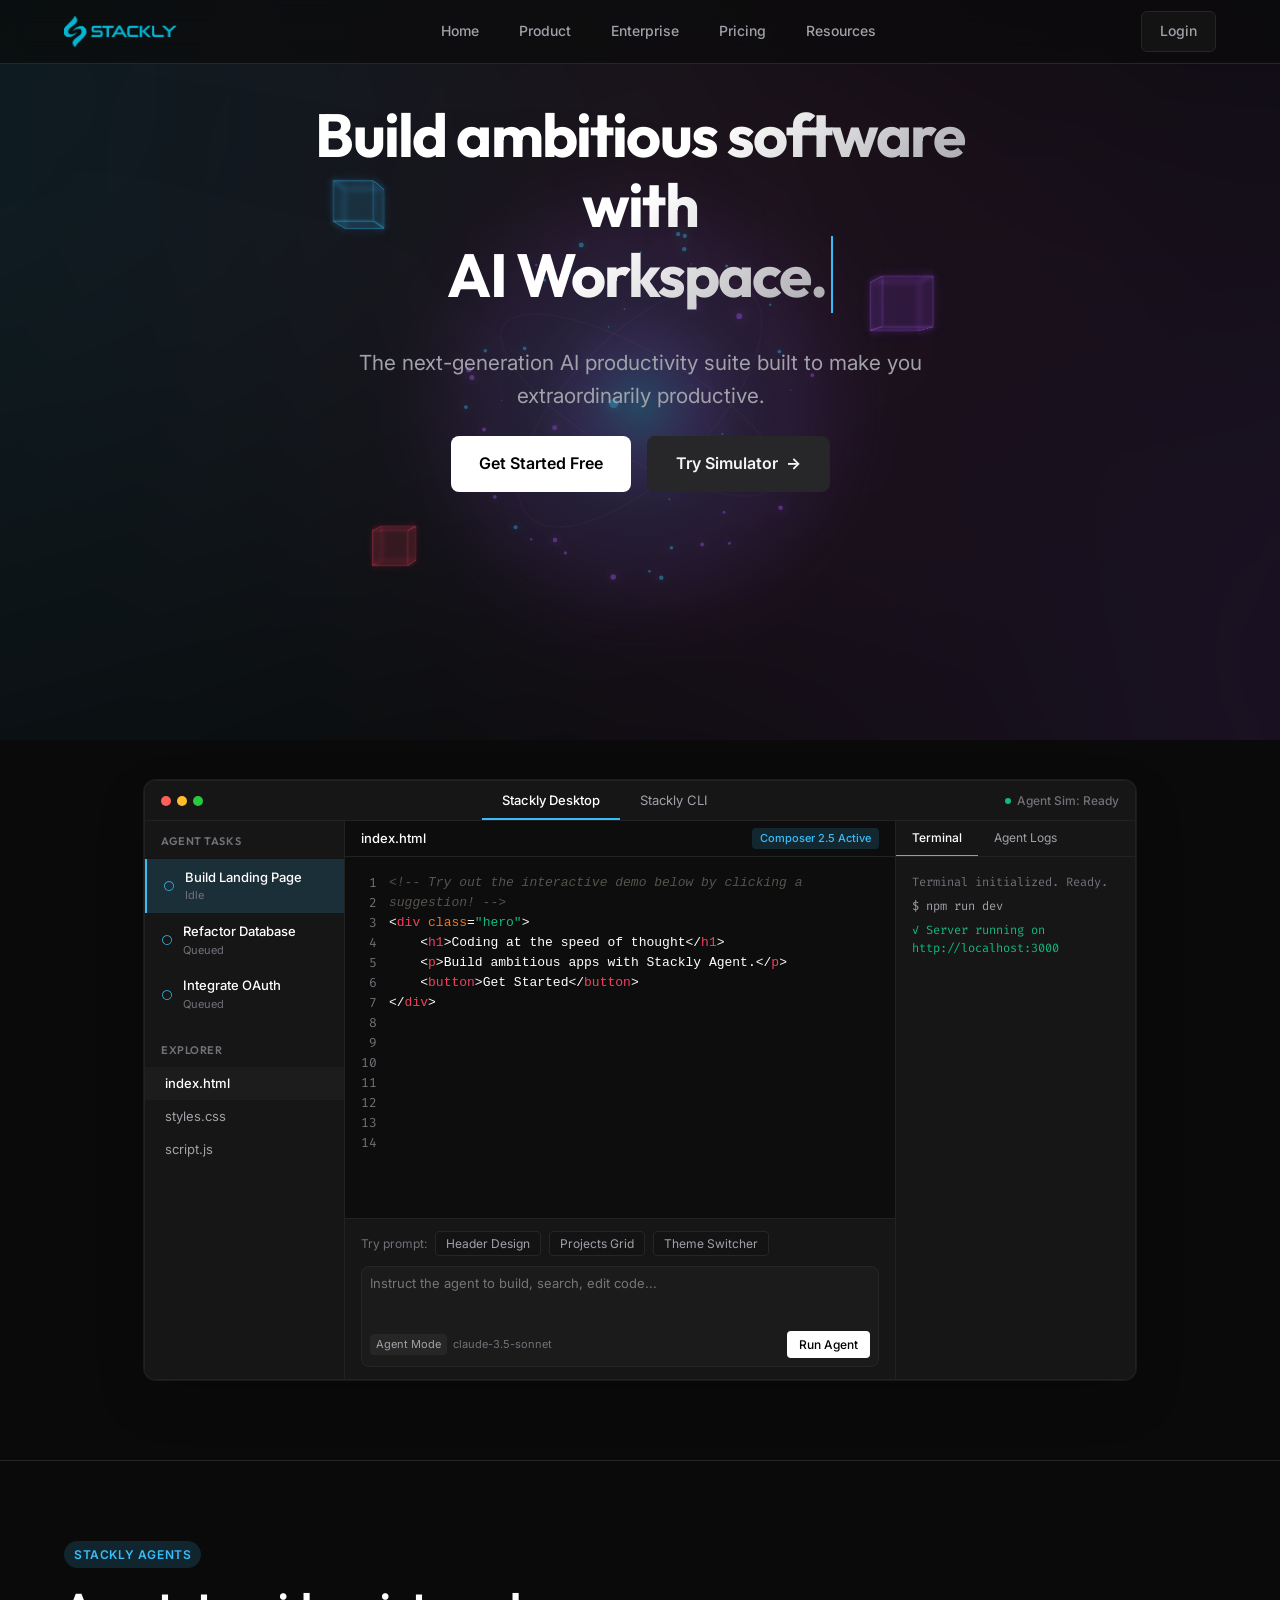
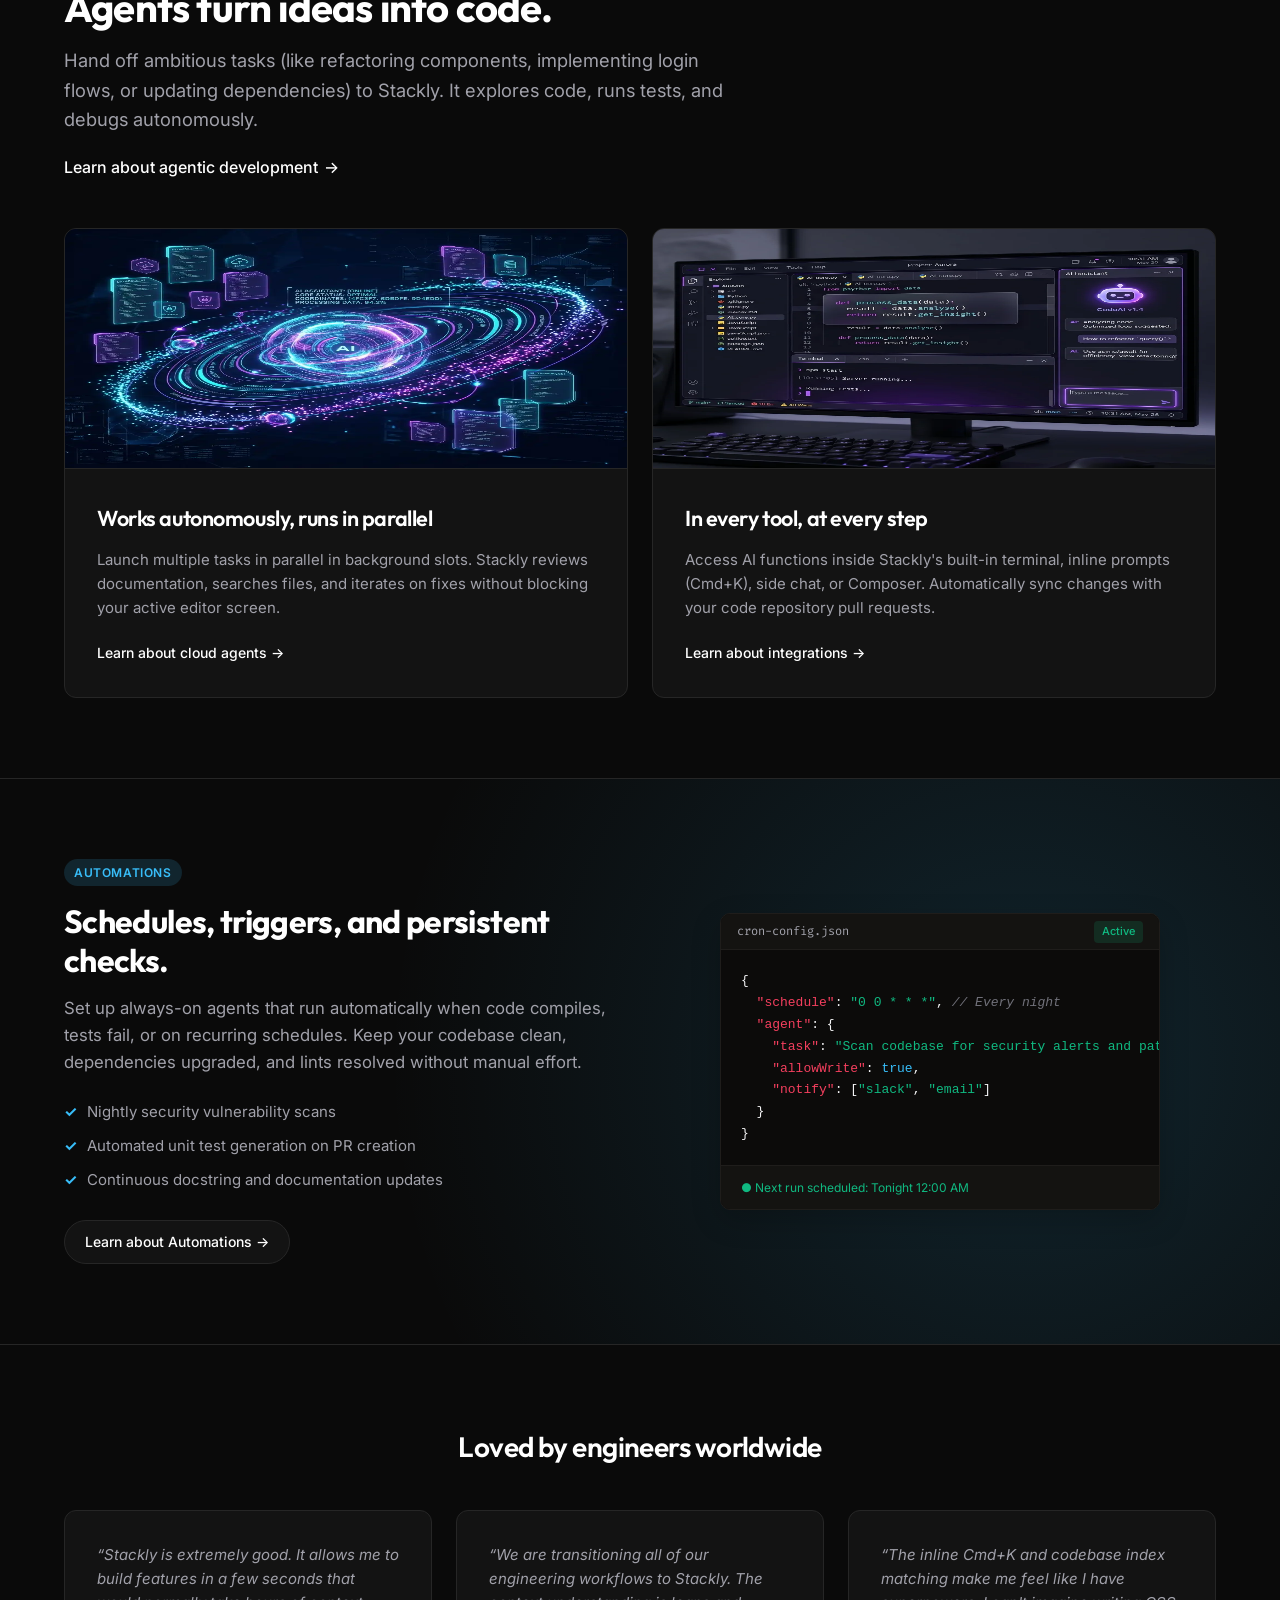
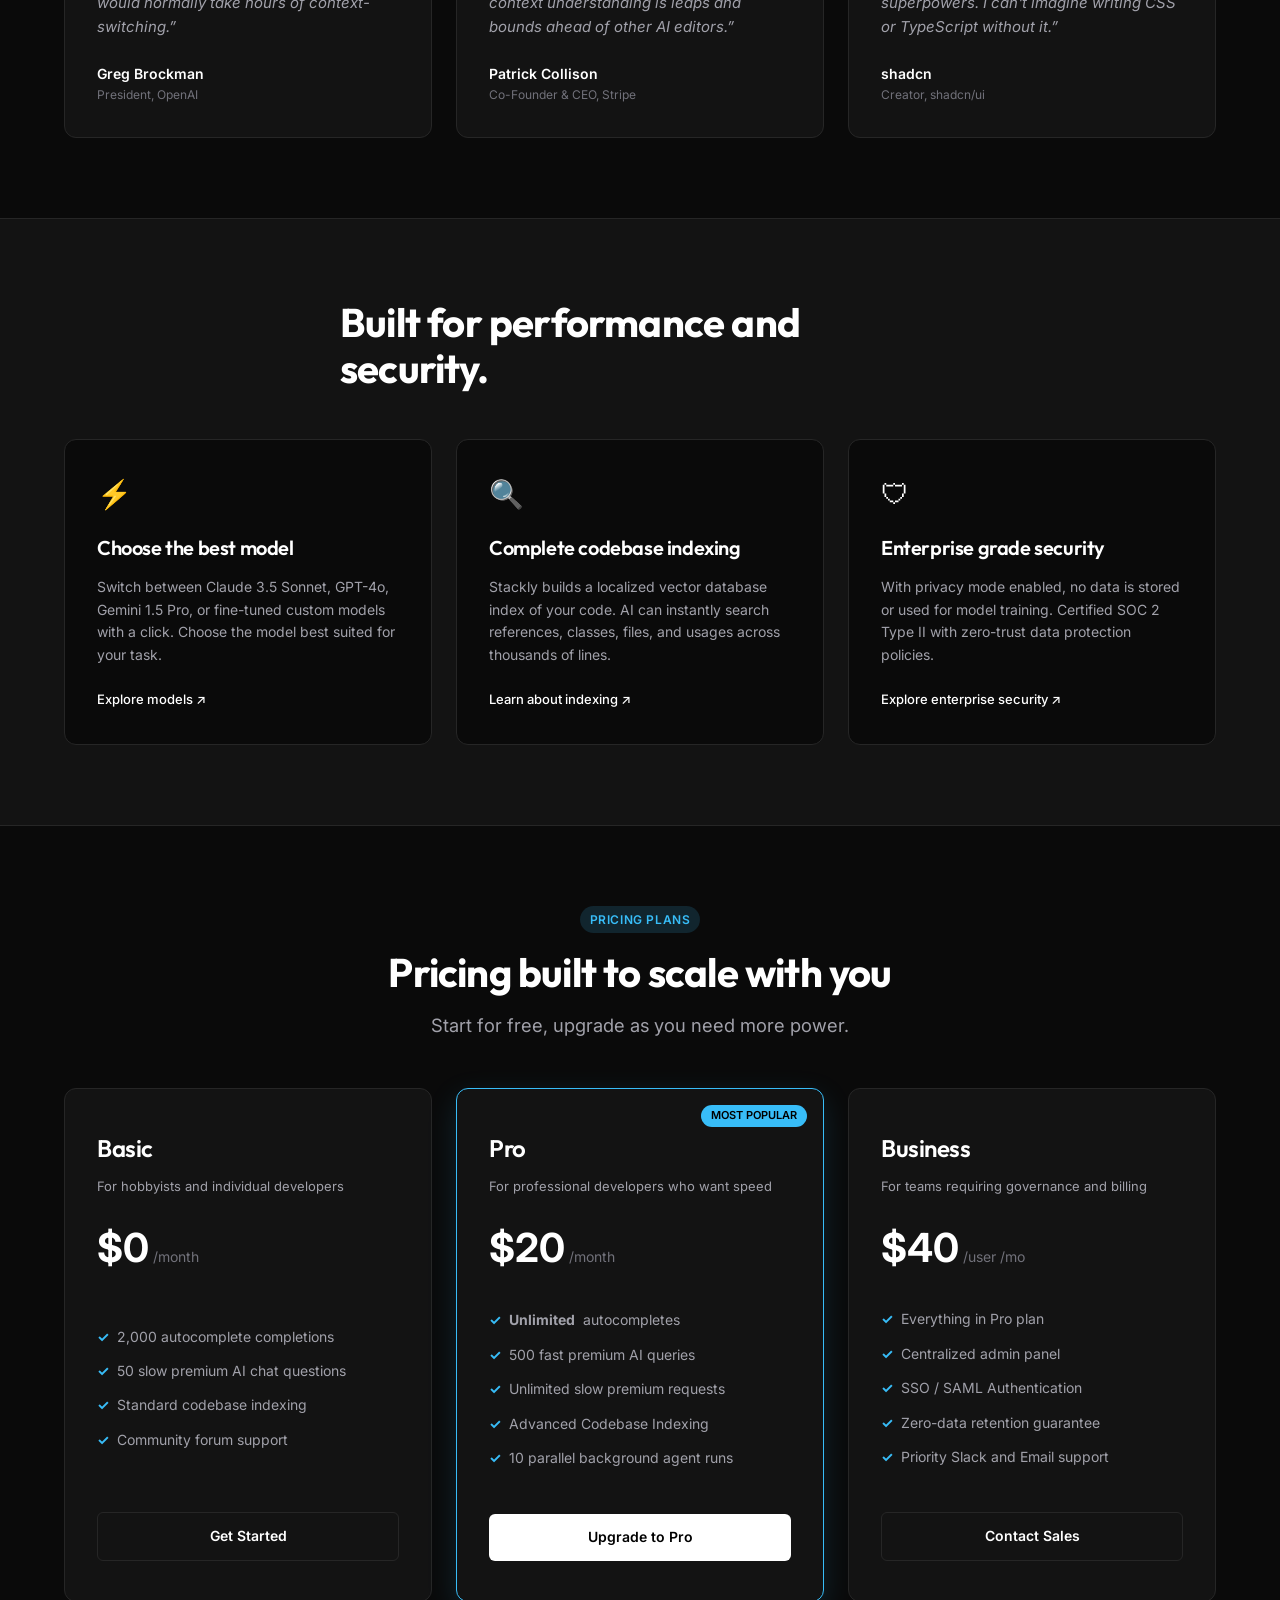
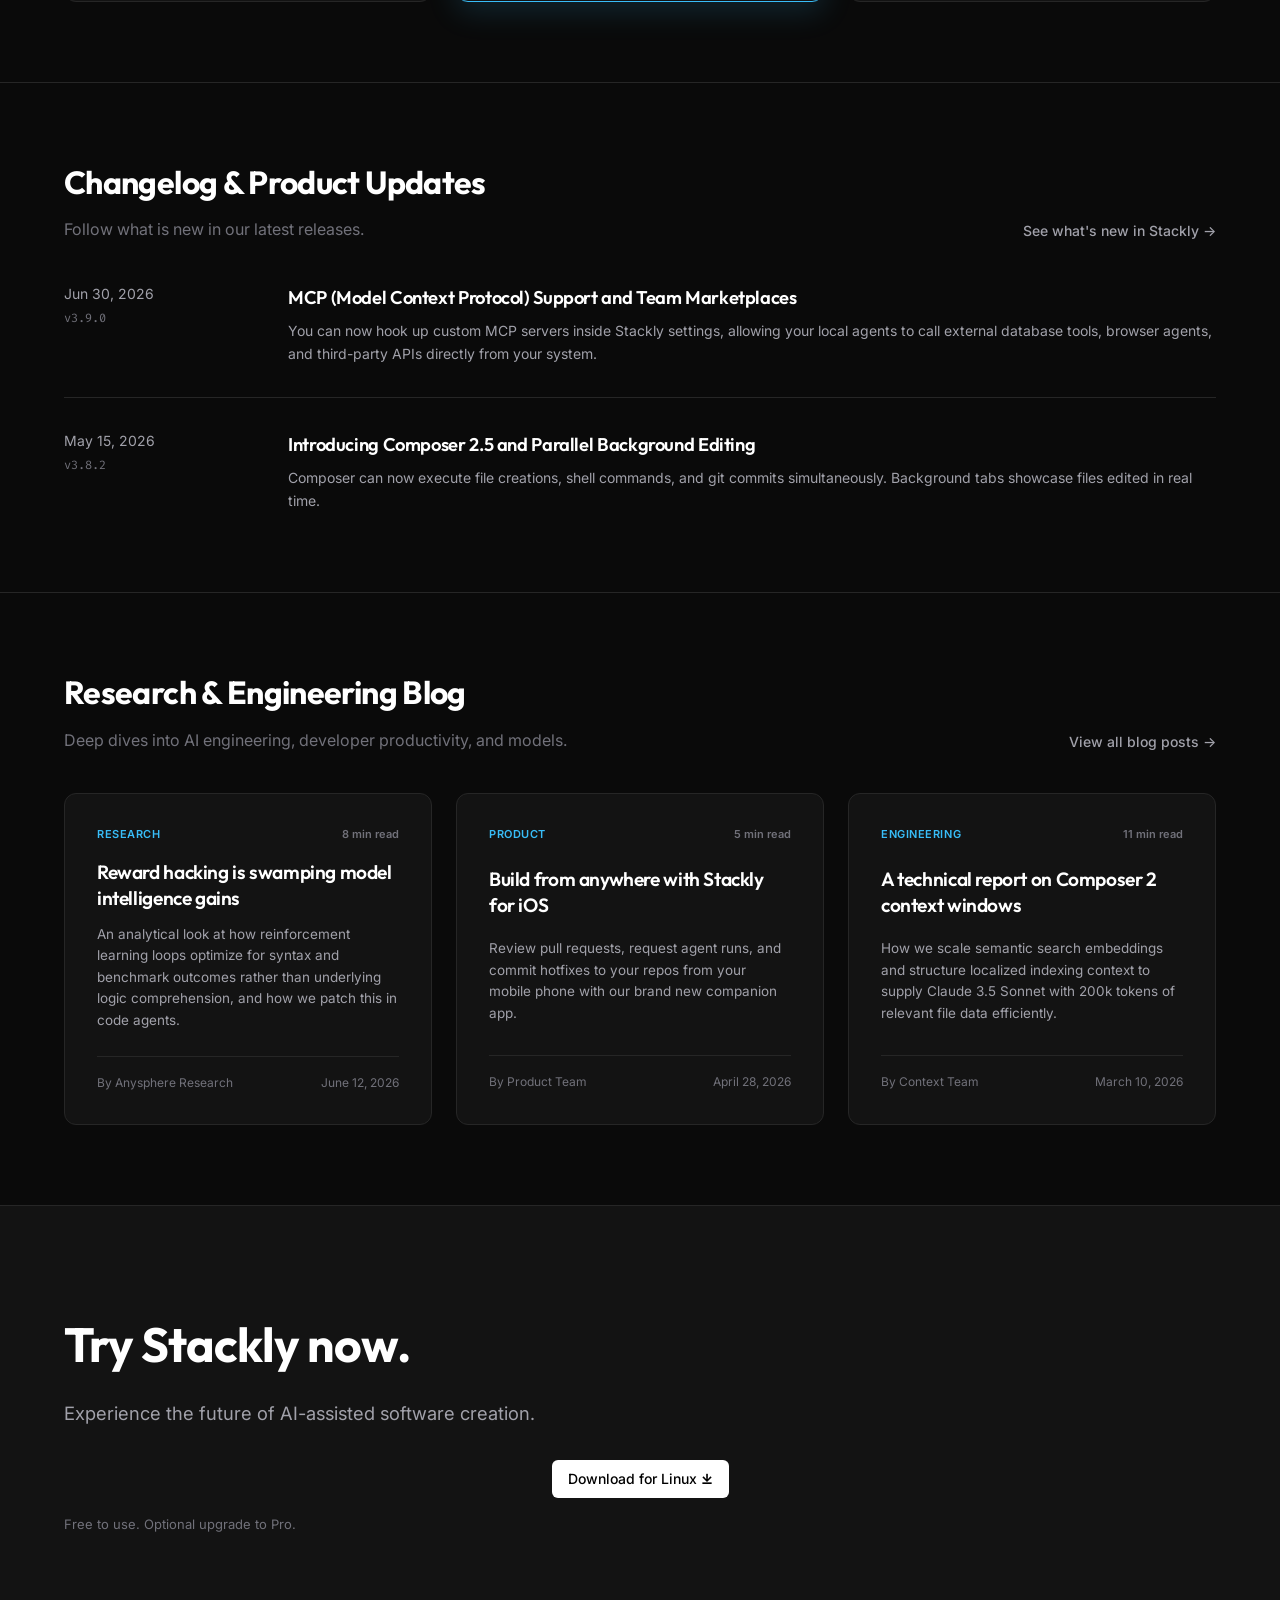
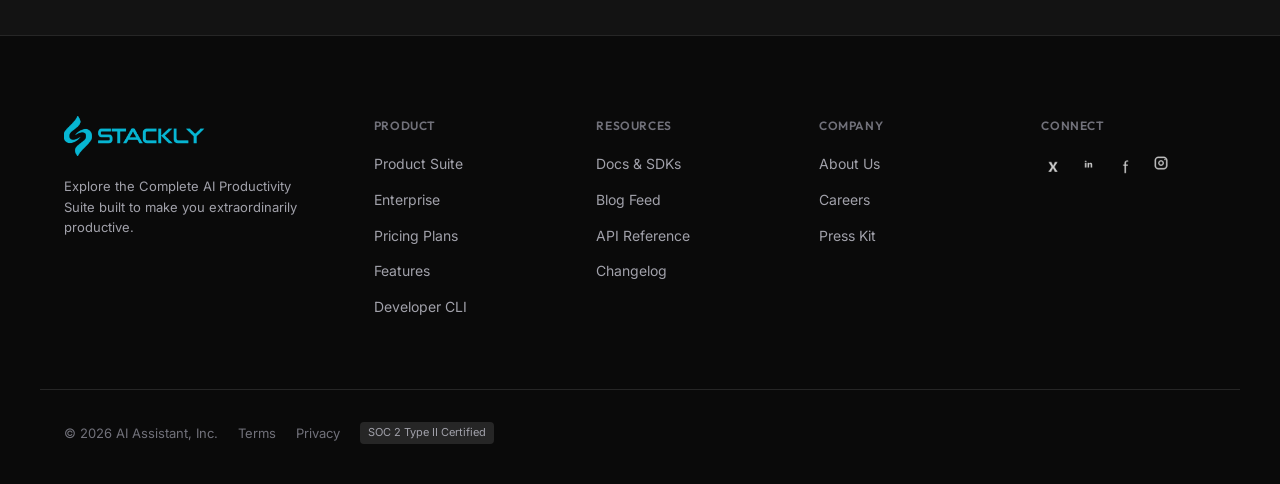
<file: index.html>
<!DOCTYPE html>
<html lang="en" data-theme="dark">
<head>
    <meta charset="UTF-8">
    <meta name="viewport" content="width=device-width, initial-scale=1.0">
    <title>Stackly: AI Assistence</title>
    <meta name="description" content="Built to make you extraordinarily productive, Stackly is the best AI coding agent.">
    
    <!-- Open Graph / Social Media -->
    <meta property="og:title" content="Stackly: AI coding agent">
    <meta property="og:description" content="Built to make you extraordinarily productive, Stackly is the best AI coding agent.">
    <meta property="og:image" content="assets/images/hero_dashboard.webp">
    <meta property="og:url" content="https://stackly.com">
    <meta name="twitter:card" content="summary_large_image">
    
    <!-- Google Fonts -->
    <link rel="preconnect" href="https://fonts.googleapis.com">
    <link rel="preconnect" href="https://fonts.gstatic.com" crossorigin>
    <link href="https://fonts.googleapis.com/css2?family=Fira+Code:wght@400;500&family=Inter:wght@300;400;500;600;700&family=Outfit:wght@400;500;600;700;800&display=swap" rel="stylesheet">
    
    <!-- Stylesheets -->
    <link rel="stylesheet" href="styles.css">
    
    <style>
        /* Center hero text & expand width */
        .hero-section {
            padding-top: 90px !important;
            padding-bottom: 20px !important;
        }

        .hero-layout {
            position: relative !important;
            display: flex !important;
            flex-direction: column !important;
            text-align: center !important;
            align-items: center !important;
            justify-content: center !important;
            gap: 24px !important;
            min-height: 70vh !important;
            padding: 10px 0 30px 0 !important;
        }

        .hero-text-block {
            max-width: 900px !important;
            width: 100% !important;
            display: flex !important;
            flex-direction: column !important;
            align-items: center !important;
            position: relative !important;
            z-index: 5 !important;
        }

        .hero-heading {
            font-size: 3.8rem !important;
            line-height: 1.15 !important;
            max-width: 950px !important;
            width: 100% !important;
            text-align: center !important;
            margin-bottom: 20px !important;
            animation: textFloat 5s ease-in-out infinite alternate !important;
        }

        @keyframes textFloat {
            0% { transform: translateY(0px); }
            100% { transform: translateY(-8px); }
        }

        .hero-subtitle {
            font-size: 1.3rem !important;
            max-width: 700px !important;
            text-align: center !important;
            margin-left: auto !important;
            margin-right: auto !important;
            line-height: 1.6 !important;
            position: relative !important;
        }

        .hero-ctas {
            justify-content: center !important;
            width: 100% !important;
            display: flex !important;
            gap: 16px !important;
            margin-top: 24px !important;
            position: relative !important;
        }

        /* Floating AI Orb positioned behind the text */
        .hero-orb-block {
            position: absolute !important;
            top: 50% !important;
            left: 50% !important;
            transform: translate(-50%, -50%) !important;
            z-index: 1 !important;
            pointer-events: none !important;
            width: 550px !important;
            max-width: 100vw !important;
            height: 550px !important;
            display: flex !important;
            justify-content: center !important;
            align-items: center !important;
            opacity: 0.6 !important;
        }

        .orb-container {
            width: 500px !important;
            max-width: 95vw !important;
            height: 500px !important;
            position: relative !important;
            animation: heroFloat 6s ease-in-out infinite !important;
        }

        #floating-ai-orb {
            width: 100% !important;
            height: 100% !important;
        }

        /* Floating animations for AI Orb & IDE mockup */
        @keyframes heroFloat {
            0% { transform: translateY(0px); }
            50% { transform: translateY(-15px); }
            100% { transform: translateY(0px); }
        }

        .ide-frame {
            animation: heroFloat 8s ease-in-out infinite alternate !important;
        }

        /* Floating 3D Scene */
        .floating-3d-scene {
            position: absolute !important;
            top: 0 !important;
            left: 0 !important;
            width: 100% !important;
            height: 100% !important;
            pointer-events: none !important;
            z-index: 2 !important;
            perspective: 1000px !important;
            overflow: visible !important;
        }

        .cube {
            position: absolute !important;
            width: 40px !important;
            height: 40px !important;
            transform-style: preserve-3d !important;
            animation: rotateCube 15s infinite linear, floatCube 6s infinite ease-in-out alternate !important;
        }

        .cube-1 {
            top: 15% !important;
            left: 10% !important;
            animation-duration: 18s, 6s !important;
        }

        .cube-2 {
            top: 30% !important;
            right: 12% !important;
            width: 50px !important;
            height: 50px !important;
            animation-duration: 22s, 8s !important;
            animation-delay: -2s !important;
        }

        .cube-3 {
            bottom: 25% !important;
            left: 15% !important;
            width: 35px !important;
            height: 35px !important;
            animation-duration: 20s, 7s !important;
            animation-delay: -4s !important;
        }

        .cube .face {
            position: absolute !important;
            width: 100% !important;
            height: 100% !important;
            background: rgba(168, 85, 247, 0.08) !important;
            border: 1px solid rgba(168, 85, 247, 0.35) !important;
            box-shadow: 0 0 12px rgba(168, 85, 247, 0.15) !important;
            backdrop-filter: blur(2px) !important;
            -webkit-backdrop-filter: blur(2px) !important;
        }

        .cube-1 .face { 
            background: rgba(56, 189, 248, 0.08) !important; 
            border-color: rgba(56, 189, 248, 0.35) !important; 
            box-shadow: 0 0 12px rgba(56, 189, 248, 0.15) !important;
        }
        .cube-2 .face { 
            background: rgba(168, 85, 247, 0.08) !important; 
            border-color: rgba(168, 85, 247, 0.35) !important; 
            box-shadow: 0 0 12px rgba(168, 85, 247, 0.15) !important;
        }
        .cube-3 .face { 
            background: rgba(244, 63, 94, 0.08) !important; 
            border-color: rgba(244, 63, 94, 0.3) !important; 
            box-shadow: 0 0 12px rgba(244, 63, 94, 0.12) !important;
        }

        .cube-1 .face:nth-child(1) { transform: rotateY(0deg) translateZ(20px) !important; }
        .cube-1 .face:nth-child(2) { transform: rotateY(180deg) translateZ(20px) !important; }
        .cube-1 .face:nth-child(3) { transform: rotateY(90deg) translateZ(20px) !important; }
        .cube-1 .face:nth-child(4) { transform: rotateY(-90deg) translateZ(20px) !important; }
        .cube-1 .face:nth-child(5) { transform: rotateX(90deg) translateZ(20px) !important; }
        .cube-1 .face:nth-child(6) { transform: rotateX(-90deg) translateZ(20px) !important; }

        .cube-2 .face:nth-child(1) { transform: rotateY(0deg) translateZ(25px) !important; }
        .cube-2 .face:nth-child(2) { transform: rotateY(180deg) translateZ(25px) !important; }
        .cube-2 .face:nth-child(3) { transform: rotateY(90deg) translateZ(25px) !important; }
        .cube-2 .face:nth-child(4) { transform: rotateY(-90deg) translateZ(25px) !important; }
        .cube-2 .face:nth-child(5) { transform: rotateX(90deg) translateZ(25px) !important; }
        .cube-2 .face:nth-child(6) { transform: rotateX(-90deg) translateZ(25px) !important; }

        .cube-3 .face:nth-child(1) { transform: rotateY(0deg) translateZ(17.5px) !important; }
        .cube-3 .face:nth-child(2) { transform: rotateY(180deg) translateZ(17.5px) !important; }
        .cube-3 .face:nth-child(3) { transform: rotateY(90deg) translateZ(17.5px) !important; }
        .cube-3 .face:nth-child(4) { transform: rotateY(-90deg) translateZ(17.5px) !important; }
        .cube-3 .face:nth-child(5) { transform: rotateX(90deg) translateZ(17.5px) !important; }
        .cube-3 .face:nth-child(6) { transform: rotateX(-90deg) translateZ(17.5px) !important; }

        @keyframes rotateCube {
            0% { transform: rotateX(0deg) rotateY(0deg) rotateZ(0deg); }
            100% { transform: rotateX(360deg) rotateY(360deg) rotateZ(360deg); }
        }

        @keyframes floatCube {
            0% { transform: translateY(0px); }
            50% { transform: translateY(-20px); }
            100% { transform: translateY(0px); }
        }

        /* Section Scroll Animations */
        .scroll-section-anim {
            opacity: 0;
            transform: translateY(40px) scale(0.98);
            transition: opacity 0.8s cubic-bezier(0.25, 1, 0.5, 1), transform 0.8s cubic-bezier(0.25, 1, 0.5, 1) !important;
        }

        .scroll-section-anim.visible {
            opacity: 1;
            transform: translateY(0) scale(1) !important;
        }

        /* Gradient Sweep Animation for Hero Buttons */
        .btn-hero-primary, .btn-hero-secondary {
            position: relative !important;
            overflow: hidden !important;
        }

        .btn-hero-primary::after, .btn-hero-secondary::after {
            content: '' !important;
            position: absolute !important;
            top: 0 !important;
            left: -100% !important;
            width: 50% !important;
            height: 100% !important;
            background: linear-gradient(
                90deg,
                rgba(255, 255, 255, 0) 0%,
                rgba(255, 255, 255, 0.4) 50%,
                rgba(255, 255, 255, 0) 100-percent
            ) !important;
            background: linear-gradient(
                90deg,
                rgba(255, 255, 255, 0) 0%,
                rgba(255, 255, 255, 0.4) 50%,
                rgba(255, 255, 255, 0) 100%
            ) !important;
            transform: skewX(-25deg) !important;
            animation: btnShimmer 3s infinite ease-in-out !important;
        }

        .btn-hero-secondary::after {
            background: linear-gradient(
                90deg,
                rgba(168, 85, 247, 0) 0%,
                rgba(168, 85, 247, 0.3) 50%,
                rgba(168, 85, 247, 0) 100%
            ) !important;
        }

        @keyframes btnShimmer {
            0% {
                left: -100%;
            }
            50% {
                left: 150%;
            }
            100% {
                left: 150%;
            }
        }
    </style>
    
    <!-- Favicon -->
    <link rel="shortcut icon" href="https://stackly.com/marketing-static/favicon.ico">
</head>
<body>
    <!-- Navigation Header -->
    <header id="site-header" class="site-header">
        <div class="nav-container">
            <!-- Brand Logo -->
            <a href="index.html" class="brand-logo" id="nav-logo-link">
                <img src="assets/logo (10).webp" alt="AI Assistant Logo" class="logo-img">
            </a>
            
            <!-- Mid Navigation Links -->
            <nav class="main-navigation" id="main-navigation">
                <ul class="nav-list">
                    <li class="nav-item">
                        <a href="index.html" class="nav-link">Home</a>
                    </li>
                    <li class="nav-item">
                        <a href="product.html" class="nav-link">Product</a>
                    </li>
                    <li class="nav-item">
                        <a href="enterprise.html" class="nav-link">Enterprise</a>
                    </li>
                    <li class="nav-item">
                        <a href="pricing.html" class="nav-link">Pricing</a>
                    </li>
                    <li class="nav-item">
                        <a href="resources.html" class="nav-link">Resources</a>
                    </li>
                </ul>
            </nav>
            
            <!-- Right Actions (Sign In) -->
            <div class="header-actions">
                <a href="login.html" class="btn-signin nav-login-btn" id="btn-signin">Login</a>
                
                <!-- Mobile Navigation Toggle -->
                <button class="mobile-menu-toggle" aria-label="Toggle Navigation" id="mobile-menu-toggle">
                    <svg class="menu-open-icon" fill="none" viewBox="0 0 24 24" stroke="currentColor">
                        <path stroke-linecap="round" stroke-linejoin="round" stroke-width="1.5" d="M3.75 6.75h16.5M3.75 12h16.5m-16.5 5.25h16.5" />
                    </svg>
                    <svg class="menu-close-icon hidden" fill="none" viewBox="0 0 24 24" stroke="currentColor">
                        <path stroke-linecap="round" stroke-linejoin="round" stroke-width="1.5" d="M6 18L18 6M6 6l12 12" />
                    </svg>
                </button>
            </div>
        </div>
        
        <!-- Mobile Dropdown Menu -->
        <div class="mobile-dropdown hidden" id="mobile-dropdown-menu">
            <nav class="mobile-nav">
                <ul class="mobile-nav-list">
                    <li><a href="index.html" class="mobile-nav-link">Home</a></li>
                    <li><a href="product.html" class="mobile-nav-link">Product</a></li>
                    <li><a href="enterprise.html" class="mobile-nav-link">Enterprise</a></li>
                    <li><a href="pricing.html" class="mobile-nav-link">Pricing</a></li>
                    <li><a href="resources.html" class="mobile-nav-link">Resources</a></li>
                    <li><a href="login.html" class="mobile-nav-link mobile-login-cta">Login</a></li>
                </ul>
            </nav>
        </div>
    </header>
 
    <main id="main-content">
        <!-- Hero Section -->
        <section class="hero-section aurora-section">
            <div class="aurora-bg"></div>
            <div class="hero-container">
                <div class="hero-layout">
                    <!-- Floating 3D Scene -->
                    <div class="floating-3d-scene">
                        <div class="cube cube-1">
                            <div class="face"></div>
                            <div class="face"></div>
                            <div class="face"></div>
                            <div class="face"></div>
                            <div class="face"></div>
                            <div class="face"></div>
                        </div>
                        <div class="cube cube-2">
                            <div class="face"></div>
                            <div class="face"></div>
                            <div class="face"></div>
                            <div class="face"></div>
                            <div class="face"></div>
                            <div class="face"></div>
                        </div>
                        <div class="cube cube-3">
                            <div class="face"></div>
                            <div class="face"></div>
                            <div class="face"></div>
                            <div class="face"></div>
                            <div class="face"></div>
                            <div class="face"></div>
                        </div>
                    </div>

                    <div class="hero-text-block">
                        <h1 class="hero-heading">Build ambitious software with <br><span class="typing-text" data-words="AI Workspace.,Smart Chat.,AI Code Gen.,Workflow Automation."></span></h1>
                        <p class="hero-subtitle">The next-generation AI productivity suite built to make you extraordinarily productive.</p>
                        <div class="hero-ctas">
                            <a href="404.html" class="btn-hero-primary">Get Started Free</a>
                            <a href="404.html" class="btn-hero-secondary">Try Simulator <span class="btn-icon">→</span></a>
                        </div>
                    </div>
                    <div class="hero-orb-block">
                        <div class="orb-container">
                            <div class="orb-glow-backdrop"></div>
                            <canvas id="floating-ai-orb"></canvas>
                        </div>
                    </div>
                </div>
            </div>
        </section>

        <!-- Interactive IDE/Editor Mockup Simulation Section -->
        <section class="ide-demo-section" id="ide-demo">
            <div class="ide-demo-container">
                <div class="ide-frame">
                    <!-- Title Bar / Chrome Header -->
                    <div class="ide-titlebar">
                        <div class="window-controls">
                            <span class="dot red"></span>
                            <span class="dot yellow"></span>
                            <span class="dot green"></span>
                        </div>
                        <div class="tabs-container">
                            <button class="ide-tab active" id="tab-desktop-btn" data-target="ide-desktop-pane">
                                Stackly Desktop
                            </button>
                            <button class="ide-tab" id="tab-cli-btn" data-target="ide-cli-pane">
                                Stackly CLI
                            </button>
                        </div>
                        <div class="ide-status-pill">
                            <span class="pulse-indicator"></span>
                            Agent Sim: Ready
                        </div>
                    </div>
                    
                    <!-- Main Body Interface -->
                    <div class="ide-body">
                        <!-- Desktop Workspace View -->
                        <div class="ide-pane active" id="ide-desktop-pane">
                            <div class="workspace-layout">
                                <!-- Sidebar Files List -->
                                <aside class="ide-sidebar">
                                    <div class="sidebar-section">
                                        <div class="sidebar-title">Agent Tasks</div>
                                        <div class="task-rows">
                                            <div class="task-row active" id="task-sidebar-landing">
                                                <div class="task-icon"><svg width="12" height="12" fill="currentColor" viewBox="0 0 256 256"><path d="M128,24A104,104,0,1,0,232,128,104.11,104.11,0,0,0,128,24Zm0,192a88,88,0,1,1,88-88A88.1,88.1,0,0,1,128,216Z"></path></svg></div>
                                                <div class="task-details">
                                                    <div class="task-name">Build Landing Page</div>
                                                    <div class="task-status" id="task-status-lbl">Idle</div>
                                                </div>
                                            </div>
                                            <div class="task-row">
                                                <div class="task-icon"><svg width="12" height="12" fill="currentColor" viewBox="0 0 256 256"><path d="M128,24A104,104,0,1,0,232,128,104.11,104.11,0,0,0,128,24Zm0,192a88,88,0,1,1,88-88A88.1,88.1,0,0,1,128,216Z"></path></svg></div>
                                                <div class="task-details">
                                                    <div class="task-name">Refactor Database</div>
                                                    <div class="task-status">Queued</div>
                                                </div>
                                            </div>
                                            <div class="task-row">
                                                <div class="task-icon"><svg width="12" height="12" fill="currentColor" viewBox="0 0 256 256"><path d="M128,24A104,104,0,1,0,232,128,104.11,104.11,0,0,0,128,24Zm0,192a88,88,0,1,1,88-88A88.1,88.1,0,0,1,128,216Z"></path></svg></div>
                                                <div class="task-details">
                                                    <div class="task-name">Integrate OAuth</div>
                                                    <div class="task-status">Queued</div>
                                                </div>
                                            </div>
                                        </div>
                                    </div>
                                    
                                    <div class="sidebar-section file-explorer">
                                        <div class="sidebar-title">Explorer</div>
                                        <ul class="file-list">
                                            <li class="file-item file-html selected">index.html</li>
                                            <li class="file-item file-css">styles.css</li>
                                            <li class="file-item file-js">script.js</li>
                                        </ul>
                                    </div>
                                </aside>
                                
                                <!-- Editor Workspace Center Panel -->
                                <div class="ide-editor-area">
                                    <div class="editor-header">
                                        <span class="active-tab-file">index.html</span>
                                        <span class="editor-mode-badge">Composer 2.5 Active</span>
                                    </div>
                                    <!-- Editor Window with lines -->
                                    <div class="editor-window">
                                        <div class="line-numbers" id="editor-line-numbers">
                                            <div>1</div><div>2</div><div>3</div><div>4</div><div>5</div><div>6</div><div>7</div><div>8</div><div>9</div><div>10</div><div>11</div><div>12</div><div>13</div><div>14</div>
                                        </div>
                                        <pre class="code-output" id="editor-code-output"><code><span class="code-comment">&lt;!-- Try out the interactive demo below by clicking a suggestion! --&gt;</span>
&lt;<span class="code-tag">div</span> <span class="code-attr">class</span>=<span class="code-str">"hero"</span>&gt;
    &lt;<span class="code-tag">h1</span>&gt;Coding at the speed of thought&lt;/<span class="code-tag">h1</span>&gt;
    &lt;<span class="code-tag">p</span>&gt;Build ambitious apps with Stackly Agent.&lt;/<span class="code-tag">p</span>&gt;
    &lt;<span class="code-tag">button</span>&gt;Get Started&lt;/<span class="code-tag">button</span>&gt;
&lt;/<span class="code-div">div</span>&gt;</code></pre>
                                    </div>
                                    
                                    <!-- Interactive Controller UI at Bottom of IDE -->
                                    <div class="editor-interactive-panel">
                                        <!-- Task Suggestions -->
                                        <div class="suggestions-row">
                                            <span class="suggest-label">Try prompt:</span>
                                            <button class="suggest-btn" data-prompt="Build a glassmorphism landing page header">Header Design</button>
                                            <button class="suggest-btn" data-prompt="Add responsive grid layout for projects">Projects Grid</button>
                                            <button class="suggest-btn" data-prompt="Create an interactive dark theme switcher">Theme Switcher</button>
                                        </div>
                                        
                                        <!-- Prompt Input Bar -->
                                        <div class="prompt-input-wrapper">
                                            <textarea class="prompt-textarea" placeholder="Instruct the agent to build, search, edit code..." id="sim-prompt-input"></textarea>
                                            <div class="prompt-controls">
                                                <div class="model-select">
                                                    <span class="model-badge">Agent Mode</span>
                                                    <span class="model-name">claude-3.5-sonnet</span>
                                                </div>
                                                <button class="prompt-submit-btn" id="sim-submit-btn">Run Agent</button>
                                            </div>
                                        </div>
                                    </div>
                                </div>
                                
                                <!-- Side Panel (Terminal, Web preview, or Task details) -->
                                <aside class="ide-terminal-panel">
                                    <div class="panel-header">
                                        <span class="panel-tab active">Terminal</span>
                                        <span class="panel-tab">Agent Logs</span>
                                    </div>
                                    <div class="terminal-body" id="ide-terminal-body">
                                        <div class="term-line system">Terminal initialized. Ready.</div>
                                        <div class="term-line">$ npm run dev</div>
                                        <div class="term-line success">✓ Server running on http://localhost:3000</div>
                                    </div>
                                </aside>
                            </div>
                        </div>
                        
                        <!-- CLI Workspace View -->
                        <div class="ide-pane" id="ide-cli-pane">
                            <div class="cli-workspace">
                                <div class="cli-header">
                                    <span class="cli-title">stackly-cli - sh - 80×24</span>
                                </div>
                                <div class="cli-body" id="cli-output">
                                    <div class="cli-line">Microsoft Windows [Version 10.0.22631]</div>
                                    <div class="cli-line">(c) Microsoft Corporation. All rights reserved.</div>
                                    <div class="cli-line">&nbsp;</div>
                                    <div class="cli-line">C:\Projects\my-app&gt; curl -fsSL https://stackly.com/install.sh | sh</div>
                                    <div class="cli-line info">Downloading Stackly CLI...</div>
                                    <div class="cli-line progress">[========================================>] 100% (4.2 MB)</div>
                                    <div class="cli-line success">Stackly CLI successfully installed!</div>
                                    <div class="cli-line">&nbsp;</div>
                                    <div class="cli-line">C:\Projects\my-app&gt; stackly --agent "Create a nextjs component that fetches stock prices"</div>
                                    <div class="cli-line warning">→ Initializing Stackly Agent in C:\Projects\my-app...</div>
                                    <div class="cli-line">Type "stackly --help" to view options. Run prompts directly to invoke.</div>
                                </div>
                            </div>
                        </div>
                    </div>
                </div>
            </div>
        </section>

        <!-- Feature Pillar Sections -->
        <section class="features-overview" id="agents">
            <div class="container section-container">
                <div class="feature-headline-block">
                    <span class="badge-accent">Stackly Agents</span>
                    <h2 class="section-title">Agents turn ideas into code.</h2>
                    <p class="section-subtitle font-sans">Hand off ambitious tasks (like refactoring components, implementing login flows, or updating dependencies) to Stackly. It explores code, runs tests, and debugs autonomously.</p>
                    <a href="404.html" class="link-arrow">Learn about agentic development <span class="arrow">→</span></a>
                </div>
                
                <div class="feature-grid">
                    <!-- Feature Card 1 -->
                    <div class="feature-card glass-panel animate-on-scroll">
                        <div class="card-image-box">
                            <img src="assets/images/ai_assistant_hud.webp" alt="Autonomous Workflow" class="card-img">
                        </div>
                        <div class="card-content">
                            <h3 class="card-title">Works autonomously, runs in parallel</h3>
                            <p class="card-text">Launch multiple tasks in parallel in background slots. Stackly reviews documentation, searches files, and iterates on fixes without blocking your active editor screen.</p>
                            <a href="404.html" class="card-link">Learn about cloud agents →</a>
                        </div>
                    </div>
                    
                    <!-- Feature Card 2 -->
                    <div class="feature-card glass-panel animate-on-scroll">
                        <div class="card-image-box">
                            <img src="assets/images/coding_workspace.webp" alt="IDE tools integration" class="card-img">
                        </div>
                        <div class="card-content">
                            <h3 class="card-title">In every tool, at every step</h3>
                            <p class="card-text">Access AI functions inside Stackly's built-in terminal, inline prompts (Cmd+K), side chat, or Composer. Automatically sync changes with your code repository pull requests.</p>
                            <a href="404.html" class="card-link">Learn about integrations →</a>
                        </div>
                    </div>
                </div>
            </div>
        </section>

        <!-- Secondary Automations Section -->
        <section class="automations-section" id="automations">
            <div class="container">
                <div class="automations-layout">
                    <div class="automations-text animate-on-scroll">
                        <span class="badge-accent">Automations</span>
                        <h2 class="section-title-sm">Schedules, triggers, and persistent checks.</h2>
                        <p class="section-paragraph">Set up always-on agents that run automatically when code compiles, tests fail, or on recurring schedules. Keep your codebase clean, dependencies upgraded, and lints resolved without manual effort.</p>
                        <ul class="check-list">
                            <li><span class="check-mark">✓</span> Nightly security vulnerability scans</li>
                            <li><span class="check-mark">✓</span> Automated unit test generation on PR creation</li>
                            <li><span class="check-mark">✓</span> Continuous docstring and documentation updates</li>
                        </ul>
                        <a href="404.html" class="btn-link-pill">Learn about Automations →</a>
                    </div>
                    
                    <!-- Simulated Code automation block (Mock UI) -->
                    <div class="automations-mockup-container animate-on-scroll">
                        <div class="automations-card">
                            <div class="mockup-header">
                                <span class="mockup-title">cron-config.json</span>
                                <span class="badge-active">Active</span>
                            </div>
                            <pre class="mockup-code"><code>{
  <span class="json-key">"schedule"</span>: <span class="json-str">"0 0 * * *"</span>, <span class="json-comment">// Every night</span>
  <span class="json-key">"agent"</span>: {
    <span class="json-key">"task"</span>: <span class="json-str">"Scan codebase for security alerts and patch packages"</span>,
    <span class="json-key">"allowWrite"</span>: <span class="json-bool">true</span>,
    <span class="json-key">"notify"</span>: [<span class="json-str">"slack"</span>, <span class="json-str">"email"</span>]
  }
}</code></pre>
                            <div class="mockup-footer-action">
                                <span class="log-status success">● Next run scheduled: Tonight 12:00 AM</span>
                            </div>
                        </div>
                    </div>
                </div>
            </div>
        </section>
 
        <!-- Social Proof / Quotes Testimonials -->
        <section class="testimonials-section">
            <div class="container">
                <h3 class="testimonials-heading">Loved by engineers worldwide</h3>
                <div class="testimonials-grid">
                    <!-- Quote 1 -->
                    <blockquote class="testimonial-card">
                        <p class="quote-text">“Stackly is extremely good. It allows me to build features in a few seconds that would normally take hours of context-switching.”</p>
                        <cite class="quote-author">
                            <span class="author-name">Greg Brockman</span>
                            <span class="author-title">President, OpenAI</span>
                        </cite>
                    </blockquote>
                    
                    <!-- Quote 2 -->
                    <blockquote class="testimonial-card">
                        <p class="quote-text">“We are transitioning all of our engineering workflows to Stackly. The context understanding is leaps and bounds ahead of other AI editors.”</p>
                        <cite class="quote-author">
                            <span class="author-name">Patrick Collison</span>
                            <span class="author-title">Co-Founder & CEO, Stripe</span>
                        </cite>
                    </blockquote>
                    
                    <!-- Quote 3 -->
                    <blockquote class="testimonial-card">
                        <p class="quote-text">“The inline Cmd+K and codebase index matching make me feel like I have superpowers. I can't imagine writing CSS or TypeScript without it.”</p>
                        <cite class="quote-author">
                            <span class="author-name">shadcn</span>
                            <span class="author-title">Creator, shadcn/ui</span>
                        </cite>
                    </blockquote>
                </div>
            </div>
        </section>
 
        <!-- Stay on Frontier (Feature details) -->
        <section class="frontier-section" id="enterprise">
            <div class="container">
                <div class="frontier-intro">
                    <h2 class="section-title text-center">Built for performance and security.</h2>
                </div>
                
                <div class="frontier-grid">
                    <!-- Item 1 -->
                    <div class="frontier-card">
                        <div class="frontier-icon">⚡</div>
                        <h3 class="frontier-card-title">Choose the best model</h3>
                        <p class="frontier-card-desc">Switch between Claude 3.5 Sonnet, GPT-4o, Gemini 1.5 Pro, or fine-tuned custom models with a click. Choose the model best suited for your task.</p>
                        <a href="404.html" class="frontier-link">Explore models ↗</a>
                    </div>
                    
                    <!-- Item 2 -->
                    <div class="frontier-card">
                        <div class="frontier-icon">🔍</div>
                        <h3 class="frontier-card-title">Complete codebase indexing</h3>
                        <p class="frontier-card-desc">Stackly builds a localized vector database index of your code. AI can instantly search references, classes, files, and usages across thousands of lines.</p>
                        <a href="404.html" class="frontier-link">Learn about indexing ↗</a>
                    </div>
                    
                    <!-- Item 3 -->
                    <div class="frontier-card">
                        <div class="frontier-icon">🛡</div>
                        <h3 class="frontier-card-title">Enterprise grade security</h3>
                        <p class="frontier-card-desc">With privacy mode enabled, no data is stored or used for model training. Certified SOC 2 Type II with zero-trust data protection policies.</p>
                        <a href="404.html" class="frontier-link">Explore enterprise security ↗</a>
                    </div>
                </div>
            </div>
        </section>
 
        <!-- Pricing Overview Section -->
        <section class="pricing-section" id="pricing">
            <div class="container">
                <div class="pricing-header">
                    <span class="badge-accent">Pricing Plans</span>
                    <h2 class="section-title text-center">Pricing built to scale with you</h2>
                    <p class="section-subtitle text-center">Start for free, upgrade as you need more power.</p>
                </div>
                
                <div class="pricing-grid">
                    <!-- Plan 1: Free -->
                    <div class="pricing-card glass-panel">
                        <div class="pricing-card-header">
                            <h3 class="plan-name">Basic</h3>
                            <p class="plan-desc">For hobbyists and individual developers</p>
                            <div class="plan-price"><span class="price-val">$0</span><span class="price-freq">/month</span></div>
                        </div>
                        <ul class="plan-features">
                            <li><span class="feat-check">✓</span> 2,000 autocomplete completions</li>
                            <li><span class="feat-check">✓</span> 50 slow premium AI chat questions</li>
                            <li><span class="feat-check">✓</span> Standard codebase indexing</li>
                            <li><span class="feat-check">✓</span> Community forum support</li>
                        </ul>
                        <a href="404.html" class="btn-plan-action">Get Started</a>
                    </div>
                    
                    <!-- Plan 2: Pro -->
                    <div class="pricing-card glass-panel popular">
                        <div class="popular-badge">Most Popular</div>
                        <div class="pricing-card-header">
                            <h3 class="plan-name">Pro</h3>
                            <p class="plan-desc">For professional developers who want speed</p>
                            <div class="plan-price"><span class="price-val">$20</span><span class="price-freq">/month</span></div>
                        </div>
                        <ul class="plan-features">
                            <li><span class="feat-check">✓</span> <strong>Unlimited</strong> autocompletes</li>
                            <li><span class="feat-check">✓</span> 500 fast premium AI queries</li>
                            <li><span class="feat-check">✓</span> Unlimited slow premium requests</li>
                            <li><span class="feat-check">✓</span> Advanced Codebase Indexing</li>
                            <li><span class="feat-check">✓</span> 10 parallel background agent runs</li>
                        </ul>
                        <a href="404.html" class="btn-plan-action primary">Upgrade to Pro</a>
                    </div>
                    
                    <!-- Plan 3: Business -->
                    <div class="pricing-card glass-panel">
                        <div class="pricing-card-header">
                            <h3 class="plan-name">Business</h3>
                            <p class="plan-desc">For teams requiring governance and billing</p>
                            <div class="plan-price"><span class="price-val">$40</span><span class="price-freq">/user /mo</span></div>
                        </div>
                        <ul class="plan-features">
                            <li><span class="feat-check">✓</span> Everything in Pro plan</li>
                            <li><span class="feat-check">✓</span> Centralized admin panel</li>
                            <li><span class="feat-check">✓</span> SSO / SAML Authentication</li>
                            <li><span class="feat-check">✓</span> Zero-data retention guarantee</li>
                            <li><span class="feat-check">✓</span> Priority Slack and Email support</li>
                        </ul>
                        <a href="404.html" class="btn-plan-action">Contact Sales</a>
                    </div>
                </div>
            </div>
        </section>
 
        <!-- Changelog & Research Grid -->
        <section class="changelog-section" id="changelog">
            <div class="container">
                <div class="changelog-header-row">
                    <div>
                        <h2 class="section-title-sm">Changelog & Product Updates</h2>
                        <p class="section-paragraph-muted">Follow what is new in our latest releases.</p>
                    </div>
                    <a href="404.html" class="btn-secondary-link">See what's new in Stackly →</a>
                </div>
                
                <div class="changelog-list">
                    <!-- Release Item 1 -->
                    <div class="changelog-item">
                        <div class="changelog-meta">
                            <span class="changelog-date">Jun 30, 2026</span>
                            <span class="changelog-ver">v3.9.0</span>
                        </div>
                        <div class="changelog-content">
                            <h4 class="changelog-title">MCP (Model Context Protocol) Support and Team Marketplaces</h4>
                            <p class="changelog-desc">You can now hook up custom MCP servers inside Stackly settings, allowing your local agents to call external database tools, browser agents, and third-party APIs directly from your system.</p>
                        </div>
                    </div>
                    
                    <!-- Release Item 2 -->
                    <div class="changelog-item">
                        <div class="changelog-meta">
                            <span class="changelog-date">May 15, 2026</span>
                            <span class="changelog-ver">v3.8.2</span>
                        </div>
                        <div class="changelog-content">
                            <h4 class="changelog-title">Introducing Composer 2.5 and Parallel Background Editing</h4>
                            <p class="changelog-desc">Composer can now execute file creations, shell commands, and git commits simultaneously. Background tabs showcase files edited in real time.</p>
                        </div>
                    </div>
                </div>
            </div>
        </section>
 
        <!-- Blog Grid Section -->
        <section class="blog-section" id="blog">
            <div class="container">
                <div class="blog-header-row">
                    <div>
                        <h2 class="section-title-sm">Research & Engineering Blog</h2>
                        <p class="section-paragraph-muted">Deep dives into AI engineering, developer productivity, and models.</p>
                    </div>
                    <a href="404.html" class="btn-secondary-link">View all blog posts →</a>
                </div>
                
                <div class="blog-grid">
                    <!-- Post 1 -->
                    <article class="blog-card">
                        <div class="blog-card-meta">
                            <span class="blog-tag">Research</span>
                            <span class="blog-readtime">8 min read</span>
                        </div>
                        <h3 class="blog-card-title">Reward hacking is swamping model intelligence gains</h3>
                        <p class="blog-card-preview">An analytical look at how reinforcement learning loops optimize for syntax and benchmark outcomes rather than underlying logic comprehension, and how we patch this in code agents.</p>
                        <div class="blog-card-footer">
                            <span class="blog-author">By Anysphere Research</span>
                            <span class="blog-date">June 12, 2026</span>
                        </div>
                    </article>
                    
                    <!-- Post 2 -->
                    <article class="blog-card">
                        <div class="blog-card-meta">
                            <span class="blog-tag">Product</span>
                            <span class="blog-readtime">5 min read</span>
                        </div>
                        <h3 class="blog-card-title">Build from anywhere with Stackly for iOS</h3>
                        <p class="blog-card-preview">Review pull requests, request agent runs, and commit hotfixes to your repos from your mobile phone with our brand new companion app.</p>
                        <div class="blog-card-footer">
                            <span class="blog-author">By Product Team</span>
                            <span class="blog-date">April 28, 2026</span>
                        </div>
                    </article>
                    
                    <!-- Post 3 -->
                    <article class="blog-card">
                        <div class="blog-card-meta">
                            <span class="blog-tag">Engineering</span>
                            <span class="blog-readtime">11 min read</span>
                        </div>
                        <h3 class="blog-card-title">A technical report on Composer 2 context windows</h3>
                        <p class="blog-card-preview">How we scale semantic search embeddings and structure localized indexing context to supply Claude 3.5 Sonnet with 200k tokens of relevant file data efficiently.</p>
                        <div class="blog-card-footer">
                            <span class="blog-author">By Context Team</span>
                            <span class="blog-date">March 10, 2026</span>
                        </div>
                    </article>
                </div>
            </div>
        </section>
 
        <!-- Final CTA Section -->
        <section class="final-cta-section" id="download">
            <div class="container text-center">
                <h2 class="cta-title">Try Stackly now.</h2>
                <p class="cta-subtitle">Experience the future of AI-assisted software creation.</p>
                <div class="cta-buttons">
                    <a href="404.html" class="btn-download-main btn-download-cta" id="cta-download-btn">
                        Download for Windows 
                        <span class="btn-icon">⤓</span>
                    </a>
                </div>
                <div class="cta-small-text">Free to use. Optional upgrade to Pro.</div>
            </div>
        </section>
    </main>

    <!-- Footer -->
    <footer class="site-footer">
        <div class="container footer-grid">
            <!-- Col 0: Brand Logo -->
            <div class="footer-brand-col">
                <a href="index.html" class="footer-logo">
                    <img src="assets/logo (10).webp" alt="AI Assistant Logo" class="footer-logo-img">
                </a>
                <p class="footer-brand-desc">Explore the Complete AI Productivity Suite built to make you extraordinarily productive.</p>
            </div>
            
            <!-- Col 1: Links -->
            <div class="footer-links-col">
                <h5 class="footer-col-title">Product</h5>
                <ul class="footer-links-list">
                    <li><a href="product.html">Product Suite</a></li>
                    <li><a href="enterprise.html">Enterprise</a></li>
                    <li><a href="pricing.html">Pricing Plans</a></li>
                    <li><a href="404.html">Features</a></li>
                    <li><a href="404.html">Developer CLI</a></li>
                </ul>
            </div>
            
            <!-- Col 2: Links -->
            <div class="footer-links-col">
                <h5 class="footer-col-title">Resources</h5>
                <ul class="footer-links-list">
                    <li><a href="resources.html">Docs & SDKs</a></li>
                    <li><a href="404.html">Blog Feed</a></li>
                    <li><a href="404.html">API Reference</a></li>
                    <li><a href="404.html">Changelog</a></li>
                </ul>
            </div>
            
            <!-- Col 3: Links -->
            <div class="footer-links-col">
                <h5 class="footer-col-title">Company</h5>
                <ul class="footer-links-list">
                    <li><a href="404.html">About Us</a></li>
                    <li><a href="404.html">Careers</a></li>
                    <li><a href="404.html">Press Kit</a></li>
                </ul>
            </div>
            
            <!-- Col 4: Links -->
            <div class="footer-links-col">
                <h5 class="footer-col-title">Connect</h5>
                <ul class="footer-links-list" style="display: flex; gap: 12px; margin-top: 8px;">
                    <li>
                        <a href="404.html">
                            <img src="assets/twitter.webp" alt="Twitter" class="social-icon">
                        </a>
                    </li>
                    <li>
                        <a href="404.html">
                            <img src="assets/linkedin.webp" alt="LinkedIn" class="social-icon">
                        </a>
                    </li>
                    <li>
                        <a href="404.html">
                            <img src="assets/facebook.webp" alt="Facebook" class="social-icon">
                        </a>
                    </li>
                    <li>
                        <a href="404.html">
                            <img src="assets/instagram.webp" alt="Instagram" class="social-icon">
                        </a>
                    </li>
                </ul>
            </div>
        </div>
        
        <div class="container footer-bottom">
            <div class="footer-bottom-left">
                <span class="copyright">© 2026 AI Assistant, Inc.</span>
                <a href="404.html" class="legal-link">Terms</a>
                <a href="404.html" class="legal-link">Privacy</a>
                <span class="badge-soc">SOC 2 Type II Certified</span>
            </div>
            
            <div class="footer-bottom-right">
                <!-- Theme Switcher Removed -->
            </div>
        </div>
    </footer>

    <!-- Scripts -->
    <script src="script.js"></script>
    <script>
        // Force page load/refresh scroll to top (Start at the Hero Section)
        if (history.scrollRestoration) {
            history.scrollRestoration = 'manual';
        }
        window.scrollTo(0, 0);

        // Scroll Section Animations
        document.addEventListener('DOMContentLoaded', () => {
            const observer = new IntersectionObserver((entries) => {
                entries.forEach(entry => {
                    if (entry.isIntersecting) {
                        entry.target.classList.add('visible');
                    }
                });
            }, {
                threshold: 0.05
            });

            document.querySelectorAll('section').forEach(section => {
                // Ignore the hero section for initial load screen speed
                if (!section.classList.contains('hero-section')) {
                    section.classList.add('scroll-section-anim');
                    observer.observe(section);
                }
            });
        });
    </script>
</body>
</html>
</file>
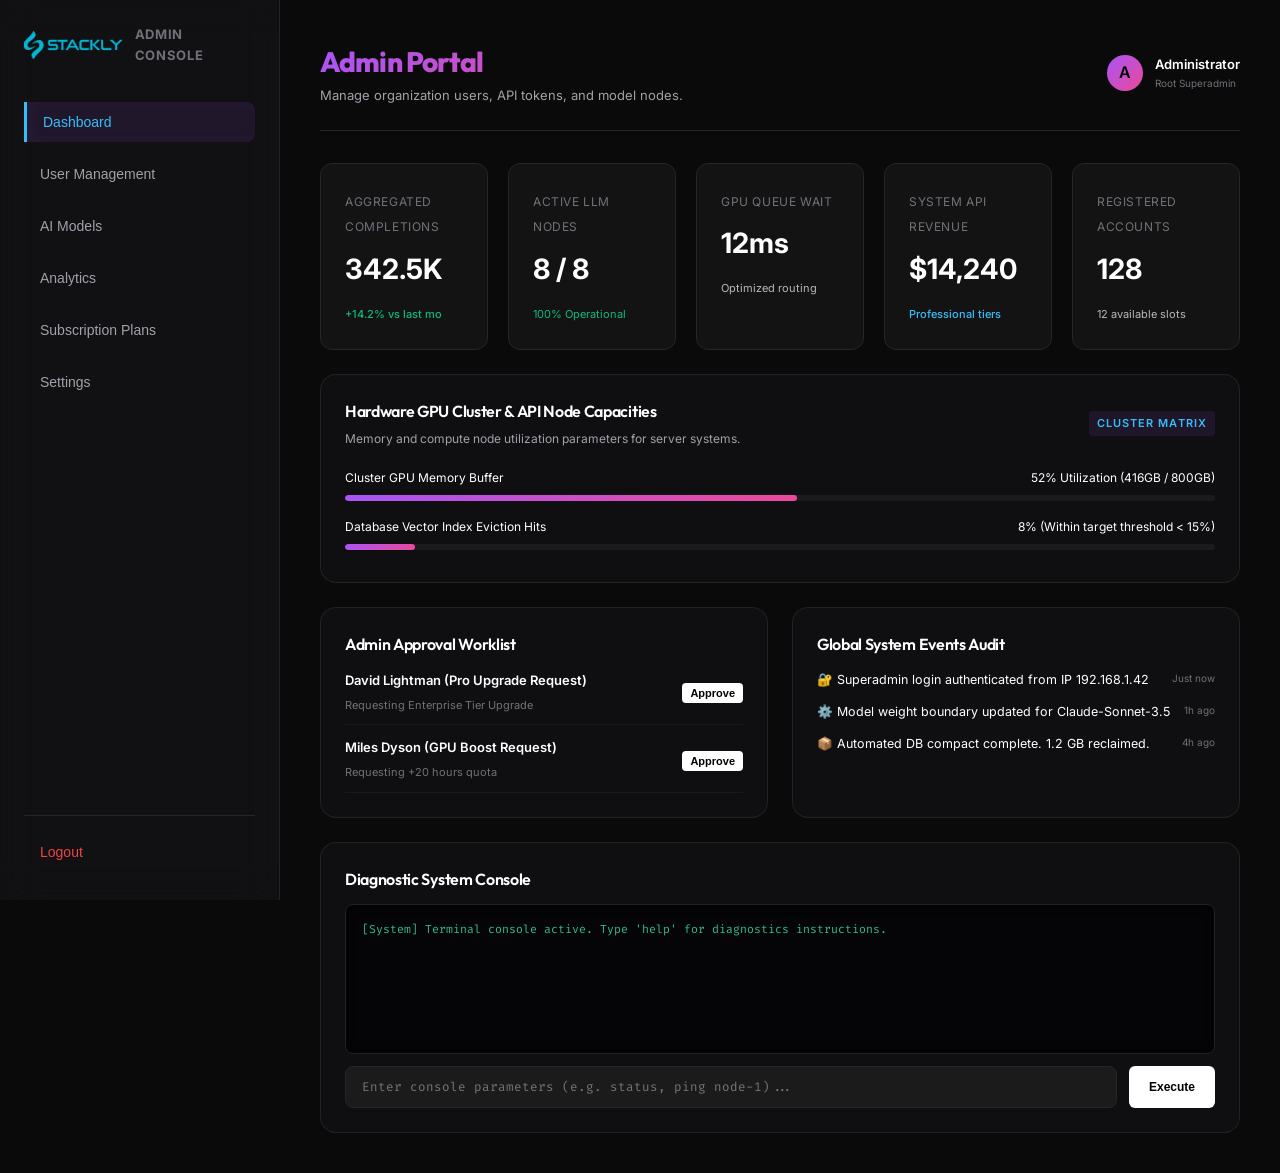
<file: AdminDashboard.html>
<!DOCTYPE html>
<html lang="en" data-theme="dark">
<head>
    <meta charset="UTF-8">
    <meta name="viewport" content="width=device-width, initial-scale=1.0">
    <title>Admin Dashboard - AI Assistant</title>
    
    <!-- Google Fonts -->
    <link rel="preconnect" href="https://fonts.googleapis.com">
    <link rel="preconnect" href="https://fonts.gstatic.com" crossorigin>
    <link href="https://fonts.googleapis.com/css2?family=Inter:wght@400;500;600;700&family=Outfit:wght@600;700;800&family=Fira+Code:wght@400;500&display=swap" rel="stylesheet">
    
    <!-- Stylesheets -->
    <link rel="stylesheet" href="styles.css">
    
    <style>
        /* Modern Premium Dashboards Overrides & Extensions */
        :root {
            --glow-color: rgba(168, 85, 247, 0.15);
            --gradient-accent: linear-gradient(135deg, #a855f7 0%, #ec4899 100%);
            --glass-bg: rgba(20, 20, 25, 0.7);
            --glass-border: rgba(255, 255, 255, 0.08);
            --accent-color: #c084fc;
        }

        body {
            font-family: var(--font-sans);
            background: radial-gradient(circle at top right, #25123e, #070709);
            overflow-x: hidden;
        }

        /* Responsive Dashboard Layout */
        .dashboard-layout {
            display: flex;
            min-height: 100vh;
            position: relative;
        }

        /* Mobile top-bar (Hidden on Desktop) */
        .mobile-top-bar {
            display: none;
            position: fixed;
            top: 0;
            left: 0;
            right: 0;
            height: 60px;
            background: rgba(10, 10, 12, 0.85);
            backdrop-filter: blur(12px);
            -webkit-backdrop-filter: blur(12px);
            border-bottom: 1px solid var(--border-color);
            z-index: 1000;
            padding: 0 16px;
            align-items: center;
            justify-content: space-between;
        }

        .hamburger-menu-btn {
            background: none;
            border: none;
            cursor: pointer;
            display: flex;
            flex-direction: column;
            gap: 6px;
            width: 30px;
            height: 24px;
            justify-content: center;
            z-index: 1100;
        }

        .hamburger-menu-btn span {
            display: block;
            width: 100%;
            height: 2px;
            background-color: var(--text-primary);
            border-radius: 2px;
            transition: transform 0.3s ease, opacity 0.3s ease;
        }

        /* Hamburger Morph to X */
        .hamburger-menu-btn.open span:nth-child(1) {
            transform: translateY(8px) rotate(45deg);
        }
        .hamburger-menu-btn.open span:nth-child(2) {
            opacity: 0;
        }
        .hamburger-menu-btn.open span:nth-child(3) {
            transform: translateY(-8px) rotate(-45deg);
        }

        .mobile-logo {
            height: 24px;
            width: auto;
        }

        .user-avatar-mobile {
            width: 32px;
            height: 32px;
            border-radius: 50%;
            background: var(--gradient-accent);
            color: #fff;
            display: flex;
            align-items: center;
            justify-content: center;
            font-weight: 700;
            font-size: 13px;
            cursor: pointer;
            box-shadow: 0 0 10px rgba(168, 85, 247, 0.3);
        }

        /* Sidebar Desktop & Mobile Drawer */
        .dashboard-sidebar {
            width: 280px;
            background: var(--glass-bg);
            backdrop-filter: blur(20px);
            -webkit-backdrop-filter: blur(20px);
            border-right: 1px solid var(--glass-border);
            display: flex;
            flex-direction: column;
            padding: 24px;
            position: fixed;
            top: 0;
            bottom: 0;
            left: 0;
            z-index: 999;
            transition: transform 0.4s cubic-bezier(0.4, 0, 0.2, 1);
        }

        .sidebar-close-btn {
            display: none;
            position: absolute;
            top: 20px;
            right: 20px;
            background: none;
            border: none;
            color: var(--text-muted);
            font-size: 24px;
            cursor: pointer;
            transition: color 0.2s ease;
        }

        .sidebar-close-btn:hover {
            color: var(--text-primary);
        }

        .dashboard-content {
            flex: 1;
            margin-left: 280px;
            padding: 40px;
            min-height: 100vh;
            transition: all 0.3s ease;
            box-sizing: border-box;
        }

        /* Sidebar active glow */
        .dashboard-nav-btn {
            position: relative;
            overflow: hidden;
            border-radius: 8px;
            padding: 12px 16px;
            margin-bottom: 4px;
            font-weight: 500;
            transition: all 0.3s ease;
        }

        .dashboard-nav-btn.active {
            background: rgba(168, 85, 247, 0.1);
            color: var(--accent-color);
            border-left: 3px solid var(--accent-color);
            border-top-left-radius: 0;
            border-bottom-left-radius: 0;
            box-shadow: inset 5px 0 15px rgba(168, 85, 247, 0.05);
        }

        .dashboard-nav-btn::before {
            content: '';
            position: absolute;
            top: 0;
            left: -100%;
            width: 100%;
            height: 100%;
            background: linear-gradient(90deg, transparent, rgba(255, 255, 255, 0.05), transparent);
            transition: 0.5s;
        }

        .dashboard-nav-btn:hover::before {
            left: 100%;
        }

        /* Main Content Head styling */
        .dashboard-header {
            margin-top: 0;
            padding-bottom: 24px;
            border-bottom: 1px solid var(--border-color);
            display: flex;
            justify-content: space-between;
            align-items: center;
        }

        .dashboard-header-text h1 {
            font-family: var(--font-heading);
            font-size: 28px;
            background: var(--gradient-accent);
            -webkit-background-clip: text;
            -webkit-text-fill-color: transparent;
            font-weight: 800;
            letter-spacing: -0.03em;
        }

        /* Advanced Panes and Fade In / Slide Up Animations */
        .dashboard-pane {
            display: none;
            opacity: 0;
            transform: translateY(20px);
        }

        .dashboard-pane.active {
            display: block;
            animation: paneFadeIn 0.4s forwards cubic-bezier(0.25, 1, 0.5, 1);
        }

        .dashboard-pane.animating-out {
            display: block;
            animation: paneFadeOut 0.3s forwards cubic-bezier(0.25, 1, 0.5, 1);
        }

        @keyframes paneFadeIn {
            from { opacity: 0; transform: translateY(20px); }
            to { opacity: 1; transform: translateY(0); }
        }

        @keyframes paneFadeOut {
            from { opacity: 1; transform: translateY(0); }
            to { opacity: 0; transform: translateY(-15px); }
        }

        /* Text reveal animations */
        .animate-text {
            display: inline-block;
            opacity: 0;
            transform: translateY(8px);
            animation: textReveal 0.5s forwards cubic-bezier(0.25, 1, 0.5, 1);
        }

        @keyframes textReveal {
            to { opacity: 1; transform: translateY(0); }
        }

        /* Scroll Animations hook */
        .animate-on-scroll {
            opacity: 0;
            transform: translateY(20px) scale(0.98);
            transition: opacity 0.6s cubic-bezier(0.25, 1, 0.5, 1), transform 0.6s cubic-bezier(0.25, 1, 0.5, 1) !important;
        }

        .animate-on-scroll.visible {
            opacity: 1;
            transform: translateY(0) scale(1) !important;
        }

        /* Cards and Hover Transitions */
        .premium-card {
            background: rgba(20, 20, 25, 0.55);
            border: 1px solid var(--glass-border);
            border-radius: 16px;
            padding: 24px;
            margin-bottom: 24px;
            backdrop-filter: blur(10px);
            -webkit-backdrop-filter: blur(10px);
            transition: transform 0.3s cubic-bezier(0.215, 0.61, 0.355, 1), border-color 0.3s ease, box-shadow 0.3s ease;
        }

        .premium-card:hover {
            transform: translateY(-4px);
            border-color: rgba(168, 85, 247, 0.3);
            box-shadow: 0 12px 30px rgba(0, 0, 0, 0.25), 0 0 20px rgba(168, 85, 247, 0.05);
        }

        .card-header-flex {
            display: flex;
            justify-content: space-between;
            align-items: center;
            margin-bottom: 20px;
        }

        .card-title-badge {
            font-size: 11px;
            text-transform: uppercase;
            letter-spacing: 0.1em;
            color: var(--accent-color);
            background: rgba(168, 85, 247, 0.1);
            padding: 4px 8px;
            border-radius: 4px;
            font-weight: 600;
        }

        /* Status Dot Pulsing */
        .status-dot {
            width: 8px;
            height: 8px;
            border-radius: 50%;
            display: inline-block;
            box-shadow: 0 0 8px currentColor;
        }
        .status-dot.active {
            background-color: #10b981;
            color: #10b981;
            animation: pulse-glow 2s infinite;
        }
        .status-dot.warning {
            background-color: #f59e0b;
            color: #f59e0b;
            animation: pulse-glow 2s infinite;
        }

        @keyframes pulse-glow {
            0% { transform: scale(0.95); box-shadow: 0 0 0 0 rgba(16, 185, 129, 0.7); }
            70% { transform: scale(1); box-shadow: 0 0 0 6px rgba(16, 185, 129, 0); }
            100% { transform: scale(0.95); box-shadow: 0 0 0 0 rgba(16, 185, 129, 0); }
        }

        /* Custom progress bar */
        .premium-progress-bar {
            width: 100%;
            height: 6px;
            background: rgba(255,255,255,0.05);
            border-radius: 3px;
            overflow: hidden;
            margin: 8px 0;
            position: relative;
        }

        .premium-progress-fill {
            height: 100%;
            background: var(--gradient-accent);
            border-radius: 3px;
            width: 0;
            transition: width 1s cubic-bezier(0.4, 0, 0.2, 1);
        }

        /* Stats Grid overrides */
        .stats-grid-5 {
            display: grid;
            grid-template-columns: repeat(5, 1fr);
            gap: 20px;
            margin-bottom: 24px;
        }

        /* Logs / Terminal Styling */
        .terminal-panel {
            background-color: #050507;
            border: 1px solid #1f1f2e;
            border-radius: 8px;
            font-family: var(--font-mono);
            font-size: 12px;
            padding: 16px;
            color: #c084fc;
            height: 220px;
            overflow-y: auto;
            box-shadow: inset 0 0 10px rgba(0,0,0,0.8);
        }

        .terminal-line {
            margin-bottom: 4px;
            opacity: 0.9;
        }

        .terminal-line.error { color: #f87171; }
        .terminal-line.info { color: #38bdf8; }
        .terminal-line.success { color: #34d399; }

        /* API Tokens list */
        .api-token-row {
            display: flex;
            justify-content: space-between;
            align-items: center;
            padding: 12px 16px;
            background: rgba(255,255,255,0.02);
            border: 1px solid var(--border-color);
            border-radius: 8px;
            margin-bottom: 10px;
            transition: background 0.2s;
        }

        .api-token-row:hover {
            background: rgba(255,255,255,0.04);
        }

        /* Toggle switch */
        .switch {
            position: relative;
            display: inline-block;
            width: 36px;
            height: 20px;
        }

        .switch input { 
            opacity: 0;
            width: 0;
            height: 0;
        }

        .slider {
            position: absolute;
            cursor: pointer;
            top: 0;
            left: 0;
            right: 0;
            bottom: 0;
            background-color: rgba(255,255,255,0.1);
            transition: .3s;
            border-radius: 20px;
            border: 1px solid var(--border-color);
        }

        .slider:before {
            position: absolute;
            content: "";
            height: 14px;
            width: 14px;
            left: 2px;
            bottom: 2px;
            background-color: white;
            transition: .3s;
            border-radius: 50%;
        }

        input:checked + .slider {
            background-color: var(--accent-color);
        }

        input:checked + .slider:before {
            transform: translateX(16px);
        }

        /* Table formats */
        .admin-table {
            width: 100%;
            border-collapse: collapse;
            font-size: 13.5px;
            margin-top: 12px;
        }

        .admin-table th, .admin-table td {
            text-align: left;
            padding: 12px;
            border-bottom: 1px solid var(--border-color);
        }

        .admin-table th {
            color: var(--text-muted);
            font-weight: 600;
            text-transform: uppercase;
            font-size: 11px;
            letter-spacing: 0.05em;
        }

        .admin-table tr:hover td {
            background: rgba(255, 255, 255, 0.01);
        }

        .queue-item {
            display:flex;
            justify-content:space-between;
            align-items:center;
            padding:10px 14px;
            background:rgba(255,255,255,0.02);
            border:1px solid var(--border-color);
            border-radius:8px;
            margin-bottom:8px;
            font-size:13px;
        }

        /* Analytics chart mockup */
        .chart-mockup {
            height: 200px;
            border: 1px solid var(--border-color);
            border-radius: 8px;
            background: rgba(0,0,0,0.2);
            margin-top: 16px;
            display: flex;
            align-items: flex-end;
            justify-content: space-around;
            padding: 16px;
            box-sizing: border-box;
            position: relative;
        }

        .chart-bar-container {
            display: flex;
            flex-direction: column;
            align-items: center;
            width: 8%;
            height: 100%;
            justify-content: flex-end;
        }

        .chart-bar {
            width: 100%;
            background: var(--gradient-accent);
            border-top-left-radius: 4px;
            border-top-right-radius: 4px;
            height: 0;
            transition: height 1s ease-out;
            box-shadow: 0 0 10px rgba(168, 85, 247, 0.2);
        }

        /* Responsive Utility Grids */
        .grid-2col {
            display: grid;
            grid-template-columns: 1fr 1fr;
            gap: 24px;
        }
        .grid-3col {
            display: grid;
            grid-template-columns: 1fr 1fr 1fr;
            gap: 24px;
        }
        .grid-1-12col {
            display: grid;
            grid-template-columns: 1fr 1.2fr;
            gap: 24px;
        }
        .grid-12-1col {
            display: grid;
            grid-template-columns: 1.2fr 1fr;
            gap: 24px;
        }
        .grid-15-1col {
            display: grid;
            grid-template-columns: 1.5fr 1fr;
            gap: 24px;
        }
        .grid-2-1col {
            display: grid;
            grid-template-columns: 2fr 1fr;
            gap: 24px;
        }

        /* Responsive Design System overrides */
        @media (max-width: 1024px) {
            .mobile-top-bar {
                display: flex;
            }

            .dashboard-sidebar {
                position: fixed !important;
                transform: translateX(-100%) !important;
                top: 60px !important;
                left: 0 !important;
                height: calc(100vh - 60px) !important;
                width: 280px !important;
                box-shadow: 15px 0 30px rgba(0,0,0,0.5) !important;
                background: var(--glass-bg) !important;
                backdrop-filter: blur(20px) !important;
                -webkit-backdrop-filter: blur(20px) !important;
                display: flex !important;
                flex-direction: column !important;
                z-index: 999 !important;
            }

            .dashboard-sidebar.open {
                transform: translateX(0) !important;
            }

            .sidebar-close-btn {
                display: block;
            }

            .dashboard-content {
                margin-left: 0;
                padding: 80px 16px 40px 16px;
            }

            .stats-grid-5 {
                grid-template-columns: repeat(2, 1fr);
            }

            .dashboard-nav {
                flex-direction: column !important;
                overflow-x: visible !important;
                gap: 4px !important;
                border-bottom: none !important;
                width: 100% !important;
                padding-bottom: 0 !important;
            }

            .dashboard-nav-item {
                width: 100% !important;
                flex-shrink: 0;
            }

            .dashboard-logout-btn {
                margin-top: auto !important;
                padding-top: 16px !important;
                border-top: 1px solid var(--border-color) !important;
                margin-left: 0 !important;
                width: 100% !important;
                display: block !important;
            }
        }

        @media (max-width: 768px) {
            .stats-grid-5 {
                grid-template-columns: 1fr;
            }

            .grid-2col, .grid-3col, .grid-1-12col, .grid-12-1col, .grid-15-1col, .grid-2-1col {
                grid-template-columns: 1fr !important;
                gap: 16px !important;
            }

            .dashboard-header {
                flex-direction: column !important;
                align-items: flex-start !important;
                gap: 16px !important;
            }

            .dashboard-user-profile {
                width: 100% !important;
                justify-content: flex-start !important;
                padding-top: 12px !important;
                border-top: 1px solid var(--border-color) !important;
            }

            .admin-table-container {
                overflow-x: auto;
            }

            .card-header-flex {
                flex-direction: column;
                align-items: flex-start;
                gap: 10px;
            }
        }

        /* Glassmorphic Backdrop overlay */
        .sidebar-overlay {
            position: fixed;
            top: 60px;
            left: 0;
            right: 0;
            bottom: 0;
            background: rgba(0,0,0,0.5);
            backdrop-filter: blur(4px);
            z-index: 998;
            opacity: 0;
            pointer-events: none;
            transition: opacity 0.3s ease;
        }

        .sidebar-overlay.show {
            opacity: 1;
            pointer-events: auto;
        }

        /* Simple form elements alignment */
        .profile-form-grid {
            display: grid;
            grid-template-columns: 1fr 1fr;
            gap: 16px;
        }

        @media (max-width: 600px) {
            .profile-form-grid {
                grid-template-columns: 1fr;
            }
        }
    </style>
</head>
<body>
    <!-- Mobile Navigation Topbar -->
    <header class="mobile-top-bar">
        <button class="hamburger-menu-btn" id="hamburger-menu-btn" aria-label="Toggle Navigation Menu">
            <span></span>
            <span></span>
            <span></span>
        </button>
        <img src="assets/logo (10).webp" alt="AI Assistant Brand Logo" class="mobile-logo">
        <div class="user-avatar-mobile" id="avatar-display-mobile">A</div>
    </header>

    <!-- Background overlay for mobile drawer -->
    <div class="sidebar-overlay" id="sidebar-overlay"></div>

    <div class="dashboard-layout">
        <!-- Sidebar Navigation Drawer -->
        <aside class="dashboard-sidebar" id="dashboard-sidebar">
            <button class="sidebar-close-btn" id="sidebar-close-btn">&times;</button>
            <div class="dashboard-sidebar-header">
                <img src="assets/logo (10).webp" alt="AI Assistant Brand Logo" class="dashboard-sidebar-logo">
                <span class="dashboard-sidebar-title">Admin Console</span>
            </div>
            
            <nav class="dashboard-nav">
                <div class="dashboard-nav-item">
                    <button class="dashboard-nav-btn active" data-target="pane-overview">
                        Dashboard
                    </button>
                </div>
                <div class="dashboard-nav-item">
                    <button class="dashboard-nav-btn" data-target="pane-users">
                        User Management
                    </button>
                </div>
                <div class="dashboard-nav-item">
                    <button class="dashboard-nav-btn" data-target="pane-models">
                        AI Models
                    </button>
                </div>
                <div class="dashboard-nav-item">
                    <button class="dashboard-nav-btn" data-target="pane-analytics">
                        Analytics
                    </button>
                </div>
                <div class="dashboard-nav-item">
                    <button class="dashboard-nav-btn" data-target="pane-plans">
                        Subscription Plans
                    </button>
                </div>
                <div class="dashboard-nav-item">
                    <button class="dashboard-nav-btn" data-target="pane-settings">
                        Settings
                    </button>
                </div>
                
                <div class="dashboard-logout-btn">
                    <button class="dashboard-nav-btn logout-action">
                        Logout
                    </button>
                </div>
            </nav>
        </aside>
        
        <!-- Main Dashboard Content -->
        <main class="dashboard-content">
            <header class="dashboard-header">
                <div class="dashboard-header-text">
                    <h1 id="page-title">Admin Portal</h1>
                    <p style="font-size: 13px; color: var(--text-secondary);" id="page-subtitle">Manage organization users, API tokens, and model nodes.</p>
                </div>
                <div class="dashboard-user-profile" style="display: flex; align-items: center; gap: 12px;">
                    <div class="user-avatar" id="avatar-display" style="background: var(--gradient-accent);">A</div>
                    <div style="display: flex; flex-direction: column;">
                        <span style="font-size: 13px; font-weight: 600;" id="username-display">Administrator</span>
                        <span style="font-size: 10px; color: var(--text-muted);">Root Superadmin</span>
                    </div>
                </div>
            </header>
            
            <!-- Pane 1: Dashboard Overview -->
            <section class="dashboard-pane active" id="pane-overview">
                <!-- Section 1: Global Analytics Grid -->
                <div class="stats-grid-5">
                    <div class="stat-card">
                        <span class="stat-title">Aggregated Completions</span>
                        <div class="stat-val">342.5K</div>
                        <span style="font-size: 11px; color: #10b981; font-weight: 500;">+14.2% vs last mo</span>
                    </div>
                    <div class="stat-card">
                        <span class="stat-title">Active LLM Nodes</span>
                        <div class="stat-val">8 / 8</div>
                        <span style="font-size: 11px; color: #10b981;">100% Operational</span>
                    </div>
                    <div class="stat-card">
                        <span class="stat-title">GPU Queue Wait</span>
                        <div class="stat-val">12ms</div>
                        <span style="font-size: 11px; opacity:0.7;">Optimized routing</span>
                    </div>
                    <div class="stat-card">
                        <span class="stat-title">System API Revenue</span>
                        <div class="stat-val">$14,240</div>
                        <span style="font-size: 11px; color: var(--accent-color); font-weight:500;">Professional tiers</span>
                    </div>
                    <div class="stat-card">
                        <span class="stat-title">Registered Accounts</span>
                        <div class="stat-val" id="registered-accounts-count">128</div>
                        <span style="font-size: 11px; opacity:0.7;">12 available slots</span>
                    </div>
                </div>

                <!-- Section 2: Server Node & GPU Health Monitor -->
                <div class="premium-card">
                    <div class="card-header-flex">
                        <div>
                            <h4 style="font-size: 16px; font-weight: 600;">Hardware GPU Cluster & API Node Capacities</h4>
                            <p style="font-size: 12px; color: var(--text-secondary); margin-top: 4px;">Memory and compute node utilization parameters for server systems.</p>
                        </div>
                        <span class="card-title-badge" style="background:rgba(168,85,247,0.1); color:var(--accent-color);">Cluster Matrix</span>
                    </div>
                    <div style="margin-top: 16px;">
                        <div style="display:flex; justify-content:space-between; font-size:12px; margin-bottom:4px;">
                            <span>Cluster GPU Memory Buffer</span>
                            <span>52% Utilization (416GB / 800GB)</span>
                        </div>
                        <div class="premium-progress-bar">
                            <div class="premium-progress-fill" style="width: 52%;"></div>
                        </div>
                    </div>
                    <div style="margin-top: 16px;">
                        <div style="display:flex; justify-content:space-between; font-size:12px; margin-bottom:4px;">
                            <span>Database Vector Index Eviction Hits</span>
                            <span>8% (Within target threshold < 15%)</span>
                        </div>
                        <div class="premium-progress-bar">
                            <div class="premium-progress-fill" style="width: 8%;"></div>
                        </div>
                    </div>
                </div>

                <div class="grid-2col">
                    <!-- Section 3: Pending Approvals Worklist -->
                    <div class="premium-card" style="margin-bottom:0;">
                        <h4 style="font-size:16px; font-weight:600; margin-bottom:12px;">Admin Approval Worklist</h4>
                        <div style="display:flex; flex-direction:column; gap:12px;" id="approval-worklist-box">
                            <div style="display:flex; justify-content:space-between; align-items:center; border-bottom:1px solid rgba(255,255,255,0.05); padding-bottom:8px;" id="approval-item-1">
                                <div>
                                    <span style="font-size:13px; font-weight:600; display:block;">David Lightman (Pro Upgrade Request)</span>
                                    <span style="font-size:11px; color:var(--text-muted);">Requesting Enterprise Tier Upgrade</span>
                                </div>
                                <button class="btn-hero-primary" onclick="approveRequest('approval-item-1')" style="padding:4px 8px; font-size:11px; border:none; border-radius:4px; cursor:pointer;">Approve</button>
                            </div>
                            <div style="display:flex; justify-content:space-between; align-items:center; border-bottom:1px solid rgba(255,255,255,0.05); padding-bottom:8px;" id="approval-item-2">
                                <div>
                                    <span style="font-size:13px; font-weight:600; display:block;">Miles Dyson (GPU Boost Request)</span>
                                    <span style="font-size:11px; color:var(--text-muted);">Requesting +20 hours quota</span>
                                </div>
                                <button class="btn-hero-primary" onclick="approveRequest('approval-item-2')" style="padding:4px 8px; font-size:11px; border:none; border-radius:4px; cursor:pointer;">Approve</button>
                            </div>
                        </div>
                    </div>

                    <!-- Section 4: System Event Audit Feed -->
                    <div class="premium-card" style="margin-bottom:0;">
                        <h4 style="font-size:16px; font-weight:600; margin-bottom:12px;">Global System Events Audit</h4>
                        <div style="display:flex; flex-direction:column; gap:12px; font-size:12.5px;">
                            <div style="display:flex; justify-content:space-between;">
                                <span>🔐 Superadmin login authenticated from IP 192.168.1.42</span>
                                <span style="color:var(--text-muted); font-size:10px;">Just now</span>
                            </div>
                            <div style="display:flex; justify-content:space-between;">
                                <span>⚙️ Model weight boundary updated for Claude-Sonnet-3.5</span>
                                <span style="color:var(--text-muted); font-size:10px;">1h ago</span>
                            </div>
                            <div style="display:flex; justify-content:space-between;">
                                <span>📦 Automated DB compact complete. 1.2 GB reclaimed.</span>
                                <span style="color:var(--text-muted); font-size:10px;">4h ago</span>
                            </div>
                        </div>
                    </div>
                </div>

                <!-- Section 5: Admin Quick Command Terminal -->
                <div class="premium-card" style="margin-top:24px; margin-bottom:0;">
                    <h4 style="font-size:16px; font-weight:600; margin-bottom:12px;">Diagnostic System Console</h4>
                    <div class="terminal-panel" id="admin-overview-terminal" style="height:150px; font-size:11.5px; margin-bottom:12px;">
                        <div class="terminal-line success">[System] Terminal console active. Type 'help' for diagnostics instructions.</div>
                    </div>
                    <div style="display:flex; gap:12px;">
                        <input type="text" id="admin-terminal-input" class="form-input" style="flex-grow:1; font-family:var(--font-mono); font-size:12.5px;" placeholder="Enter console parameters (e.g. status, ping node-1)..." onkeypress="handleTerminalCommand(event)">
                        <button class="btn-hero-primary" onclick="runAdminConsoleCommand()" style="padding:0 20px; font-size:12px; border:none; border-radius:6px; cursor:pointer;">Execute</button>
                    </div>
                </div>
            </section>
            
            <!-- Pane 2: User Management -->
            <section class="dashboard-pane" id="pane-users">
                <!-- Section 1: Active Organization Members Table -->
                <div class="premium-card">
                    <div class="card-header-flex">
                        <div>
                            <h3 class="dashboard-section-title" style="margin-bottom:0;">Active Organization Members</h3>
                            <p style="font-size:12px; color:var(--text-secondary); margin-top:4px;">Manage accounts, roles, access states, and credentials security.</p>
                        </div>
                        <span class="card-title-badge">Member Directory</span>
                    </div>
                    
                    <div class="admin-table-container">
                        <table class="admin-table">
                            <thead>
                                <tr>
                                    <th>Full Name</th>
                                    <th>Email Address</th>
                                    <th>Access Role</th>
                                    <th>Status</th>
                                    <th>Actions</th>
                                </tr>
                            </thead>
                            <tbody id="users-table-body">
                                <tr>
                                    <td><strong>Sarah Connor</strong></td>
                                    <td>sarah@corp.com</td>
                                    <td><span style="color:var(--accent-color);">Admin</span></td>
                                    <td><span style="color:#10b981; font-weight:600;">ACTIVE</span></td>
                                    <td><button class="btn-hero-secondary" style="padding:3px 8px; font-size:11px;" onclick="suspendUser(this, 'Sarah Connor')">Suspend</button></td>
                                </tr>
                                <tr>
                                    <td><strong>David Lightman</strong></td>
                                    <td>david@wargames.net</td>
                                    <td><span>Developer</span></td>
                                    <td><span style="color:#10b981; font-weight:600;">ACTIVE</span></td>
                                    <td><button class="btn-hero-secondary" style="padding:3px 8px; font-size:11px;" onclick="suspendUser(this, 'David Lightman')">Suspend</button></td>
                                </tr>
                                <tr>
                                    <td><strong>Miles Dyson</strong></td>
                                    <td>miles@cyberdyne.jp</td>
                                    <td><span>Developer</span></td>
                                    <td><span style="color:#10b981; font-weight:600;">ACTIVE</span></td>
                                    <td><button class="btn-hero-secondary" style="padding:3px 8px; font-size:11px;" onclick="suspendUser(this, 'Miles Dyson')">Suspend</button></td>
                                </tr>
                            </tbody>
                        </table>
                    </div>
                </div>

                <div class="grid-1-12col">
                    <!-- Section 2: Invite User / Team Provisioning Console -->
                    <div class="premium-card" style="margin-bottom:0;">
                        <h4 style="font-size:16px; font-weight:600; margin-bottom:12px;">Provision Developer Access</h4>
                        <div style="display:flex; flex-direction:column; gap:12px;">
                            <div>
                                <label style="display:block; font-size:11px; color:var(--text-muted); margin-bottom:4px; text-transform:uppercase;">Full Name</label>
                                <input type="text" id="invite-fullname" class="form-input" style="width:100%;" placeholder="e.g. John Doe">
                            </div>
                            <div>
                                <label style="display:block; font-size:11px; color:var(--text-muted); margin-bottom:4px; text-transform:uppercase;">Email Address</label>
                                <input type="email" id="invite-email" class="form-input" style="width:100%;" placeholder="e.g. john@company.com">
                            </div>
                            <div>
                                <label style="display:block; font-size:11px; color:var(--text-muted); margin-bottom:4px; text-transform:uppercase;">System Access Tier</label>
                                <select id="invite-role" class="form-input" style="width:100%;">
                                    <option value="Developer">Client Developer</option>
                                    <option value="Admin">Administrator</option>
                                </select>
                            </div>
                            <button onclick="addUserRow()" class="btn-hero-primary" style="margin-top:8px; border:none; padding:12px; border-radius:8px; cursor:pointer;">
                                Invite & Create Member Account
                            </button>
                        </div>
                    </div>

                    <!-- Section 3: User Resource Usage Limits -->
                    <div class="premium-card" style="margin-bottom:0;">
                        <h4 style="font-size:16px; font-weight:600; margin-bottom:12px;">Global Developer Quota Allocations</h4>
                        <p style="font-size:12px; color:var(--text-secondary); margin-bottom:16px;">Configure the default monthly credit thresholds and tokens cap applied to newly registered client workspaces.</p>
                        
                        <div style="display:flex; flex-direction:column; gap:16px;">
                            <div>
                                <div style="display:flex; justify-content:space-between; font-size:12px; margin-bottom:6px;">
                                    <span>Default Monthly Credit Quota per seat</span>
                                    <span style="font-weight:600; color:var(--accent-color);" id="quota-credits-val">$100 / Month</span>
                                </div>
                                <input type="range" class="form-input" style="width:100%;" min="50" max="500" step="50" value="100" id="quota-credits-slider">
                            </div>
                            <div>
                                <div style="display:flex; justify-content:space-between; font-size:12px; margin-bottom:6px;">
                                    <span>Maximum Allowed Concurrent Agent Runs</span>
                                    <span style="font-weight:600; color:var(--accent-color);" id="quota-runs-val">5 Runs</span>
                                </div>
                                <input type="range" class="form-input" style="width:100%;" min="2" max="15" step="1" value="5" id="quota-runs-slider">
                            </div>
                        </div>
                    </div>
                </div>

                <div class="grid-12-1col" style="margin-top:24px;">
                    <!-- Section 4: Suspended & Locked Accounts Archive -->
                    <div class="premium-card" style="margin-bottom:0;">
                        <h4 style="font-size:16px; font-weight:600; margin-bottom:12px;">Suspended & Locked Accounts</h4>
                        <div style="display:flex; flex-direction:column; gap:8px;" id="suspended-box">
                            <div style="display:flex; justify-content:space-between; align-items:center; border:1px solid rgba(239,68,68,0.15); background:rgba(239,68,68,0.02); padding:10px; border-radius:8px; font-size:13px;" id="suspend-row-1">
                                <div>
                                    <span style="font-weight:600; color:#ef4444;">John Connor (john.c@resistance.org)</span>
                                    <span style="display:block; font-size:11px; color:var(--text-muted);">Suspended 3 days ago by superadmin</span>
                                </div>
                                <button class="btn-hero-secondary" style="padding:4px 8px; font-size:11px;" onclick="reactivateUser('suspend-row-1', 'John Connor', 'john.c@resistance.org')">Reactivate</button>
                            </div>
                        </div>
                    </div>

                    <!-- Section 5: Bulk Operations Center -->
                    <div class="premium-card" style="margin-bottom:0;">
                        <h4 style="font-size:16px; font-weight:600; margin-bottom:12px;">Bulk Membership Maintenance</h4>
                        <div style="display:flex; flex-direction:column; gap:10px;">
                            <button class="btn-hero-secondary" onclick="alert('Exporting users data as CSV...')">Export Member Directory (CSV)</button>
                            <button class="btn-hero-secondary" onclick="alert('Syncing user catalog with Active Directory...')">Force LDAP/Active Directory Sync</button>
                            <button class="btn-hero-primary" onclick="alert('Purging 0 active keys...')">Purge Inactive Workspace API Keys</button>
                        </div>
                    </div>
                </div>
            </section>
            
            <!-- Pane 3: AI Models -->
            <section class="dashboard-pane" id="pane-models">
                <div class="grid-15-1col">
                    <div>
                        <!-- Section 1: Global Models Toggle Matrix -->
                        <div class="premium-card">
                            <h4 style="font-size:16px; font-weight:600; margin-bottom:16px;">AI Models Routing Matrix</h4>
                            <div style="display:flex; flex-direction:column; gap:16px;">
                                <div style="display:flex; justify-content:space-between; align-items:center; border-bottom:1px solid var(--border-color); padding-bottom:12px;">
                                    <div>
                                        <span style="font-weight:600; font-size:14px; display:block;">Claude 3.5 Sonnet</span>
                                        <span style="font-size:11px; color:var(--text-muted);">Cost weighting: 1.0x (Anthropic API route)</span>
                                    </div>
                                    <div style="display:flex; align-items:center; gap:12px;">
                                        <span style="font-size:11px; color:#10b981; font-weight:600;">ACTIVE</span>
                                        <label class="switch">
                                            <input type="checkbox" checked onchange="toggleModelRoute('Claude 3.5 Sonnet')">
                                            <span class="slider"></span>
                                        </label>
                                    </div>
                                </div>
                                <div style="display:flex; justify-content:space-between; align-items:center; border-bottom:1px solid var(--border-color); padding-bottom:12px;">
                                    <div>
                                        <span style="font-weight:600; font-size:14px; display:block;">Gemini 1.5 Pro</span>
                                        <span style="font-size:11px; color:var(--text-muted);">Cost weighting: 0.8x (Google Cloud API route)</span>
                                    </div>
                                    <div style="display:flex; align-items:center; gap:12px;">
                                        <span style="font-size:11px; color:#10b981; font-weight:600;">ACTIVE</span>
                                        <label class="switch">
                                            <input type="checkbox" checked onchange="toggleModelRoute('Gemini 1.5 Pro')">
                                            <span class="slider"></span>
                                        </label>
                                    </div>
                                </div>
                                <div style="display:flex; justify-content:space-between; align-items:center; padding-bottom:4px;">
                                    <div>
                                        <span style="font-weight:600; font-size:14px; display:block;">Fine-Tuned Custom v2</span>
                                        <span style="font-size:11px; color:var(--text-muted);">Cost weighting: 1.5x (Local cluster node route)</span>
                                    </div>
                                    <div style="display:flex; align-items:center; gap:12px;">
                                        <span style="font-size:11px; color:var(--text-muted); font-weight:600;" id="standby-text">STANDBY</span>
                                        <label class="switch">
                                            <input type="checkbox" onchange="toggleModelRoute('Fine-Tuned Custom v2')">
                                            <span class="slider"></span>
                                        </label>
                                    </div>
                                </div>
                            </div>
                        </div>

                        <!-- Section 2: Active GPU Request Queue -->
                        <div class="premium-card">
                            <h4 style="font-size:16px; font-weight:600; margin-bottom:12px;">Live Request Orchestration Queue</h4>
                            <div style="display:flex; flex-direction:column;" id="gpu-queue-container">
                                <div class="queue-item">
                                    <span>Client-ID #1024 - API Prompt Quicksort helper</span>
                                    <span style="font-family:var(--font-mono); color:var(--accent-color);">In progress (Node-2)</span>
                                </div>
                                <div class="queue-item">
                                    <span>Client-ID #4092 - API Indexing utils.js</span>
                                    <span style="font-family:var(--font-mono); color:#10b981;">Queued (Pos 1)</span>
                                </div>
                                <div class="queue-item">
                                    <span>Client-ID #1024 - API Prompt Security check</span>
                                    <span style="font-family:var(--font-mono); color:var(--text-muted);">Standby (Pos 2)</span>
                                </div>
                            </div>
                        </div>
                    </div>

                    <div>
                        <!-- Section 3: Fine-Tuning Console -->
                        <div class="premium-card">
                            <h4 style="font-size:15px; font-weight:600; margin-bottom:12px;">Custom Model Fine-Tuning Console</h4>
                            <div style="display:flex; flex-direction:column; gap:12px;">
                                <div>
                                    <label style="display:block; font-size:11px; color:var(--text-muted); margin-bottom:4px; text-transform:uppercase;">Training Dataset Base</label>
                                    <select class="form-input" style="width:100%; font-size:13px;" id="training-dataset-select">
                                        <option>Full Tenant Code Index Logs (14.2M tokens)</option>
                                        <option>Security Check Datasets (2.1M tokens)</option>
                                        <option>Mock Custom JS Patterns (500K tokens)</option>
                                    </select>
                                </div>
                                <div>
                                    <label style="display:block; font-size:11px; color:var(--text-muted); margin-bottom:4px; text-transform:uppercase;">Epoch Count (Iterations)</label>
                                    <input type="number" class="form-input" style="width:100%; font-size:13px;" value="3" id="epoch-count">
                                </div>
                                
                                <div style="display:none; margin-top:8px;" id="tuning-progress-box">
                                    <div style="display:flex; justify-content:space-between; font-size:11px; margin-bottom:4px;">
                                        <span>Fine-Tuning Running Epoch 1/3</span>
                                        <span id="tuning-percentage">15%</span>
                                    </div>
                                    <div class="premium-progress-bar">
                                        <div class="premium-progress-fill" id="tuning-progress-fill" style="width: 15%;"></div>
                                    </div>
                                </div>
                                
                                <button class="btn-hero-primary" onclick="triggerFineTuning()" id="start-tuning-btn" style="padding:10px; font-size:13px; font-weight:600; border:none; border-radius:6px; cursor:pointer; margin-top:4px;">
                                    Start Training Run
                                </button>
                            </div>
                        </div>

                        <!-- Section 4: System Prompt & Blueprint Manager -->
                        <div class="premium-card">
                            <h4 style="font-size:15px; font-weight:600; margin-bottom:8px;">Global System Prompts</h4>
                            <p style="font-size:11px; color:var(--text-muted); margin-bottom:12px;">Standard instruction boundaries wrapped around user prompts during API queries.</p>
                            <textarea class="form-input" style="width:100%; height:80px; font-family:var(--font-mono); font-size:11.5px; resize:none;" id="system-prompt-editor">You are an advanced agentic AI coding assistant designed to help developers build premium, high-quality, responsive applications.</textarea>
                            <button class="btn-hero-secondary" onclick="alert('Global system prompt saved.')" style="margin-top:10px; width:100%; font-size:11px;">Update System Blueprint</button>
                        </div>
                    </div>
                </div>

                <!-- Section 5: Provider Keys Configuration Registry -->
                <div class="premium-card" style="margin-top:20px;">
                    <h4 style="font-size:15px; font-weight:600; margin-bottom:12px;">API Provider Master Credentials Registry</h4>
                    <div style="display:grid; grid-template-columns: repeat(auto-fit, minmax(280px, 1fr)); gap:16px;">
                        <div class="api-token-row" style="margin-bottom:0;">
                            <div>
                                <span style="font-weight:600; font-size:13px;">Anthropic API Key (Claude)</span>
                                <span style="font-family:var(--font-mono); color:var(--text-muted); display:block; font-size:10px;">sk-ant-********************</span>
                            </div>
                            <span style="color:#10b981; font-size:11px; font-weight:600;">Operational</span>
                        </div>
                        <div class="api-token-row" style="margin-bottom:0;">
                            <div>
                                <span style="font-weight:600; font-size:13px;">Google Gemini API Key</span>
                                <span style="font-family:var(--font-mono); color:var(--text-muted); display:block; font-size:10px;">ai-gemini-******************</span>
                            </div>
                            <span style="color:#10b981; font-size:11px; font-weight:600;">Operational</span>
                        </div>
                    </div>
                </div>
            </section>
            
            <!-- Pane 4: Analytics -->
            <section class="dashboard-pane" id="pane-analytics">
                <!-- Section 1: Monthly Token Consumption Chart -->
                <div class="premium-card">
                    <div class="card-header-flex">
                        <div>
                            <h3 class="dashboard-section-title" style="margin-bottom:0;">Model Tokens Saving Volumes</h3>
                            <p style="font-size:12px; color:var(--text-secondary); margin-top:4px;">Total tokens saved this cycle: 15.4M tokens (+14.5% vs last month).</p>
                        </div>
                        <span class="card-title-badge">Saved Tokens</span>
                    </div>
                    
                    <div class="chart-mockup" id="token-chart">
                        <div class="chart-bar-container"><div class="chart-bar" style="--h: 40%"></div><span class="chart-label">Jan</span></div>
                        <div class="chart-bar-container"><div class="chart-bar" style="--h: 55%"></div><span class="chart-label">Feb</span></div>
                        <div class="chart-bar-container"><div class="chart-bar" style="--h: 48%"></div><span class="chart-label">Mar</span></div>
                        <div class="chart-bar-container"><div class="chart-bar" style="--h: 65%"></div><span class="chart-label">Apr</span></div>
                        <div class="chart-bar-container"><div class="chart-bar" style="--h: 80%"></div><span class="chart-label">May</span></div>
                        <div class="chart-bar-container"><div class="chart-bar" style="--h: 95%"></div><span class="chart-label">Jun</span></div>
                    </div>
                </div>

                <div class="grid-12-1col">
                    <!-- Section 2: Latency & Queue Times Graph -->
                    <div class="premium-card" style="margin-bottom:0;">
                        <h4 style="font-size:16px; font-weight:600; margin-bottom:12px;">Weekly Network Latency Ranges</h4>
                        <div style="display:flex; flex-direction:column; gap:12px; font-size:13px;">
                            <div style="display:flex; justify-content:space-between; border-bottom:1px solid rgba(255,255,255,0.05); padding-bottom:8px;">
                                <span>Claude 3.5 Sonnet Route</span>
                                <span style="font-weight:600;">0.64s average response</span>
                            </div>
                            <div style="display:flex; justify-content:space-between; border-bottom:1px solid rgba(255,255,255,0.05); padding-bottom:8px;">
                                <span>Google Gemini 1.5 Pro Route</span>
                                <span style="font-weight:600;">0.52s average response</span>
                            </div>
                            <div style="display:flex; justify-content:space-between; padding-bottom:4px;">
                                <span>Local Fine-Tuned GPU Node</span>
                                <span style="font-weight:600; color:#10b981;">0.21s average response</span>
                            </div>
                        </div>
                    </div>

                    <!-- Section 3: Cost & Billing Projections -->
                    <div class="premium-card" style="margin-bottom:0;">
                        <h4 style="font-size:16px; font-weight:600; margin-bottom:12px;">Accumulated GPU Budget consumption</h4>
                        <div style="background:rgba(255,255,255,0.02); border:1px solid var(--border-color); border-radius:8px; padding:16px;">
                            <div style="display:flex; justify-content:space-between; font-size:13px; margin-bottom:8px;">
                                <span>Estimated monthly expenditure</span>
                                <span style="font-weight:700; color:var(--accent-color);">$1,450.00 / $2,000 max</span>
                            </div>
                            <div class="premium-progress-bar">
                                <div class="premium-progress-fill" style="width: 72.5%;"></div>
                            </div>
                        </div>
                    </div>
                </div>

                <div class="grid-2col" style="margin-top:24px;">
                    <!-- Section 4: Most Active Repositories Analytics -->
                    <div class="premium-card" style="margin-bottom:0;">
                        <h4 style="font-size:15px; font-weight:600; margin-bottom:12px;">Top Synced Codebases (Calls Volume)</h4>
                        <div style="display:flex; flex-direction:column; gap:10px; font-size:13px;">
                            <div style="display:flex; justify-content:space-between;">
                                <span>1. antigravity-auth-api</span>
                                <span>4,210 requests</span>
                            </div>
                            <div style="display:flex; justify-content:space-between;">
                                <span>2. client-react-web</span>
                                <span>3,142 requests</span>
                            </div>
                            <div style="display:flex; justify-content:space-between;">
                                <span>3. enterprise-java-billing</span>
                                <span>842 requests</span>
                            </div>
                        </div>
                    </div>

                    <!-- Section 5: CSV Export & Reports Scheduler -->
                    <div class="premium-card" style="margin-bottom:0;">
                        <h4 style="font-size:15px; font-weight:600; margin-bottom:12px;">Scheduled Statistics Dispatcher</h4>
                        <div>
                            <label style="display:block; font-size:11px; color:var(--text-muted); margin-bottom:4px; text-transform:uppercase;">Scheduled Reports Recurrence</label>
                            <select class="form-input" style="width:100%; font-size:13px;" id="reports-scheduler-select" onchange="alert('Scheduled report settings updated.')">
                                <option>Dispatch usage summaries weekly (Mondays)</option>
                                <option selected>Dispatch usage summaries monthly (1st of month)</option>
                                <option>Never dispatch reports automatically</option>
                            </select>
                        </div>
                    </div>
                </div>
            </section>
            
            <!-- Pane 5: Subscription Plans -->
            <section class="dashboard-pane" id="pane-plans">
                <!-- Section 1: Active Enterprise Plan Details -->
                <div class="premium-card">
                    <div class="card-header-flex">
                        <div>
                            <h3 class="dashboard-section-title" style="margin-bottom:0;">Organization Subscription Tier Details</h3>
                            <p style="font-size:12px; color:var(--text-secondary); margin-top:4px;">Billing tier renewals occur automatically. Next billing cycle: August 1, 2026.</p>
                        </div>
                        <span class="card-title-badge">Active Enterprise Tier</span>
                    </div>
                    
                    <div style="background-color: var(--bg-card-hover); border: 1px solid var(--border-color); border-radius: 8px; padding: 24px;">
                        <div style="display: flex; justify-content: space-between; font-weight: 600; font-size:16px;">
                            <span>Enterprise Premium Edition Package</span>
                            <span style="color: var(--accent-color);">$1,450 / month</span>
                        </div>
                        <p style="font-size: 13px; color: var(--text-secondary); margin-top: 12px; line-height:1.5;">Plan includes unlimited fast seat upgrades, SOC 2 compliance reports, dedicated local GPU nodes connectivity, and global team workspaces administration control.</p>
                    </div>
                </div>

                <div class="grid-12-1col">
                    <!-- Section 2: Seat Quota Management -->
                    <div class="premium-card" style="margin-bottom:0;">
                        <h4 style="font-size:16px; font-weight:600; margin-bottom:12px;">Available Team Seats Usage</h4>
                        <div style="display:flex; flex-direction:column; gap:12px;">
                            <div style="display:flex; justify-content:space-between; font-size:13px;">
                                <span>Seats occupied: 116 / 128 purchased seats</span>
                                <span style="font-weight:600; color:var(--accent-color);">12 Seats Free</span>
                            </div>
                            <div class="premium-progress-bar">
                                <div class="premium-progress-fill" style="width: 90.6%;"></div>
                            </div>
                            <button class="btn-hero-primary" onclick="alert('Navigating to billing purchase panel...')" style="padding:10px; font-size:13px; border:none; border-radius:6px; cursor:pointer; margin-top:4px;">Add Quota Seats</button>
                        </div>
                    </div>

                    <!-- Section 3: Invoice & Payment History -->
                    <div class="premium-card" style="margin-bottom:0;">
                        <h4 style="font-size:16px; font-weight:600; margin-bottom:12px;">Billing Invoices History</h4>
                        <div style="display:flex; flex-direction:column; gap:8px; font-size:12.5px;">
                            <div style="display:flex; justify-content:space-between; border-bottom:1px solid rgba(255,255,255,0.03); padding-bottom:6px;">
                                <span>Invoice #INV-9284 ($1,450.00)</span>
                                <span style="color:#10b981; cursor:pointer;" onclick="alert('Downloading invoice INV-9284 PDF...')">Paid ✓</span>
                            </div>
                            <div style="display:flex; justify-content:space-between; border-bottom:1px solid rgba(255,255,255,0.03); padding-bottom:6px;">
                                <span>Invoice #INV-8210 ($1,450.00)</span>
                                <span style="color:#10b981; cursor:pointer;" onclick="alert('Downloading invoice INV-8210 PDF...')">Paid ✓</span>
                            </div>
                            <div style="display:flex; justify-content:space-between; padding-bottom:4px;">
                                <span>Invoice #INV-7104 ($1,450.00)</span>
                                <span style="color:#10b981; cursor:pointer;" onclick="alert('Downloading invoice INV-7104 PDF...')">Paid ✓</span>
                            </div>
                        </div>
                    </div>
                </div>

                <div class="grid-1-12col" style="margin-top:24px;">
                    <!-- Section 4: Organization Payment Method Registry -->
                    <div class="premium-card" style="margin-bottom:0;">
                        <h4 style="font-size:15px; font-weight:600; margin-bottom:12px;">Payment Instrument registry</h4>
                        <div style="display:flex; justify-content:space-between; align-items:center; background:rgba(255,255,255,0.02); border:1px solid var(--border-color); padding:12px; border-radius:8px;">
                            <div style="display:flex; align-items:center; gap:12px;">
                                <span style="font-size:24px;">💳</span>
                                <div>
                                    <span style="font-weight:600; font-size:13px; display:block;">Corporate Mastercard •••• 9012</span>
                                    <span style="font-size:11px; color:var(--text-muted);">Expiry Date: 12 / 2028</span>
                                </div>
                            </div>
                            <button class="btn-hero-secondary" style="padding:4px 8px; font-size:11px;" onclick="alert('Navigating to credit card updater...')">Update</button>
                        </div>
                    </div>

                    <!-- Section 5: Plan Selector / Tier Matrix -->
                    <div class="premium-card" style="margin-bottom:0;">
                        <h4 style="font-size:15px; font-weight:600; margin-bottom:12px;">Available Organization Packages</h4>
                        <div style="display:flex; gap:12px;">
                            <div style="flex:1; border:1px solid var(--border-color); border-radius:6px; padding:10px; text-align:center; font-size:12.5px;">
                                <span style="font-weight:600; display:block;">Developer Pro</span>
                                <span style="color:var(--text-muted); display:block; margin:4px 0;">$49 / Seat / Mo</span>
                                <button class="btn-hero-secondary" style="padding:4px; font-size:10px; width:100%; margin-top:8px;" onclick="alert('Downgrading tier package requires support review.')">Downgrade Tier</button>
                            </div>
                            <div style="flex:1; border:1px solid var(--accent-color); border-radius:6px; padding:10px; text-align:center; font-size:12.5px; background:rgba(168,85,247,0.02);">
                                <span style="font-weight:600; display:block; color:var(--accent-color);">Enterprise Elite</span>
                                <span style="color:var(--text-muted); display:block; margin:4px 0;">Custom Pricing</span>
                                <button class="btn-hero-primary" style="padding:4px; font-size:10px; width:100%; margin-top:8px; border:none;" onclick="alert('Contacting corporate manager for custom tier config...')">Contact Sales</button>
                            </div>
                        </div>
                    </div>
                </div>
            </section>
            
            <!-- Pane 6: Settings -->
            <section class="dashboard-pane" id="pane-settings">
                <div class="grid-1-12col">
                    <!-- Section 1: Zero Data Retention Policy -->
                    <div class="premium-card">
                        <div class="card-header-flex">
                            <h4 style="font-size: 16px; font-weight: 600;">Data Retention Protocols</h4>
                            <span class="card-title-badge">Privacy</span>
                        </div>
                        <p style="font-size:12px; color:var(--text-secondary); margin-bottom:16px;">Configure retention limits for user queries and model completions cached in database instances.</p>
                        
                        <div style="display:flex; flex-direction:column; gap:16px;">
                            <div>
                                <label style="display:block; font-size:11px; color:var(--text-muted); margin-bottom:4px; text-transform:uppercase;">Zero Data Retention Policy</label>
                                <select class="form-input" style="width: 100%;" onchange="alert('Data policy configured.')">
                                    <option value="on">Strict (No logs stored on external provider platforms)</option>
                                    <option value="off">Standard Logs Retention</option>
                                </select>
                            </div>
                        </div>
                    </div>

                    <!-- Section 2: Git Proxy & Firewall Gateway -->
                    <div class="premium-card">
                        <h4 style="font-size:16px; font-weight:600; margin-bottom:12px;">Enterprise Proxy Configuration</h4>
                        <p style="font-size:12px; color:var(--text-secondary); margin-bottom:16px;">Manage secure proxies and SSH key credential structures feeding source codebases into cluster vector DBs.</p>
                        
                        <div style="display:flex; flex-direction:column; gap:12px; font-size:13px;">
                            <div>
                                <label style="display:block; font-size:11px; color:var(--text-muted); margin-bottom:4px; text-transform:uppercase;">Git Proxy URL Gateway</label>
                                <input type="text" class="form-input" style="width:100%;" value="https://proxy.company.com/git-gateway">
                            </div>
                            <div>
                                <label style="display:block; font-size:11px; color:var(--text-muted); margin-bottom:4px; text-transform:uppercase;">Verification TLS Hook</label>
                                <select class="form-input" style="width:100%;">
                                    <option>Enforce Strict SSL Check (Default)</option>
                                    <option>Allow Self-Signed Certificates</option>
                                </select>
                            </div>
                            <button class="btn-hero-primary" onclick="alert('Proxy configuration updated.')" style="margin-top:4px; padding:10px; border:none; border-radius:6px; cursor:pointer;">Update Firewall Rules</button>
                        </div>
                    </div>
                </div>

                <div class="grid-2col" style="margin-top:24px;">
                    <!-- Section 3: Security & Session Logins Whitelist -->
                    <div class="premium-card" style="margin-bottom:0;">
                        <h4 style="font-size:16px; font-weight:600; margin-bottom:12px;">Admin Console Whitelist Rules</h4>
                        <div style="display:flex; flex-direction:column; gap:12px;">
                            <div>
                                <label style="display:block; font-size:11px; color:var(--text-muted); margin-bottom:4px; text-transform:uppercase;">Allowed IP Address Whitelist Range</label>
                                <input type="text" class="form-input" style="width:100%; font-size:13px;" value="192.168.1.0/24, 10.0.0.0/8">
                            </div>
                            <button class="btn-hero-secondary" onclick="alert('IP Whitelist rules updated.')" style="font-size:11px;">Update CIDR Whitelists</button>
                        </div>
                    </div>

                    <!-- Section 4: System Webhook Subscriptions -->
                    <div class="premium-card" style="margin-bottom:0;">
                        <h4 style="font-size:16px; font-weight:600; margin-bottom:12px;">System Alerts Subscriptions</h4>
                        <div style="display:flex; flex-direction:column; gap:12px; font-size:13px;">
                            <div style="display:flex; justify-content:space-between; align-items:center;">
                                <span>Slack notifications on critical downtime</span>
                                <label class="switch">
                                    <input type="checkbox" checked>
                                    <span class="slider"></span>
                                </label>
                            </div>
                            <div style="display:flex; justify-content:space-between; align-items:center;">
                                <span>Email logs for GPU credit spikes (> $500)</span>
                                <label class="switch">
                                    <input type="checkbox" checked>
                                    <span class="slider"></span>
                                </label>
                            </div>
                        </div>
                    </div>
                </div>

                <!-- Section 5: Factory Reset / Maintenance Emergency -->
                <div class="premium-card" style="margin-top:24px; border-color:rgba(239,68,68,0.2); background:rgba(239,68,68,0.01);">
                    <h4 style="font-size:16px; font-weight:600; color:#ef4444; margin-bottom:8px;">Emergency Node Operations</h4>
                    <p style="font-size:12px; color:var(--text-secondary); margin-bottom:16px;">Trigger emergency maintenance lockouts, export system-wide backups, or factory reset organization mappings.</p>
                    <div style="display:flex; gap:12px;">
                        <button class="btn-hero-secondary" style="color:#ef4444; border-color:rgba(239,68,68,0.3);" onclick="toggleMaintenance()">Toggle Maintenance Mode</button>
                        <button class="btn-hero-secondary" style="color:#ef4444; border-color:rgba(239,68,68,0.3);" onclick="dismantleProfileAccount()">Exit Admin Account</button>
                    </div>
                </div>
            </section>
        </main>
    </div>
    
    <!-- Scripts -->
    <script src="script.js"></script>
    <script>
        // Tab switching routing
        (function() {
            const navButtons = document.querySelectorAll('.dashboard-nav-btn[data-target]');
            const panes = document.querySelectorAll('.dashboard-pane');
            const pageTitle = document.getElementById('page-title');
            const pageSubtitle = document.getElementById('page-subtitle');

            const tabMeta = {
                'pane-overview': { title: 'Admin Portal', subtitle: 'Manage organization users, API tokens, and model nodes.' },
                'pane-users': { title: 'User Access Control', subtitle: 'Monitor registered client developer accounts, modify permissions, and invite members.' },
                'pane-models': { title: 'Model Routing & AI Workspace', subtitle: 'Configure weights, systems parameters, and LLM providers.' },
                'pane-analytics': { title: 'Aggregated Analytics & Latency Graphs', subtitle: 'Analyze prompt throughput volumes, vector index queries, and node wait times.' },
                'pane-plans': { title: 'Billing & Subscriptions Console', subtitle: 'Review seat quotas, payment instrument records, and corporate invoices.' },
                'pane-settings': { title: 'System Security Settings', subtitle: 'Set whitelists, notification webhooks, and security rules.' }
            };

            // IntersectionObserver for scroll animations
            let observer;
            function triggerScrollAnimations() {
                if (observer) observer.disconnect();
                
                observer = new IntersectionObserver((entries) => {
                    entries.forEach(entry => {
                        if (entry.isIntersecting) {
                            entry.target.classList.add('visible');
                            observer.unobserve(entry.target);
                        }
                    });
                }, {
                    threshold: 0.05
                });

                document.querySelectorAll('.premium-card, .stat-card, .terminal-panel, .chart-mockup, .grid-2col, .grid-3col, .grid-1-12col, .grid-12-1col, .grid-15-1col, .grid-2-1col').forEach(el => {
                    el.classList.add('animate-on-scroll');
                    observer.observe(el);
                });
            }

            // Run initial scroll animations
            triggerScrollAnimations();

            navButtons.forEach(btn => {
                btn.addEventListener('click', () => {
                    const target = btn.getAttribute('data-target');
                    const nextActive = document.getElementById(target);
                    const currentActive = document.querySelector('.dashboard-pane.active');
                    
                    if (currentActive === nextActive) return;

                    // Activate Button
                    navButtons.forEach(b => b.classList.remove('active'));
                    btn.classList.add('active');

                    // Out and In Pane transition
                    if (currentActive) {
                        currentActive.classList.add('animating-out');
                        currentActive.classList.remove('active');
                        
                        setTimeout(() => {
                            currentActive.classList.remove('animating-out');
                            if(nextActive) {
                                nextActive.classList.add('active');
                                triggerScrollAnimations();
                            }
                        }, 250);
                    } else if (nextActive) {
                        nextActive.classList.add('active');
                        triggerScrollAnimations();
                    }

                    // Update headers with text animations
                    if(tabMeta[target]) {
                        if(pageTitle) pageTitle.innerHTML = `<span class="animate-text">${tabMeta[target].title}</span>`;
                        if(pageSubtitle) pageSubtitle.innerHTML = `<span class="animate-text" style="animation-delay: 0.08s;">${tabMeta[target].subtitle}</span>`;
                    }

                    // Trigger chart animation if changing to Analytics
                    if(target === 'pane-analytics') {
                        animateAnalyticsChart();
                    }

                    // Close Drawer on mobile
                    const sidebar = document.getElementById('dashboard-sidebar');
                    const overlay = document.getElementById('sidebar-overlay');
                    const hamburger = document.getElementById('hamburger-menu-btn');
                    if (sidebar && sidebar.classList.contains('open')) {
                        sidebar.classList.remove('open');
                        if(overlay) overlay.classList.remove('show');
                        if(hamburger) hamburger.classList.remove('open');
                    }
                });
            });

            // Mobile menu toggling
            const hamburger = document.getElementById('hamburger-menu-btn');
            const sidebar = document.getElementById('dashboard-sidebar');
            const overlay = document.getElementById('sidebar-overlay');
            const closeBtn = document.getElementById('sidebar-close-btn');

            if (hamburger && sidebar && overlay) {
                hamburger.addEventListener('click', () => {
                    sidebar.classList.toggle('open');
                    overlay.classList.toggle('show');
                    hamburger.classList.toggle('open');
                });
                
                overlay.addEventListener('click', () => {
                    sidebar.classList.remove('open');
                    overlay.classList.remove('show');
                    hamburger.classList.remove('open');
                });

                if(closeBtn) {
                    closeBtn.addEventListener('click', () => {
                        sidebar.classList.remove('open');
                        overlay.classList.remove('show');
                        hamburger.classList.remove('open');
                    });
                }
            }
        })();

        // Retrieve current logged in user details from localStorage to personalize
        (function() {
            let currentUser = JSON.parse(localStorage.getItem('currentUser'));
            if (!currentUser) {
                const sUsername = sessionStorage.getItem('username');
                if (sUsername) {
                    currentUser = {
                        fullName: sUsername.charAt(0).toUpperCase() + sUsername.slice(1),
                        email: sUsername + '@company.com',
                        role: 'Administrator'
                    };
                }
            }
            if (currentUser) {
                const uDisplays = ['username-display', 'profile-name'];
                uDisplays.forEach(id => {
                    const el = document.getElementById(id);
                    if(el) el.textContent = currentUser.fullName;
                    if(el && el.tagName === 'INPUT') el.value = currentUser.fullName;
                });
                
                const initials = currentUser.fullName.charAt(0).toUpperCase();
                const avatar = document.getElementById('avatar-display');
                if(avatar) avatar.textContent = initials;
                const avatarMob = document.getElementById('avatar-display-mobile');
                if(avatarMob) avatarMob.textContent = initials;
            }
        })();

        // Approve Request simulator
        function approveRequest(rowId) {
            const row = document.getElementById(rowId);
            if(row) {
                row.style.opacity = '0.5';
                const btn = row.querySelector('button');
                if(btn) {
                    btn.textContent = 'Approved ✓';
                    btn.disabled = true;
                    btn.style.background = '#10b981';
                }
                
                // Decrement registered/seats wait value in logs
                const acc = document.getElementById('registered-accounts-count');
                if(acc && rowId === 'approval-item-1') {
                    let c = parseInt(acc.textContent);
                    acc.textContent = c + 1;
                }
                
                alert('Requested action approved successfully!');
            }
        }

        // Diagnostic Console simulator
        function handleTerminalCommand(e) {
            if (e.key === 'Enter') {
                runAdminConsoleCommand();
            }
        }

        function runAdminConsoleCommand() {
            const inp = document.getElementById('admin-terminal-input');
            const term = document.getElementById('admin-overview-terminal');
            const text = inp.value.trim().toLowerCase();
            
            if(!text || !term) return;
            
            term.innerHTML += `<div class="terminal-line">> ${inp.value}</div>`;
            
            let reply = `[Console] Command not recognized. Type 'help' for options.`;
            if (text === 'help') {
                reply = `[Console] Available commands: <br>- <strong>status</strong>: Inspect system gateway capacities.<br>- <strong>restart</strong>: Re-initialize the model clusters.<br>- <strong>ping</strong>: Test networking latencies.`;
            } else if (text === 'status') {
                reply = `<span style="color:#10b981;">[Status] Cluster: Operational | Active Nodes: 8/8 | Latency: 12ms.</span>`;
            } else if (text === 'restart') {
                reply = `<span style="color:#38bdf8;">[System] Reloading gateway nodes... Done. 8 cluster nodes initialized.</span>`;
            } else if (text.startsWith('ping')) {
                reply = `[Ping] Response from gateway-node-1: time=4ms bytes=32 TTL=64`;
            }
            
            term.innerHTML += `<div class="terminal-line info">${reply}</div>`;
            inp.value = '';
            term.scrollTop = term.scrollHeight;
        }

        // Toggle Model Switcher
        function toggleModelRoute(modelName) {
            alert(`Routing configurations modified for: ${modelName}. Active weights synced.`);
        }

        // Fine Tuning Simulator
        function triggerFineTuning() {
            const progressBox = document.getElementById('tuning-progress-box');
            const fill = document.getElementById('tuning-progress-fill');
            const pct = document.getElementById('tuning-percentage');
            const btn = document.getElementById('start-tuning-btn');
            
            if(!progressBox || !fill || !pct || !btn) return;
            
            btn.disabled = true;
            btn.textContent = 'Training Model...';
            progressBox.style.display = 'block';
            
            let count = 0;
            const interval = setInterval(() => {
                count += 10;
                fill.style.width = count + '%';
                pct.textContent = count + '%';
                
                if(count >= 100) {
                    clearInterval(interval);
                    btn.textContent = 'Training Run Complete!';
                    btn.style.background = '#10b981';
                    alert('Fine-Tuning training run finished successfully. Custom model weights compiled.');
                }
            }, 500);
        }

        // Toggle maintenance
        function toggleMaintenance() {
            if(confirm('Warning: Enabling maintenance mode will block all non-admin client workspaces access. Continue?')) {
                alert('System set to Maintenance Mode. Non-admin logins restricted.');
            }
        }

        // Save profile simulator
        function saveProfile() {
            const name = document.getElementById('profile-name').value.trim();
            const email = document.getElementById('profile-email').value.trim();
            if(!name || !email) {
                alert('Name and Email fields cannot be blank.');
                return;
            }
            const userObj = JSON.parse(localStorage.getItem('currentUser')) || {};
            userObj.fullName = name;
            userObj.email = email;
            localStorage.setItem('currentUser', JSON.stringify(userObj));
            
            // Sync titles
            document.getElementById('username-display').textContent = name;
            const initials = name.charAt(0).toUpperCase();
            document.getElementById('avatar-display').textContent = initials;
            document.getElementById('avatar-display-mobile').textContent = initials;
            
            alert('Admin account changes saved successfully!');
        }

        // Dismantle account / Logout
        function dismantleProfileAccount() {
            if(confirm('Log out from Admin console session?')) {
                localStorage.removeItem('currentUser');
                window.location.href = 'index.html';
            }
        }

        // User Management actions
        function suspendUser(btn, username) {
            const row = btn.closest('tr');
            const statusCell = row.cells[3];
            
            if(btn.textContent === 'Suspend') {
                if(confirm(`Are you sure you want to suspend access for user "${username}"?`)) {
                    statusCell.innerHTML = `<span style="color:#ef4444; font-weight:600;">SUSPENDED</span>`;
                    btn.textContent = 'Reactivate';
                    btn.style.background = 'var(--gradient-accent)';
                    btn.style.color = '#fff';
                    btn.style.border = 'none';
                    
                    // Add to suspended box
                    const email = row.cells[1].textContent;
                    const suspendedBox = document.getElementById('suspended-box');
                    const newSusRow = document.createElement('div');
                    newSusRow.style = 'display:flex; justify-content:space-between; align-items:center; border:1px solid rgba(239,68,68,0.15); background:rgba(239,68,68,0.02); padding:10px; border-radius:8px; font-size:13px;';
                    newSusRow.id = `suspend-row-${username.replace(/\s+/g, '')}`;
                    newSusRow.innerHTML = `
                        <div>
                            <span style="font-weight:600; color:#ef4444;">${username} (${email})</span>
                            <span style="display:block; font-size:11px; color:var(--text-muted);">Suspended just now by superadmin</span>
                        </div>
                        <button class="btn-hero-secondary" style="padding:4px 8px; font-size:11px;" onclick="reactivateUser('${newSusRow.id}', '${username}', '${email}')">Reactivate</button>
                    `;
                    suspendedBox.appendChild(newSusRow);
                }
            } else {
                reactivateUserRow(username);
            }
        }

        function reactivateUser(rowId, username, email) {
            const rowEl = document.getElementById(rowId);
            if(rowEl) {
                rowEl.remove();
            }
            reactivateUserRow(username);
        }

        function reactivateUserRow(username) {
            const rows = document.querySelectorAll('#users-table-body tr');
            rows.forEach(row => {
                if(row.cells[0].textContent.includes(username)) {
                    row.cells[3].innerHTML = `<span style="color:#10b981; font-weight:600;">ACTIVE</span>`;
                    const btn = row.querySelector('button');
                    btn.textContent = 'Suspend';
                    btn.style.background = 'none';
                    btn.style.border = '1px solid var(--border-color)';
                    btn.style.color = 'var(--text-secondary)';
                }
            });
            alert(`User "${username}" access has been reactivated.`);
        }

        // Add user simulator
        function addUserRow() {
            const nameInput = document.getElementById('invite-fullname');
            const emailInput = document.getElementById('invite-email');
            const roleSelect = document.getElementById('invite-role');
            const tbody = document.getElementById('users-table-body');
            
            if(!nameInput.value.trim() || !emailInput.value.trim()) {
                alert('Please enter name and email.');
                return;
            }
            
            const name = nameInput.value.trim();
            const email = emailInput.value.trim();
            const role = roleSelect.value;
            
            const newTr = document.createElement('tr');
            newTr.innerHTML = `
                <td><strong>${name}</strong></td>
                <td>${email}</td>
                <td><span style="color:${role === 'Admin' ? 'var(--accent-color)' : 'inherit'};">${role}</span></td>
                <td><span style="color:#10b981; font-weight:600;">ACTIVE</span></td>
                <td><button class="btn-hero-secondary" style="padding:3px 8px; font-size:11px;" onclick="suspendUser(this, '${name}')">Suspend</button></td>
            `;
            tbody.appendChild(newTr);
            
            // Increment accounts registered count
            const accCount = document.getElementById('registered-accounts-count');
            if(accCount) {
                accCount.textContent = parseInt(accCount.textContent) + 1;
            }
            
            nameInput.value = '';
            emailInput.value = '';
            alert(`Invitation dispatched. Created developer account profile for ${name}.`);
        }

        // Sliders updates
        const creditSlider = document.getElementById('quota-credits-slider');
        const creditVal = document.getElementById('quota-credits-val');
        if(creditSlider && creditVal) {
            creditSlider.addEventListener('input', (e) => {
                creditVal.textContent = `$${e.target.value} / Month`;
            });
        }

        const runSlider = document.getElementById('quota-runs-slider');
        const runVal = document.getElementById('quota-runs-val');
        if(runSlider && runVal) {
            runSlider.addEventListener('input', (e) => {
                runVal.textContent = `${e.target.value} Runs`;
            });
        }

        // Animate Analytics Chart Mockup
        function animateAnalyticsChart() {
            const bars = document.querySelectorAll('#token-chart .chart-bar');
            bars.forEach(bar => {
                const targetH = bar.parentElement.querySelector('.chart-bar').style.getPropertyValue('--h') || '50%';
                setTimeout(() => {
                    bar.style.height = targetH;
                }, 200);
            });
        }
    </script>
</body>
</html>
</file>
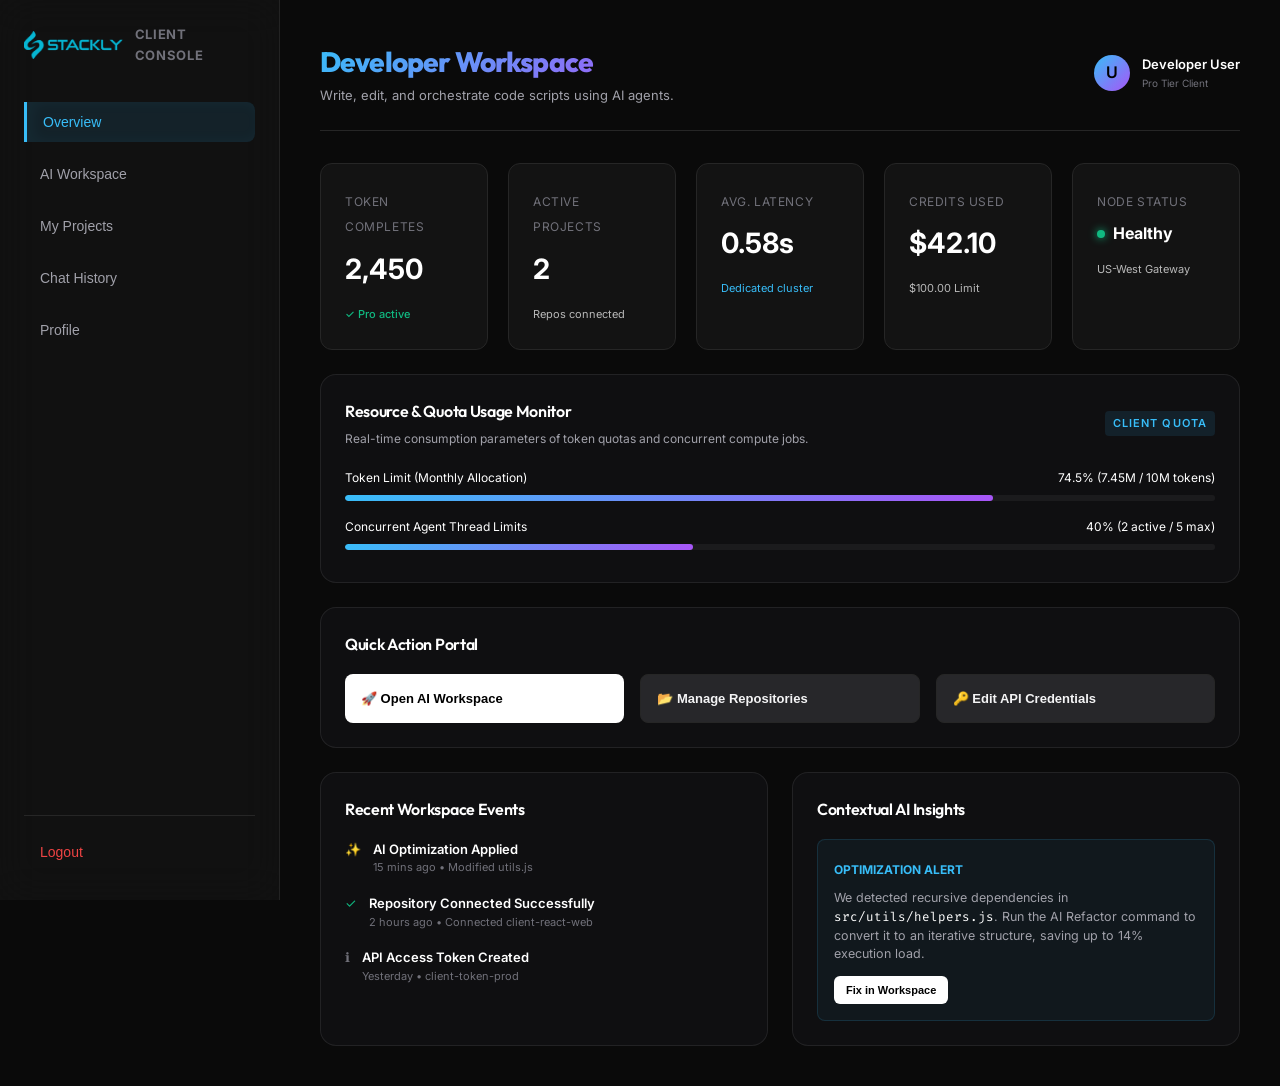
<file: ClientDashboard.html>
<!DOCTYPE html>
<html lang="en" data-theme="dark">
<head>
    <meta charset="UTF-8">
    <meta name="viewport" content="width=device-width, initial-scale=1.0">
    <title>Client Workspace - AI Assistant</title>
    
    <!-- Google Fonts -->
    <link rel="preconnect" href="https://fonts.googleapis.com">
    <link rel="preconnect" href="https://fonts.gstatic.com" crossorigin>
    <link href="https://fonts.googleapis.com/css2?family=Inter:wght@400;500;600;700&family=Outfit:wght@600;700;800&family=Fira+Code:wght@400;500&display=swap" rel="stylesheet">
    
    <!-- Stylesheets -->
    <link rel="stylesheet" href="styles.css">
    
    <style>
        /* Modern Premium Dashboards Overrides & Extensions */
        :root {
            --glow-color: rgba(56, 189, 248, 0.15);
            --gradient-accent: linear-gradient(135deg, #38bdf8 0%, #a855f7 100%);
            --glass-bg: rgba(20, 20, 20, 0.7);
            --glass-border: rgba(255, 255, 255, 0.08);
        }

        body {
            font-family: var(--font-sans);
            background: radial-gradient(circle at top right, #0e1726, #070709);
            overflow-x: hidden;
        }

        /* Responsive Dashboard Layout */
        .dashboard-layout {
            display: flex;
            min-height: 100vh;
            position: relative;
        }

        /* Mobile top-bar (Hidden on Desktop) */
        .mobile-top-bar {
            display: none;
            position: fixed;
            top: 0;
            left: 0;
            right: 0;
            height: 60px;
            background: rgba(10, 10, 12, 0.85);
            backdrop-filter: blur(12px);
            -webkit-backdrop-filter: blur(12px);
            border-bottom: 1px solid var(--border-color);
            z-index: 1000;
            padding: 0 16px;
            align-items: center;
            justify-content: space-between;
        }

        .hamburger-menu-btn {
            background: none;
            border: none;
            cursor: pointer;
            display: flex;
            flex-direction: column;
            gap: 6px;
            width: 30px;
            height: 24px;
            justify-content: center;
            z-index: 1100;
        }

        .hamburger-menu-btn span {
            display: block;
            width: 100%;
            height: 2px;
            background-color: var(--text-primary);
            border-radius: 2px;
            transition: transform 0.3s ease, opacity 0.3s ease;
        }

        /* Hamburger Morph to X */
        .hamburger-menu-btn.open span:nth-child(1) {
            transform: translateY(8px) rotate(45deg);
        }
        .hamburger-menu-btn.open span:nth-child(2) {
            opacity: 0;
        }
        .hamburger-menu-btn.open span:nth-child(3) {
            transform: translateY(-8px) rotate(-45deg);
        }

        .mobile-logo {
            height: 24px;
            width: auto;
        }

        .user-avatar-mobile {
            width: 32px;
            height: 32px;
            border-radius: 50%;
            background: var(--gradient-accent);
            color: #000;
            display: flex;
            align-items: center;
            justify-content: center;
            font-weight: 700;
            font-size: 13px;
            cursor: pointer;
            box-shadow: 0 0 10px rgba(56, 189, 248, 0.3);
        }

        /* Sidebar Desktop & Mobile Drawer */
        .dashboard-sidebar {
            width: 280px;
            background: var(--glass-bg);
            backdrop-filter: blur(20px);
            -webkit-backdrop-filter: blur(20px);
            border-right: 1px solid var(--glass-border);
            display: flex;
            flex-direction: column;
            padding: 24px;
            position: fixed;
            top: 0;
            bottom: 0;
            left: 0;
            z-index: 999;
            transition: transform 0.4s cubic-bezier(0.4, 0, 0.2, 1);
        }

        .sidebar-close-btn {
            display: none;
            position: absolute;
            top: 20px;
            right: 20px;
            background: none;
            border: none;
            color: var(--text-muted);
            font-size: 24px;
            cursor: pointer;
            transition: color 0.2s ease;
        }

        .sidebar-close-btn:hover {
            color: var(--text-primary);
        }

        .dashboard-content {
            flex: 1;
            margin-left: 280px;
            padding: 40px;
            min-height: 100vh;
            transition: all 0.3s ease;
            box-sizing: border-box;
        }

        /* Sidebar active glow */
        .dashboard-nav-btn {
            position: relative;
            overflow: hidden;
            border-radius: 8px;
            padding: 12px 16px;
            margin-bottom: 4px;
            font-weight: 500;
            transition: all 0.3s ease;
        }

        .dashboard-nav-btn.active {
            background: rgba(56, 189, 248, 0.1);
            color: var(--accent-color);
            border-left: 3px solid var(--accent-color);
            border-top-left-radius: 0;
            border-bottom-left-radius: 0;
            box-shadow: inset 5px 0 15px rgba(56, 189, 248, 0.05);
        }

        .dashboard-nav-btn::before {
            content: '';
            position: absolute;
            top: 0;
            left: -100%;
            width: 100%;
            height: 100%;
            background: linear-gradient(90deg, transparent, rgba(255, 255, 255, 0.05), transparent);
            transition: 0.5s;
        }

        .dashboard-nav-btn:hover::before {
            left: 100%;
        }

        /* Main Content Head styling */
        .dashboard-header {
            margin-top: 0;
            padding-bottom: 24px;
            border-bottom: 1px solid var(--border-color);
            display: flex;
            justify-content: space-between;
            align-items: center;
        }

        .dashboard-header-text h1 {
            font-family: var(--font-heading);
            font-size: 28px;
            background: var(--gradient-accent);
            -webkit-background-clip: text;
            -webkit-text-fill-color: transparent;
            font-weight: 800;
            letter-spacing: -0.03em;
        }

        /* Advanced Panes and Fade In / Slide Up Animations */
        .dashboard-pane {
            display: none;
            opacity: 0;
            transform: translateY(20px);
        }

        .dashboard-pane.active {
            display: block;
            animation: paneFadeIn 0.4s forwards cubic-bezier(0.25, 1, 0.5, 1);
        }

        .dashboard-pane.animating-out {
            display: block;
            animation: paneFadeOut 0.3s forwards cubic-bezier(0.25, 1, 0.5, 1);
        }

        @keyframes paneFadeIn {
            from { opacity: 0; transform: translateY(20px); }
            to { opacity: 1; transform: translateY(0); }
        }

        @keyframes paneFadeOut {
            from { opacity: 1; transform: translateY(0); }
            to { opacity: 0; transform: translateY(-15px); }
        }

        /* Text reveal animations */
        .animate-text {
            display: inline-block;
            opacity: 0;
            transform: translateY(8px);
            animation: textReveal 0.5s forwards cubic-bezier(0.25, 1, 0.5, 1);
        }

        @keyframes textReveal {
            to { opacity: 1; transform: translateY(0); }
        }

        /* Scroll Animations hook */
        .animate-on-scroll {
            opacity: 0;
            transform: translateY(20px) scale(0.98);
            transition: opacity 0.6s cubic-bezier(0.25, 1, 0.5, 1), transform 0.6s cubic-bezier(0.25, 1, 0.5, 1) !important;
        }

        .animate-on-scroll.visible {
            opacity: 1;
            transform: translateY(0) scale(1) !important;
        }

        /* Cards and Hover Transitions */
        .premium-card {
            background: rgba(20, 20, 25, 0.55);
            border: 1px solid var(--glass-border);
            border-radius: 16px;
            padding: 24px;
            margin-bottom: 24px;
            backdrop-filter: blur(10px);
            -webkit-backdrop-filter: blur(10px);
            transition: transform 0.3s cubic-bezier(0.215, 0.61, 0.355, 1), border-color 0.3s ease, box-shadow 0.3s ease;
        }

        .premium-card:hover {
            transform: translateY(-4px);
            border-color: rgba(56, 189, 248, 0.3);
            box-shadow: 0 12px 30px rgba(0, 0, 0, 0.25), 0 0 20px rgba(56, 189, 248, 0.05);
        }

        .card-header-flex {
            display: flex;
            justify-content: space-between;
            align-items: center;
            margin-bottom: 20px;
        }

        .card-title-badge {
            font-size: 11px;
            text-transform: uppercase;
            letter-spacing: 0.1em;
            color: var(--accent-color);
            background: rgba(56, 189, 248, 0.1);
            padding: 4px 8px;
            border-radius: 4px;
            font-weight: 600;
        }

        /* Status Dot Pulsing */
        .status-dot {
            width: 8px;
            height: 8px;
            border-radius: 50%;
            display: inline-block;
            box-shadow: 0 0 8px currentColor;
        }
        .status-dot.active {
            background-color: #10b981;
            color: #10b981;
            animation: pulse-glow 2s infinite;
        }
        .status-dot.warning {
            background-color: #f59e0b;
            color: #f59e0b;
            animation: pulse-glow 2s infinite;
        }

        @keyframes pulse-glow {
            0% { transform: scale(0.95); box-shadow: 0 0 0 0 rgba(16, 185, 129, 0.7); }
            70% { transform: scale(1); box-shadow: 0 0 0 6px rgba(16, 185, 129, 0); }
            100% { transform: scale(0.95); box-shadow: 0 0 0 0 rgba(16, 185, 129, 0); }
        }

        /* Specific Widgets & Tooling Styles */
        /* AI Workspace Styles */
        .workspace-grid {
            display: grid;
            grid-template-columns: 240px 1fr 340px;
            gap: 20px;
            margin-top: 16px;
            height: 650px;
        }

        .file-tree-container {
            border: 1px solid var(--border-color);
            border-radius: 12px;
            background: rgba(10, 10, 12, 0.9);
            padding: 16px;
            overflow-y: auto;
            font-size: 13px;
        }

        .file-item {
            padding: 6px 8px;
            border-radius: 4px;
            cursor: pointer;
            display: flex;
            align-items: center;
            gap: 8px;
            color: var(--text-secondary);
            transition: all 0.2s;
        }

        .file-item:hover, .file-item.active {
            background: rgba(255, 255, 255, 0.05);
            color: var(--text-primary);
        }

        .file-item.active {
            border-left: 2px solid var(--accent-color);
            font-weight: 500;
        }

        .workspace-chat-container {
            display: flex;
            flex-direction: column;
            height: 100%;
            border: 1px solid var(--border-color);
            border-radius: 12px;
            background-color: #0d0d0f;
            overflow: hidden;
        }

        .chat-output-pane {
            flex-grow: 1;
            padding: 20px;
            overflow-y: auto;
            display: flex;
            flex-direction: column;
            gap: 16px;
            font-size: 13px;
            scrollbar-width: thin;
        }

        .chat-msg-row {
            display: flex;
            gap: 12px;
        }

        .chat-msg-row.user {
            justify-content: flex-end;
        }

        .chat-bubble {
            max-width: 80%;
            padding: 12px 16px;
            border-radius: 12px;
            line-height: 1.5;
            animation: bubble-fade 0.3s ease-out forwards;
        }

        @keyframes bubble-fade {
            from { opacity: 0; transform: translateY(10px); }
            to { opacity: 1; transform: translateY(0); }
        }

        .chat-bubble.ai {
            background-color: var(--bg-card);
            border: 1px solid var(--border-color);
            color: var(--text-primary);
        }

        .chat-bubble.user {
            background: var(--gradient-accent);
            color: #000;
            font-weight: 500;
        }

        .chat-chips {
            display: flex;
            gap: 8px;
            padding: 8px 16px;
            background: #09090b;
            border-top: 1px solid rgba(255,255,255,0.03);
            overflow-x: auto;
            white-space: nowrap;
            scrollbar-width: none;
        }

        .chat-chip {
            background: rgba(255,255,255,0.04);
            border: 1px solid var(--border-color);
            border-radius: 16px;
            padding: 6px 12px;
            font-size: 11px;
            cursor: pointer;
            color: var(--text-secondary);
            transition: all 0.2s ease;
        }

        .chat-chip:hover {
            border-color: var(--accent-color);
            color: var(--text-primary);
            background: rgba(56, 189, 248, 0.05);
        }

        .chat-input-bar {
            display: flex;
            border-top: 1px solid var(--border-color);
            padding: 12px;
            gap: 12px;
            background-color: #111115;
        }

        .editor-pane-container {
            border: 1px solid var(--border-color);
            border-radius: 12px;
            background: #0b0b0d;
            padding: 16px;
            display: flex;
            flex-direction: column;
            height: 100%;
        }

        .editor-header {
            display: flex;
            justify-content: space-between;
            align-items: center;
            font-size: 12px;
            color: var(--text-muted);
            border-bottom: 1px solid rgba(255,255,255,0.05);
            padding-bottom: 8px;
            margin-bottom: 12px;
        }

        .editor-code {
            flex-grow: 1;
            font-family: var(--font-mono);
            font-size: 12px;
            color: #e4e4e7;
            white-space: pre-wrap;
            overflow-y: auto;
            line-height: 1.6;
        }

        /* Custom progress bar */
        .premium-progress-bar {
            width: 100%;
            height: 6px;
            background: rgba(255,255,255,0.05);
            border-radius: 3px;
            overflow: hidden;
            margin: 8px 0;
            position: relative;
        }

        .premium-progress-fill {
            height: 100%;
            background: var(--gradient-accent);
            border-radius: 3px;
            width: 0;
            transition: width 1s cubic-bezier(0.4, 0, 0.2, 1);
        }

        /* Stats Grid overrides */
        .stats-grid-5 {
            display: grid;
            grid-template-columns: repeat(5, 1fr);
            gap: 20px;
            margin-bottom: 24px;
        }

        /* Responsive Utility Grids */
        .grid-2col {
            display: grid;
            grid-template-columns: 1fr 1fr;
            gap: 24px;
        }
        .grid-3col {
            display: grid;
            grid-template-columns: 1fr 1fr 1fr;
            gap: 24px;
        }
        .grid-1-12col {
            display: grid;
            grid-template-columns: 1fr 1.2fr;
            gap: 24px;
        }
        .grid-12-1col {
            display: grid;
            grid-template-columns: 1.2fr 1fr;
            gap: 24px;
        }
        .grid-15-1col {
            display: grid;
            grid-template-columns: 1.5fr 1fr;
            gap: 24px;
        }
        .grid-2-1col {
            display: grid;
            grid-template-columns: 2fr 1fr;
            gap: 24px;
        }

        /* Logs / Terminal Styling */
        .terminal-panel {
            background-color: #050507;
            border: 1px solid #1f1f2e;
            border-radius: 8px;
            font-family: var(--font-mono);
            font-size: 12px;
            padding: 16px;
            color: #34d399;
            height: 180px;
            overflow-y: auto;
            box-shadow: inset 0 0 10px rgba(0,0,0,0.8);
        }

        .terminal-line {
            margin-bottom: 4px;
            opacity: 0.9;
        }

        .terminal-line.error { color: #f87171; }
        .terminal-line.info { color: #60a5fa; }

        /* API Tokens list */
        .api-token-row {
            display: flex;
            justify-content: space-between;
            align-items: center;
            padding: 12px 16px;
            background: rgba(255,255,255,0.02);
            border: 1px solid var(--border-color);
            border-radius: 8px;
            margin-bottom: 10px;
            transition: background 0.2s;
        }

        .api-token-row:hover {
            background: rgba(255,255,255,0.04);
        }

        /* Responsive Design System overrides */
        @media (max-width: 1200px) {
            .workspace-grid {
                grid-template-columns: 200px 1fr;
                height: 800px;
            }
            .editor-pane-container {
                grid-column: span 2;
                height: 350px;
            }
        }

        @media (max-width: 1024px) {
            .mobile-top-bar {
                display: flex;
            }

            .dashboard-sidebar {
                position: fixed !important;
                transform: translateX(-100%) !important;
                top: 60px !important;
                left: 0 !important;
                height: calc(100vh - 60px) !important;
                width: 280px !important;
                box-shadow: 15px 0 30px rgba(0,0,0,0.5) !important;
                background: var(--glass-bg) !important;
                backdrop-filter: blur(20px) !important;
                -webkit-backdrop-filter: blur(20px) !important;
                display: flex !important;
                flex-direction: column !important;
                z-index: 999 !important;
            }

            .dashboard-sidebar.open {
                transform: translateX(0) !important;
            }

            .sidebar-close-btn {
                display: block;
            }

            .dashboard-content {
                margin-left: 0;
                padding: 80px 16px 40px 16px;
            }

            .stats-grid-5 {
                grid-template-columns: repeat(2, 1fr);
            }

            .dashboard-nav {
                flex-direction: column !important;
                overflow-x: visible !important;
                gap: 4px !important;
                border-bottom: none !important;
                width: 100% !important;
                padding-bottom: 0 !important;
            }

            .dashboard-nav-item {
                width: 100% !important;
                flex-shrink: 0;
            }

            .dashboard-logout-btn {
                margin-top: auto !important;
                padding-top: 16px !important;
                border-top: 1px solid var(--border-color) !important;
                margin-left: 0 !important;
                width: 100% !important;
                display: block !important;
            }
        }

        @media (max-width: 768px) {
            .stats-grid-5 {
                grid-template-columns: 1fr;
            }

            .grid-2col, .grid-3col, .grid-1-12col, .grid-12-1col, .grid-15-1col, .grid-2-1col {
                grid-template-columns: 1fr !important;
                gap: 16px !important;
            }

            .dashboard-header {
                flex-direction: column !important;
                align-items: flex-start !important;
                gap: 16px !important;
            }

            .dashboard-user-profile {
                width: 100% !important;
                justify-content: flex-start !important;
                padding-top: 12px !important;
                border-top: 1px solid var(--border-color) !important;
            }

            .workspace-grid {
                grid-template-columns: 1fr;
                height: auto;
            }

            .file-tree-container {
                height: 150px;
            }

            .workspace-chat-container {
                height: 450px;
            }

            .editor-pane-container {
                grid-column: span 1;
                height: 300px;
            }

            .card-header-flex {
                flex-direction: column;
                align-items: flex-start;
                gap: 10px;
            }
        }

        /* Glassmorphic Backdrop overlay */
        .sidebar-overlay {
            position: fixed;
            top: 60px;
            left: 0;
            right: 0;
            bottom: 0;
            background: rgba(0,0,0,0.5);
            backdrop-filter: blur(4px);
            z-index: 998;
            opacity: 0;
            pointer-events: none;
            transition: opacity 0.3s ease;
        }

        .sidebar-overlay.show {
            opacity: 1;
            pointer-events: auto;
        }

        /* Simple form elements alignment */
        .profile-form-grid {
            display: grid;
            grid-template-columns: 1fr 1fr;
            gap: 16px;
        }

        @media (max-width: 600px) {
            .profile-form-grid {
                grid-template-columns: 1fr;
            }
        }
    </style>
</head>
<body>
    <!-- Mobile Navigation Topbar -->
    <header class="mobile-top-bar">
        <button class="hamburger-menu-btn" id="hamburger-menu-btn" aria-label="Toggle Navigation Menu">
            <span></span>
            <span></span>
            <span></span>
        </button>
        <img src="assets/logo (10).webp" alt="AI Assistant Brand Logo" class="mobile-logo">
        <div class="user-avatar-mobile" id="avatar-display-mobile">U</div>
    </header>

    <!-- Background overlay for mobile drawer -->
    <div class="sidebar-overlay" id="sidebar-overlay"></div>

    <div class="dashboard-layout">
        <!-- Sidebar Navigation Drawer -->
        <aside class="dashboard-sidebar" id="dashboard-sidebar">
            <button class="sidebar-close-btn" id="sidebar-close-btn">&times;</button>
            <div class="dashboard-sidebar-header">
                <img src="assets/logo (10).webp" alt="AI Assistant Brand Logo" class="dashboard-sidebar-logo">
                <span class="dashboard-sidebar-title">Client Console</span>
            </div>
            
            <nav class="dashboard-nav">
                <div class="dashboard-nav-item">
                    <button class="dashboard-nav-btn active" data-target="pane-overview">
                        Overview
                    </button>
                </div>
                <div class="dashboard-nav-item">
                    <button class="dashboard-nav-btn" data-target="pane-workspace">
                        AI Workspace
                    </button>
                </div>
                <div class="dashboard-nav-item">
                    <button class="dashboard-nav-btn" data-target="pane-projects">
                        My Projects
                    </button>
                </div>
                <div class="dashboard-nav-item">
                    <button class="dashboard-nav-btn" data-target="pane-history">
                        Chat History
                    </button>
                </div>
                <div class="dashboard-nav-item">
                    <button class="dashboard-nav-btn" data-target="pane-profile">
                        Profile
                    </button>
                </div>
                
                <div class="dashboard-logout-btn">
                    <button class="dashboard-nav-btn logout-action">
                        Logout
                    </button>
                </div>
            </nav>
        </aside>
        
        <!-- Main Dashboard Content -->
        <main class="dashboard-content">
            <header class="dashboard-header">
                <div class="dashboard-header-text">
                    <h1 id="page-title">Developer Workspace</h1>
                    <p style="font-size: 13px; color: var(--text-secondary);" id="page-subtitle">Write, edit, and orchestrate code scripts using AI agents.</p>
                </div>
                <div class="dashboard-user-profile" style="display: flex; align-items: center; gap: 12px;">
                    <div class="user-avatar" id="avatar-display" style="background: var(--gradient-accent);">U</div>
                    <div style="display: flex; flex-direction: column;">
                        <span style="font-size: 13px; font-weight: 600;" id="username-display">Developer User</span>
                        <span style="font-size: 10px; color: var(--text-muted);">Pro Tier Client</span>
                    </div>
                </div>
            </header>
            
            <!-- Pane 1: Overview -->
            <section class="dashboard-pane active" id="pane-overview">
                <!-- Section 1: Interactive Status Grid -->
                <div class="stats-grid-5">
                    <div class="stat-card">
                        <span class="stat-title">Token Completes</span>
                        <div class="stat-val">2,450</div>
                        <span style="font-size: 11px; color: #10b981; font-weight: 500;">✓ Pro active</span>
                    </div>
                    <div class="stat-card">
                        <span class="stat-title">Active Projects</span>
                        <div class="stat-val" id="overview-project-count">2</div>
                        <span style="font-size: 11px; opacity: 0.7;">Repos connected</span>
                    </div>
                    <div class="stat-card">
                        <span class="stat-title">Avg. Latency</span>
                        <div class="stat-val">0.58s</div>
                        <span style="font-size: 11px; color: var(--accent-color);">Dedicated cluster</span>
                    </div>
                    <div class="stat-card">
                        <span class="stat-title">Credits Used</span>
                        <div class="stat-val" id="overview-credits">$42.10</div>
                        <span style="font-size: 11px; opacity: 0.7;">$100.00 Limit</span>
                    </div>
                    <div class="stat-card">
                        <span class="stat-title">Node Status</span>
                        <div class="stat-val" style="display:flex; align-items:center; gap:8px;">
                            <span class="status-dot active"></span>
                            <span style="font-size: 16px;">Healthy</span>
                        </div>
                        <span style="font-size: 11px; opacity: 0.7;">US-West Gateway</span>
                    </div>
                </div>

                <!-- Section 2: System Health & Cost Widget -->
                <div class="premium-card">
                    <div class="card-header-flex">
                        <div>
                            <h4 style="font-size: 16px; font-weight: 600;">Resource & Quota Usage Monitor</h4>
                            <p style="font-size: 12px; color: var(--text-secondary); margin-top: 4px;">Real-time consumption parameters of token quotas and concurrent compute jobs.</p>
                        </div>
                        <span class="card-title-badge">Client Quota</span>
                    </div>
                    <div style="margin-top: 16px;">
                        <div style="display:flex; justify-content:space-between; font-size:12px; margin-bottom:4px;">
                            <span>Token Limit (Monthly Allocation)</span>
                            <span>74.5% (7.45M / 10M tokens)</span>
                        </div>
                        <div class="premium-progress-bar">
                            <div class="premium-progress-fill" style="width: 74.5%;"></div>
                        </div>
                    </div>
                    <div style="margin-top: 16px;">
                        <div style="display:flex; justify-content:space-between; font-size:12px; margin-bottom:4px;">
                            <span>Concurrent Agent Thread Limits</span>
                            <span>40% (2 active / 5 max)</span>
                        </div>
                        <div class="premium-progress-bar">
                            <div class="premium-progress-fill" style="width: 40%;"></div>
                        </div>
                    </div>
                </div>

                <!-- Section 3: Quick Action Launchpad -->
                <div class="premium-card">
                    <h4 style="font-size: 16px; font-weight: 600; margin-bottom: 16px;">Quick Action Portal</h4>
                    <div style="display: grid; grid-template-columns: repeat(auto-fit, minmax(200px, 1fr)); gap: 16px;">
                        <button onclick="document.querySelector('[data-target=pane-workspace]').click();" class="btn-hero-primary" style="padding: 16px; text-align: center; border-radius: 8px; cursor: pointer; border: none; font-size: 13px;">
                            🚀 Open AI Workspace
                        </button>
                        <button onclick="document.querySelector('[data-target=pane-projects]').click();" class="btn-hero-secondary" style="padding: 16px; text-align: center; border-radius: 8px; cursor: pointer; font-size: 13px;">
                            📂 Manage Repositories
                        </button>
                        <button onclick="document.querySelector('[data-target=pane-profile]').click();" class="btn-hero-secondary" style="padding: 16px; text-align: center; border-radius: 8px; cursor: pointer; font-size: 13px;">
                            🔑 Edit API Credentials
                        </button>
                    </div>
                </div>

                <div class="grid-2col" style="margin-top: 24px;">
                    <!-- Section 4: Recent Activity Feed -->
                    <div class="premium-card" style="margin-bottom: 0;">
                        <h4 style="font-size: 16px; font-weight: 600; margin-bottom: 16px;">Recent Workspace Events</h4>
                        <div style="display: flex; flex-direction: column; gap: 16px;">
                            <div style="display: flex; gap: 12px; font-size: 13px;">
                                <div style="color: var(--accent-color);">✨</div>
                                <div>
                                    <span style="font-weight: 600;">AI Optimization Applied</span>
                                    <span style="color: var(--text-muted); display: block; font-size: 11px;">15 mins ago • Modified utils.js</span>
                                </div>
                            </div>
                            <div style="display: flex; gap: 12px; font-size: 13px;">
                                <div style="color: #10b981;">✓</div>
                                <div>
                                    <span style="font-weight: 600;">Repository Connected Successfully</span>
                                    <span style="color: var(--text-muted); display: block; font-size: 11px;">2 hours ago • Connected client-react-web</span>
                                </div>
                            </div>
                            <div style="display: flex; gap: 12px; font-size: 13px;">
                                <div style="color: var(--text-muted);">ℹ</div>
                                <div>
                                    <span style="font-weight: 600;">API Access Token Created</span>
                                    <span style="color: var(--text-muted); display: block; font-size: 11px;">Yesterday • client-token-prod</span>
                                </div>
                            </div>
                        </div>
                    </div>

                    <!-- Section 5: AI Coding Tips & Recommendations -->
                    <div class="premium-card" style="margin-bottom: 0;">
                        <h4 style="font-size: 16px; font-weight: 600; margin-bottom: 16px;">Contextual AI Insights</h4>
                        <div style="background: rgba(56,189,248,0.05); border: 1px solid rgba(56,189,248,0.15); border-radius: 8px; padding: 16px;">
                            <span style="font-size: 12px; font-weight: 700; color: var(--accent-color); text-transform: uppercase;">Optimization Alert</span>
                            <p style="font-size: 12.5px; color: var(--text-secondary); margin-top: 8px; line-height: 1.5;">
                                We detected recursive dependencies in <code style="font-family:var(--font-mono); color:var(--text-primary);">src/utils/helpers.js</code>. Run the AI Refactor command to convert it to an iterative structure, saving up to 14% execution load.
                            </p>
                            <button onclick="document.querySelector('[data-target=pane-workspace]').click(); document.getElementById('chat-prompt-input').value = 'Refactor Helpers file recursive dependency'; " class="btn-hero-primary" style="margin-top: 12px; padding: 8px 12px; font-size: 11px; border-radius: 6px; border:none; cursor:pointer;">
                                Fix in Workspace
                            </button>
                        </div>
                    </div>
                </div>
            </section>
            
            <!-- Pane 2: AI Workspace -->
            <section class="dashboard-pane" id="pane-workspace">
                <div class="workspace-grid">
                    <!-- Section 1: Code Explorer Sidebar -->
                    <div class="file-tree-container">
                        <h5 style="font-size: 12px; font-weight: 600; text-transform: uppercase; color: var(--text-muted); padding-bottom: 8px; margin-bottom: 12px; border-bottom: 1px solid rgba(255,255,255,0.05);">File Tree</h5>
                        <div class="file-item active" onclick="loadMockFile('utils.js')">
                            <span>📄</span> utils.js
                        </div>
                        <div class="file-item" onclick="loadMockFile('server.js')">
                            <span>📄</span> server.js
                        </div>
                        <div class="file-item" onclick="loadMockFile('database.sql')">
                            <span>📄</span> database.sql
                        </div>
                        <div class="file-item" onclick="loadMockFile('package.json')">
                            <span>📄</span> package.json
                        </div>
                    </div>

                    <!-- Section 2: AI Chat Assistant & Input Bar -->
                    <div class="workspace-chat-container">
                        <div class="chat-output-pane" id="workspace-chat-log">
                            <div class="chat-msg-row">
                                <div class="chat-bubble ai">
                                    Hello! I am your AI coding agent. Select a file on the left and enter instructions, or click one of the quick prompt chips below.
                                </div>
                            </div>
                        </div>

                        <!-- Chat Chips -->
                        <div class="chat-chips">
                            <span class="chat-chip" onclick="triggerChipPrompt('Write a quicksort helper method')">🚀 Quicksort helper</span>
                            <span class="chat-chip" onclick="triggerChipPrompt('Add validation hooks to server routes')">🔒 Security check</span>
                            <span class="chat-chip" onclick="triggerChipPrompt('Write connection pool query script')">🔌 Database link</span>
                            <span class="chat-chip" onclick="triggerChipPrompt('Optimize memory footprint in file parser')">💾 Optimize mem</span>
                        </div>
                        
                        <div class="chat-input-bar">
                            <input type="text" id="chat-prompt-input" class="form-input" style="flex-grow: 1; font-size:13px;" placeholder="Type instructions (e.g. Optimize this script)...">
                            <button id="chat-send-btn" class="btn-hero-primary" style="padding: 0 20px; font-size: 13px; font-weight: 600; cursor: pointer;">Send</button>
                        </div>
                    </div>

                    <!-- Section 3: Proposed Diff & Editor Pane -->
                    <div class="editor-pane-container">
                        <div class="editor-header">
                            <span id="active-editor-filename">utils.js - Active Node Code</span>
                            <button onclick="copyCode()" class="btn-hero-secondary" style="padding: 4px 8px; font-size: 10px; border-radius: 4px;">Copy Code</button>
                        </div>
                        <pre class="editor-code" id="editor-code-pane">/* Click a file to load syntax highlight code */
function formatResponse(data) {
    if(!data) return { status: 400, body: 'Bad Request' };
    return {
        status: 200,
        body: JSON.stringify(data),
        timestamp: Date.now()
    };
}</pre>
                    </div>
                </div>

                <div class="grid-2-1col" style="margin-top: 20px;">
                    <!-- Section 4: Model Selector & Parameters -->
                    <div class="premium-card" style="margin-bottom:0;">
                        <h4 style="font-size:15px; font-weight:600; margin-bottom:12px;">Agent Engine & Parameter Presets</h4>
                        <div class="grid-3col">
                            <div>
                                <label style="display:block; font-size:11px; color:var(--text-muted); margin-bottom:4px; text-transform:uppercase;">Select Model Target</label>
                                <select class="form-input" id="model-select" style="width:100%;">
                                    <option value="claude">Claude 3.5 Sonnet</option>
                                    <option value="gemini">Gemini 1.5 Pro</option>
                                    <option value="custom">Fine-Tuned Custom v2</option>
                                </select>
                            </div>
                            <div>
                                <label style="display:block; font-size:11px; color:var(--text-muted); margin-bottom:4px; text-transform:uppercase;">Temperature (<span id="temp-val">0.2</span>)</label>
                                <input type="range" class="form-input" style="width:100%;" min="0" max="1" step="0.1" value="0.2" id="temp-slider">
                            </div>
                            <div>
                                <label style="display:block; font-size:11px; color:var(--text-muted); margin-bottom:4px; text-transform:uppercase;">Max Output Tokens</label>
                                <select class="form-input" style="width:100%;">
                                    <option>2,048 Tokens</option>
                                    <option selected>4,096 Tokens</option>
                                    <option>8,192 Tokens</option>
                                </select>
                            </div>
                        </div>
                    </div>

                    <!-- Section 5: Estimated Cost & Performance Widget -->
                    <div class="premium-card" style="margin-bottom:0;">
                        <h4 style="font-size:15px; font-weight:600; margin-bottom:12px;">Job Assessment</h4>
                        <div style="display:flex; justify-content:space-between; font-size:13px; margin-bottom:6px;">
                            <span>Job Cost Projection:</span>
                            <span style="font-weight:600; color:var(--accent-color);" id="est-cost">$0.004 / Prompt</span>
                        </div>
                        <div style="display:flex; justify-content:space-between; font-size:13px;">
                            <span>Context Tokens:</span>
                            <span style="font-weight:600;">1,240 Input</span>
                        </div>
                    </div>
                </div>
            </section>
            
            <!-- Pane 3: My Projects -->
            <section class="dashboard-pane" id="pane-projects">
                <!-- Section 1: Repository Management Grid -->
                <div class="premium-card">
                    <h3 class="dashboard-section-title">Connected Source Repositories</h3>
                    <div style="display: flex; flex-direction: column; gap: 16px; margin-top: 16px;" id="repo-list-container">
                        <div style="display: flex; justify-content: space-between; align-items:center; border-bottom: 1px solid var(--border-color); padding-bottom: 12px; font-size: 14px;">
                            <div>
                                <div style="font-weight:600; display:flex; align-items:center; gap:8px;">
                                    <span>antigravity-auth-api</span>
                                    <span style="background:rgba(16,185,129,0.1); color:#10b981; font-size:10px; padding:2px 6px; border-radius:4px;">Git Main</span>
                                </div>
                                <span style="font-size:11px; color:var(--text-muted);">Connected via local path | Last indexed 1h ago</span>
                            </div>
                            <div style="display:flex; align-items:center; gap:16px;">
                                <span style="color: #10b981; font-weight: 500; font-size:13px;">✓ Synced</span>
                                <button onclick="simulateScan('antigravity-auth-api')" class="btn-hero-secondary" style="padding: 4px 8px; font-size:11px;">Trigger Scan</button>
                            </div>
                        </div>
                        <div style="display: flex; justify-content: space-between; align-items:center; border-bottom: 1px solid var(--border-color); padding-bottom: 12px; font-size: 14px;">
                            <div>
                                <div style="font-weight:600; display:flex; align-items:center; gap:8px;">
                                    <span>client-react-web</span>
                                    <span style="background:rgba(16,185,129,0.1); color:#10b981; font-size:10px; padding:2px 6px; border-radius:4px;">GitHub Hook</span>
                                </div>
                                <span style="font-size:11px; color:var(--text-muted);">Connected via webhook | Last indexed 3h ago</span>
                            </div>
                            <div style="display:flex; align-items:center; gap:16px;">
                                <span style="color: #10b981; font-weight: 500; font-size:13px;">✓ Synced</span>
                                <button onclick="simulateScan('client-react-web')" class="btn-hero-secondary" style="padding: 4px 8px; font-size:11px;">Trigger Scan</button>
                            </div>
                        </div>
                    </div>
                </div>

                <div class="grid-1-12col">
                    <!-- Section 2: Connect Repository Console -->
                    <div class="premium-card" style="margin-bottom:0;">
                        <h4 style="font-size:16px; font-weight:600; margin-bottom:12px;">Link New Codebase</h4>
                        <div style="display:flex; flex-direction:column; gap:12px;">
                            <div>
                                <label style="display:block; font-size:11px; color:var(--text-muted); margin-bottom:4px; text-transform:uppercase;">Repository Name</label>
                                <input type="text" class="form-input" id="new-repo-name" style="width:100%;" placeholder="e.g. workspace-backend-api">
                            </div>
                            <div>
                                <label style="display:block; font-size:11px; color:var(--text-muted); margin-bottom:4px; text-transform:uppercase;">Integration Hook URL / Local Path</label>
                                <input type="text" class="form-input" id="new-repo-path" style="width:100%;" placeholder="e.g. github.com/user/repo-api or D:/Projects/repo">
                            </div>
                            <button id="add-repo-btn" onclick="addNewRepo()" class="btn-hero-primary" style="padding: 12px; margin-top:8px; border:none; border-radius:8px; cursor:pointer;">
                                Link & Initialize Codebase
                            </button>
                        </div>
                    </div>

                    <!-- Section 3: Indexing & Build Logs Terminal -->
                    <div class="premium-card" style="margin-bottom:0;">
                        <h4 style="font-size:16px; font-weight:600; margin-bottom:12px;">Repository Vectorization Log Output</h4>
                        <div class="terminal-panel" id="project-terminal">
                            <div class="terminal-line info">[System] Vector log console initialized. Ready.</div>
                            <div class="terminal-line">[Index] Index file cache matches checksum.</div>
                        </div>
                    </div>
                </div>

                <div class="grid-12-1col" style="margin-top:24px;">
                    <!-- Section 4: Collaborators & Invites -->
                    <div class="premium-card" style="margin-bottom:0;">
                        <h4 style="font-size:16px; font-weight:600; margin-bottom:12px;">Project Access Team Control</h4>
                        <div style="display:flex; flex-direction:column; gap:12px;">
                            <div style="display:flex; justify-content:space-between; align-items:center; border-bottom:1px solid rgba(255,255,255,0.05); padding-bottom:8px;">
                                <div>
                                    <span style="font-size:13px; font-weight:600;">Developer User (You)</span>
                                    <span style="display:block; font-size:11px; color:var(--text-muted);">Owner</span>
                                </div>
                                <span style="font-size:11px; padding:4px 8px; background:rgba(56,189,248,0.1); color:var(--accent-color); border-radius:4px;">Creator</span>
                            </div>
                            <div style="display:flex; justify-content:space-between; align-items:center; border-bottom:1px solid rgba(255,255,255,0.05); padding-bottom:8px;">
                                <div>
                                    <span style="font-size:13px; font-weight:600;">Alex Rivera</span>
                                    <span style="display:block; font-size:11px; color:var(--text-muted);">alex@company.com</span>
                                </div>
                                <span style="font-size:11px; padding:4px 8px; background:rgba(255,255,255,0.05); border-radius:4px;">Read/Write</span>
                            </div>
                            
                            <div style="display:flex; gap:8px; margin-top:8px;">
                                <input type="email" id="invite-email" class="form-input" style="flex-grow:1; font-size:12px;" placeholder="colleague@company.com">
                                <button class="btn-hero-primary" onclick="inviteColleague()" style="padding:0 12px; font-size:12px; border:none; border-radius:6px; cursor:pointer;">Invite</button>
                            </div>
                        </div>
                    </div>

                    <!-- Section 5: Repository Security Scan -->
                    <div class="premium-card" style="margin-bottom:0;">
                        <h4 style="font-size:16px; font-weight:600; margin-bottom:12px;">Repository Security Compliance</h4>
                        <div style="background:rgba(245,158,11,0.05); border:1px solid rgba(245,158,11,0.15); border-radius:8px; padding:16px;" id="security-warnings-box">
                            <div style="display:flex; align-items:center; gap:8px;">
                                <span class="status-dot warning"></span>
                                <span style="font-size:12px; font-weight:700; color:#f59e0b; text-transform:uppercase;">Security Check Warnings</span>
                            </div>
                            <p style="font-size:12.5px; color:var(--text-secondary); margin-top:8px; line-height:1.5;">
                                1 legacy package in <code style="font-family:var(--font-mono); color:var(--text-primary);">package.json</code> needs security patches. No environment token leaks detected.
                            </p>
                        </div>
                    </div>
                </div>
            </section>
            
            <!-- Pane 4: Chat History -->
            <section class="dashboard-pane" id="pane-history">
                <div class="grid-15-1col">
                    <div>
                        <!-- Section 1: History Search & Filter Panel -->
                        <div class="premium-card" style="padding:16px; margin-bottom:16px;">
                            <div style="display:flex; gap:12px;">
                                <input type="text" class="form-input" id="search-history" style="flex-grow:1; font-size:13px;" placeholder="Search previous coding sessions..." onkeyup="filterHistory()">
                                <select class="form-input" id="history-filter-model" style="font-size:13px; width:auto;" onchange="filterHistory()">
                                    <option value="all">All Models</option>
                                    <option value="Claude 3.5 Sonnet">Claude 3.5</option>
                                    <option value="Gemini 1.5 Pro">Gemini 1.5</option>
                                </select>
                            </div>
                        </div>

                        <!-- Section 2: Historic Conversations List -->
                        <div class="premium-card">
                            <h4 style="font-size:16px; font-weight:600; margin-bottom:16px;">Previous Conversations</h4>
                            <div style="display: flex; flex-direction: column; gap: 12px;" id="history-list-box">
                                <div class="history-item-block" style="padding: 12px; border: 1px solid var(--border-color); border-radius: 8px; cursor: pointer; transition:all 0.2s;" onclick="previewHistory(0)">
                                    <div style="display:flex; justify-content:space-between; align-items:center;">
                                        <span style="font-weight: 600; font-size:13px;" class="history-item-title">Fixing routing array out of bounds</span>
                                        <span style="font-size: 10px; background:rgba(56,189,248,0.1); color:var(--accent-color); padding:2px 6px; border-radius:4px;">Claude 3.5 Sonnet</span>
                                    </div>
                                    <span style="font-size: 11px; color: var(--text-muted); display: block; margin-top: 4px;">Completed 2 days ago • 14 prompts exchange</span>
                                </div>
                                <div class="history-item-block" style="padding: 12px; border: 1px solid var(--border-color); border-radius: 8px; cursor: pointer; transition:all 0.2s;" onclick="previewHistory(1)">
                                    <div style="display:flex; justify-content:space-between; align-items:center;">
                                        <span style="font-weight: 600; font-size:13px;" class="history-item-title">Generating database adapters schemas</span>
                                        <span style="font-size: 10px; background:rgba(168,85,247,0.1); color:#c084fc; padding:2px 6px; border-radius:4px;">Gemini 1.5 Pro</span>
                                    </div>
                                    <span style="font-size: 11px; color: var(--text-muted); display: block; margin-top: 4px;">Completed 4 days ago • 8 prompts exchange</span>
                                </div>
                                <div class="history-item-block" style="padding: 12px; border: 1px solid var(--border-color); border-radius: 8px; cursor: pointer; transition:all 0.2s;" onclick="previewHistory(2)">
                                    <div style="display:flex; justify-content:space-between; align-items:center;">
                                        <span style="font-weight: 600; font-size:13px;" class="history-item-title">Configure docker environment container layout</span>
                                        <span style="font-size: 10px; background:rgba(56,189,248,0.1); color:var(--accent-color); padding:2px 6px; border-radius:4px;">Claude 3.5 Sonnet</span>
                                    </div>
                                    <span style="font-size: 11px; color: var(--text-muted); display: block; margin-top: 4px;">Completed last week • 22 prompts exchange</span>
                                </div>
                            </div>
                        </div>
                    </div>

                    <div>
                        <!-- Section 3: Conversation Preview Sidebar -->
                        <div class="premium-card">
                            <h4 style="font-size:15px; font-weight:600; margin-bottom:12px;">Transcript Preview</h4>
                            <div style="background: #0d0d0f; border: 1px solid var(--border-color); border-radius: 8px; padding: 12px; height: 320px; overflow-y: auto; font-size: 12.5px; line-height: 1.5;" id="history-preview-box">
                                <span style="color:var(--text-muted); font-style:italic;">Select a historic conversation on the left to see transcript preview.</span>
                            </div>
                        </div>

                        <!-- Section 4: AI Stored Memory & Context Rules -->
                        <div class="premium-card">
                            <h4 style="font-size:15px; font-weight:600; margin-bottom:8px;">Shared AI Memory Rules</h4>
                            <p style="font-size:11px; color:var(--text-muted); margin-bottom:12px;">Persistent facts remembered across sessions to maintain development context.</p>
                            <div style="background:rgba(255,255,255,0.02); border:1px solid var(--border-color); border-radius:6px; padding:10px; font-size:12px; display:flex; flex-direction:column; gap:8px;">
                                <div>• Using ES6 exports for backend routing elements.</div>
                                <div>• Target workspace framework: vanilla frontend + Express backend.</div>
                            </div>
                        </div>
                    </div>
                </div>

                <!-- Section 5: Archive & Export Console -->
                <div class="premium-card" style="margin-top:20px;">
                    <h4 style="font-size:15px; font-weight:600; margin-bottom:12px;">Export & Backup Workspace Records</h4>
                    <div style="display:flex; gap:12px; flex-wrap:wrap;">
                        <button class="btn-hero-secondary" onclick="alert('Exporting chats as JSON...')">Backup Conversations (JSON)</button>
                        <button class="btn-hero-secondary" onclick="alert('Exporting project workspace context...')">Export Context Settings</button>
                        <button class="btn-hero-primary" onclick="alert('Preparing archive packet...')">Purge and Download DB</button>
                    </div>
                </div>
            </section>
            
            <!-- Pane 5: Profile -->
            <section class="dashboard-pane" id="pane-profile">
                <div class="grid-1-12col">
                    <!-- Section 1: User Identity Card -->
                    <div class="premium-card">
                        <div class="card-header-flex">
                            <h4 style="font-size: 16px; font-weight: 600;">Personal Information</h4>
                            <span class="card-title-badge">Profile Card</span>
                        </div>
                        
                        <div style="display:flex; align-items:center; gap:16px; margin-bottom:20px;">
                            <div style="width:64px; height:64px; border-radius:50%; background:var(--gradient-accent); color:#000; font-size:24px; font-weight:800; display:flex; align-items:center; justify-content:center;" id="profile-avatar-char">U</div>
                            <div>
                                <button class="btn-hero-secondary" style="padding:4px 8px; font-size:11px;" onclick="alert('Profile image upload mockup trigger')">Upload New Image</button>
                                <span style="display:block; font-size:10px; color:var(--text-muted); margin-top:4px;">PNG or JPG. Max 2MB</span>
                            </div>
                        </div>

                        <div class="profile-form-grid">
                            <div>
                                <label style="display:block; font-size:11px; color:var(--text-muted); margin-bottom:4px; text-transform:uppercase;">Full Name</label>
                                <input type="text" id="profile-name" class="form-input" style="width:100%; font-size:13px;" value="Developer User">
                            </div>
                            <div>
                                <label style="display:block; font-size:11px; color:var(--text-muted); margin-bottom:4px; text-transform:uppercase;">Email Address</label>
                                <input type="email" id="profile-email" class="form-input" style="width:100%; font-size:13px;" value="dev@company.com">
                            </div>
                            <div style="grid-column: span 2;">
                                <label style="display:block; font-size:11px; color:var(--text-muted); margin-bottom:4px; text-transform:uppercase;">Workspace Role</label>
                                <input type="text" id="profile-role" class="form-input" style="width:100%; font-size:13px;" value="Client Developer" readonly style="opacity:0.8;">
                            </div>
                        </div>
                        <button class="btn-hero-primary" onclick="saveProfile()" style="margin-top:16px; width:100%; border:none; padding:10px; border-radius:6px; font-size:13px; font-weight:600; cursor:pointer;">Save Account Changes</button>
                    </div>

                    <!-- Section 2: Client API Tokens Control -->
                    <div class="premium-card">
                        <h4 style="font-size:16px; font-weight:600; margin-bottom:12px;">Client API Tokens</h4>
                        <p style="font-size:12px; color:var(--text-secondary); margin-bottom:16px;">Generate secure integration keys to feed data to external CI/CD pipelines.</p>
                        
                        <div id="tokens-list-container">
                            <div class="api-token-row">
                                <div>
                                    <span style="font-weight:600; font-size:13px;">client-token-prod</span>
                                    <span style="font-family:var(--font-mono); color:var(--text-muted); display:block; font-size:10px;">sk_ai_client_*****************</span>
                                </div>
                                <button class="btn-hero-secondary" style="padding:4px 8px; font-size:10px;" onclick="copyTokenText('sk_ai_client_948fha8fh1h')">Copy</button>
                            </div>
                        </div>

                        <div style="display:flex; gap:8px; margin-top:12px;">
                            <input type="text" id="new-token-name" class="form-input" style="flex-grow:1; font-size:12px;" placeholder="token-description-name">
                            <button class="btn-hero-primary" onclick="generateNewToken()" style="padding:0 16px; font-size:12px; border:none; border-radius:6px; cursor:pointer;">Generate</button>
                        </div>
                    </div>
                </div>

                <div class="grid-2col" style="margin-top:24px;">
                    <!-- Section 3: Subscription & Billing Summary -->
                    <div class="premium-card" style="margin-bottom:0;">
                        <h4 style="font-size:16px; font-weight:600; margin-bottom:12px;">Billing Cycle Usage Limits</h4>
                        <div style="background:rgba(255,255,255,0.02); border:1px solid var(--border-color); border-radius:8px; padding:16px;">
                            <div style="display:flex; justify-content:space-between; font-weight:600; font-size:14px; margin-bottom:8px;">
                                <span>Professional Subscription Tier</span>
                                <span style="color:var(--accent-color); font-weight:700;">$49 / Mo</span>
                            </div>
                            <span style="font-size:11px; color:var(--text-muted); display:block; margin-bottom:12px;">Renewal date: July 28, 2026</span>
                            
                            <span style="font-size:11px; text-transform:uppercase; color:var(--text-muted); display:block; margin-bottom:4px;">Credit consumption usage</span>
                            <div class="premium-progress-bar">
                                <div class="premium-progress-fill" style="width: 42%;"></div>
                            </div>
                            <div style="display:flex; justify-content:space-between; font-size:11px; color:var(--text-muted); margin-top:4px;">
                                <span>$42.10 Consumed</span>
                                <span>$100.00 Max Quota</span>
                            </div>
                        </div>
                    </div>

                    <!-- Section 4: Personalization & Theme Preferences -->
                    <div class="premium-card" style="margin-bottom:0;">
                        <h4 style="font-size:16px; font-weight:600; margin-bottom:12px;">Workspace Theme Preferences</h4>
                        <div style="display:flex; flex-direction:column; gap:12px;">
                            <div>
                                <label style="display:block; font-size:11px; color:var(--text-muted); margin-bottom:4px; text-transform:uppercase;">Application Theme</label>
                                <select class="form-input" style="width:100%; font-size:13px;" id="theme-select" onchange="switchAppTheme()">
                                    <option value="dark">Stealth Dark Mode (Default)</option>
                                    <option value="light">Solar Light Mode</option>
                                </select>
                            </div>
                            <div>
                                <label style="display:block; font-size:11px; color:var(--text-muted); margin-bottom:4px; text-transform:uppercase;">Preferred LLM Primary Agent</label>
                                <select class="form-input" style="width:100%; font-size:13px;">
                                    <option>Claude 3.5 Sonnet</option>
                                    <option>Gemini 1.5 Pro</option>
                                    <option>Custom Tuned Node</option>
                                </select>
                            </div>
                        </div>
                    </div>
                </div>

                <!-- Section 5: Account Danger Zone -->
                <div class="premium-card" style="margin-top:24px; border-color:rgba(239,68,68,0.2); background:rgba(239,68,68,0.01);">
                    <h4 style="font-size:16px; font-weight:600; color:#ef4444; margin-bottom:8px;">Danger Operations Hub</h4>
                    <p style="font-size:12px; color:var(--text-secondary); margin-bottom:16px;">Irreversible settings that purge cached indices, revoke tokens, or dismantle accounts.</p>
                    <div style="display:flex; gap:12px;">
                        <button class="btn-hero-secondary" style="color:#ef4444; border-color:rgba(239,68,68,0.3);" onclick="purgeWorkspaceCache()">Purge Workspace Vector Index</button>
                        <button class="btn-hero-secondary" style="color:#ef4444; border-color:rgba(239,68,68,0.3);" onclick="dismantleProfileAccount()">Dismantle Account Access</button>
                    </div>
                </div>
            </section>
        </main>
    </div>
    
    <!-- Scripts -->
    <script src="script.js"></script>
    <script>
        // Tab switching routing
        (function() {
            const navButtons = document.querySelectorAll('.dashboard-nav-btn[data-target]');
            const panes = document.querySelectorAll('.dashboard-pane');
            const pageTitle = document.getElementById('page-title');
            const pageSubtitle = document.getElementById('page-subtitle');

            const tabMeta = {
                'pane-overview': { title: 'Developer Workspace', subtitle: 'Write, edit, and orchestrate code scripts using AI agents.' },
                'pane-workspace': { title: 'AI Workspace Playground', subtitle: 'Interact with AI models directly on indexed repositories.' },
                'pane-projects': { title: 'Workspace Codebases', subtitle: 'Manage active repository synchronization hooks.' },
                'pane-history': { title: 'Historical Prompts Audit', subtitle: 'Browse logs of previous AI assistant interactions.' },
                'pane-profile': { title: 'Profile Settings Console', subtitle: 'Administer keys, security rules, and workspace preferences.' }
            };

            // IntersectionObserver for scroll animations
            let observer;
            function triggerScrollAnimations() {
                if (observer) observer.disconnect();
                
                observer = new IntersectionObserver((entries) => {
                    entries.forEach(entry => {
                        if (entry.isIntersecting) {
                            entry.target.classList.add('visible');
                            observer.unobserve(entry.target);
                        }
                    });
                }, {
                    threshold: 0.05
                });

                document.querySelectorAll('.premium-card, .stat-card, .terminal-panel, .chart-mockup, .grid-2col, .grid-3col, .grid-1-12col, .grid-12-1col, .grid-15-1col, .grid-2-1col').forEach(el => {
                    el.classList.add('animate-on-scroll');
                    observer.observe(el);
                });
            }

            // Run initial scroll animations
            triggerScrollAnimations();

            navButtons.forEach(btn => {
                btn.addEventListener('click', () => {
                    const target = btn.getAttribute('data-target');
                    const nextActive = document.getElementById(target);
                    const currentActive = document.querySelector('.dashboard-pane.active');
                    
                    if (currentActive === nextActive) return;

                    // Activate Button
                    navButtons.forEach(b => b.classList.remove('active'));
                    btn.classList.add('active');

                    // Out and In Pane transition
                    if (currentActive) {
                        currentActive.classList.add('animating-out');
                        currentActive.classList.remove('active');
                        
                        setTimeout(() => {
                            currentActive.classList.remove('animating-out');
                            if(nextActive) {
                                nextActive.classList.add('active');
                                triggerScrollAnimations();
                            }
                        }, 250);
                    } else if (nextActive) {
                        nextActive.classList.add('active');
                        triggerScrollAnimations();
                    }

                    // Update headers with text animations
                    if(tabMeta[target]) {
                        if(pageTitle) pageTitle.innerHTML = `<span class="animate-text">${tabMeta[target].title}</span>`;
                        if(pageSubtitle) pageSubtitle.innerHTML = `<span class="animate-text" style="animation-delay: 0.08s;">${tabMeta[target].subtitle}</span>`;
                    }

                    // Close Drawer on mobile
                    const sidebar = document.getElementById('dashboard-sidebar');
                    const overlay = document.getElementById('sidebar-overlay');
                    const hamburger = document.getElementById('hamburger-menu-btn');
                    if (sidebar && sidebar.classList.contains('open')) {
                        sidebar.classList.remove('open');
                        if(overlay) overlay.classList.remove('show');
                        if(hamburger) hamburger.classList.remove('open');
                    }
                });
            });

            // Mobile menu toggling
            const hamburger = document.getElementById('hamburger-menu-btn');
            const sidebar = document.getElementById('dashboard-sidebar');
            const overlay = document.getElementById('sidebar-overlay');
            const closeBtn = document.getElementById('sidebar-close-btn');

            if (hamburger && sidebar && overlay) {
                hamburger.addEventListener('click', () => {
                    sidebar.classList.toggle('open');
                    overlay.classList.toggle('show');
                    hamburger.classList.toggle('open');
                });
                
                overlay.addEventListener('click', () => {
                    sidebar.classList.remove('open');
                    overlay.classList.remove('show');
                    hamburger.classList.remove('open');
                });

                if(closeBtn) {
                    closeBtn.addEventListener('click', () => {
                        sidebar.classList.remove('open');
                        overlay.classList.remove('show');
                        hamburger.classList.remove('open');
                    });
                }
            }
        })();

        // Retrieve current logged in user details from localStorage to personalize
        (function() {
            let currentUser = JSON.parse(localStorage.getItem('currentUser'));
            if (!currentUser) {
                const sUsername = sessionStorage.getItem('username');
                if (sUsername) {
                    currentUser = {
                        fullName: sUsername.charAt(0).toUpperCase() + sUsername.slice(1),
                        email: sUsername + '@company.com',
                        role: 'Developer'
                    };
                }
            }
            if (currentUser) {
                const uDisplays = ['username-display', 'profile-name'];
                uDisplays.forEach(id => {
                    const el = document.getElementById(id);
                    if(el) el.textContent = currentUser.fullName;
                    if(el && el.tagName === 'INPUT') el.value = currentUser.fullName;
                });
                
                const initials = currentUser.fullName.charAt(0).toUpperCase();
                const avatar = document.getElementById('avatar-display');
                if(avatar) avatar.textContent = initials;
                const avatarMob = document.getElementById('avatar-display-mobile');
                if(avatarMob) avatarMob.textContent = initials;
                const profileChar = document.getElementById('profile-avatar-char');
                if(profileChar) profileChar.textContent = initials;

                const emailField = document.getElementById('profile-email');
                if(emailField) emailField.value = currentUser.email;

                const roleField = document.getElementById('profile-role');
                if(roleField) roleField.value = `Client (${currentUser.role || 'Developer'})`;
            }
            
            // Client workspace interactive mock chat
            const chatSendBtn = document.getElementById('chat-send-btn');
            const chatInput = document.getElementById('chat-prompt-input');
            const chatLog = document.getElementById('workspace-chat-log');
            
            if (chatSendBtn && chatInput && chatLog) {
                chatSendBtn.addEventListener('click', runMockChat);
                chatInput.addEventListener('keypress', (e) => {
                    if (e.key === 'Enter') runMockChat();
                });
            }
        })();

        // Temperature slider cost estimation influence
        const tempSlider = document.getElementById('temp-slider');
        const tempVal = document.getElementById('temp-val');
        const estCost = document.getElementById('est-cost');
        if(tempSlider && tempVal && estCost) {
            tempSlider.addEventListener('input', (e) => {
                const val = e.target.value;
                tempVal.textContent = val;
                const calculated = (0.003 + (val * 0.005)).toFixed(4);
                estCost.textContent = `$${calculated} / Prompt`;
            });
        }

        // Mock files mapping
        const mockFileContents = {
            'utils.js': `function formatResponse(data) {\n    if(!data) return { status: 400, body: 'Bad Request' };\n    return {\n        status: 200,\n        body: JSON.stringify(data),\n        timestamp: Date.now()\n    };\n}`,
            'server.js': `const express = require('express');\nconst app = express();\n\napp.use(express.json());\napp.get('/api/status', (req, res) => {\n    res.status(200).json({ ok: true, timestamp: Date.now() });\n});`,
            'database.sql': `CREATE TABLE IF NOT EXISTS users (\n    id INT AUTO_INCREMENT PRIMARY KEY,\n    email VARCHAR(255) NOT NULL UNIQUE,\n    name VARCHAR(255) NOT NULL,\n    role VARCHAR(50) DEFAULT 'Developer'\n);`,
            'package.json': `{\n  "name": "ai-assistant-client-workspace",\n  "version": "1.0.0",\n  "dependencies": {\n    "express": "^4.19.2",\n    "dotenv": "^16.4.5"\n  }\n}`
        };

        function loadMockFile(filename) {
            document.querySelectorAll('.file-item').forEach(item => {
                item.classList.remove('active');
                if(item.textContent.includes(filename)) item.classList.add('active');
            });
            document.getElementById('active-editor-filename').textContent = `${filename} - Active Node Code`;
            document.getElementById('editor-code-pane').textContent = mockFileContents[filename] || '';
        }

        function triggerChipPrompt(promptText) {
            const chatInput = document.getElementById('chat-prompt-input');
            if(chatInput) {
                chatInput.value = promptText;
                runMockChat();
            }
        }

        function runMockChat() {
            const chatInput = document.getElementById('chat-prompt-input');
            const chatLog = document.getElementById('workspace-chat-log');
            const text = chatInput.value.trim();
            if (!text || !chatLog) return;
            
            // User message
            const userRow = document.createElement('div');
            userRow.className = 'chat-msg-row user';
            userRow.innerHTML = `<div class="chat-bubble user">${text}</div>`;
            chatLog.appendChild(userRow);
            chatInput.value = '';
            chatLog.scrollTop = chatLog.scrollHeight;
            
            // Simulating AI loading indicator
            const loadRow = document.createElement('div');
            loadRow.className = 'chat-msg-row';
            loadRow.id = 'ai-loading-indicator';
            loadRow.innerHTML = `<div class="chat-bubble ai"><span style="animation: pulse-glow 1.5s infinite;">⚡ AI is thinking...</span></div>`;
            chatLog.appendChild(loadRow);
            chatLog.scrollTop = chatLog.scrollHeight;

            // Simulate response
            setTimeout(() => {
                const loader = document.getElementById('ai-loading-indicator');
                if(loader) loader.remove();

                const aiRow = document.createElement('div');
                aiRow.className = 'chat-msg-row';
                
                let response = `I've analyzed your instructions: "${text}". Here is the optimized solution:`;
                if(text.toLowerCase().includes('quicksort')) {
                    response = `I've written a recursive Quicksort function and updated \`utils.js\` code buffer. Check it in the editor pane.`;
                    document.getElementById('editor-code-pane').textContent = `function quicksort(arr) {\n    if (arr.length <= 1) return arr;\n    const pivot = arr[arr.length - 1];\n    const left = [], right = [];\n    for (let i = 0; i < arr.length - 1; i++) {\n        if (arr[i] < pivot) left.push(arr[i]);\n        else right.push(arr[i]);\n    }\n    return [...quicksort(left), pivot, ...quicksort(right)];\n}`;
                } else if(text.toLowerCase().includes('security')) {
                    response = `Adding validation hooks to Express endpoints. I've updated \`server.js\` code buffer.`;
                    document.getElementById('editor-code-pane').textContent = `const express = require('express');\nconst app = express();\n\n// Added security hooks\nconst validateInputs = (req, res, next) => {\n    if (!req.body.email || !req.body.name) return res.status(400).json({ error: 'Missing params' });\n    next();\n};\n\napp.use(express.json());\napp.post('/api/users/add', validateInputs, (req, res) => {\n    res.status(200).json({ status: 'validated' });\n});`;
                }

                aiRow.innerHTML = `<div class="chat-bubble ai">${response}</div>`;
                chatLog.appendChild(aiRow);
                chatLog.scrollTop = chatLog.scrollHeight;
            }, 1200);
        }

        // Copy editor code helper
        function copyCode() {
            const code = document.getElementById('editor-code-pane').textContent;
            navigator.clipboard.writeText(code).then(() => {
                alert('Code copied to clipboard successfully!');
            });
        }

        // Link repository
        function addNewRepo() {
            const nameInput = document.getElementById('new-repo-name');
            const pathInput = document.getElementById('new-repo-path');
            const container = document.getElementById('repo-list-container');
            const term = document.getElementById('project-terminal');
            
            if(!nameInput.value.trim() || !pathInput.value.trim()) {
                alert('Please enter both name and path!');
                return;
            }
            
            const name = nameInput.value.trim();
            const path = pathInput.value.trim();
            
            // Streaming build logs
            if(term) {
                term.innerHTML += `<div class="terminal-line info">[Trigger] Starting vector indexing for ${name}</div>`;
                term.innerHTML += `<div class="terminal-line">[Index] Reading local config...</div>`;
                term.scrollTop = term.scrollHeight;
                
                setTimeout(() => {
                    term.innerHTML += `<div class="terminal-line">[Vectorize] Building chunks and token vectors (512 length)...</div>`;
                    term.scrollTop = term.scrollHeight;
                }, 800);

                setTimeout(() => {
                    term.innerHTML += `<div class="terminal-line info">[DB] Saved 42 chunks to local cluster database.</div>`;
                    term.innerHTML += `<div class="terminal-line green" style="color:#10b981;">[Success] Vector index pipeline completed successfully.</div>`;
                    term.scrollTop = term.scrollHeight;
                    
                    // Increment project overview count
                    const projCount = document.getElementById('overview-project-count');
                    if(projCount) {
                        let currentCount = parseInt(projCount.textContent);
                        projCount.textContent = currentCount + 1;
                    }
                }, 2000);
            }

            // Create row
            const newRow = document.createElement('div');
            newRow.style = 'display: flex; justify-content: space-between; align-items:center; border-bottom: 1px solid var(--border-color); padding-bottom: 12px; font-size: 14px;';
            newRow.innerHTML = `
                <div>
                    <div style="font-weight:600; display:flex; align-items:center; gap:8px;">
                        <span>${name}</span>
                        <span style="background:rgba(16,185,129,0.1); color:#10b981; font-size:10px; padding:2px 6px; border-radius:4px;">Local Path</span>
                    </div>
                    <span style="font-size:11px; color:var(--text-muted);">Connected via: ${path} | Last indexed just now</span>
                </div>
                <div style="display:flex; align-items:center; gap:16px;">
                    <span style="color: #10b981; font-weight: 500; font-size:13px;">✓ Synced</span>
                    <button onclick="simulateScan('${name}')" class="btn-hero-secondary" style="padding: 4px 8px; font-size:11px;">Trigger Scan</button>
                </div>
            `;
            container.appendChild(newRow);
            nameInput.value = '';
            pathInput.value = '';
        }

        // Project triggering scan simulator
        function simulateScan(repoName) {
            const term = document.getElementById('project-terminal');
            if(term) {
                term.innerHTML += `<div class="terminal-line info">[Scan] Initiated code security vulnerabilities check on ${repoName}</div>`;
                term.scrollTop = term.scrollHeight;
                setTimeout(() => {
                    term.innerHTML += `<div class="terminal-line">[Scan] Running vulnerability modules...</div>`;
                    term.scrollTop = term.scrollHeight;
                }, 1000);
                setTimeout(() => {
                    term.innerHTML += `<div class="terminal-line info">[Scan] Clean report. 0 warnings.</div>`;
                    term.scrollTop = term.scrollHeight;
                    alert(`Security scan on "${repoName}" completed with 0 warnings.`);
                }, 2000);
            }
        }

        // Invite coworker simulator
        function inviteColleague() {
            const emailInput = document.getElementById('invite-email');
            if(emailInput && emailInput.value.trim()) {
                alert(`Invite dispatched to "${emailInput.value.trim()}"! They will receive a credentials configuration email.`);
                emailInput.value = '';
            }
        }

        // Theme switching helper
        function switchAppTheme() {
            const theme = document.getElementById('theme-select').value;
            document.documentElement.setAttribute('data-theme', theme);
            localStorage.setItem('theme', theme);
        }

        // Save profile simulator
        function saveProfile() {
            const name = document.getElementById('profile-name').value.trim();
            const email = document.getElementById('profile-email').value.trim();
            if(!name || !email) {
                alert('Name and Email fields cannot be blank.');
                return;
            }
            const userObj = JSON.parse(localStorage.getItem('currentUser')) || {};
            userObj.fullName = name;
            userObj.email = email;
            localStorage.setItem('currentUser', JSON.stringify(userObj));
            
            // Sync dashboard titles
            document.getElementById('username-display').textContent = name;
            const initials = name.charAt(0).toUpperCase();
            document.getElementById('avatar-display').textContent = initials;
            document.getElementById('avatar-display-mobile').textContent = initials;
            document.getElementById('profile-avatar-char').textContent = initials;
            
            alert('Account changes saved successfully!');
        }

        // Generate client API Token simulator
        function generateNewToken() {
            const nameInput = document.getElementById('new-token-name');
            if(!nameInput || !nameInput.value.trim()) {
                alert('Please enter a description token name.');
                return;
            }
            const container = document.getElementById('tokens-list-container');
            const tokenStr = `sk_ai_client_` + Math.random().toString(36).substring(2, 15);
            const tokenMockRow = document.createElement('div');
            tokenMockRow.className = 'api-token-row';
            tokenMockRow.innerHTML = `
                <div>
                    <span style="font-weight:600; font-size:13px;">${nameInput.value.trim()}</span>
                    <span style="font-family:var(--font-mono); color:var(--text-muted); display:block; font-size:10px;">${tokenStr.substring(0, 15)}*****************</span>
                </div>
                <button class="btn-hero-secondary" style="padding:4px 8px; font-size:10px;" onclick="copyTokenText('${tokenStr}')">Copy</button>
            `;
            container.appendChild(tokenMockRow);
            nameInput.value = '';
            alert('New API Access Key created. Copy and store it immediately.');
        }

        function copyTokenText(token) {
            navigator.clipboard.writeText(token).then(() => {
                alert('API token copied to clipboard!');
            });
        }

        // Purge Vector Index
        function purgeWorkspaceCache() {
            if(confirm('Warning! This will erase all vectorized context layers for connected files. Are you sure?')) {
                alert('Cache purged. Workspace indexing resets.');
            }
        }

        // Dismantle account
        function dismantleProfileAccount() {
            if(confirm('WARNING: Dismantling the account deletes all access structures and credentials. This cannot be undone.')) {
                localStorage.removeItem('currentUser');
                window.location.href = 'index.html';
            }
        }

        // History items rendering details mock
        const mockTranscripts = [
            `<strong>User:</strong> How do I fix the router crash error?<br><br><strong>AI Agent:</strong> The routing crash occurs because you access <code>req.params.id</code> in <code>utils.js</code> without verifying it exists in the routing array. Apply a condition check: <code>if(!req.params.id) return next()</code>.`,
            `<strong>User:</strong> Generate schema adapter for SQL db.<br><br><strong>AI Agent:</strong> Created a configuration table for users: <code>CREATE TABLE users (id INT PRIMARY KEY, name VARCHAR(255));</code>. Check query blocks.`,
            `<strong>User:</strong> How to set docker container configuration?<br><br><strong>AI Agent:</strong> Create a dockerfile inside workspace node root:<br><pre style="background:#222; padding:8px; border-radius:4px; font-family:var(--font-mono)">FROM node:18\nWORKDIR /app\nCOPY . .\nRUN npm install\nEXPOSE 3000\nCMD ["node", "server.js"]</pre>`
        ];

        function previewHistory(index) {
            document.querySelectorAll('.history-item-block').forEach((el, idx) => {
                if(idx === index) el.style.borderColor = 'var(--accent-color)';
                else el.style.borderColor = 'var(--border-color)';
            });
            document.getElementById('history-preview-box').innerHTML = mockTranscripts[index] || '';
        }

        // Search & Filter previous chats
        function filterHistory() {
            const query = document.getElementById('search-history').value.toLowerCase();
            const filterModel = document.getElementById('history-filter-model').value;
            const items = document.querySelectorAll('.history-item-block');
            
            items.forEach(item => {
                const title = item.querySelector('.history-item-title').textContent.toLowerCase();
                const modelBadge = item.querySelector('span[style*="background"]').textContent;
                
                const matchesQuery = title.includes(query);
                const matchesModel = (filterModel === 'all') || (modelBadge.includes(filterModel));
                
                if(matchesQuery && matchesModel) {
                    item.style.display = 'block';
                } else {
                    item.style.display = 'none';
                }
            });
        }
    </script>
</body>
</html>
</file>
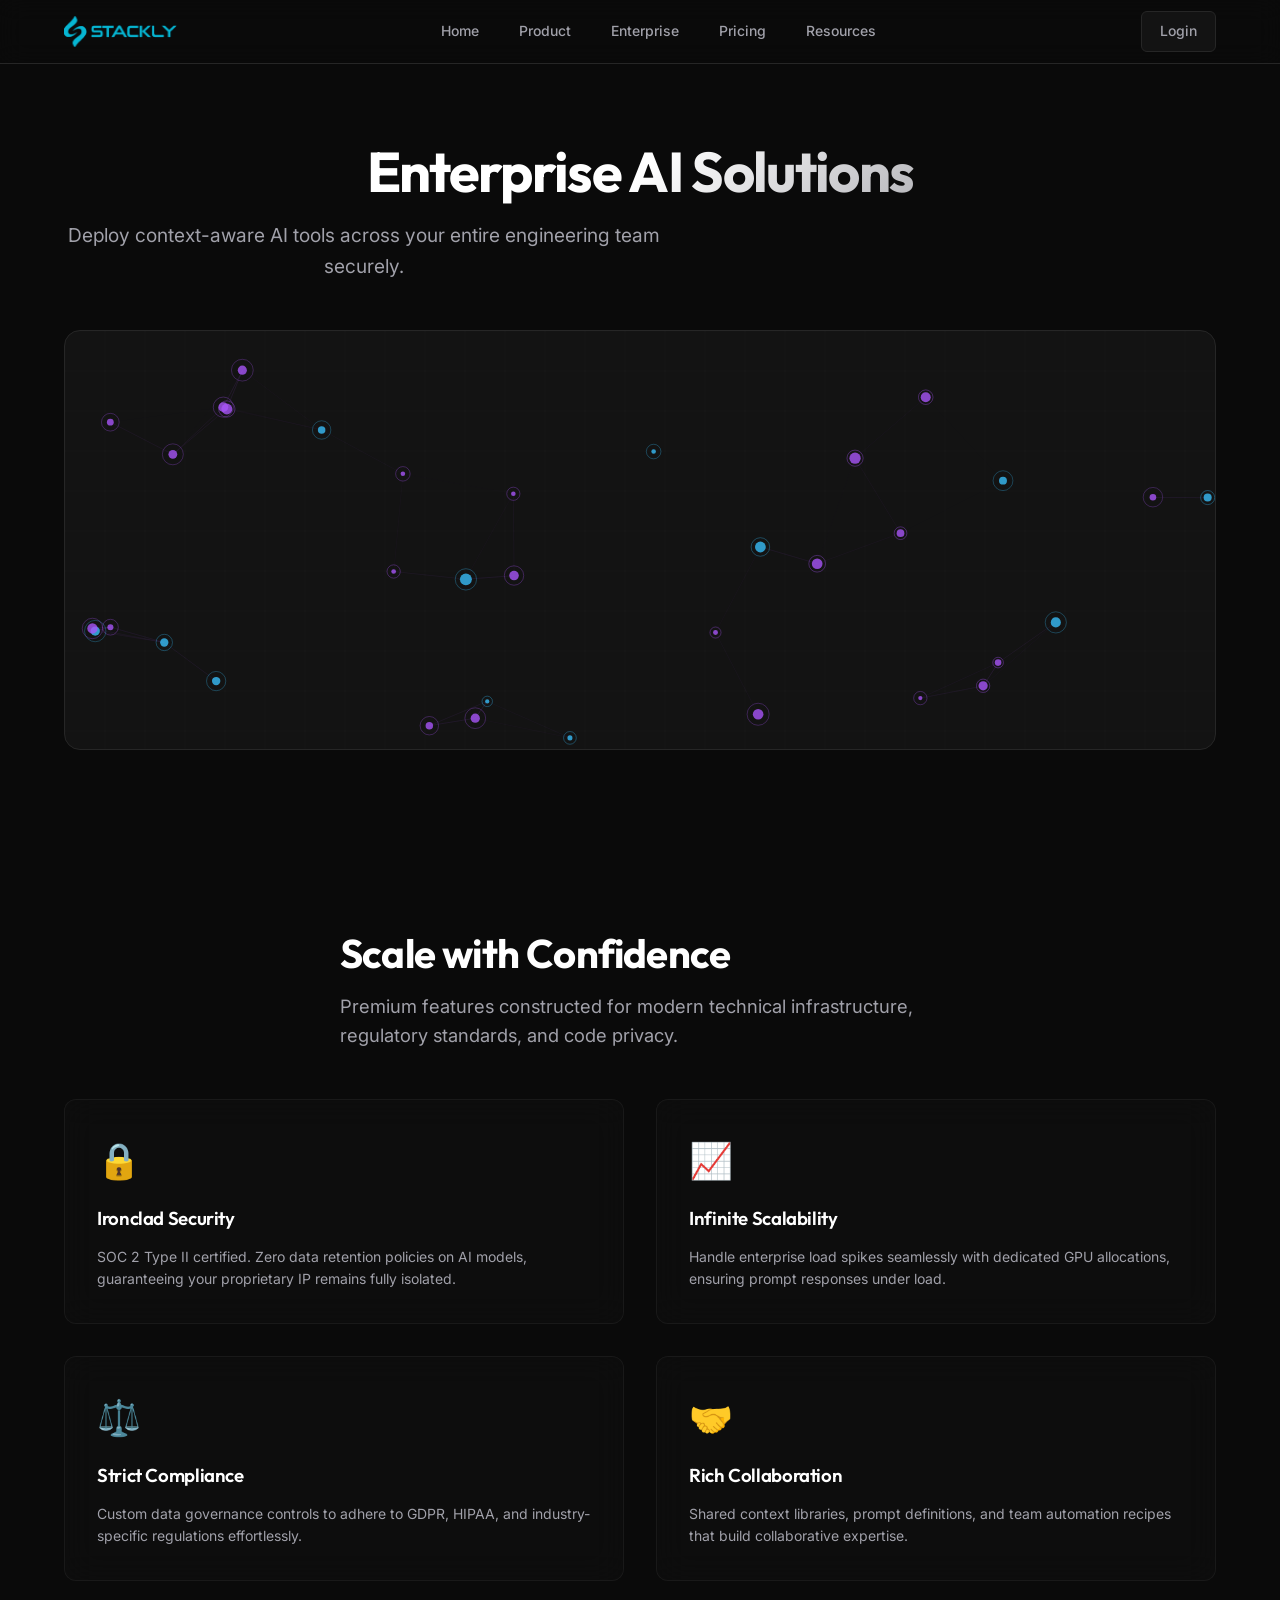
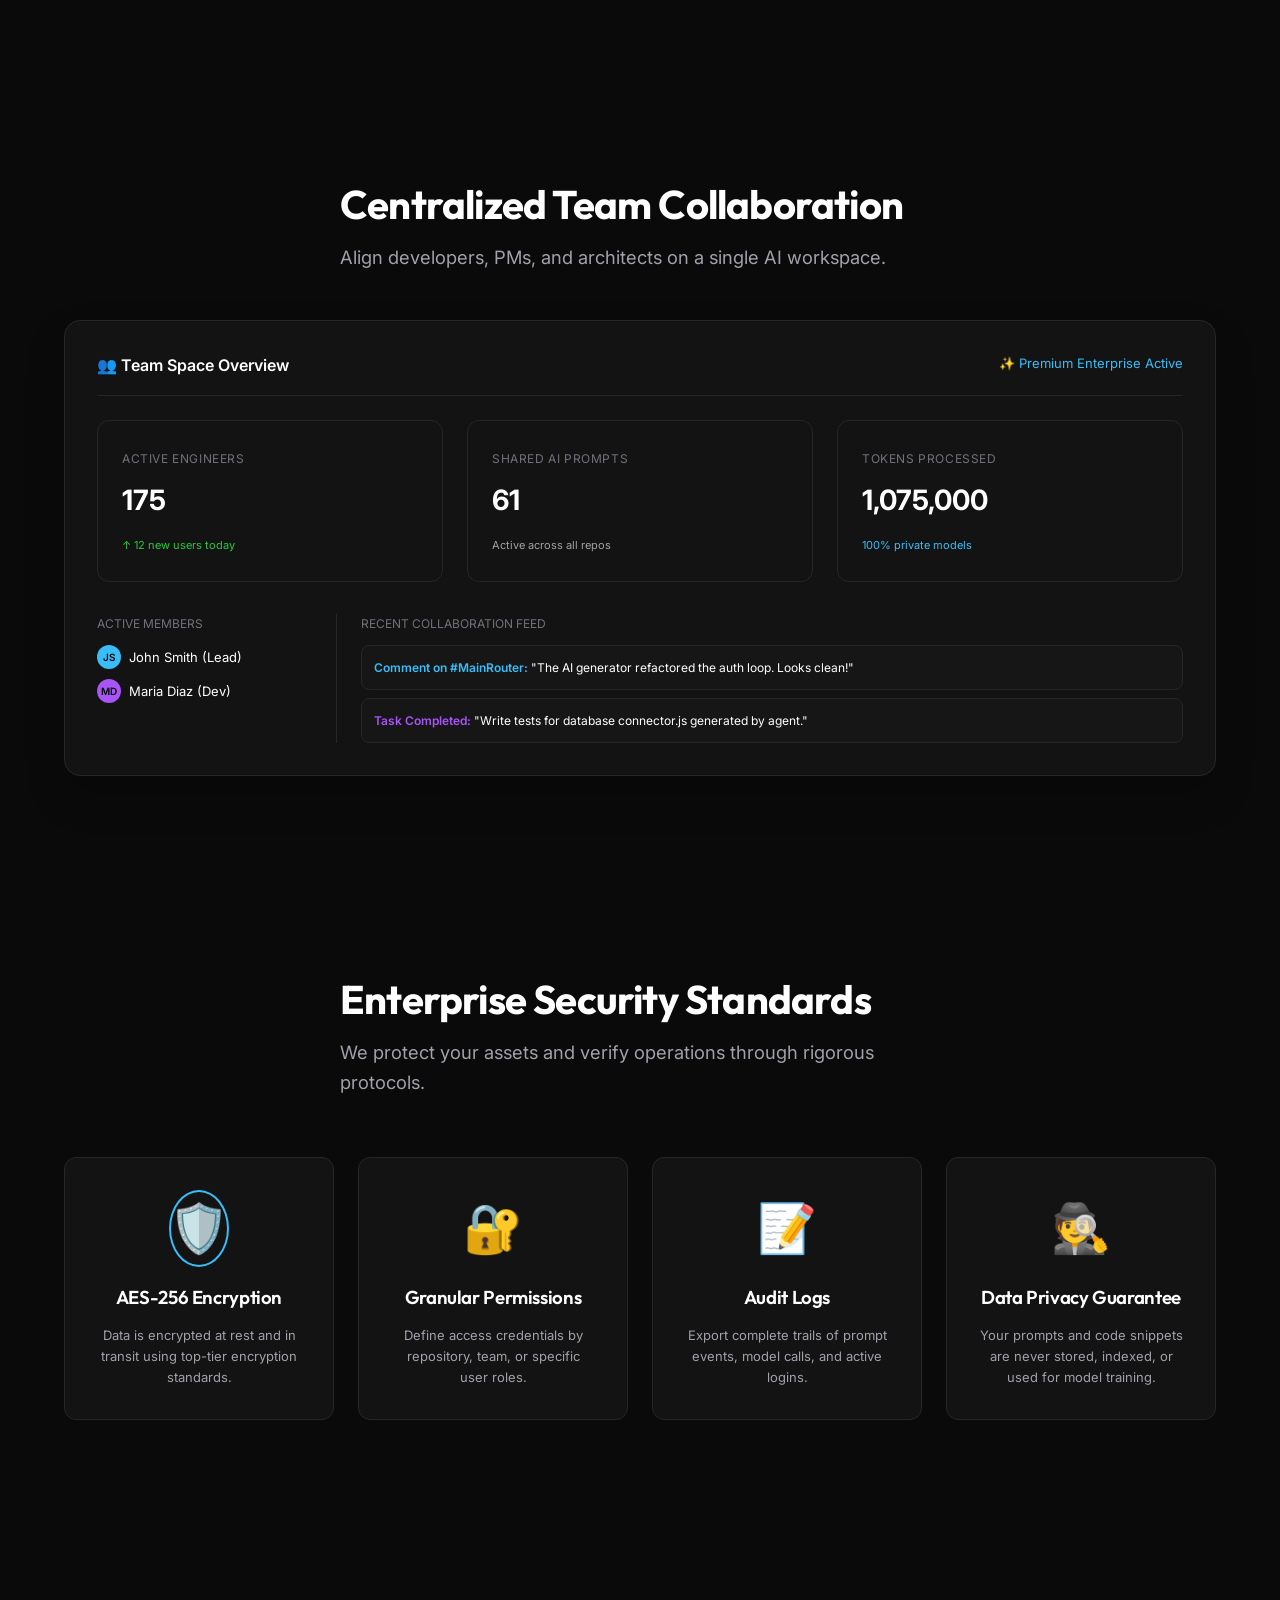
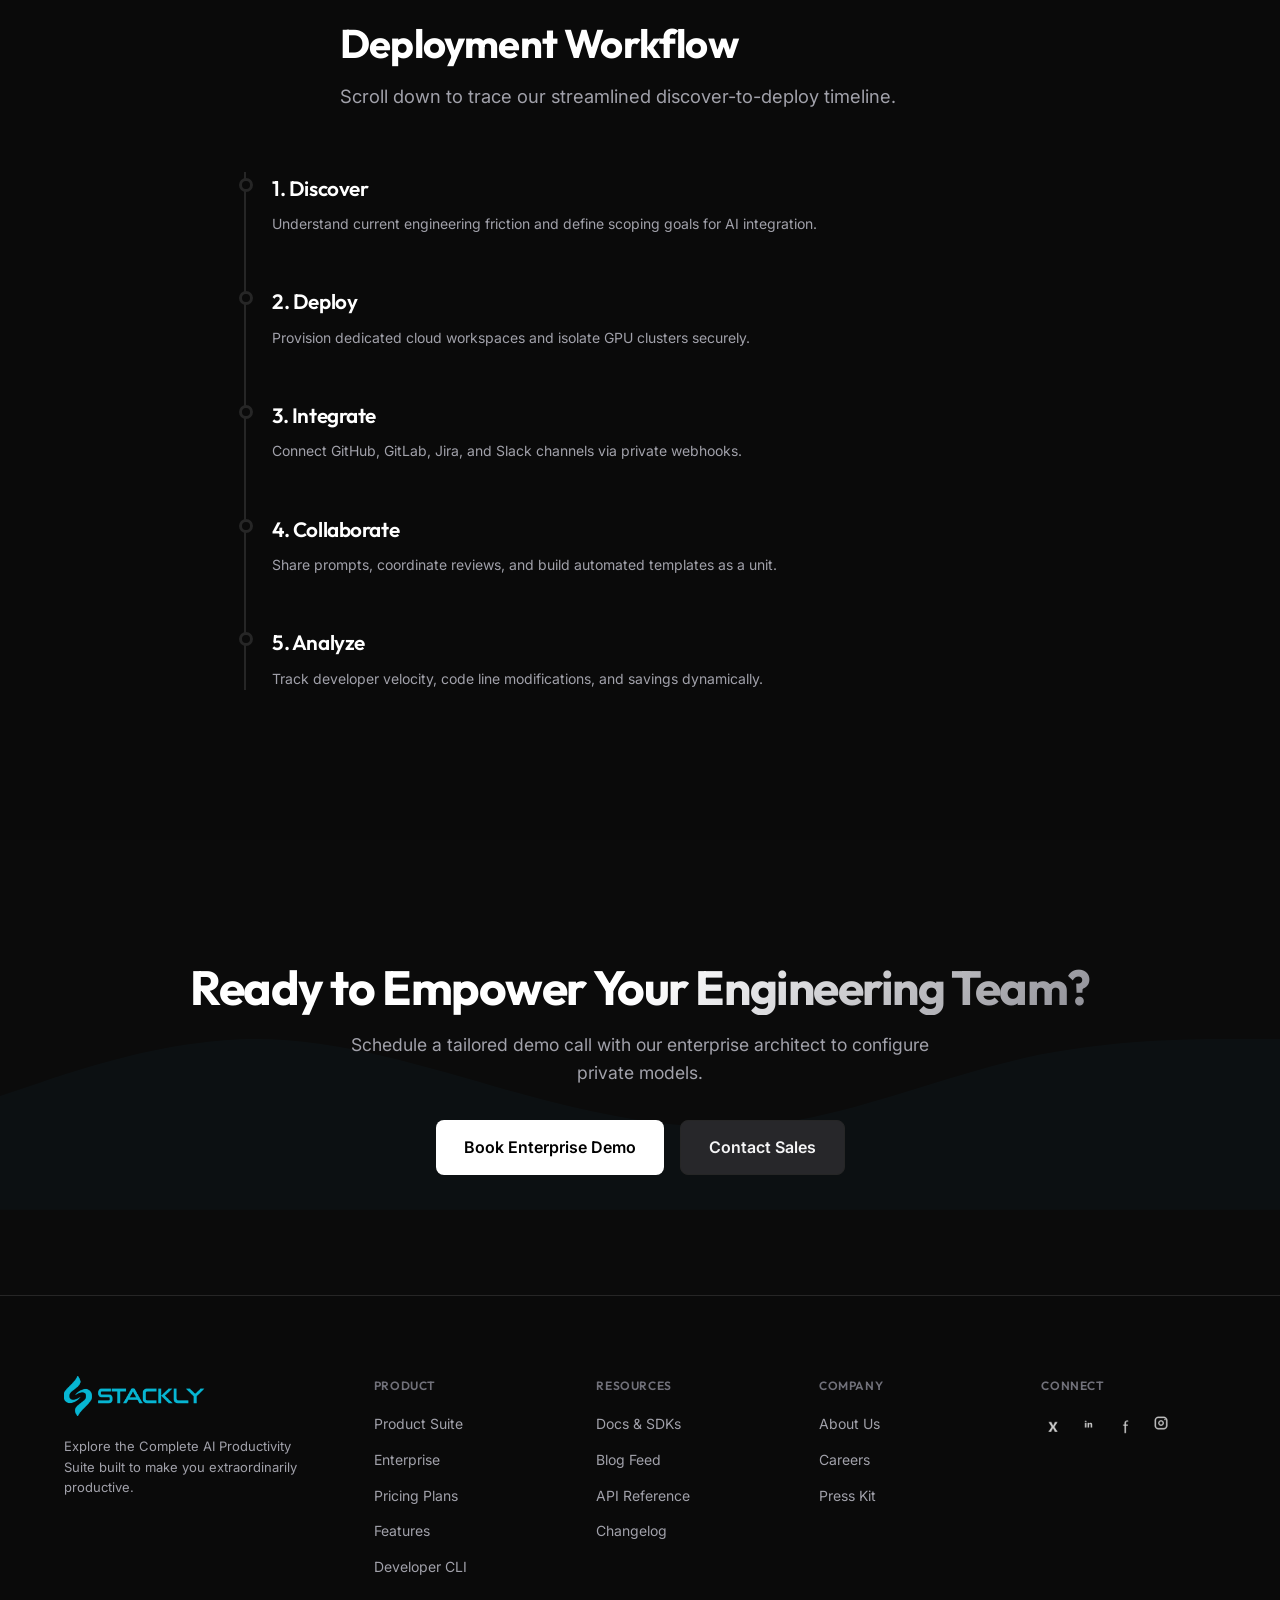
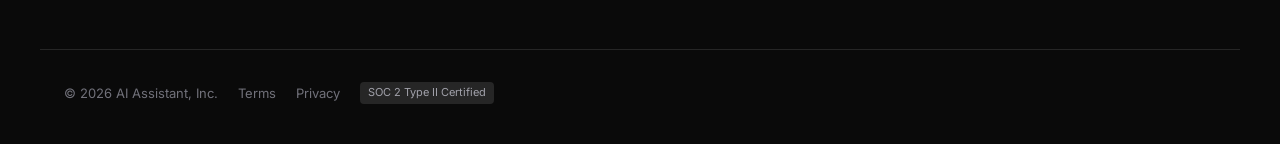
<file: enterprise.html>
<!DOCTYPE html>
<html lang="en" data-theme="dark">
<head>
    <meta charset="UTF-8">
    <meta name="viewport" content="width=device-width, initial-scale=1.0">
    <title>Enterprise Solutions - AI Assistant Platform</title>
    <meta name="description" content="Secure, scalable, and compliant enterprise AI integrations for ambitious software development.">
    
    <!-- Google Fonts -->
    <link rel="preconnect" href="https://fonts.googleapis.com">
    <link rel="preconnect" href="https://fonts.gstatic.com" crossorigin>
    <link href="https://fonts.googleapis.com/css2?family=Inter:wght@300;400;500;600;700&family=Outfit:wght@400;500;600;700;800&display=swap" rel="stylesheet">
    
    <!-- Stylesheets -->
    <link rel="stylesheet" href="styles.css">
    <style>
        /* Custom section overrides for enterprise page */
        .ent-hero {
            padding: 140px 0 80px;
            text-align: center;
        }
        
        .benefits-section {
            padding: 100px 0;
            background-color: var(--bg-page);
        }
        
        .benefits-grid {
            display: grid;
            grid-template-columns: repeat(2, 1fr);
            gap: 32px;
            margin-top: 48px;
        }
        
        .collab-section {
            padding: 100px 0;
        }
        
        .mock-dashboard {
            background-color: var(--bg-card);
            border: 1px solid var(--border-color);
            border-radius: 16px;
            padding: 32px;
            margin-top: 48px;
            box-shadow: 0 20px 40px rgba(0,0,0,0.2);
            transition: transform 0.8s cubic-bezier(0.2, 0.8, 0.2, 1), opacity 0.8s ease;
            transform: translateY(40px);
            opacity: 0;
        }
        
        .mock-dashboard.visible {
            transform: translateY(0);
            opacity: 1;
        }
        
        .dashboard-grid {
            display: grid;
            grid-template-columns: 240px 1fr;
            gap: 24px;
            margin-top: 24px;
        }
        
        .security-section {
            padding: 100px 0;
            background-color: var(--bg-page);
        }
        
        .security-grid {
            display: grid;
            grid-template-columns: repeat(4, 1fr);
            gap: 24px;
            margin-top: 48px;
        }
        
        .security-card {
            background-color: var(--bg-card);
            border: 1px solid var(--border-color);
            border-radius: 12px;
            padding: 32px;
            text-align: center;
            position: relative;
        }
        
        .shield-icon {
            font-size: 3rem;
            margin-bottom: 16px;
            transition: transform 0.5s ease;
        }
        
        .security-card:hover .shield-icon {
            transform: scale(1.1) rotate(5deg);
        }
        
        .lock-pulse {
            position: relative;
            display: inline-block;
        }
        
        .lock-pulse::after {
            content: '';
            position: absolute;
            top: 0; left: 0; right: 0; bottom: 0;
            border-radius: 50%;
            border: 2px solid var(--accent-color);
            animation: pulse-ring 2s infinite;
        }
        
        @keyframes pulse-ring {
            0% { transform: scale(0.9); opacity: 1; }
            100% { transform: scale(1.4); opacity: 0; }
        }
        
        .workflow-section {
            padding: 100px 0;
        }
        
        .ent-cta-section {
            padding: 120px 0;
            position: relative;
            overflow: hidden;
            text-align: center;
        }
        
        /* Animated SVG gradient waves */
        .wave-container {
            position: absolute;
            bottom: 0; left: 0; width: 100%; height: 100%;
            z-index: 1;
            pointer-events: none;
            opacity: 0.1;
        }
    </style>
</head>
<body>
    <!-- Navigation Header -->
    <header id="site-header" class="site-header">
        <div class="nav-container">
            <!-- Brand Logo -->
            <a href="index.html" class="brand-logo" id="nav-logo-link">
                <img src="assets/logo (10).webp" alt="AI Assistant Logo" class="logo-img">
            </a>
            
            <!-- Mid Navigation Links -->
            <nav class="main-navigation" id="main-navigation">
                <ul class="nav-list">
                    <li class="nav-item">
                        <a href="index.html" class="nav-link">Home</a>
                    </li>
                    <li class="nav-item">
                        <a href="product.html" class="nav-link">Product</a>
                    </li>
                    <li class="nav-item">
                        <a href="enterprise.html" class="nav-link active">Enterprise</a>
                    </li>
                    <li class="nav-item">
                        <a href="pricing.html" class="nav-link">Pricing</a>
                    </li>
                    <li class="nav-item">
                        <a href="resources.html" class="nav-link">Resources</a>
                    </li>
                </ul>
            </nav>
            
            <!-- Right Actions (Sign In) -->
            <div class="header-actions">
                <a href="login.html" class="btn-signin nav-login-btn" id="btn-signin">Login</a>
                
                <!-- Mobile Navigation Toggle -->
                <button class="mobile-menu-toggle" aria-label="Toggle Navigation" id="mobile-menu-toggle">
                    <svg class="menu-open-icon" fill="none" viewBox="0 0 24 24" stroke="currentColor">
                        <path stroke-linecap="round" stroke-linejoin="round" stroke-width="1.5" d="M3.75 6.75h16.5M3.75 12h16.5m-16.5 5.25h16.5" />
                    </svg>
                    <svg class="menu-close-icon hidden" fill="none" viewBox="0 0 24 24" stroke="currentColor">
                        <path stroke-linecap="round" stroke-linejoin="round" stroke-width="1.5" d="M6 18L18 6M6 6l12 12" />
                    </svg>
                </button>
            </div>
        </div>
        
        <!-- Mobile Dropdown Menu -->
        <div class="mobile-dropdown hidden" id="mobile-dropdown-menu">
            <nav class="mobile-nav">
                <ul class="mobile-nav-list">
                    <li><a href="index.html" class="mobile-nav-link">Home</a></li>
                    <li><a href="product.html" class="mobile-nav-link">Product</a></li>
                    <li><a href="enterprise.html" class="mobile-nav-link">Enterprise</a></li>
                    <li><a href="pricing.html" class="mobile-nav-link">Pricing</a></li>
                    <li><a href="resources.html" class="mobile-nav-link">Resources</a></li>
                    <li><a href="login.html" class="mobile-nav-link mobile-login-cta">Login</a></li>
                </ul>
            </nav>
        </div>
    </header>

    <main id="main-content">
        <!-- 1. Enterprise Hero Section -->
        <section class="ent-hero">
            <div class="container">
                <h1 class="hero-heading" style="margin-bottom: 16px;">Enterprise AI Solutions</h1>
                <p class="hero-subtitle" style="margin-bottom: 48px;">Deploy context-aware AI tools across your entire engineering team securely.</p>
                
                <!-- Pulsing connected network map nodes on canvas -->
                <div class="map-container animate-on-scroll">
                    <canvas id="enterprise-map-canvas"></canvas>
                </div>
            </div>
        </section>

        <!-- 2. Enterprise Benefits -->
        <section class="benefits-section">
            <div class="container">
                <div class="text-center" style="max-width: 600px; margin: 0 auto 40px;">
                    <h2 class="section-title">Scale with Confidence</h2>
                    <p class="section-subtitle">Premium features constructed for modern technical infrastructure, regulatory standards, and code privacy.</p>
                </div>
                
                <div class="benefits-grid">
                    <!-- Glassmorphism cards with glow border -->
                    <div class="glass-card tilt-card animate-on-scroll">
                        <div style="font-size: 2.2rem; margin-bottom: 16px;">🔒</div>
                        <h3>Ironclad Security</h3>
                        <p style="color: var(--text-secondary); margin-top: 12px; font-size: 14px; line-height: 1.6;">SOC 2 Type II certified. Zero data retention policies on AI models, guaranteeing your proprietary IP remains fully isolated.</p>
                    </div>
                    
                    <div class="glass-card tilt-card animate-on-scroll">
                        <div style="font-size: 2.2rem; margin-bottom: 16px;">📈</div>
                        <h3>Infinite Scalability</h3>
                        <p style="color: var(--text-secondary); margin-top: 12px; font-size: 14px; line-height: 1.6;">Handle enterprise load spikes seamlessly with dedicated GPU allocations, ensuring prompt responses under load.</p>
                    </div>
                    
                    <div class="glass-card tilt-card animate-on-scroll">
                        <div style="font-size: 2.2rem; margin-bottom: 16px;">⚖️</div>
                        <h3>Strict Compliance</h3>
                        <p style="color: var(--text-secondary); margin-top: 12px; font-size: 14px; line-height: 1.6;">Custom data governance controls to adhere to GDPR, HIPAA, and industry-specific regulations effortlessly.</p>
                    </div>
                    
                    <div class="glass-card tilt-card animate-on-scroll">
                        <div style="font-size: 2.2rem; margin-bottom: 16px;">🤝</div>
                        <h3>Rich Collaboration</h3>
                        <p style="color: var(--text-secondary); margin-top: 12px; font-size: 14px; line-height: 1.6;">Shared context libraries, prompt definitions, and team automation recipes that build collaborative expertise.</p>
                    </div>
                </div>
            </div>
        </section>

        <!-- 3. Team Collaboration -->
        <section class="collab-section">
            <div class="container">
                <div class="text-center" style="max-width: 600px; margin: 0 auto;">
                    <h2 class="section-title">Centralized Team Collaboration</h2>
                    <p class="section-subtitle">Align developers, PMs, and architects on a single AI workspace.</p>
                </div>
                
                <!-- Slide-in dashboard representation with stats counters -->
                <div class="mock-dashboard animate-on-scroll" id="collab-dashboard">
                    <div style="display: flex; justify-content: space-between; border-bottom: 1px solid var(--border-color); padding-bottom: 16px;">
                        <div style="font-weight: 600;">👥 Team Space Overview</div>
                        <div style="font-size: 13px; color: var(--accent-color);">✨ Premium Enterprise Active</div>
                    </div>
                    
                    <div class="stats-grid" style="margin-top: 24px;">
                        <div class="stat-card">
                            <span class="stat-title">Active Engineers</span>
                            <div class="stat-val" data-target="245">0</div>
                            <span style="font-size: 11px; color: #27c93f;">↑ 12 new users today</span>
                        </div>
                        <div class="stat-card">
                            <span class="stat-title">Shared AI Prompts</span>
                            <div class="stat-val" data-target="86">0</div>
                            <span style="font-size: 11px; opacity: 0.6;">Active across all repos</span>
                        </div>
                        <div class="stat-card">
                            <span class="stat-title">Tokens Processed</span>
                            <div class="stat-val" data-target="1500000">0</div>
                            <span style="font-size: 11px; color: var(--accent-color);">100% private models</span>
                        </div>
                    </div>
                    
                    <div class="dashboard-grid">
                        <div class="collab-sidebar-pane">
                            <div style="font-size: 12px; text-transform: uppercase; color: var(--text-muted); margin-bottom: 12px;">Active Members</div>
                            <div style="display: flex; align-items: center; gap: 8px; margin-bottom: 10px;">
                                <div class="user-avatar" style="width: 24px; height: 24px; font-size: 10px;">JS</div>
                                <span style="font-size: 13px;">John Smith (Lead)</span>
                            </div>
                            <div style="display: flex; align-items: center; gap: 8px; margin-bottom: 10px;">
                                <div class="user-avatar" style="width: 24px; height: 24px; font-size: 10px; background: #a855f7;">MD</div>
                                <span style="font-size: 13px;">Maria Diaz (Dev)</span>
                            </div>
                        </div>
                        <div>
                            <div style="font-size: 12px; text-transform: uppercase; color: var(--text-muted); margin-bottom: 12px;">Recent Collaboration Feed</div>
                            <div style="background-color: rgba(255,255,255,0.01); border: 1px solid var(--border-color); border-radius: 8px; padding: 12px; font-size: 12px; margin-bottom: 8px;">
                                <span style="font-weight:600; color:var(--accent-color);">Comment on #MainRouter:</span> "The AI generator refactored the auth loop. Looks clean!"
                            </div>
                            <div style="background-color: rgba(255,255,255,0.01); border: 1px solid var(--border-color); border-radius: 8px; padding: 12px; font-size: 12px;">
                                <span style="font-weight:600; color:#a855f7;">Task Completed:</span> "Write tests for database connector.js generated by agent."
                            </div>
                        </div>
                    </div>
                </div>
            </div>
        </section>

        <!-- 4. Security details -->
        <section class="security-section">
            <div class="container">
                <div class="text-center" style="max-width: 600px; margin: 0 auto 60px;">
                    <h2 class="section-title">Enterprise Security Standards</h2>
                    <p class="section-subtitle">We protect your assets and verify operations through rigorous protocols.</p>
                </div>
                
                <div class="security-grid">
                    <div class="security-card animate-on-scroll">
                        <div class="shield-icon lock-pulse">🛡️</div>
                        <h3>AES-256 Encryption</h3>
                        <p style="color: var(--text-secondary); margin-top: 12px; font-size: 13px;">Data is encrypted at rest and in transit using top-tier encryption standards.</p>
                    </div>
                    
                    <div class="security-card animate-on-scroll">
                        <div class="shield-icon">🔐</div>
                        <h3>Granular Permissions</h3>
                        <p style="color: var(--text-secondary); margin-top: 12px; font-size: 13px;">Define access credentials by repository, team, or specific user roles.</p>
                    </div>
                    
                    <div class="security-card animate-on-scroll">
                        <div class="shield-icon">📝</div>
                        <h3>Audit Logs</h3>
                        <p style="color: var(--text-secondary); margin-top: 12px; font-size: 13px;">Export complete trails of prompt events, model calls, and active logins.</p>
                    </div>
                    
                    <div class="security-card animate-on-scroll">
                        <div class="shield-icon">🕵️</div>
                        <h3>Data Privacy Guarantee</h3>
                        <p style="color: var(--text-secondary); margin-top: 12px; font-size: 13px;">Your prompts and code snippets are never stored, indexed, or used for model training.</p>
                    </div>
                </div>
            </div>
        </section>

        <!-- 5. Enterprise Workflow Timeline -->
        <section class="workflow-section">
            <div class="container">
                <div class="text-center" style="max-width: 600px; margin: 0 auto 60px;">
                    <h2 class="section-title">Deployment Workflow</h2>
                    <p class="section-subtitle">Scroll down to trace our streamlined discover-to-deploy timeline.</p>
                </div>
                
                <!-- Scroll Timeline -->
                <div class="timeline-container">
                    <div class="timeline-line-progress"></div>
                    <div class="timeline-line-active"></div>
                    
                    <div class="timeline-item animate-on-scroll">
                        <div class="timeline-dot"></div>
                        <h3 class="timeline-title">1. Discover</h3>
                        <p style="color: var(--text-secondary); font-size: 14px;">Understand current engineering friction and define scoping goals for AI integration.</p>
                    </div>
                    
                    <div class="timeline-item animate-on-scroll">
                        <div class="timeline-dot"></div>
                        <h3 class="timeline-title">2. Deploy</h3>
                        <p style="color: var(--text-secondary); font-size: 14px;">Provision dedicated cloud workspaces and isolate GPU clusters securely.</p>
                    </div>
                    
                    <div class="timeline-item animate-on-scroll">
                        <div class="timeline-dot"></div>
                        <h3 class="timeline-title">3. Integrate</h3>
                        <p style="color: var(--text-secondary); font-size: 14px;">Connect GitHub, GitLab, Jira, and Slack channels via private webhooks.</p>
                    </div>
                    
                    <div class="timeline-item animate-on-scroll">
                        <div class="timeline-dot"></div>
                        <h3 class="timeline-title">4. Collaborate</h3>
                        <p style="color: var(--text-secondary); font-size: 14px;">Share prompts, coordinate reviews, and build automated templates as a unit.</p>
                    </div>
                    
                    <div class="timeline-item animate-on-scroll">
                        <div class="timeline-dot"></div>
                        <h3 class="timeline-title">5. Analyze</h3>
                        <p style="color: var(--text-secondary); font-size: 14px;">Track developer velocity, code line modifications, and savings dynamically.</p>
                    </div>
                </div>
            </div>
        </section>

        <!-- 6. Enterprise CTA -->
        <section class="ent-cta-section aurora-section" style="background-color: #0b0b0b;">
            <div class="wave-container">
                <svg viewBox="0 0 1440 320" xmlns="http://www.w3.org/2000/svg" style="width: 100%; height: 100%;">
                    <path fill="var(--accent-color)" fill-opacity="0.3" d="M0,192L48,176C96,160,192,128,288,128C384,128,480,160,576,186.7C672,213,768,235,864,224C960,213,1056,171,1152,149.3C1248,128,1344,128,1392,128L1440,128L1440,320L1392,320C1344,320,1248,320,1152,320C1056,320,960,320,864,320C768,320,672,320,576,320C480,320,384,320,288,320C192,320,96,320,48,320L0,320Z"></path>
                </svg>
            </div>
            <div class="container" style="position: relative; z-index: 2;">
                <h2 class="hero-heading" style="font-size: 3rem; margin-bottom: 16px;">Ready to Empower Your Engineering Team?</h2>
                <p style="color: var(--text-secondary); max-width: 600px; margin: 0 auto 32px; font-size: 1.1rem;">Schedule a tailored demo call with our enterprise architect to configure private models.</p>
                <div style="display: flex; justify-content: center; gap: 16px;">
                    <a href="404.html" class="btn-hero-primary">Book Enterprise Demo</a>
                    <a href="404.html" class="btn-hero-secondary">Contact Sales</a>
                </div>
            </div>
        </section>
    </main>
 
    <!-- Footer -->
    <footer class="site-footer">
        <div class="container footer-grid">
            <!-- Col 0: Brand Logo -->
            <div class="footer-brand-col">
                <a href="index.html" class="footer-logo">
                    <img src="assets/logo (10).webp" alt="AI Assistant Logo" class="footer-logo-img">
                </a>
                <p class="footer-brand-desc">Explore the Complete AI Productivity Suite built to make you extraordinarily productive.</p>
            </div>
            
            <!-- Col 1: Links -->
            <div class="footer-links-col">
                <h5 class="footer-col-title">Product</h5>
                <ul class="footer-links-list">
                    <li><a href="product.html">Product Suite</a></li>
                    <li><a href="enterprise.html">Enterprise</a></li>
                    <li><a href="pricing.html">Pricing Plans</a></li>
                    <li><a href="404.html">Features</a></li>
                    <li><a href="404.html">Developer CLI</a></li>
                </ul>
            </div>
            
            <!-- Col 2: Links -->
            <div class="footer-links-col">
                <h5 class="footer-col-title">Resources</h5>
                <ul class="footer-links-list">
                    <li><a href="resources.html">Docs & SDKs</a></li>
                    <li><a href="404.html">Blog Feed</a></li>
                    <li><a href="404.html">API Reference</a></li>
                    <li><a href="404.html">Changelog</a></li>
                </ul>
            </div>
            
            <!-- Col 3: Links -->
            <div class="footer-links-col">
                <h5 class="footer-col-title">Company</h5>
                <ul class="footer-links-list">
                    <li><a href="404.html">About Us</a></li>
                    <li><a href="404.html">Careers</a></li>
                    <li><a href="404.html">Press Kit</a></li>
                </ul>
            </div>
            
            <!-- Col 4: Links -->
            <div class="footer-links-col">
                <h5 class="footer-col-title">Connect</h5>
                <ul class="footer-links-list" style="display: flex; gap: 12px; margin-top: 8px;">
                    <li>
                        <a href="404.html">
                            <img src="assets/twitter.webp" alt="Twitter" class="social-icon">
                        </a>
                    </li>
                    <li>
                        <a href="404.html">
                            <img src="assets/linkedin.webp" alt="LinkedIn" class="social-icon">
                        </a>
                    </li>
                    <li>
                        <a href="404.html">
                            <img src="assets/facebook.webp" alt="Facebook" class="social-icon">
                        </a>
                    </li>
                    <li>
                        <a href="404.html">
                            <img src="assets/instagram.webp" alt="Instagram" class="social-icon">
                        </a>
                    </li>
                </ul>
            </div>
        </div>
        
        <div class="container footer-bottom">
            <div class="footer-bottom-left">
                <span class="copyright">© 2026 AI Assistant, Inc.</span>
                <a href="404.html" class="legal-link">Terms</a>
                <a href="404.html" class="legal-link">Privacy</a>
                <span class="badge-soc">SOC 2 Type II Certified</span>
            </div>
            
            <div class="footer-bottom-right">
                <!-- Theme Switcher Removed -->
            </div>
        </div>
    </footer>

    <!-- Scripts -->
    <script src="script.js"></script>
    <script>
        // Custom dynamic numerical counters for Team Space Dashboard
        (function() {
            const dashboard = document.getElementById('collab-dashboard');
            let countersAnimated = false;
            
            function animateCounters() {
                const vals = dashboard.querySelectorAll('.stat-val');
                vals.forEach(v => {
                    const target = parseInt(v.getAttribute('data-target'), 10);
                    const increment = target / 60; // 60 frames animation
                    let count = 0;
                    
                    function update() {
                        count += increment;
                        if (count < target) {
                            v.textContent = Math.floor(count).toLocaleString();
                            requestAnimationFrame(update);
                        } else {
                            v.textContent = target.toLocaleString();
                        }
                    }
                    update();
                });
            }
            
            // Scroll trigger for dashboard animations
            window.addEventListener('scroll', () => {
                if (dashboard && !countersAnimated) {
                    const rect = dashboard.getBoundingClientRect();
                    if (rect.top < window.innerHeight - 100) {
                        dashboard.classList.add('visible');
                        animateCounters();
                        countersAnimated = true;
                    }
                }
            });
        })();
    </script>
</body>
</html>
</file>
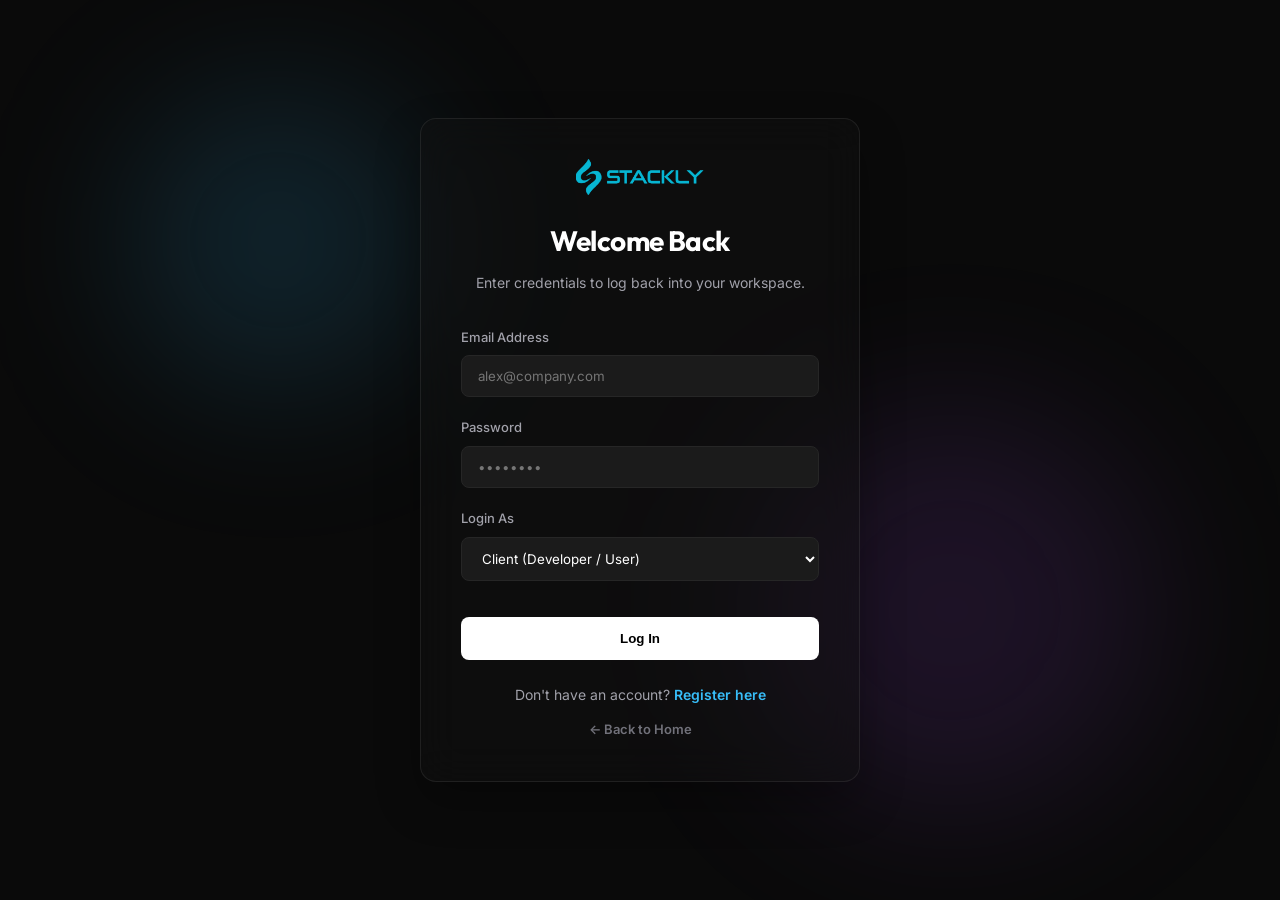
<file: login.html>
<!DOCTYPE html>
<html lang="en" data-theme="dark">
<head>
    <meta charset="UTF-8">
    <meta name="viewport" content="width=device-width, initial-scale=1.0">
    <title>Login - AI Assistant Portal</title>
    <meta name="description" content="Sign in to your AI Productivity workspace.">
    
    <!-- Google Fonts -->
    <link rel="preconnect" href="https://fonts.googleapis.com">
    <link rel="preconnect" href="https://fonts.gstatic.com" crossorigin>
    <link href="https://fonts.googleapis.com/css2?family=Inter:wght@400;500;600;700&family=Outfit:wght@600;700;800&display=swap" rel="stylesheet">
    
    <!-- Stylesheets -->
    <link rel="stylesheet" href="styles.css">
</head>
<body class="auth-page">
    <!-- Shifting backdrop shapes -->
    <div class="auth-bg-shapes">
        <div class="auth-shape shape-1"></div>
        <div class="auth-shape shape-2"></div>
    </div>
    
    <div class="glass-form-card">
        <div style="display: flex; justify-content: center; margin-bottom: 24px;">
            <img src="assets/logo (10).webp" alt="AI Assistant Brand Logo" style="height: 36px; width: auto;">
        </div>
        
        <h2 class="form-title">Welcome Back</h2>
        <p class="form-subtitle">Enter credentials to log back into your workspace.</p>
        
        <!-- Auth Error Banner -->
        <div class="auth-error" id="auth-error-msg"></div>
        
        <form id="login-form">
            <div class="form-group">
                <label for="email" class="form-label">Email Address</label>
                <input type="email" id="email" class="form-input" placeholder="alex@company.com" required>
            </div>
            
            <div class="form-group">
                <label for="password" class="form-label">Password</label>
                <input type="password" id="password" class="form-input" placeholder="••••••••" required>
            </div>
            
            <div class="form-group">
                <label for="loginAs" class="form-label">Login As</label>
                <select id="loginAs" class="form-input" style="cursor: pointer;" required>
                    <option value="Client">Client (Developer / User)</option>
                    <option value="Admin">Admin (Organization Lead)</option>
                </select>
            </div>
            
            <button type="submit" class="auth-btn" style="margin-top: 16px;">Log In</button>
        </form>
        
        <div class="auth-redirect">
            Don't have an account? <a href="signup.html">Register here</a>
        </div>
        <div class="auth-redirect" style="margin-top: 12px; text-align: center;">
            <a href="index.html" class="back-home-link" style="color: var(--text-muted); font-size: 13px; text-decoration: none;">← Back to Home</a>
        </div>
    </div>
    
    <!-- Scripts -->
    <script src="script.js"></script>
</body>
</html>
</file>
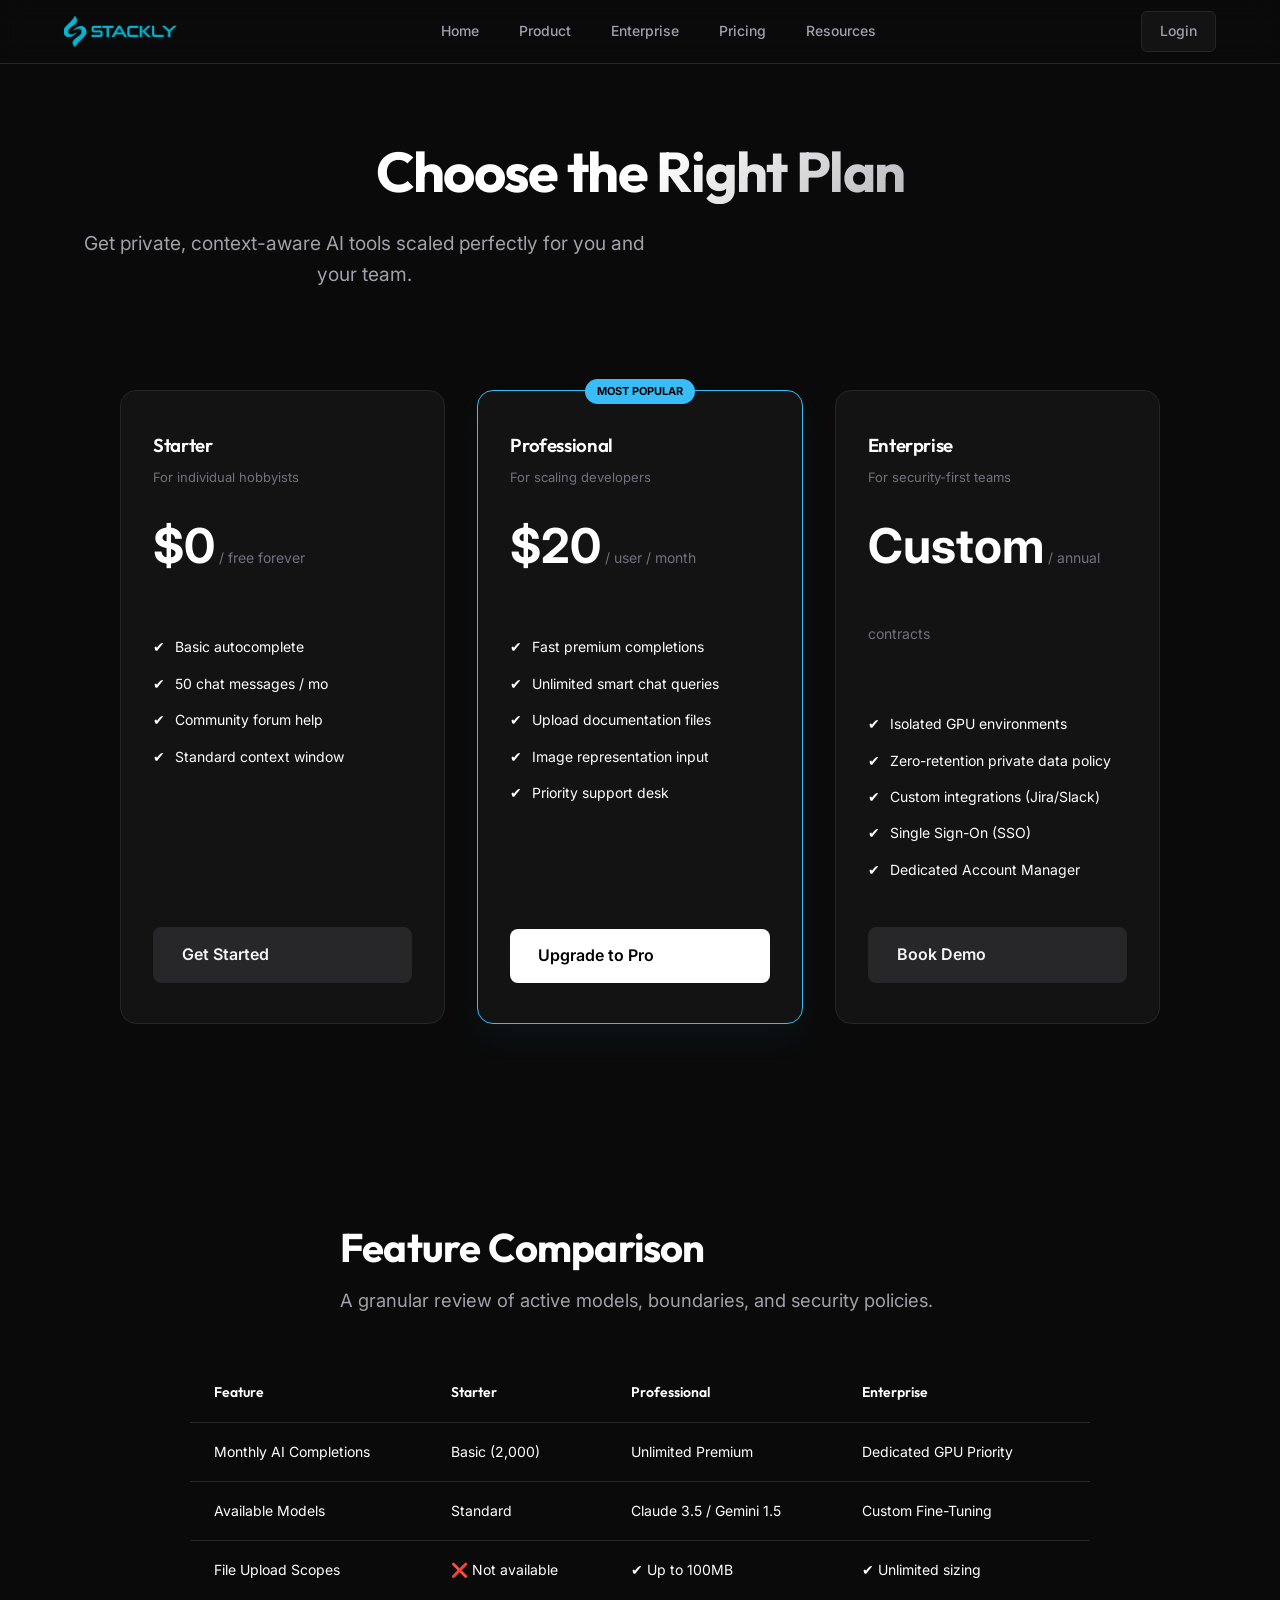
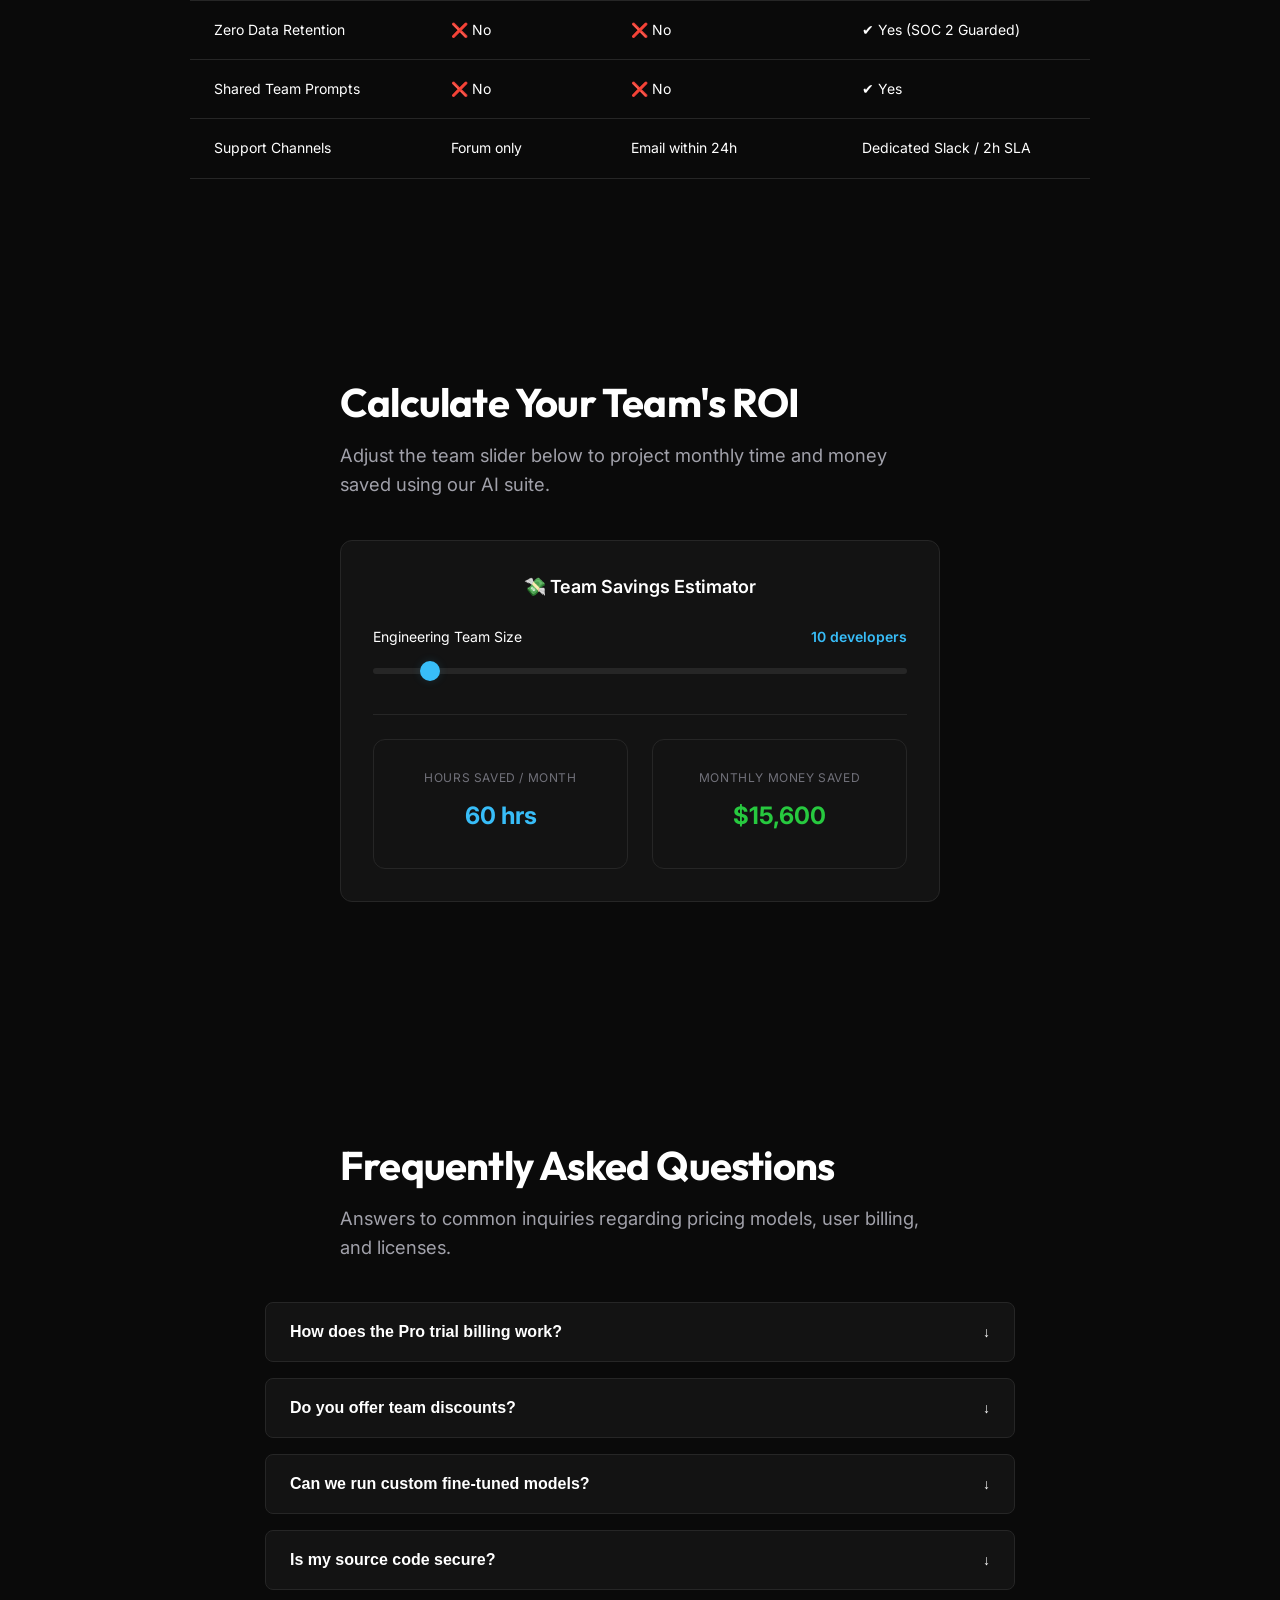
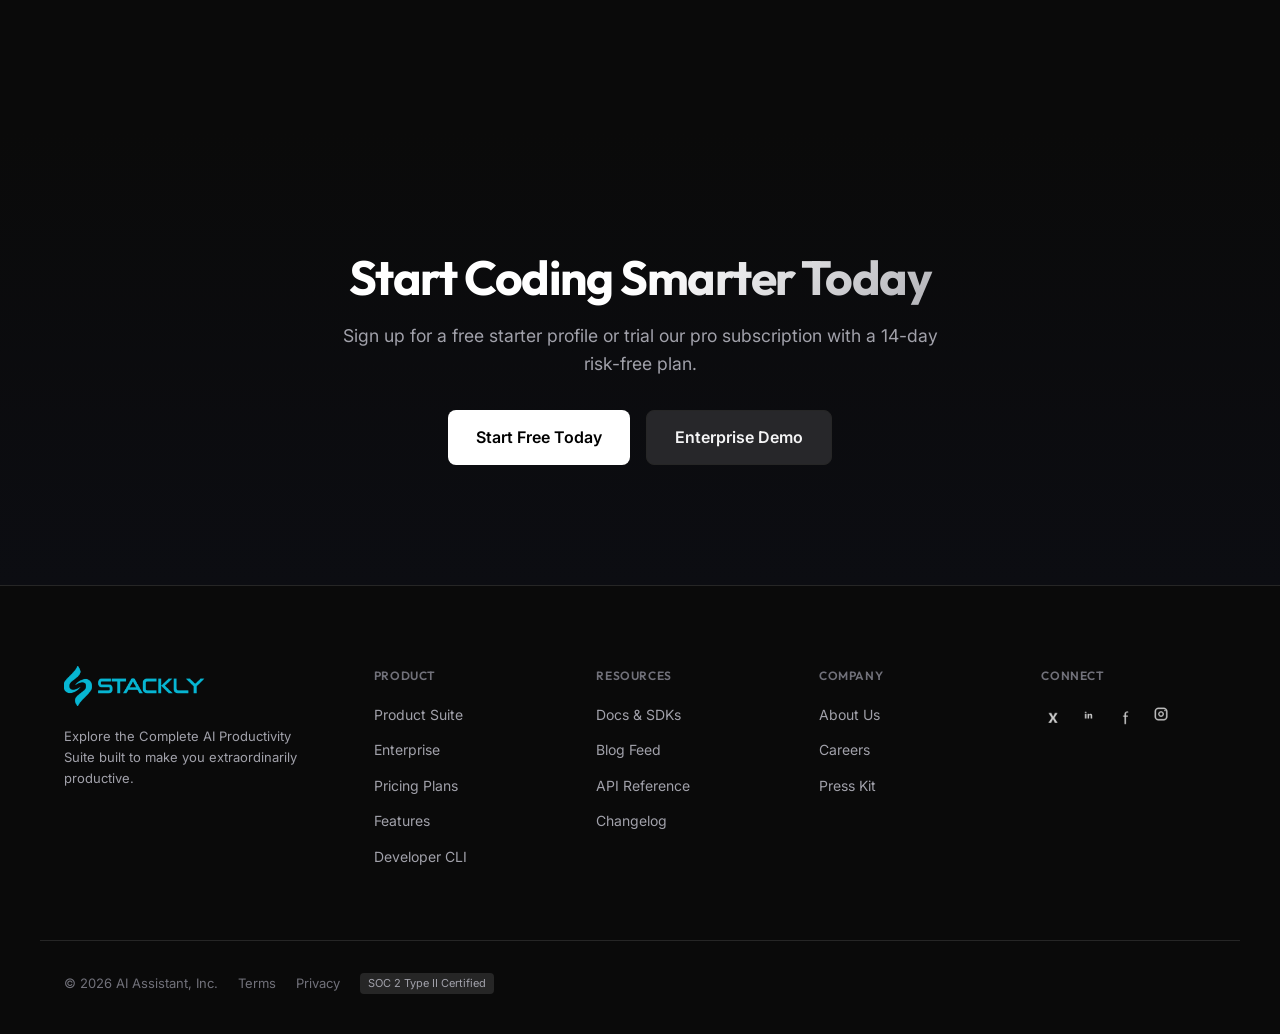
<file: pricing.html>
<!DOCTYPE html>
<html lang="en" data-theme="dark">
<head>
    <meta charset="UTF-8">
    <meta name="viewport" content="width=device-width, initial-scale=1.0">
    <title>Plans & Pricing - AI Assistant Platform</title>
    <meta name="description" content="Flexible pricing plans designed for individual developers, scaling start-ups, and global enterprises.">
    
    <!-- Google Fonts -->
    <link rel="preconnect" href="https://fonts.googleapis.com">
    <link rel="preconnect" href="https://fonts.gstatic.com" crossorigin>
    <link href="https://fonts.googleapis.com/css2?family=Inter:wght@300;400;500;600;700&family=Outfit:wght@400;500;600;700;800&display=swap" rel="stylesheet">
    
    <!-- Stylesheets -->
    <link rel="stylesheet" href="styles.css">
    <style>
        /* Custom section overrides for pricing page */
        .pricing-hero {
            padding: 140px 0 60px;
            text-align: center;
        }
        
        .pricing-cards-section {
            padding: 40px 0 100px;
        }
        
        .pricing-grid {
            display: grid;
            grid-template-columns: repeat(3, 1fr);
            gap: 32px;
            max-width: 1040px;
            margin: 0 auto;
        }
        
        .price-card {
            background-color: var(--bg-card);
            border: 1px solid var(--border-color);
            border-radius: 16px;
            padding: 40px 32px;
            position: relative;
            display: flex;
            flex-direction: column;
            transition: transform var(--transition-normal), border-color var(--transition-normal), box-shadow var(--transition-normal);
        }
        
        .price-card:hover {
            transform: translateY(-8px);
            border-color: var(--accent-color);
            box-shadow: 0 20px 40px rgba(56, 189, 248, 0.08);
        }
        
        .price-card.featured {
            border-color: var(--accent-color);
            box-shadow: 0 15px 30px rgba(56, 189, 248, 0.05);
        }
        
        .price-card.featured::before {
            content: 'Most Popular';
            position: absolute;
            top: -12px; left: 50%;
            transform: translateX(-50%);
            background-color: var(--accent-color);
            color: #000000;
            padding: 4px 12px;
            border-radius: 20px;
            font-size: 11px;
            font-weight: 700;
            text-transform: uppercase;
        }
        
        .price-amount {
            font-size: 3rem;
            font-weight: 700;
            margin: 20px 0;
            color: var(--text-primary);
        }
        
        .price-features-list {
            list-style: none;
            margin: 32px 0;
            flex-grow: 1;
        }
        
        .price-features-list li {
            margin-bottom: 14px;
            font-size: 14px;
            display: flex;
            align-items: center;
            gap: 10px;
        }
        
        .comparison-section {
            padding: 100px 0;
            background-color: var(--bg-page);
        }
        
        .comparison-table-wrapper {
            max-width: 900px;
            margin: 48px auto 0;
            overflow-x: auto;
        }
        
        .comparison-table {
            width: 100%;
            border-collapse: collapse;
            text-align: left;
            font-size: 14px;
        }
        
        .comparison-table th, .comparison-table td {
            padding: 18px 24px;
            border-bottom: 1px solid var(--border-color);
        }
        
        .comparison-table th {
            font-family: var(--font-heading);
            font-weight: 600;
        }
        
        .comparison-table tr:hover td {
            background-color: var(--bg-card-hover);
        }
        
        .calculator-section {
            padding: 100px 0;
        }
        
        .faq-section {
            padding: 100px 0;
            background-color: var(--bg-page);
        }
        
        .pricing-cta-section {
            padding: 120px 0;
            text-align: center;
            background: linear-gradient(180deg, var(--bg-page) 0%, #0c0d12 100%);
        }
    </style>
</head>
<body>
    <!-- Navigation Header -->
    <header id="site-header" class="site-header">
        <div class="nav-container">
            <!-- Brand Logo -->
            <a href="index.html" class="brand-logo" id="nav-logo-link">
                <img src="assets/logo (10).webp" alt="AI Assistant Logo" class="logo-img">
            </a>
            
            <!-- Mid Navigation Links -->
            <nav class="main-navigation" id="main-navigation">
                <ul class="nav-list">
                    <li class="nav-item">
                        <a href="index.html" class="nav-link">Home</a>
                    </li>
                    <li class="nav-item">
                        <a href="product.html" class="nav-link">Product</a>
                    </li>
                    <li class="nav-item">
                        <a href="enterprise.html" class="nav-link">Enterprise</a>
                    </li>
                    <li class="nav-item">
                        <a href="pricing.html" class="nav-link active">Pricing</a>
                    </li>
                    <li class="nav-item">
                        <a href="resources.html" class="nav-link">Resources</a>
                    </li>
                </ul>
            </nav>
            
            <!-- Right Actions (Sign In) -->
            <div class="header-actions">
                <a href="login.html" class="btn-signin nav-login-btn" id="btn-signin">Login</a>
                
                <!-- Mobile Navigation Toggle -->
                <button class="mobile-menu-toggle" aria-label="Toggle Navigation" id="mobile-menu-toggle">
                    <svg class="menu-open-icon" fill="none" viewBox="0 0 24 24" stroke="currentColor">
                        <path stroke-linecap="round" stroke-linejoin="round" stroke-width="1.5" d="M3.75 6.75h16.5M3.75 12h16.5m-16.5 5.25h16.5" />
                    </svg>
                    <svg class="menu-close-icon hidden" fill="none" viewBox="0 0 24 24" stroke="currentColor">
                        <path stroke-linecap="round" stroke-linejoin="round" stroke-width="1.5" d="M6 18L18 6M6 6l12 12" />
                    </svg>
                </button>
            </div>
        </div>
        
        <!-- Mobile Dropdown Menu -->
        <div class="mobile-dropdown hidden" id="mobile-dropdown-menu">
            <nav class="mobile-nav">
                <ul class="mobile-nav-list">
                    <li><a href="index.html" class="mobile-nav-link">Home</a></li>
                    <li><a href="product.html" class="mobile-nav-link">Product</a></li>
                    <li><a href="enterprise.html" class="mobile-nav-link">Enterprise</a></li>
                    <li><a href="pricing.html" class="mobile-nav-link">Pricing</a></li>
                    <li><a href="resources.html" class="mobile-nav-link">Resources</a></li>
                    <li><a href="login.html" class="mobile-nav-link mobile-login-cta">Login</a></li>
                </ul>
            </nav>
        </div>
    </header>

    <main id="main-content">
        <!-- 1. Pricing Hero Section -->
        <section class="pricing-hero">
            <div class="container">
                <h1 class="hero-heading">Choose the Right Plan</h1>
                <p class="hero-subtitle">Get private, context-aware AI tools scaled perfectly for you and your team.</p>
            </div>
        </section>

        <!-- 2. Pricing Cards -->
        <section class="pricing-cards-section">
            <div class="container">
                <div class="pricing-grid">
                    <!-- Starter Plan -->
                    <div class="price-card animate-on-scroll">
                        <h3>Starter</h3>
                        <p style="color: var(--text-muted); font-size: 13px; margin-top: 6px;">For individual hobbyists</p>
                        <div class="price-amount">$0<span style="font-size: 14px; color: var(--text-muted); font-weight: 400;"> / free forever</span></div>
                        <ul class="price-features-list">
                            <li><span>✔</span> Basic autocomplete</li>
                            <li><span>✔</span> 50 chat messages / mo</li>
                            <li><span>✔</span> Community forum help</li>
                            <li><span>✔</span> Standard context window</li>
                        </ul>
                        <a href="404.html" class="btn-hero-secondary" style="text-align: center;">Get Started</a>
                    </div>
                    
                    <!-- Professional Plan -->
                    <div class="price-card featured animate-on-scroll">
                        <h3>Professional</h3>
                        <p style="color: var(--text-muted); font-size: 13px; margin-top: 6px;">For scaling developers</p>
                        <div class="price-amount">$20<span style="font-size: 14px; color: var(--text-muted); font-weight: 400;"> / user / month</span></div>
                        <ul class="price-features-list">
                            <li><span>✔</span> Fast premium completions</li>
                            <li><span>✔</span> Unlimited smart chat queries</li>
                            <li><span>✔</span> Upload documentation files</li>
                            <li><span>✔</span> Image representation input</li>
                            <li><span>✔</span> Priority support desk</li>
                        </ul>
                        <a href="404.html" class="btn-hero-primary" style="text-align: center;">Upgrade to Pro</a>
                    </div>
                    
                    <!-- Enterprise Plan -->
                    <div class="price-card animate-on-scroll">
                        <h3>Enterprise</h3>
                        <p style="color: var(--text-muted); font-size: 13px; margin-top: 6px;">For security-first teams</p>
                        <div class="price-amount">Custom<span style="font-size: 14px; color: var(--text-muted); font-weight: 400;"> / annual contracts</span></div>
                        <ul class="price-features-list">
                            <li><span>✔</span> Isolated GPU environments</li>
                            <li><span>✔</span> Zero-retention private data policy</li>
                            <li><span>✔</span> Custom integrations (Jira/Slack)</li>
                            <li><span>✔</span> Single Sign-On (SSO)</li>
                            <li><span>✔</span> Dedicated Account Manager</li>
                        </ul>
                        <a href="404.html" class="btn-hero-secondary" style="text-align: center;">Book Demo</a>
                    </div>
                </div>
            </div>
        </section>

        <!-- 3. Feature Comparison -->
        <section class="comparison-section">
            <div class="container">
                <div class="text-center" style="max-width: 600px; margin: 0 auto 40px;">
                    <h2 class="section-title">Feature Comparison</h2>
                    <p class="section-subtitle">A granular review of active models, boundaries, and security policies.</p>
                </div>
                
                <div class="comparison-table-wrapper animate-on-scroll">
                    <table class="comparison-table">
                        <thead>
                            <tr>
                                <th>Feature</th>
                                <th>Starter</th>
                                <th>Professional</th>
                                <th>Enterprise</th>
                            </tr>
                        </thead>
                        <tbody>
                            <tr>
                                <td>Monthly AI Completions</td>
                                <td>Basic (2,000)</td>
                                <td>Unlimited Premium</td>
                                <td>Dedicated GPU Priority</td>
                            </tr>
                            <tr>
                                <td>Available Models</td>
                                <td>Standard</td>
                                <td>Claude 3.5 / Gemini 1.5</td>
                                <td>Custom Fine-Tuning</td>
                            </tr>
                            <tr>
                                <td>File Upload Scopes</td>
                                <td>❌ Not available</td>
                                <td>✔ Up to 100MB</td>
                                <td>✔ Unlimited sizing</td>
                            </tr>
                            <tr>
                                <td>Zero Data Retention</td>
                                <td>❌ No</td>
                                <td>❌ No</td>
                                <td>✔ Yes (SOC 2 Guarded)</td>
                            </tr>
                            <tr>
                                <td>Shared Team Prompts</td>
                                <td>❌ No</td>
                                <td>❌ No</td>
                                <td>✔ Yes</td>
                            </tr>
                            <tr>
                                <td>Support Channels</td>
                                <td>Forum only</td>
                                <td>Email within 24h</td>
                                <td>Dedicated Slack / 2h SLA</td>
                            </tr>
                        </tbody>
                    </table>
                </div>
            </div>
        </section>

        <!-- 4. ROI Calculator -->
        <section class="calculator-section">
            <div class="container">
                <div class="text-center" style="max-width: 600px; margin: 0 auto 40px;">
                    <h2 class="section-title">Calculate Your Team's ROI</h2>
                    <p class="section-subtitle">Adjust the team slider below to project monthly time and money saved using our AI suite.</p>
                </div>
                
                <!-- Calculator widget -->
                <div class="calc-card animate-on-scroll">
                    <div style="font-weight: 600; font-size: 18px; margin-bottom: 24px; text-align: center;">💸 Team Savings Estimator</div>
                    
                    <div class="calc-slider-group">
                        <div style="display: flex; justify-content: space-between; font-size: 14px; margin-bottom: 8px;">
                            <span>Engineering Team Size</span>
                            <span style="font-weight: 600; color: var(--accent-color);"><span id="calc-team-count">10</span> developers</span>
                        </div>
                        <input type="range" min="1" max="100" value="10" class="calc-slider">
                    </div>
                    
                    <div class="calc-results">
                        <div class="stat-card" style="text-align: center;">
                            <span class="stat-title">Hours Saved / Month</span>
                            <div class="stat-val" id="calc-hours-saved" style="font-size: 24px; color: var(--accent-color);">240 hrs</div>
                        </div>
                        <div class="stat-card" style="text-align: center;">
                            <span class="stat-title">Monthly Money Saved</span>
                            <div class="stat-val" id="calc-dollars-saved" style="font-size: 24px; color: #27c93f;">$15,600</div>
                        </div>
                    </div>
                </div>
            </div>
        </section>

        <!-- 5. FAQ Accordion -->
        <section class="faq-section">
            <div class="container">
                <div class="text-center" style="max-width: 600px; margin: 0 auto 40px;">
                    <h2 class="section-title">Frequently Asked Questions</h2>
                    <p class="section-subtitle">Answers to common inquiries regarding pricing models, user billing, and licenses.</p>
                </div>
                
                <!-- Accordion FAQs -->
                <div class="faq-accordion">
                    <div class="faq-item animate-on-scroll">
                        <button class="faq-trigger">
                            <span>How does the Pro trial billing work?</span>
                            <span class="faq-icon">↓</span>
                        </button>
                        <div class="faq-content">
                            <p>You can sign up for Pro with a 14-day free trial. If you do not cancel within 14 days, you will be billed $20/month. You can cancel at any time directly in your profile settings dashboard.</p>
                        </div>
                    </div>
                    
                    <div class="faq-item animate-on-scroll">
                        <button class="faq-trigger">
                            <span>Do you offer team discounts?</span>
                            <span class="faq-icon">↓</span>
                        </button>
                        <div class="faq-content">
                            <p>Yes! For teams of 15 or more, we offer discounted seat prices starting at $15/user/month. Contact our billing representatives to get a coupon code for your organization.</p>
                        </div>
                    </div>
                    
                    <div class="faq-item animate-on-scroll">
                        <button class="faq-trigger">
                            <span>Can we run custom fine-tuned models?</span>
                            <span class="faq-icon">↓</span>
                        </button>
                        <div class="faq-content">
                            <p>Absolutely. Custom model training and weights fine-tuning is supported exclusively on our Enterprise tier plans, allowing you to load specific repository files for semantic adaptation.</p>
                        </div>
                    </div>
                    
                    <div class="faq-item animate-on-scroll">
                        <button class="faq-trigger">
                            <span>Is my source code secure?</span>
                            <span class="faq-icon">↓</span>
                        </button>
                        <div class="faq-content">
                            <p>Yes. Professional and Starter plans process requests transiently without logging code. Enterprise plans add a legally binding zero-data-retention guarantee, ensuring your code files never write to storage.</p>
                        </div>
                    </div>
                </div>
            </div>
        </section>

        <!-- 6. Pricing CTA -->
        <section class="pricing-cta-section">
            <div class="container">
                <h2 class="hero-heading" style="font-size: 3rem; margin-bottom: 16px;">Start Coding Smarter Today</h2>
                <p style="color: var(--text-secondary); max-width: 600px; margin: 0 auto 32px; font-size: 1.1rem;">Sign up for a free starter profile or trial our pro subscription with a 14-day risk-free plan.</p>
                <div style="display: flex; justify-content: center; gap: 16px;">
                    <a href="404.html" class="btn-hero-primary">Start Free Today</a>
                    <a href="404.html" class="btn-hero-secondary">Enterprise Demo</a>
                </div>
            </div>
        </section>
    </main>
 
    <!-- Footer -->
    <footer class="site-footer">
        <div class="container footer-grid">
            <!-- Col 0: Brand Logo -->
            <div class="footer-brand-col">
                <a href="index.html" class="footer-logo">
                    <img src="assets/logo (10).webp" alt="AI Assistant Logo" class="footer-logo-img">
                </a>
                <p class="footer-brand-desc">Explore the Complete AI Productivity Suite built to make you extraordinarily productive.</p>
            </div>
            
            <!-- Col 1: Links -->
            <div class="footer-links-col">
                <h5 class="footer-col-title">Product</h5>
                <ul class="footer-links-list">
                    <li><a href="product.html">Product Suite</a></li>
                    <li><a href="enterprise.html">Enterprise</a></li>
                    <li><a href="pricing.html">Pricing Plans</a></li>
                    <li><a href="404.html">Features</a></li>
                    <li><a href="404.html">Developer CLI</a></li>
                </ul>
            </div>
            
            <!-- Col 2: Links -->
            <div class="footer-links-col">
                <h5 class="footer-col-title">Resources</h5>
                <ul class="footer-links-list">
                    <li><a href="resources.html">Docs & SDKs</a></li>
                    <li><a href="404.html">Blog Feed</a></li>
                    <li><a href="404.html">API Reference</a></li>
                    <li><a href="404.html">Changelog</a></li>
                </ul>
            </div>
            
            <!-- Col 3: Links -->
            <div class="footer-links-col">
                <h5 class="footer-col-title">Company</h5>
                <ul class="footer-links-list">
                    <li><a href="404.html">About Us</a></li>
                    <li><a href="404.html">Careers</a></li>
                    <li><a href="404.html">Press Kit</a></li>
                </ul>
            </div>
            
            <!-- Col 4: Links -->
            <div class="footer-links-col">
                <h5 class="footer-col-title">Connect</h5>
                <ul class="footer-links-list" style="display: flex; gap: 12px; margin-top: 8px;">
                    <li>
                        <a href="404.html">
                            <img src="assets/twitter.webp" alt="Twitter" class="social-icon">
                        </a>
                    </li>
                    <li>
                        <a href="404.html">
                            <img src="assets/linkedin.webp" alt="LinkedIn" class="social-icon">
                        </a>
                    </li>
                    <li>
                        <a href="404.html">
                            <img src="assets/facebook.webp" alt="Facebook" class="social-icon">
                        </a>
                    </li>
                    <li>
                        <a href="404.html">
                            <img src="assets/instagram.webp" alt="Instagram" class="social-icon">
                        </a>
                    </li>
                </ul>
            </div>
        </div>
        
        <div class="container footer-bottom">
            <div class="footer-bottom-left">
                <span class="copyright">© 2026 AI Assistant, Inc.</span>
                <a href="404.html" class="legal-link">Terms</a>
                <a href="404.html" class="legal-link">Privacy</a>
                <span class="badge-soc">SOC 2 Type II Certified</span>
            </div>
            
            <div class="footer-bottom-right">
                <!-- Theme Switcher Removed -->
            </div>
        </div>
    </footer>

    <!-- Scripts -->
    <script src="script.js"></script>
</body>
</html>
</file>
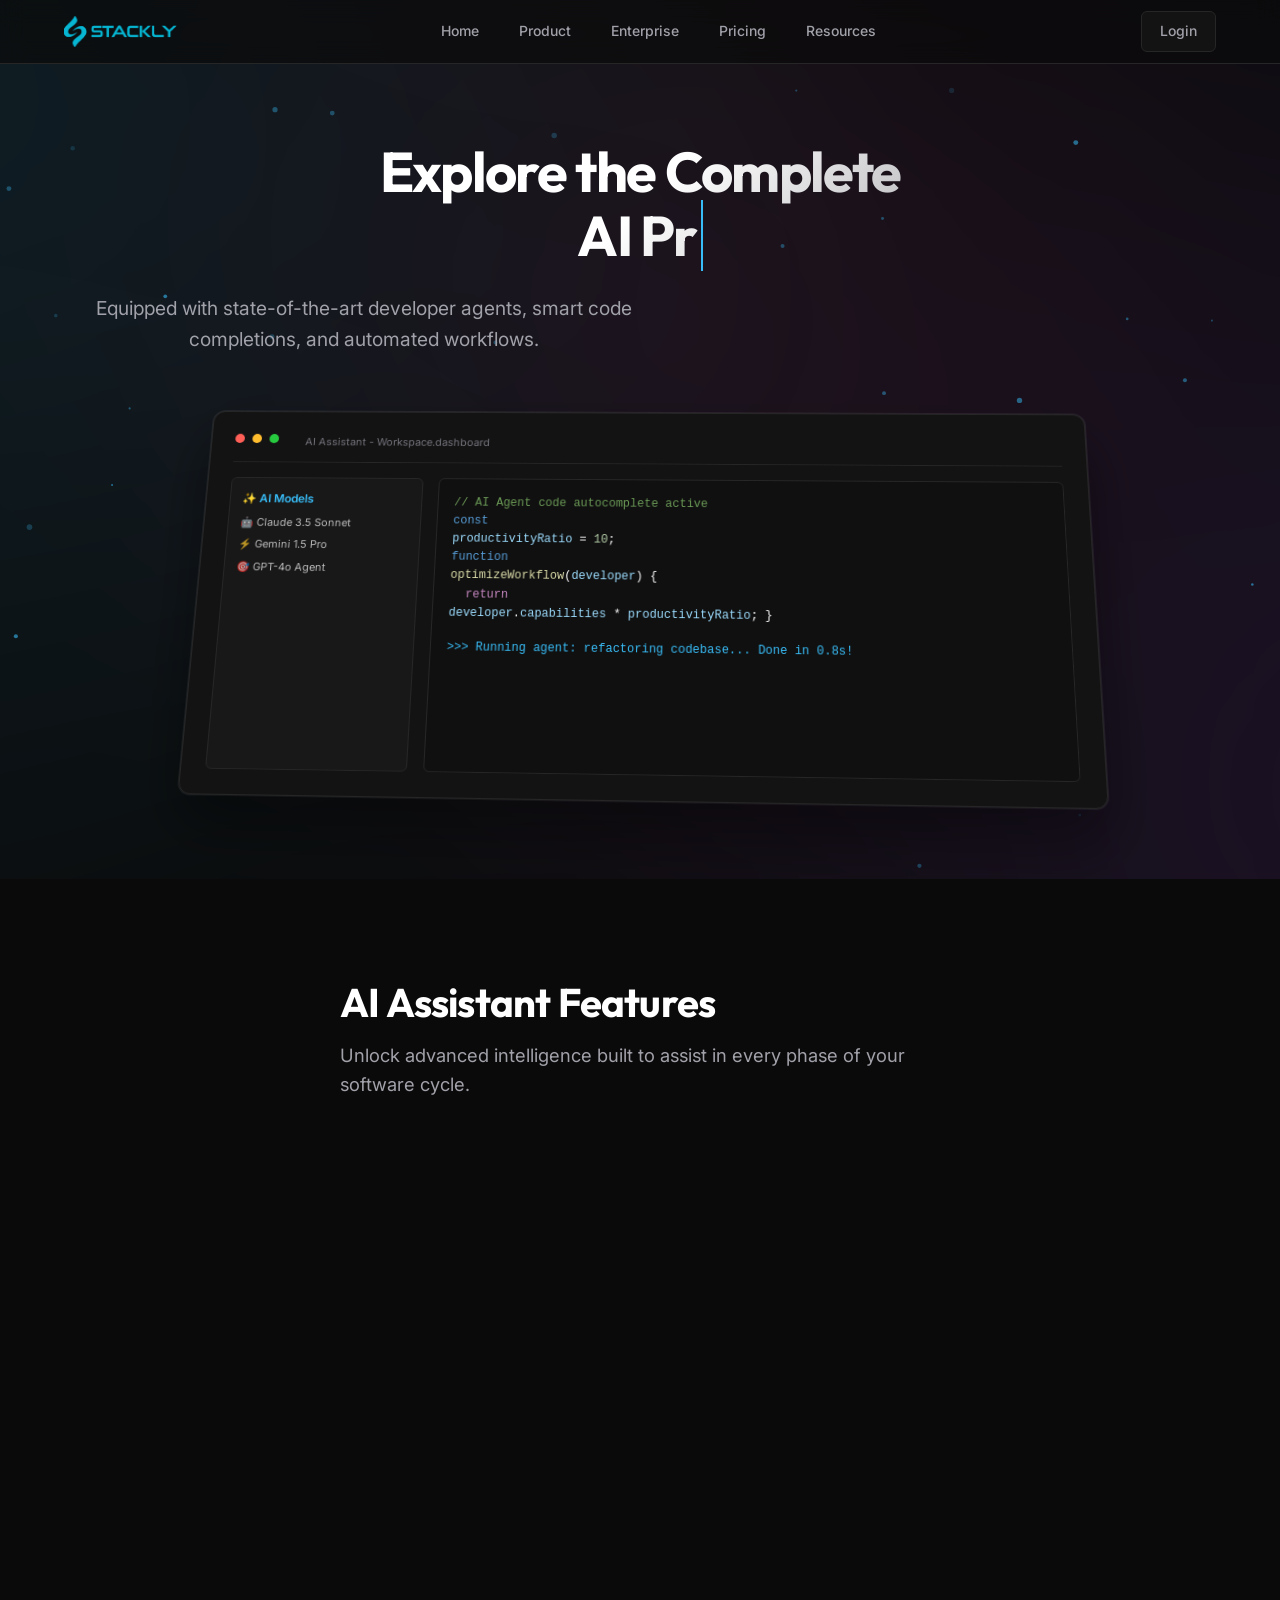
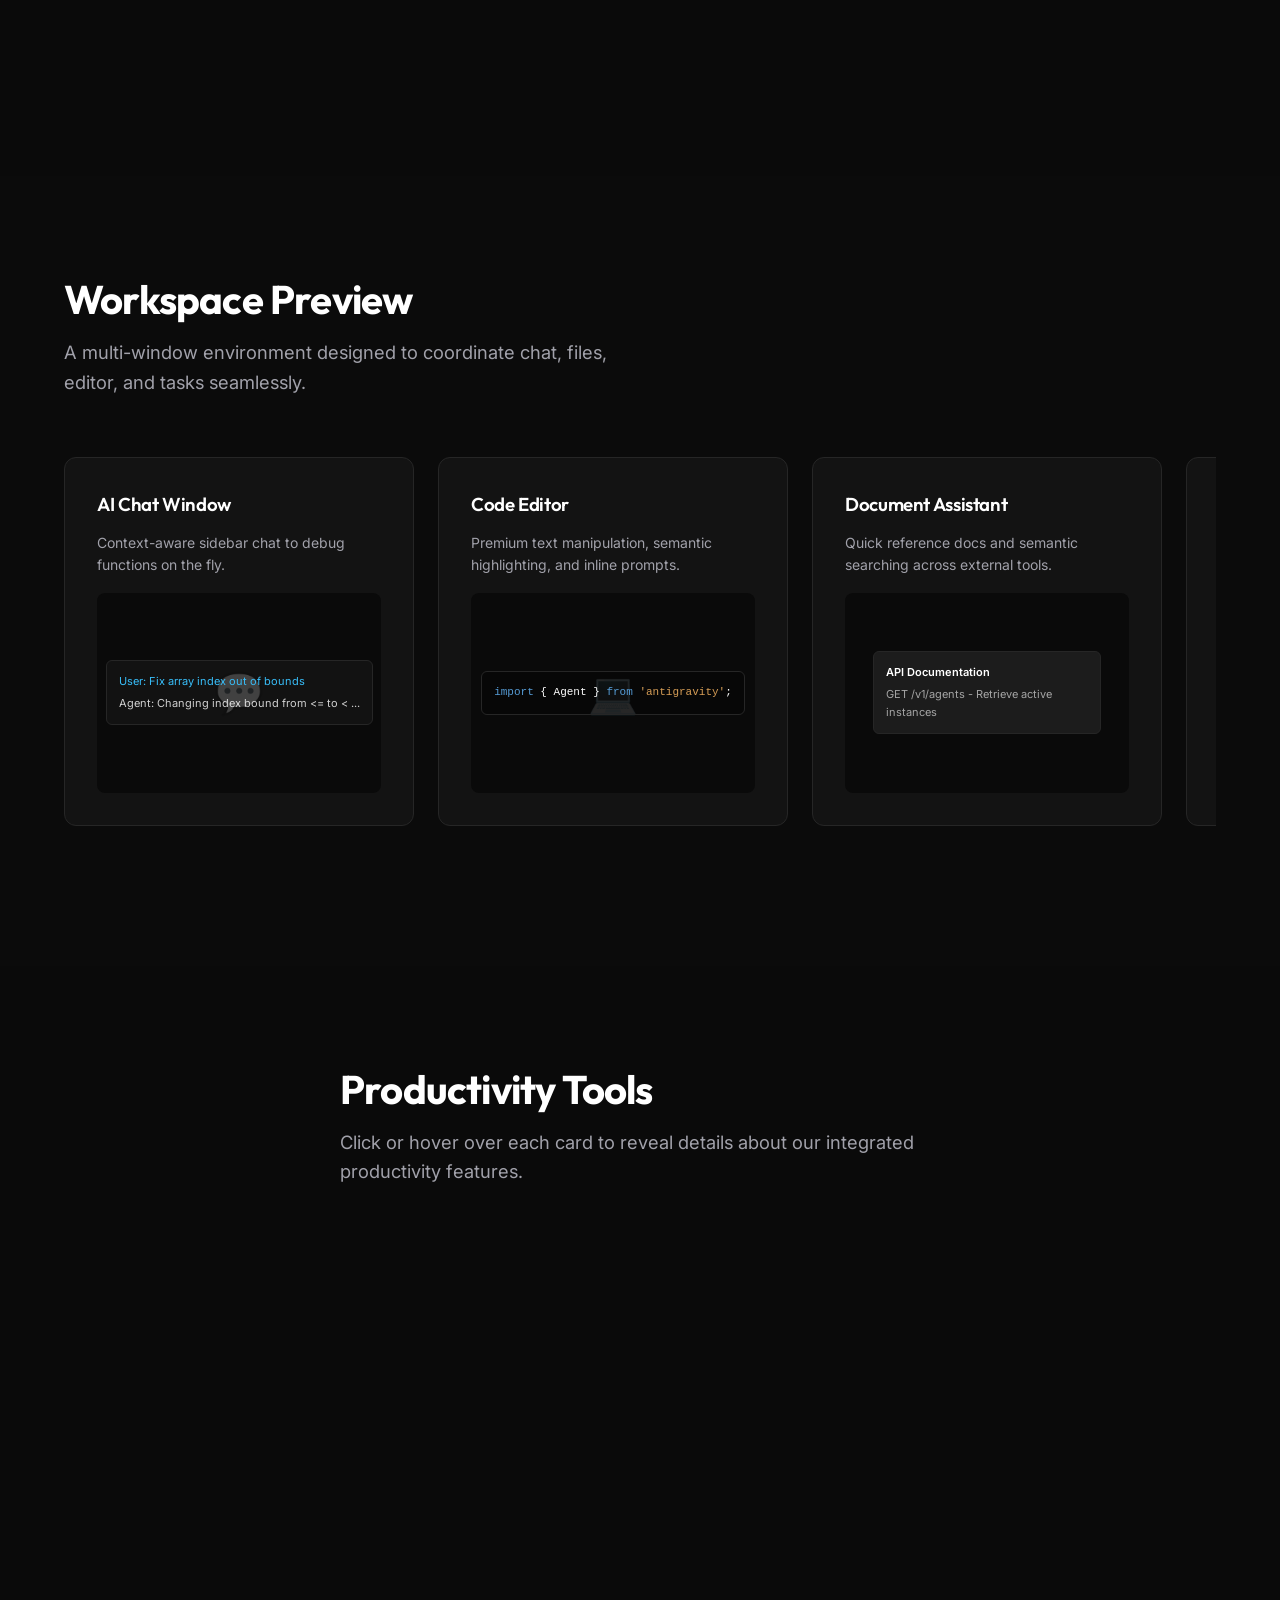
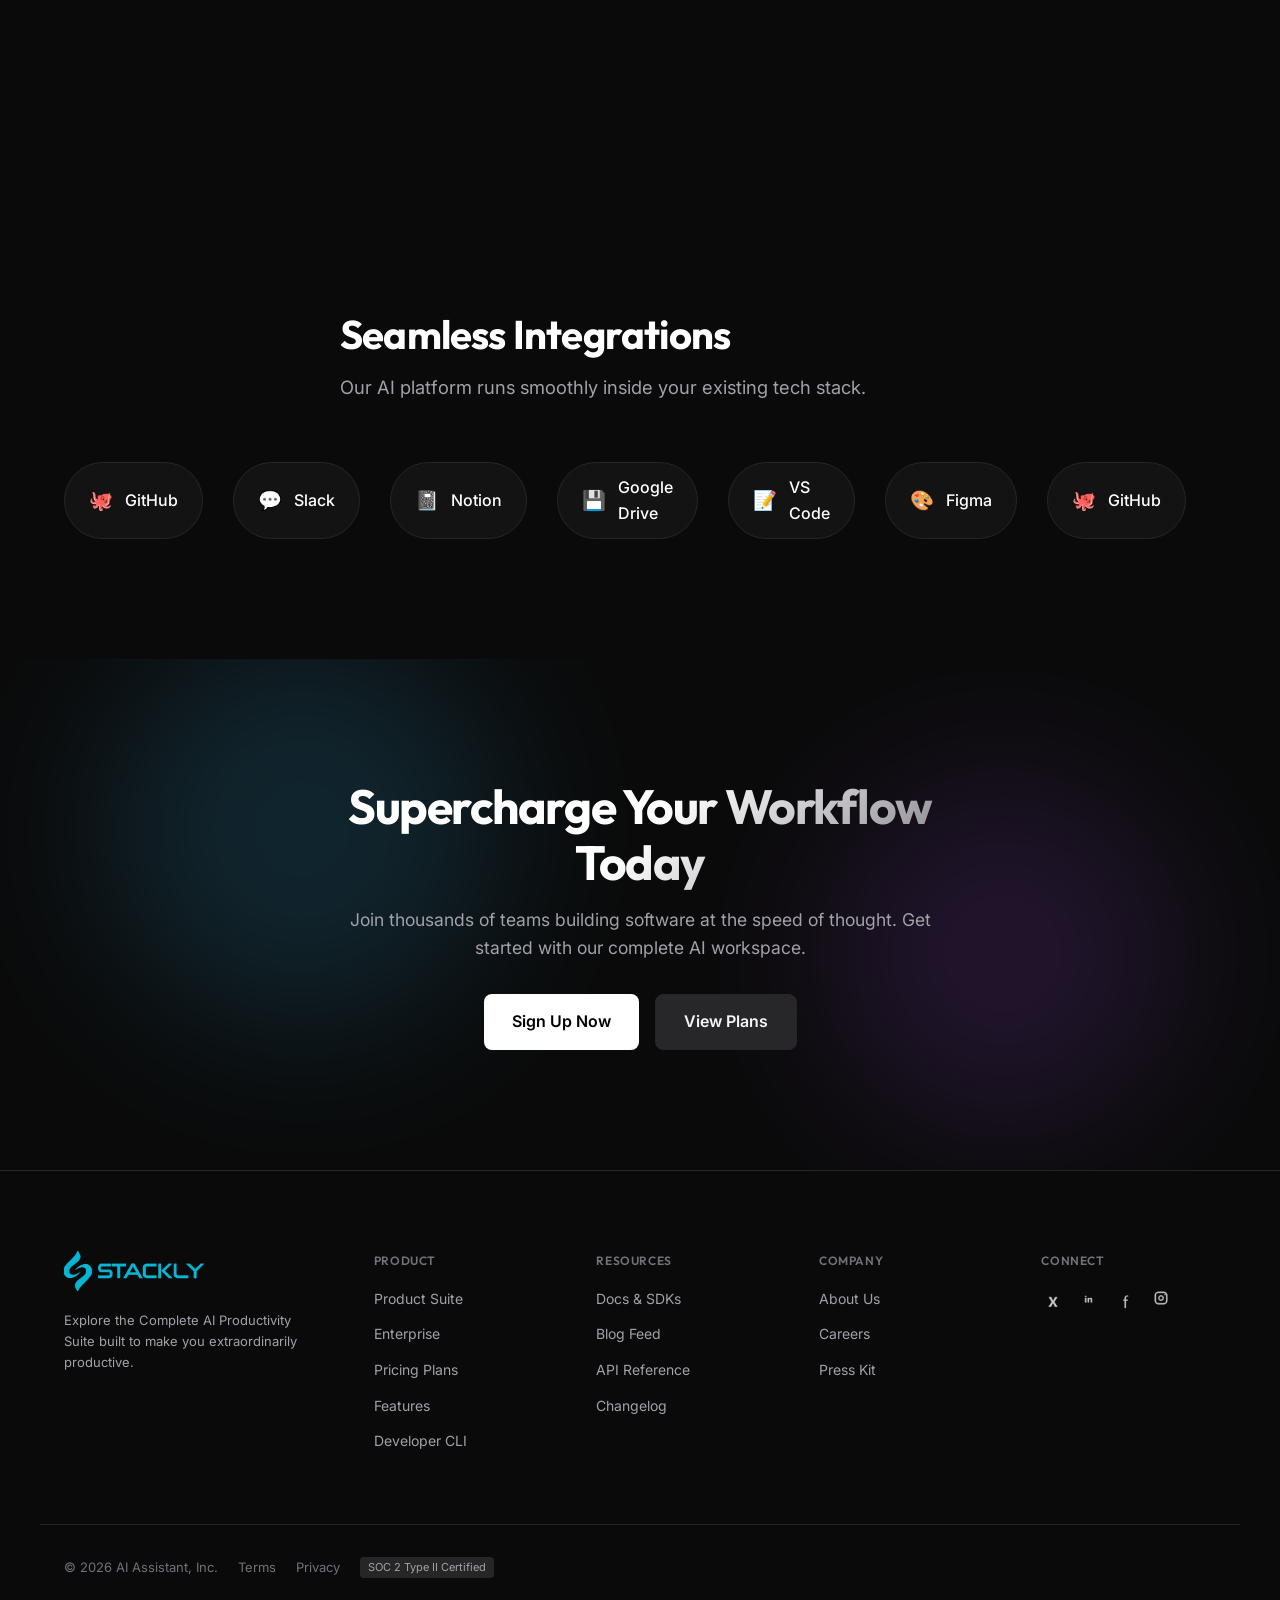
<file: product.html>
<!DOCTYPE html>
<html lang="en" data-theme="dark">
<head>
    <meta charset="UTF-8">
    <meta name="viewport" content="width=device-width, initial-scale=1.0">
    <title>Product Suite - AI Assistant Platform</title>
    <meta name="description" content="Explore the complete AI Productivity Suite featuring AI coding, smart workflows, document analytics, and more.">
    
    <!-- Google Fonts -->
    <link rel="preconnect" href="https://fonts.googleapis.com">
    <link rel="preconnect" href="https://fonts.gstatic.com" crossorigin>
    <link href="https://fonts.googleapis.com/css2?family=Inter:wght@300;400;500;600;700&family=Outfit:wght@400;500;600;700;800&display=swap" rel="stylesheet">
    
    <!-- Stylesheets -->
    <link rel="stylesheet" href="styles.css">
    <style>
        /* Custom section overrides for product page */
        .product-hero {
            padding: 140px 0 80px;
            text-align: center;
            position: relative;
            overflow: hidden;
        }
        
        .mockup-container {
            max-width: 900px;
            margin: 48px auto 0;
            perspective: 1200px;
            z-index: 2;
            position: relative;
        }
        
        .mockup-img {
            width: 100%;
            border-radius: 12px;
            border: 1px solid var(--border-color);
            background-color: var(--bg-card);
            box-shadow: 0 30px 60px rgba(0, 0, 0, 0.4), 0 0 0 1px var(--border-glow);
            transform: rotateX(12deg) rotateY(-2deg) rotateZ(1deg);
            animation: floating-mockup 6s infinite ease-in-out;
            transform-style: preserve-3d;
        }
        
        @keyframes floating-mockup {
            0%, 100% { transform: rotateX(12deg) rotateY(-2deg) rotateZ(1deg) translateY(0); }
            50% { transform: rotateX(10deg) rotateY(-1deg) rotateZ(0.5deg) translateY(-15px); }
        }
        
        #product-particles-canvas {
            position: absolute;
            top: 0; left: 0; width: 100%; height: 100%;
            pointer-events: none;
            z-index: 1;
        }

        .features-section {
            padding: 100px 0;
            background-color: var(--bg-page);
        }
        
        .features-grid {
            display: grid;
            grid-template-columns: repeat(3, 1fr);
            gap: 24px;
            margin-top: 48px;
        }
        
        .feature-card {
            background-color: var(--bg-card);
            border: 1px solid var(--border-color);
            border-radius: 12px;
            padding: 32px;
            cursor: pointer;
        }
        
        .feature-icon {
            font-size: 2rem;
            margin-bottom: 20px;
        }
        
        .workspace-preview-section {
            padding: 100px 0;
            background-color: #0b0b0b;
        }
        
        .tools-section {
            padding: 100px 0;
        }
        
        .integrations-section {
            padding: 100px 0;
            background-color: var(--bg-page);
        }
        
        .product-cta-section {
            padding: 120px 0;
            position: relative;
            overflow: hidden;
            text-align: center;
        }
        
        .cta-blobs {
            position: absolute;
            top: -20%; left: -20%; width: 140%; height: 140%;
            z-index: 0;
            pointer-events: none;
        }
        
        .cta-blob {
            position: absolute;
            border-radius: 50%;
            filter: blur(80px);
            opacity: 0.15;
            animation: floating-blobs 8s infinite alternate ease-in-out;
        }
        
        .blob-1 {
            width: 400px; height: 400px;
            background: var(--accent-color);
            top: 10%; left: 20%;
        }
        
        .blob-2 {
            width: 350px; height: 350px;
            background: #a855f7;
            bottom: 20%; right: 20%;
            animation-delay: -3s;
        }
        
        @keyframes floating-blobs {
            0% { transform: translate(0, 0) scale(1); }
            100% { transform: translate(50px, -30px) scale(1.1); }
        }
        
        .cta-content {
            position: relative;
            z-index: 2;
            max-width: 700px;
            margin: 0 auto;
        }
    </style>
</head>
<body>
    <!-- Navigation Header -->
    <header id="site-header" class="site-header">
        <div class="nav-container">
            <!-- Brand Logo -->
            <a href="index.html" class="brand-logo" id="nav-logo-link">
                <img src="assets/logo (10).webp" alt="AI Assistant Logo" class="logo-img">
            </a>
            
            <!-- Mid Navigation Links -->
            <nav class="main-navigation" id="main-navigation">
                <ul class="nav-list">
                    <li class="nav-item">
                        <a href="index.html" class="nav-link">Home</a>
                    </li>
                    <li class="nav-item">
                        <a href="product.html" class="nav-link active">Product</a>
                    </li>
                    <li class="nav-item">
                        <a href="enterprise.html" class="nav-link">Enterprise</a>
                    </li>
                    <li class="nav-item">
                        <a href="pricing.html" class="nav-link">Pricing</a>
                    </li>
                    <li class="nav-item">
                        <a href="resources.html" class="nav-link">Resources</a>
                    </li>
                </ul>
            </nav>
            
            <!-- Right Actions (Sign In) -->
            <div class="header-actions">
                <a href="login.html" class="btn-signin nav-login-btn" id="btn-signin">Login</a>
                
                <!-- Mobile Navigation Toggle -->
                <button class="mobile-menu-toggle" aria-label="Toggle Navigation" id="mobile-menu-toggle">
                    <svg class="menu-open-icon" fill="none" viewBox="0 0 24 24" stroke="currentColor">
                        <path stroke-linecap="round" stroke-linejoin="round" stroke-width="1.5" d="M3.75 6.75h16.5M3.75 12h16.5m-16.5 5.25h16.5" />
                    </svg>
                    <svg class="menu-close-icon hidden" fill="none" viewBox="0 0 24 24" stroke="currentColor">
                        <path stroke-linecap="round" stroke-linejoin="round" stroke-width="1.5" d="M6 18L18 6M6 6l12 12" />
                    </svg>
                </button>
            </div>
        </div>
        
        <!-- Mobile Dropdown Menu -->
        <div class="mobile-dropdown hidden" id="mobile-dropdown-menu">
            <nav class="mobile-nav">
                <ul class="mobile-nav-list">
                    <li><a href="index.html" class="mobile-nav-link">Home</a></li>
                    <li><a href="product.html" class="mobile-nav-link">Product</a></li>
                    <li><a href="enterprise.html" class="mobile-nav-link">Enterprise</a></li>
                    <li><a href="pricing.html" class="mobile-nav-link">Pricing</a></li>
                    <li><a href="resources.html" class="mobile-nav-link">Resources</a></li>
                    <li><a href="login.html" class="mobile-nav-link mobile-login-cta">Login</a></li>
                </ul>
            </nav>
        </div>
    </header>

    <main id="main-content">
        <!-- 1. Hero Banner Section -->
        <section class="product-hero aurora-section">
            <div class="aurora-bg"></div>
            <canvas id="product-particles-canvas"></canvas>
            <div class="container" style="position: relative; z-index: 2;">
                <h1 class="hero-heading">Explore the Complete<br><span class="typing-text" data-words="AI Productivity Suite.,AI Coding Workspace.,Natural Language flow."></span></h1>
                <p class="hero-subtitle">Equipped with state-of-the-art developer agents, smart code completions, and automated workflows.</p>
                
                <div class="mockup-container animate-on-scroll">
                    <!-- Layered glassmorphic dashboard mockup floating -->
                    <div class="mockup-img" style="padding: 24px;">
                        <div style="display: flex; gap: 8px; border-bottom: 1px solid var(--border-color); padding-bottom: 12px; margin-bottom: 16px;">
                            <span style="width: 10px; height: 10px; border-radius: 50%; background: #ff5f56;"></span>
                            <span style="width: 10px; height: 10px; border-radius: 50%; background: #ffbd2e;"></span>
                            <span style="width: 10px; height: 10px; border-radius: 50%; background: #27c93f;"></span>
                            <span style="margin-left: 20px; font-size: 11px; color: var(--text-muted);">AI Assistant - Workspace.dashboard</span>
                        </div>
                        <div class="mockup-grid-pane">
                            <div style="background-color: rgba(255,255,255,0.02); border: 1px solid var(--border-color); border-radius: 6px; padding: 12px;">
                                <div style="font-size: 12px; font-weight: 600; margin-bottom: 8px; color: var(--accent-color);">✨ AI Models</div>
                                <div style="font-size: 11px; margin-bottom: 6px; opacity: 0.7;">🤖 Claude 3.5 Sonnet</div>
                                <div style="font-size: 11px; margin-bottom: 6px; opacity: 0.7;">⚡ Gemini 1.5 Pro</div>
                                <div style="font-size: 11px; opacity: 0.7;">🎯 GPT-4o Agent</div>
                            </div>
                            <div style="background-color: rgba(0,0,0,0.2); border: 1px solid var(--border-color); border-radius: 6px; padding: 16px; font-family: monospace; font-size: 12px;">
                                <div style="color: #6a9955;">// AI Agent code autocomplete active</div>
                                <div style="color: #569cd6;">const</div> <span style="color: #9cdcfe;">productivityRatio</span> = <span style="color: #b5cea8;">10</span>;
                                <div style="color: #569cd6;">function</div> <span style="color: #dcdcaa;">optimizeWorkflow</span>(<span style="color: #9cdcfe;">developer</span>) {
                                <div style="margin-left: 16px; color: #c586c0;">return</div> <span style="color: #9cdcfe;">developer</span>.<span style="color: #9cdcfe;">capabilities</span> * <span style="color: #9cdcfe;">productivityRatio</span>;
                                }
                                <div style="margin-top: 16px; color: var(--accent-color);">>>> Running agent: refactoring codebase... Done in 0.8s!</div>
                            </div>
                        </div>
                    </div>
                </div>
            </div>
        </section>

        <!-- 2. AI Assistant Features -->
        <section class="features-section">
            <div class="container">
                <div class="text-center" style="max-width: 600px; margin: 0 auto 60px;">
                    <h2 class="section-title">AI Assistant Features</h2>
                    <p class="section-subtitle">Unlock advanced intelligence built to assist in every phase of your software cycle.</p>
                </div>
                
                <div class="features-grid">
                    <!-- Cards with tilt & neon glow -->
                    <div class="feature-card tilt-card animate-on-scroll">
                        <div class="feature-icon">💬</div>
                        <h3>Smart Chat</h3>
                        <p class="font-sans" style="color: var(--text-secondary); margin-top: 12px; font-size: 14px;">Interact with your codebase in natural language. Ask questions, get explanations, or request refactoring.</p>
                    </div>
                    
                    <div class="feature-card tilt-card animate-on-scroll">
                        <div class="feature-icon">💻</div>
                        <h3>AI Coding</h3>
                        <p class="font-sans" style="color: var(--text-secondary); margin-top: 12px; font-size: 14px;">Instant multi-line autocompletion and prediction that matches your personal coding style.</p>
                    </div>
                    
                    <div class="feature-card tilt-card animate-on-scroll">
                        <div class="feature-icon">📄</div>
                        <h3>Document Analysis</h3>
                        <p class="font-sans" style="color: var(--text-secondary); margin-top: 12px; font-size: 14px;">Upload API sheets, design layouts, or PDF documents and get summary checklists instantly.</p>
                    </div>
                    
                    <div class="feature-card tilt-card animate-on-scroll">
                        <div class="feature-icon">🖼️</div>
                        <h3>Image Understanding</h3>
                        <p class="font-sans" style="color: var(--text-secondary); margin-top: 12px; font-size: 14px;">Drag and drop screenshots of UI designs and watch the agent code matching CSS interfaces.</p>
                    </div>
                    
                    <div class="feature-card tilt-card animate-on-scroll">
                        <div class="feature-icon">⚙️</div>
                        <h3>Code Generation</h3>
                        <p class="font-sans" style="color: var(--text-secondary); margin-top: 12px; font-size: 14px;">Generate boilerplate repositories, database adapters, or router configurations from a prompt.</p>
                    </div>
                    
                    <div class="feature-card tilt-card animate-on-scroll">
                        <div class="feature-icon">🔄</div>
                        <h3>Workflow Automation</h3>
                        <p class="font-sans" style="color: var(--text-secondary); margin-top: 12px; font-size: 14px;">Automate code reviews, test writing, and continuous deployment workflows with agentic triggers.</p>
                    </div>
                </div>
            </div>
        </section>

        <!-- 3. Workspace Preview -->
        <section class="workspace-preview-section">
            <div class="container">
                <div style="max-width: 600px; margin-bottom: 40px;">
                    <h2 class="section-title">Workspace Preview</h2>
                    <p class="section-subtitle">A multi-window environment designed to coordinate chat, files, editor, and tasks seamlessly.</p>
                </div>
                
                <!-- Horizontal scroll with mouse parallax -->
                <div class="horizontal-scroll-container">
                    <div class="scroll-card">
                        <h3>AI Chat Window</h3>
                        <p style="font-size: 14px; color: var(--text-secondary); margin: 12px 0;">Context-aware sidebar chat to debug functions on the fly.</p>
                        <div class="parallax-wrapper">
                            <div class="parallax-layer" data-depth="0.1" style="font-size: 2.5rem; opacity: 0.2;">💬</div>
                            <div class="parallax-layer" data-depth="0.4" style="background: rgba(255,255,255,0.03); border: 1px solid var(--border-color); padding: 12px; border-radius: 6px; font-size: 11px;">
                                <div style="color: var(--accent-color);">User: Fix array index out of bounds</div>
                                <div style="opacity: 0.8; margin-top: 4px;">Agent: Changing index bound from <= to < ...</div>
                            </div>
                        </div>
                    </div>
                    
                    <div class="scroll-card">
                        <h3>Code Editor</h3>
                        <p style="font-size: 14px; color: var(--text-secondary); margin: 12px 0;">Premium text manipulation, semantic highlighting, and inline prompts.</p>
                        <div class="parallax-wrapper">
                            <div class="parallax-layer" data-depth="0.15" style="font-size: 2.5rem; opacity: 0.2;">💻</div>
                            <div class="parallax-layer" data-depth="0.5" style="background: rgba(0,0,0,0.3); border: 1px solid var(--border-color); padding: 12px; border-radius: 6px; font-family: monospace; font-size: 11px;">
                                <span style="color:#569cd6;">import</span> { Agent } <span style="color:#569cd6;">from</span> <span style="color:#d69d56;">'antigravity'</span>;
                            </div>
                        </div>
                    </div>
                    
                    <div class="scroll-card">
                        <h3>Document Assistant</h3>
                        <p style="font-size: 14px; color: var(--text-secondary); margin: 12px 0;">Quick reference docs and semantic searching across external tools.</p>
                        <div class="parallax-wrapper">
                            <div class="parallax-layer" data-depth="0.2" style="font-size: 2.5rem; opacity: 0.2;">📄</div>
                            <div class="parallax-layer" data-depth="0.3" style="width: 80%; background: var(--bg-card-hover); border: 1px solid var(--border-color); padding: 12px; border-radius: 6px; font-size: 11px;">
                                <div style="font-weight:600;">API Documentation</div>
                                <div style="opacity: 0.6; margin-top: 4px;">GET /v1/agents - Retrieve active instances</div>
                            </div>
                        </div>
                    </div>
                    
                    <div class="scroll-card">
                        <h3>Task Manager</h3>
                        <p style="font-size: 14px; color: var(--text-secondary); margin: 12px 0;">A living checklist tracking autonomous operations in the workspace.</p>
                        <div class="parallax-wrapper">
                            <div class="parallax-layer" data-depth="0.1" style="font-size: 2.5rem; opacity: 0.2;">✅</div>
                            <div class="parallax-layer" data-depth="0.45" style="background: rgba(255,255,255,0.03); border: 1px solid var(--border-color); padding: 12px; border-radius: 6px; font-size: 11px;">
                                <div style="color: #27c93f;">✔ [x] Refactor router.js</div>
                                <div style="color: var(--accent-color); margin-top: 4px;">⟳ [/] Generate unit tests...</div>
                            </div>
                        </div>
                    </div>
                </div>
            </div>
        </section>

        <!-- 4. Productivity Tools -->
        <section class="tools-section">
            <div class="container">
                <div class="text-center" style="max-width: 600px; margin: 0 auto 60px;">
                    <h2 class="section-title">Productivity Tools</h2>
                    <p class="section-subtitle">Click or hover over each card to reveal details about our integrated productivity features.</p>
                </div>
                
                <!-- Flip Cards Grid -->
                <div class="flip-card-grid">
                    <div class="flip-card animate-on-scroll">
                        <div class="flip-card-inner">
                            <div class="flip-card-front">
                                <div style="font-size: 2rem;">📝</div>
                                <h3>AI Notes</h3>
                            </div>
                            <div class="flip-card-back">
                                <p style="font-size: 14px;">Instantly structure thoughts, audio logs, or rough sketches into markdown files with summary lists.</p>
                            </div>
                        </div>
                    </div>
                    
                    <div class="flip-card animate-on-scroll">
                        <div class="flip-card-inner">
                            <div class="flip-card-front">
                                <div style="font-size: 2rem;">📅</div>
                                <h3>AI Calendar</h3>
                            </div>
                            <div class="flip-card-back">
                                <p style="font-size: 14px;">Smart scheduling that schedules meetings based on project urgency and teammate time zones.</p>
                            </div>
                        </div>
                    </div>
                    
                    <div class="flip-card animate-on-scroll">
                        <div class="flip-card-inner">
                            <div class="flip-card-front">
                                <div style="font-size: 2rem;">✉️</div>
                                <h3>AI Email</h3>
                            </div>
                            <div class="flip-card-back">
                                <p style="font-size: 14px;">Draft contextually relevant replies to stakeholders, clients, and partners within seconds.</p>
                            </div>
                        </div>
                    </div>
                    
                    <div class="flip-card animate-on-scroll">
                        <div class="flip-card-inner">
                            <div class="flip-card-front">
                                <div style="font-size: 2rem;">👥</div>
                                <h3>AI Meeting</h3>
                            </div>
                            <div class="flip-card-back">
                                <p style="font-size: 14px;">Automated meeting summaries, transcript highlights, and action checklist generators.</p>
                            </div>
                        </div>
                    </div>
                    
                    <div class="flip-card animate-on-scroll">
                        <div class="flip-card-inner">
                            <div class="flip-card-front">
                                <div style="font-size: 2rem;">🔍</div>
                                <h3>AI Search</h3>
                            </div>
                            <div class="flip-card-back">
                                <p style="font-size: 14px;">Semantic codebase search to trace function usages, variables, and comments globally.</p>
                            </div>
                        </div>
                    </div>
                    
                    <div class="flip-card animate-on-scroll">
                        <div class="flip-card-inner">
                            <div class="flip-card-front">
                                <div style="font-size: 2rem;">🤖</div>
                                <h3>AI Automation</h3>
                            </div>
                            <div class="flip-card-back">
                                <p style="font-size: 14px;">Configure cron jobs or git hook triggers that orchestrate automated code analysis.</p>
                            </div>
                        </div>
                    </div>
                </div>
            </div>
        </section>

        <!-- 5. Integrations -->
        <section class="integrations-section">
            <div class="container">
                <div class="text-center" style="max-width: 600px; margin: 0 auto 40px;">
                    <h2 class="section-title">Seamless Integrations</h2>
                    <p class="section-subtitle">Our AI platform runs smoothly inside your existing tech stack.</p>
                </div>
                
                <!-- Infinite logo marquee -->
                <div class="marquee-wrapper">
                    <div class="marquee-content">
                        <div class="marquee-item"><span class="marquee-icon">🐙</span> GitHub</div>
                        <div class="marquee-item"><span class="marquee-icon">💬</span> Slack</div>
                        <div class="marquee-item"><span class="marquee-icon">📓</span> Notion</div>
                        <div class="marquee-item"><span class="marquee-icon">💾</span> Google Drive</div>
                        <div class="marquee-item"><span class="marquee-icon">📝</span> VS Code</div>
                        <div class="marquee-item"><span class="marquee-icon">🎨</span> Figma</div>
                        <!-- Duplicate for infinite effect -->
                        <div class="marquee-item"><span class="marquee-icon">🐙</span> GitHub</div>
                        <div class="marquee-item"><span class="marquee-icon">💬</span> Slack</div>
                        <div class="marquee-item"><span class="marquee-icon">📓</span> Notion</div>
                        <div class="marquee-item"><span class="marquee-icon">💾</span> Google Drive</div>
                        <div class="marquee-item"><span class="marquee-icon">📝</span> VS Code</div>
                        <div class="marquee-item"><span class="marquee-icon">🎨</span> Figma</div>
                    </div>
                </div>
            </div>
        </section>

        <!-- 6. Product CTA -->
        <section class="product-cta-section aurora-section">
            <div class="cta-blobs">
                <div class="cta-blob blob-1"></div>
                <div class="cta-blob blob-2"></div>
            </div>
            <div class="container cta-content">
                <h2 class="hero-heading" style="font-size: 3rem; margin-bottom: 16px;">Supercharge Your Workflow Today</h2>
                <p style="color: var(--text-secondary); max-width: 600px; margin: 0 auto 32px; font-size: 1.1rem;">Join thousands of teams building software at the speed of thought. Get started with our complete AI workspace.</p>
                <div style="display: flex; justify-content: center; gap: 16px;">
                    <a href="404.html" class="btn-hero-primary">Sign Up Now</a>
                    <a href="404.html" class="btn-hero-secondary">View Plans</a>
                </div>
            </div>
        </section>
    </main>

    <!-- Footer -->
    <footer class="site-footer">
        <div class="container footer-grid">
            <!-- Col 0: Brand Logo -->
            <div class="footer-brand-col">
                <a href="index.html" class="footer-logo">
                    <img src="assets/logo (10).webp" alt="AI Assistant Logo" class="footer-logo-img">
                </a>
                <p class="footer-brand-desc">Explore the Complete AI Productivity Suite built to make you extraordinarily productive.</p>
            </div>
            
            <!-- Col 1: Links -->
            <div class="footer-links-col">
                <h5 class="footer-col-title">Product</h5>
                <ul class="footer-links-list">
                    <li><a href="product.html">Product Suite</a></li>
                    <li><a href="enterprise.html">Enterprise</a></li>
                    <li><a href="pricing.html">Pricing Plans</a></li>
                    <li><a href="404.html">Features</a></li>
                    <li><a href="404.html">Developer CLI</a></li>
                </ul>
            </div>
            
            <!-- Col 2: Links -->
            <div class="footer-links-col">
                <h5 class="footer-col-title">Resources</h5>
                <ul class="footer-links-list">
                    <li><a href="resources.html">Docs & SDKs</a></li>
                    <li><a href="404.html">Blog Feed</a></li>
                    <li><a href="404.html">API Reference</a></li>
                    <li><a href="404.html">Changelog</a></li>
                </ul>
            </div>
            
            <!-- Col 3: Links -->
            <div class="footer-links-col">
                <h5 class="footer-col-title">Company</h5>
                <ul class="footer-links-list">
                    <li><a href="404.html">About Us</a></li>
                    <li><a href="404.html">Careers</a></li>
                    <li><a href="404.html">Press Kit</a></li>
                </ul>
            </div>
            
            <!-- Col 4: Links -->
            <div class="footer-links-col">
                <h5 class="footer-col-title">Connect</h5>
                <ul class="footer-links-list" style="display: flex; gap: 12px; margin-top: 8px;">
                    <li>
                        <a href="404.html">
                            <img src="assets/twitter.webp" alt="Twitter" class="social-icon">
                        </a>
                    </li>
                    <li>
                        <a href="404.html">
                            <img src="assets/linkedin.webp" alt="LinkedIn" class="social-icon">
                        </a>
                    </li>
                    <li>
                        <a href="404.html">
                            <img src="assets/facebook.webp" alt="Facebook" class="social-icon">
                        </a>
                    </li>
                    <li>
                        <a href="404.html">
                            <img src="assets/instagram.webp" alt="Instagram" class="social-icon">
                        </a>
                    </li>
                </ul>
            </div>
        </div>
        
        <div class="container footer-bottom">
            <div class="footer-bottom-left">
                <span class="copyright">© 2026 AI Assistant, Inc.</span>
                <a href="404.html" class="legal-link">Terms</a>
                <a href="404.html" class="legal-link">Privacy</a>
                <span class="badge-soc">SOC 2 Type II Certified</span>
            </div>
            
            <div class="footer-bottom-right">
                <!-- Theme Switcher Removed -->
            </div>
        </div>
    </footer>

    <!-- Scripts -->
    <script src="script.js"></script>
    <script>
        // Custom canvas background particles for product hero
        (function() {
            const canvas = document.getElementById('product-particles-canvas');
            if (!canvas) return;
            const ctx = canvas.getContext('2d');
            let w = canvas.width = canvas.offsetWidth;
            let h = canvas.height = canvas.offsetHeight;
            
            window.addEventListener('resize', () => {
                w = canvas.width = canvas.offsetWidth;
                h = canvas.height = canvas.offsetHeight;
            });
            
            const particles = [];
            for (let i = 0; i < 40; i++) {
                particles.push({
                    x: Math.random() * w,
                    y: Math.random() * h,
                    vx: (Math.random() - 0.5) * 0.3,
                    vy: (Math.random() - 0.5) * 0.3,
                    r: Math.random() * 2 + 1,
                    alpha: Math.random() * 0.5 + 0.1
                });
            }
            
            function draw() {
                ctx.clearRect(0,0,w,h);
                particles.forEach(p => {
                    p.x += p.vx;
                    p.y += p.vy;
                    if(p.x < 0 || p.x > w) p.vx *= -1;
                    if(p.y < 0 || p.y > h) p.vy *= -1;
                    
                    ctx.fillStyle = `rgba(56, 189, 248, ${p.alpha})`;
                    ctx.beginPath();
                    ctx.arc(p.x, p.y, p.r, 0, Math.PI*2);
                    ctx.fill();
                });
                requestAnimationFrame(draw);
            }
            draw();
        })();
    </script>
</body>
</html>
</file>
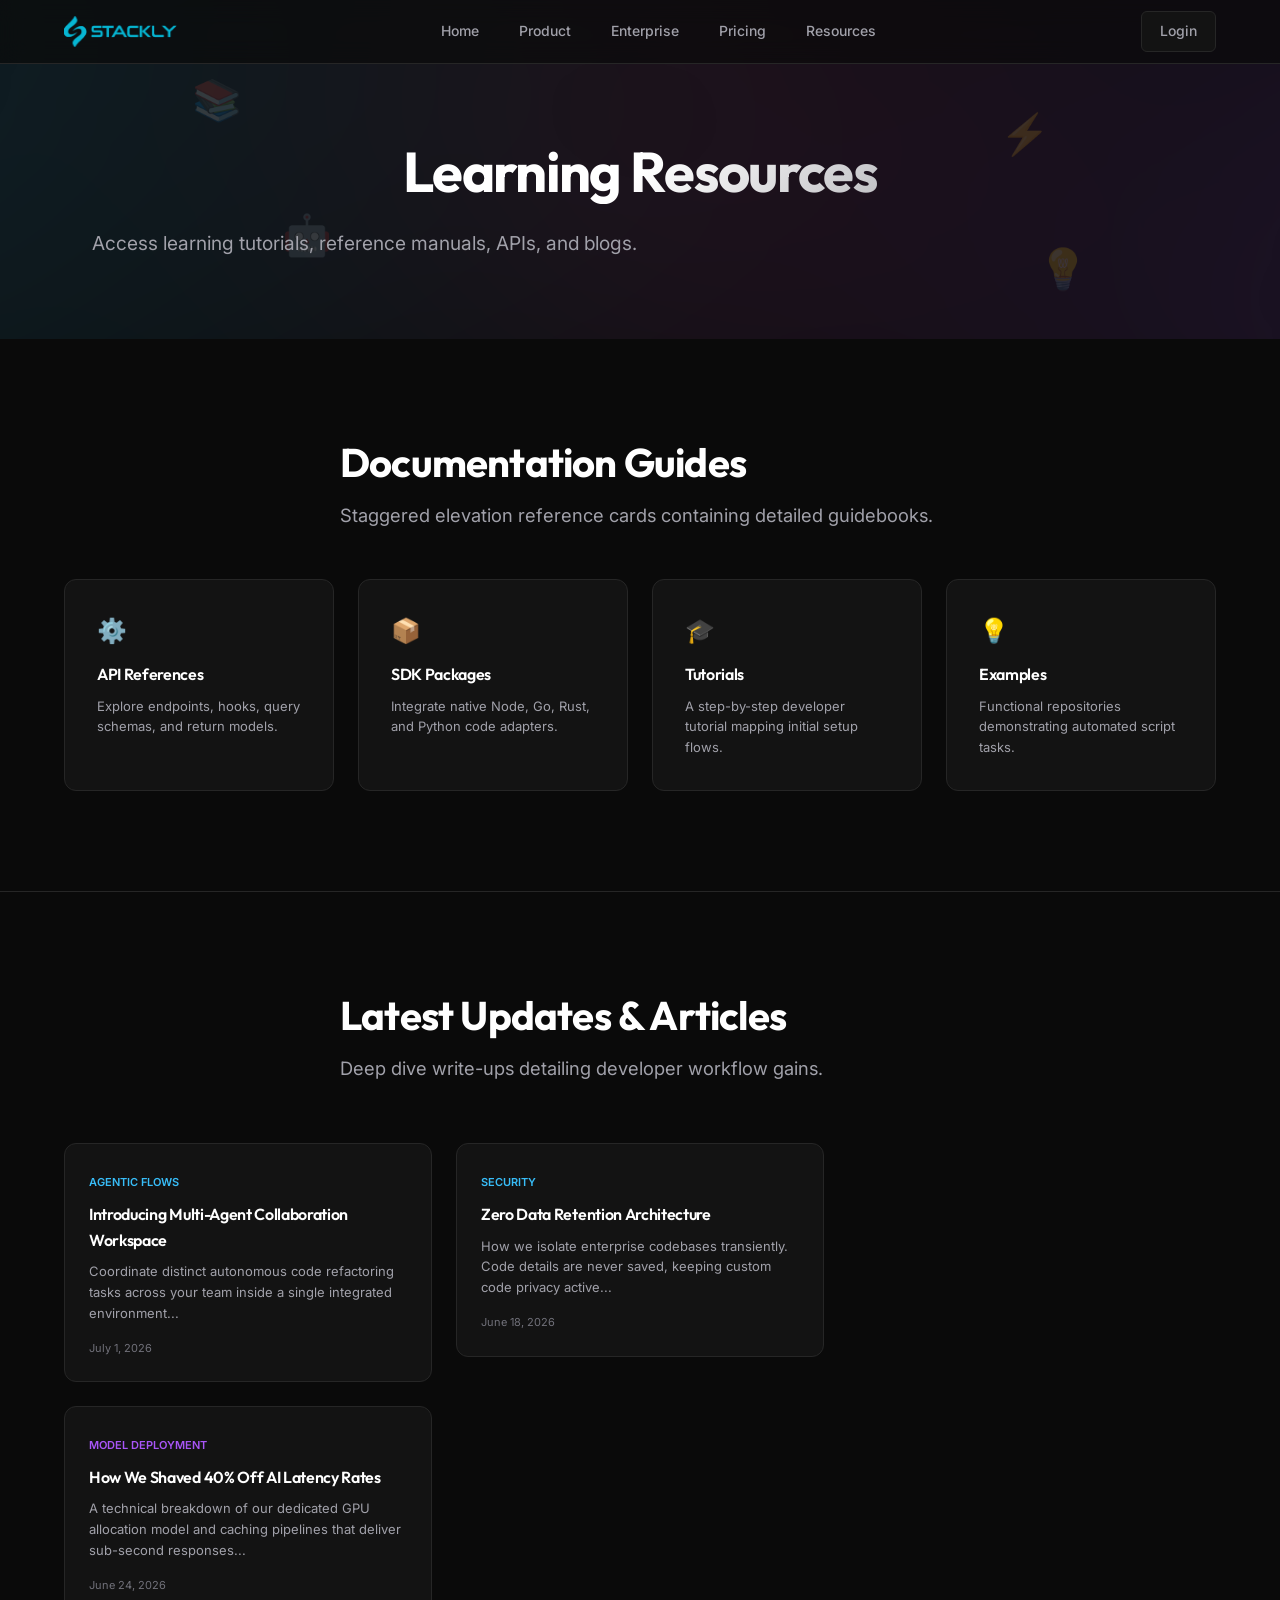
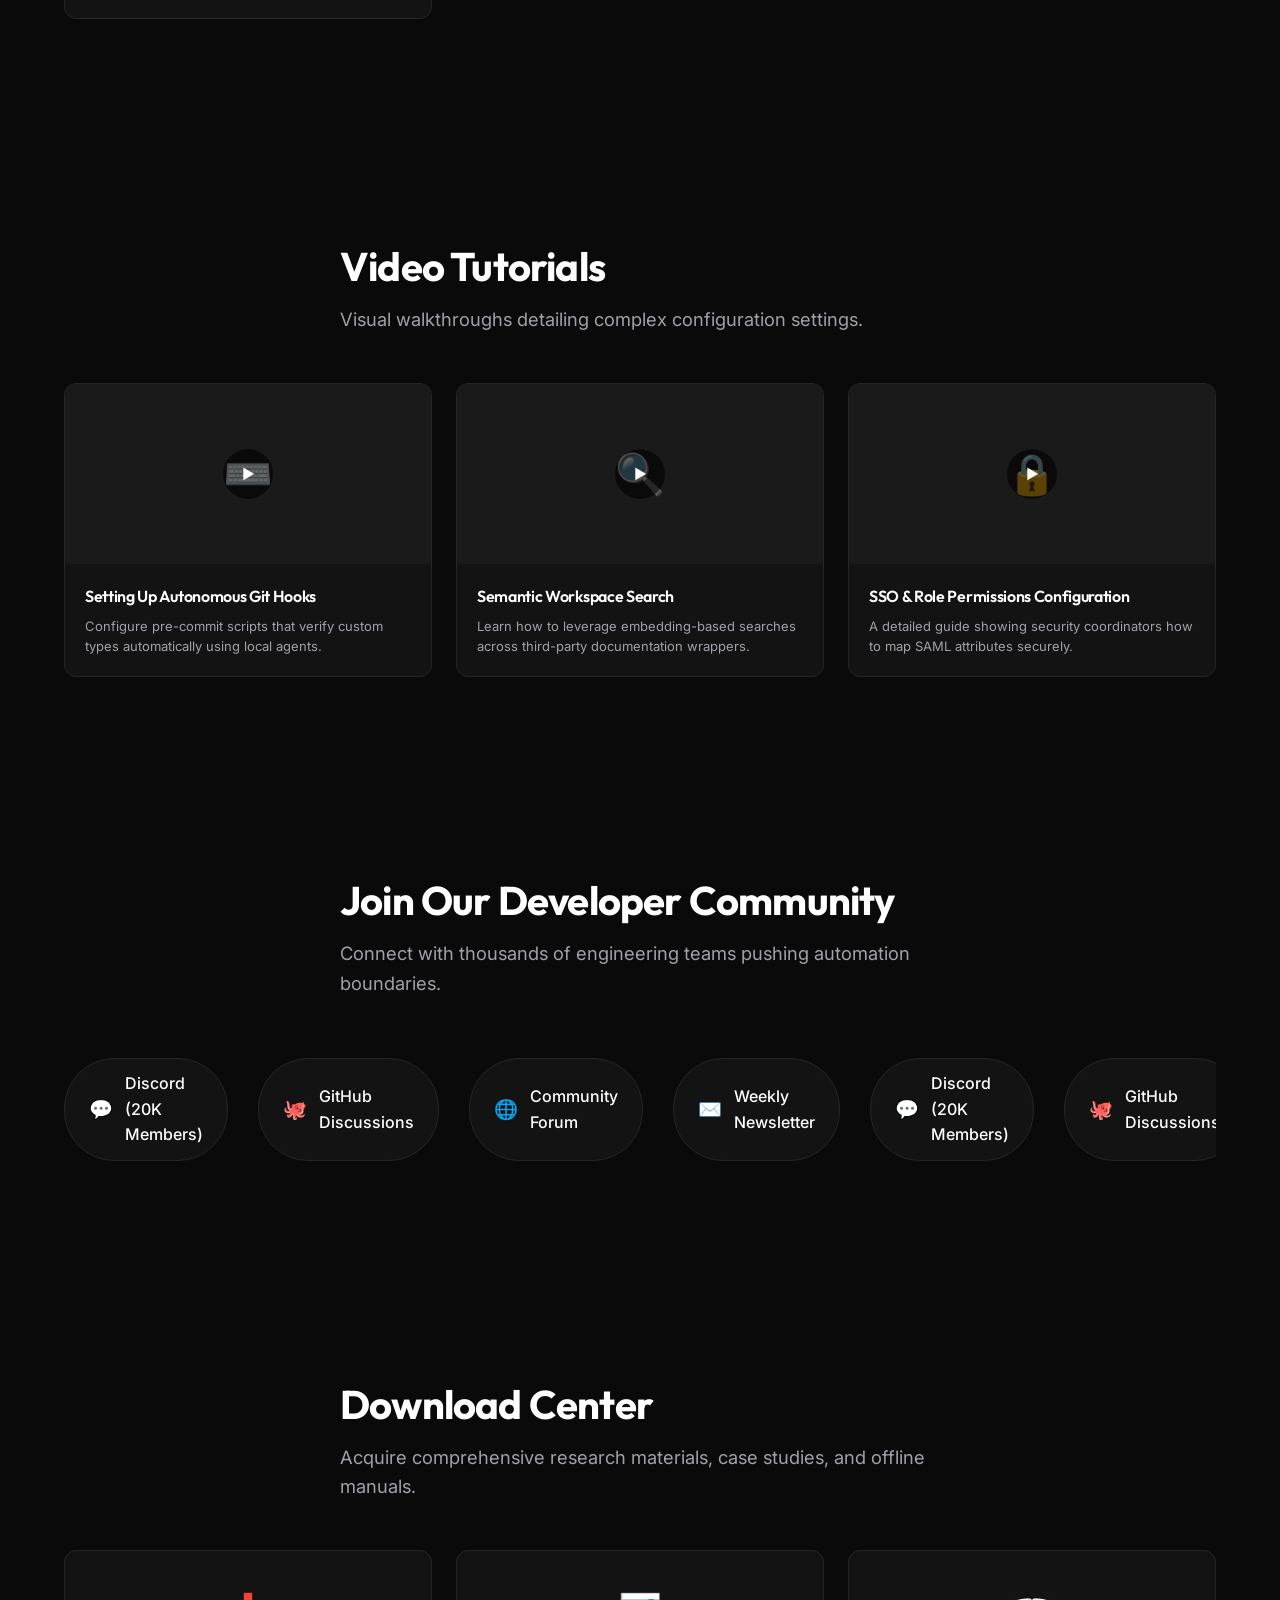
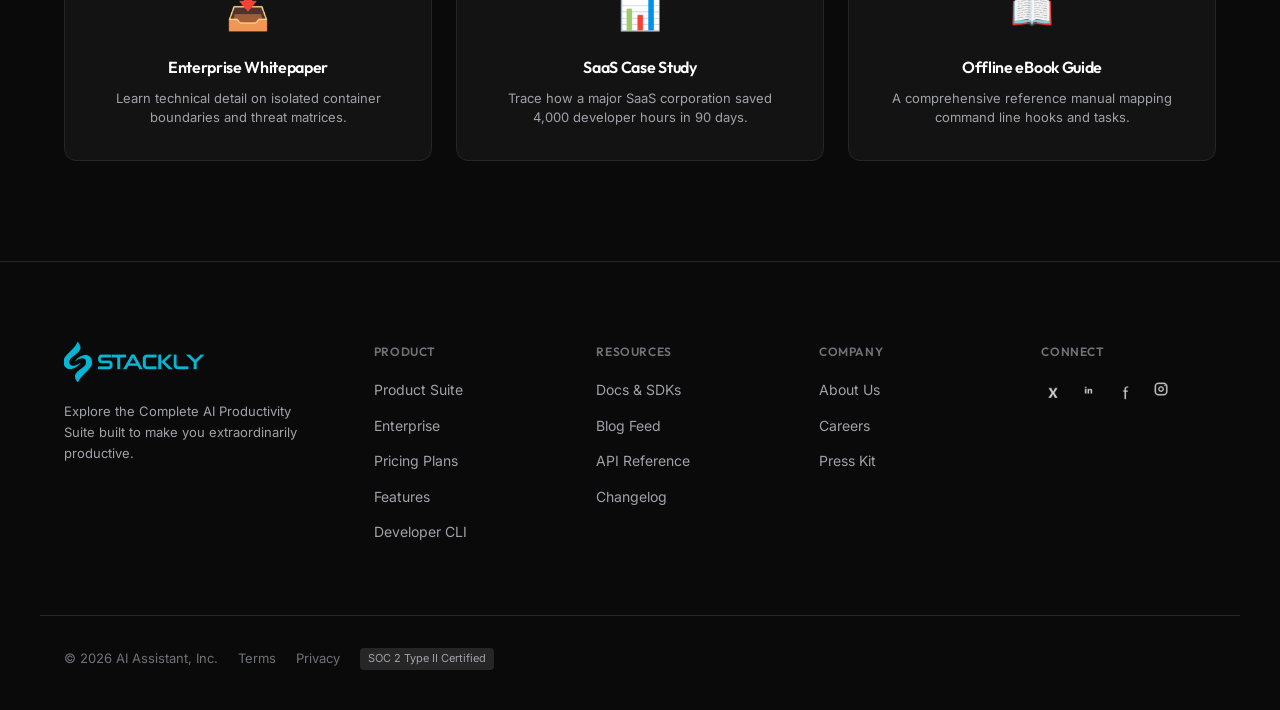
<file: resources.html>
<!DOCTYPE html>
<html lang="en" data-theme="dark">
<head>
    <meta charset="UTF-8">
    <meta name="viewport" content="width=device-width, initial-scale=1.0">
    <title>Learning Resources - AI Assistant Platform</title>
    <meta name="description" content="Access learning materials, documentation APIs, SDKs, community forums, and latest blog updates.">
    
    <!-- Google Fonts -->
    <link rel="preconnect" href="https://fonts.googleapis.com">
    <link rel="preconnect" href="https://fonts.gstatic.com" crossorigin>
    <link href="https://fonts.googleapis.com/css2?family=Inter:wght@300;400;500;600;700&family=Outfit:wght@400;500;600;700;800&display=swap" rel="stylesheet">
    
    <!-- Stylesheets -->
    <link rel="stylesheet" href="styles.css">
    <style>
        /* Custom section overrides for resources page */
        .res-hero {
            padding: 140px 0 80px;
            text-align: center;
            position: relative;
            overflow: hidden;
        }
        
        .floating-assets {
            position: absolute;
            top: 0; left: 0; width: 100%; height: 100%;
            pointer-events: none;
            z-index: 1;
        }
        
        .float-asset {
            position: absolute;
            font-size: 2.5rem;
            opacity: 0.15;
            animation: bounce-float 8s infinite alternate ease-in-out;
        }
        
        .asset-1 { top: 20%; left: 15%; animation-delay: 0s; }
        .asset-2 { top: 60%; left: 22%; animation-delay: -2s; }
        .asset-3 { top: 30%; right: 18%; animation-delay: -4s; }
        .asset-4 { top: 70%; right: 15%; animation-delay: -6s; }
        
        @keyframes bounce-float {
            0% { transform: translateY(0) rotate(0deg); }
            100% { transform: translateY(-30px) rotate(10deg); }
        }
        
        .docs-section {
            padding: 100px 0;
            background-color: var(--bg-page);
        }
        
        .docs-grid {
            display: grid;
            grid-template-columns: repeat(4, 1fr);
            gap: 24px;
            margin-top: 48px;
        }
        
        .docs-card {
            background-color: var(--bg-card);
            border: 1px solid var(--border-color);
            border-radius: 12px;
            padding: 32px;
            cursor: pointer;
            transition: transform var(--transition-normal), box-shadow var(--transition-normal), border-color var(--transition-normal);
        }
        
        .docs-card:hover {
            transform: translateY(-6px);
            border-color: var(--accent-color);
            box-shadow: 0 15px 30px rgba(0, 0, 0, 0.25);
        }
        
        .blog-section {
            padding: 100px 0;
        }
        
        .videos-section {
            padding: 100px 0;
            background-color: var(--bg-page);
        }
        
        .videos-grid {
            display: grid;
            grid-template-columns: repeat(3, 1fr);
            gap: 24px;
            margin-top: 48px;
        }
        
        .video-card {
            background-color: var(--bg-card);
            border: 1px solid var(--border-color);
            border-radius: 12px;
            overflow: hidden;
            cursor: pointer;
        }
        
        .video-thumb {
            width: 100%;
            height: 180px;
            background-color: #1a1a1a;
            display: flex;
            justify-content: center;
            align-items: center;
            font-size: 2.5rem;
            position: relative;
            overflow: hidden;
            transition: transform 0.5s ease;
        }
        
        .video-card:hover .video-thumb {
            transform: scale(1.05);
        }
        
        .video-card:hover .play-btn {
            background-color: var(--accent-color);
            color: #000000;
        }
        
        .play-btn {
            position: absolute;
            width: 50px;
            height: 50px;
            border-radius: 50%;
            background: rgba(0,0,0,0.6);
            display: flex;
            justify-content: center;
            align-items: center;
            font-size: 14px;
            transition: background-color var(--transition-fast), color var(--transition-fast);
        }
        
        .community-section {
            padding: 100px 0;
        }
        
        .downloads-section {
            padding: 100px 0;
            background-color: var(--bg-page);
        }
        
        .downloads-grid {
            display: grid;
            grid-template-columns: repeat(3, 1fr);
            gap: 24px;
            margin-top: 48px;
        }
        
        .download-card {
            background-color: var(--bg-card);
            border: 1px solid var(--border-color);
            border-radius: 12px;
            padding: 32px;
            text-align: center;
            position: relative;
            cursor: pointer;
        }
        
        .download-icon {
            font-size: 2.2rem;
            margin-bottom: 16px;
            display: inline-block;
            animation: bounce-icon 2s infinite ease-in-out;
        }
        
        @keyframes bounce-icon {
            0%, 100% { transform: translateY(0); }
            50% { transform: translateY(-8px); }
        }
    </style>
</head>
<body>
    <!-- Navigation Header -->
    <header id="site-header" class="site-header">
        <div class="nav-container">
            <!-- Brand Logo -->
            <a href="index.html" class="brand-logo" id="nav-logo-link">
                <img src="assets/logo (10).webp" alt="AI Assistant Logo" class="logo-img">
            </a>
            
            <!-- Mid Navigation Links -->
            <nav class="main-navigation" id="main-navigation">
                <ul class="nav-list">
                    <li class="nav-item">
                        <a href="index.html" class="nav-link">Home</a>
                    </li>
                    <li class="nav-item">
                        <a href="product.html" class="nav-link">Product</a>
                    </li>
                    <li class="nav-item">
                        <a href="enterprise.html" class="nav-link">Enterprise</a>
                    </li>
                    <li class="nav-item">
                        <a href="pricing.html" class="nav-link">Pricing</a>
                    </li>
                    <li class="nav-item">
                        <a href="resources.html" class="nav-link active">Resources</a>
                    </li>
                </ul>
            </nav>
            
            <!-- Right Actions (Sign In) -->
            <div class="header-actions">
                <a href="login.html" class="btn-signin nav-login-btn" id="btn-signin">Login</a>
                
                <!-- Mobile Navigation Toggle -->
                <button class="mobile-menu-toggle" aria-label="Toggle Navigation" id="mobile-menu-toggle">
                    <svg class="menu-open-icon" fill="none" viewBox="0 0 24 24" stroke="currentColor">
                        <path stroke-linecap="round" stroke-linejoin="round" stroke-width="1.5" d="M3.75 6.75h16.5M3.75 12h16.5m-16.5 5.25h16.5" />
                    </svg>
                    <svg class="menu-close-icon hidden" fill="none" viewBox="0 0 24 24" stroke="currentColor">
                        <path stroke-linecap="round" stroke-linejoin="round" stroke-width="1.5" d="M6 18L18 6M6 6l12 12" />
                    </svg>
                </button>
            </div>
        </div>
        
        <!-- Mobile Dropdown Menu -->
        <div class="mobile-dropdown hidden" id="mobile-dropdown-menu">
            <nav class="mobile-nav">
                <ul class="mobile-nav-list">
                    <li><a href="index.html" class="mobile-nav-link">Home</a></li>
                    <li><a href="product.html" class="mobile-nav-link">Product</a></li>
                    <li><a href="enterprise.html" class="mobile-nav-link">Enterprise</a></li>
                    <li><a href="pricing.html" class="mobile-nav-link">Pricing</a></li>
                    <li><a href="resources.html" class="mobile-nav-link">Resources</a></li>
                    <li><a href="login.html" class="mobile-nav-link mobile-login-cta">Login</a></li>
                </ul>
            </nav>
        </div>
    </header>

    <main id="main-content">
        <!-- 1. Hero Section -->
        <section class="res-hero aurora-section">
            <div class="aurora-bg"></div>
            <div class="floating-assets">
                <div class="float-asset asset-1">📚</div>
                <div class="float-asset asset-2">🤖</div>
                <div class="float-asset asset-3">⚡</div>
                <div class="float-asset asset-4">💡</div>
            </div>
            <div class="container" style="position: relative; z-index: 2;">
                <h1 class="hero-heading">Learning Resources</h1>
                <p class="hero-subtitle">Access learning tutorials, reference manuals, APIs, and blogs.</p>
            </div>
        </section>

        <!-- 2. Documentation -->
        <section class="docs-section">
            <div class="container">
                <div class="text-center" style="max-width: 600px; margin: 0 auto 40px;">
                    <h2 class="section-title">Documentation Guides</h2>
                    <p class="section-subtitle">Staggered elevation reference cards containing detailed guidebooks.</p>
                </div>
                
                <div class="docs-grid">
                    <div class="docs-card animate-on-scroll">
                        <div style="font-size: 1.5rem; margin-bottom: 12px;">⚙️</div>
                        <h4>API References</h4>
                        <p style="color: var(--text-secondary); font-size: 13px; margin-top: 8px;">Explore endpoints, hooks, query schemas, and return models.</p>
                    </div>
                    
                    <div class="docs-card animate-on-scroll">
                        <div style="font-size: 1.5rem; margin-bottom: 12px;">📦</div>
                        <h4>SDK Packages</h4>
                        <p style="color: var(--text-secondary); font-size: 13px; margin-top: 8px;">Integrate native Node, Go, Rust, and Python code adapters.</p>
                    </div>
                    
                    <div class="docs-card animate-on-scroll">
                        <div style="font-size: 1.5rem; margin-bottom: 12px;">🎓</div>
                        <h4>Tutorials</h4>
                        <p style="color: var(--text-secondary); font-size: 13px; margin-top: 8px;">A step-by-step developer tutorial mapping initial setup flows.</p>
                    </div>
                    
                    <div class="docs-card animate-on-scroll">
                        <div style="font-size: 1.5rem; margin-bottom: 12px;">💡</div>
                        <h4>Examples</h4>
                        <p style="color: var(--text-secondary); font-size: 13px; margin-top: 8px;">Functional repositories demonstrating automated script tasks.</p>
                    </div>
                </div>
            </div>
        </section>

        <!-- 3. Blog Feed (Masonry Grid) -->
        <section class="blog-section" id="blog">
            <div class="container">
                <div class="text-center" style="max-width: 600px; margin: 0 auto 60px;">
                    <h2 class="section-title">Latest Updates & Articles</h2>
                    <p class="section-subtitle">Deep dive write-ups detailing developer workflow gains.</p>
                </div>
                
                <div class="masonry-grid">
                    <!-- Masonry Items -->
                    <div class="masonry-item animate-on-scroll">
                        <span style="font-size: 11px; color: var(--accent-color); font-weight: 600;">AGENTIC FLOWS</span>
                        <h4 style="margin: 8px 0;">Introducing Multi-Agent Collaboration Workspace</h4>
                        <p style="font-size: 13px; color: var(--text-secondary); line-height: 1.6;">Coordinate distinct autonomous code refactoring tasks across your team inside a single integrated environment...</p>
                        <span style="font-size: 11px; color: var(--text-muted); display: block; margin-top: 16px;">July 1, 2026</span>
                    </div>
                    
                    <div class="masonry-item animate-on-scroll">
                        <span style="font-size: 11px; color: #a855f7; font-weight: 600;">MODEL DEPLOYMENT</span>
                        <h4 style="margin: 8px 0;">How We Shaved 40% Off AI Latency Rates</h4>
                        <p style="font-size: 13px; color: var(--text-secondary); line-height: 1.6;">A technical breakdown of our dedicated GPU allocation model and caching pipelines that deliver sub-second responses...</p>
                        <span style="font-size: 11px; color: var(--text-muted); display: block; margin-top: 16px;">June 24, 2026</span>
                    </div>
                    
                    <div class="masonry-item animate-on-scroll">
                        <span style="font-size: 11px; color: var(--accent-color); font-weight: 600;">SECURITY</span>
                        <h4 style="margin: 8px 0;">Zero Data Retention Architecture</h4>
                        <p style="font-size: 13px; color: var(--text-secondary); line-height: 1.6;">How we isolate enterprise codebases transiently. Code details are never saved, keeping custom code privacy active...</p>
                        <span style="font-size: 11px; color: var(--text-muted); display: block; margin-top: 16px;">June 18, 2026</span>
                    </div>
                </div>
            </div>
        </section>

        <!-- 4. Video Tutorials -->
        <section class="videos-section">
            <div class="container">
                <div class="text-center" style="max-width: 600px; margin: 0 auto 40px;">
                    <h2 class="section-title">Video Tutorials</h2>
                    <p class="section-subtitle">Visual walkthroughs detailing complex configuration settings.</p>
                </div>
                
                <div class="videos-grid">
                    <div class="video-card animate-on-scroll">
                        <div class="video-thumb">
                            ⌨️
                            <div class="play-btn">▶</div>
                        </div>
                        <div style="padding: 20px;">
                            <h4>Setting Up Autonomous Git Hooks</h4>
                            <p style="color: var(--text-secondary); font-size: 13px; margin-top: 8px; line-height: 1.5;">Configure pre-commit scripts that verify custom types automatically using local agents.</p>
                        </div>
                    </div>
                    
                    <div class="video-card animate-on-scroll">
                        <div class="video-thumb">
                            🔍
                            <div class="play-btn">▶</div>
                        </div>
                        <div style="padding: 20px;">
                            <h4>Semantic Workspace Search</h4>
                            <p style="color: var(--text-secondary); font-size: 13px; margin-top: 8px; line-height: 1.5;">Learn how to leverage embedding-based searches across third-party documentation wrappers.</p>
                        </div>
                    </div>
                    
                    <div class="video-card animate-on-scroll">
                        <div class="video-thumb">
                            🔒
                            <div class="play-btn">▶</div>
                        </div>
                        <div style="padding: 20px;">
                            <h4>SSO & Role Permissions Configuration</h4>
                            <p style="color: var(--text-secondary); font-size: 13px; margin-top: 8px; line-height: 1.5;">A detailed guide showing security coordinators how to map SAML attributes securely.</p>
                        </div>
                    </div>
                </div>
            </div>
        </section>

        <!-- 5. Community -->
        <section class="community-section" id="community">
            <div class="container">
                <div class="text-center" style="max-width: 600px; margin: 0 auto 40px;">
                    <h2 class="section-title">Join Our Developer Community</h2>
                    <p class="section-subtitle">Connect with thousands of engineering teams pushing automation boundaries.</p>
                </div>
                
                <!-- Infinite horizontal marquee of social tags -->
                <div class="marquee-wrapper">
                    <div class="marquee-content reverse">
                        <div class="marquee-item"><span class="marquee-icon">💬</span> Discord (20K Members)</div>
                        <div class="marquee-item"><span class="marquee-icon">🐙</span> GitHub Discussions</div>
                        <div class="marquee-item"><span class="marquee-icon">🌐</span> Community Forum</div>
                        <div class="marquee-item"><span class="marquee-icon">✉️</span> Weekly Newsletter</div>
                        <!-- Duplications -->
                        <div class="marquee-item"><span class="marquee-icon">💬</span> Discord (20K Members)</div>
                        <div class="marquee-item"><span class="marquee-icon">🐙</span> GitHub Discussions</div>
                        <div class="marquee-item"><span class="marquee-icon">🌐</span> Community Forum</div>
                        <div class="marquee-item"><span class="marquee-icon">✉️</span> Weekly Newsletter</div>
                    </div>
                </div>
            </div>
        </section>

        <!-- 6. Download Center -->
        <section class="downloads-section">
            <div class="container">
                <div class="text-center" style="max-width: 600px; margin: 0 auto 40px;">
                    <h2 class="section-title">Download Center</h2>
                    <p class="section-subtitle">Acquire comprehensive research materials, case studies, and offline manuals.</p>
                </div>
                
                <div class="downloads-grid">
                    <div class="download-card animate-on-scroll">
                        <div class="download-icon">📥</div>
                        <h4>Enterprise Whitepaper</h4>
                        <p style="color: var(--text-secondary); font-size: 13px; margin-top: 8px; line-height: 1.5;">Learn technical detail on isolated container boundaries and threat matrices.</p>
                    </div>
                    
                    <div class="download-card animate-on-scroll">
                        <div class="download-icon">📊</div>
                        <h4>SaaS Case Study</h4>
                        <p style="color: var(--text-secondary); font-size: 13px; margin-top: 8px; line-height: 1.5;">Trace how a major SaaS corporation saved 4,000 developer hours in 90 days.</p>
                    </div>
                    
                    <div class="download-card animate-on-scroll">
                        <div class="download-icon">📖</div>
                        <h4>Offline eBook Guide</h4>
                        <p style="color: var(--text-secondary); font-size: 13px; margin-top: 8px; line-height: 1.5;">A comprehensive reference manual mapping command line hooks and tasks.</p>
                    </div>
                </div>
            </div>
        </section>
    </main>

    <!-- Footer -->
    <footer class="site-footer">
        <div class="container footer-grid">
            <!-- Col 0: Brand Logo -->
            <div class="footer-brand-col">
                <a href="index.html" class="footer-logo">
                    <img src="assets/logo (10).webp" alt="AI Assistant Logo" class="footer-logo-img">
                </a>
                <p class="footer-brand-desc">Explore the Complete AI Productivity Suite built to make you extraordinarily productive.</p>
            </div>
            
            <!-- Col 1: Links -->
            <div class="footer-links-col">
                <h5 class="footer-col-title">Product</h5>
                <ul class="footer-links-list">
                    <li><a href="product.html">Product Suite</a></li>
                    <li><a href="enterprise.html">Enterprise</a></li>
                    <li><a href="pricing.html">Pricing Plans</a></li>
                    <li><a href="404.html">Features</a></li>
                    <li><a href="404.html">Developer CLI</a></li>
                </ul>
            </div>
            
            <!-- Col 2: Links -->
            <div class="footer-links-col">
                <h5 class="footer-col-title">Resources</h5>
                <ul class="footer-links-list">
                    <li><a href="resources.html">Docs & SDKs</a></li>
                    <li><a href="404.html">Blog Feed</a></li>
                    <li><a href="404.html">API Reference</a></li>
                    <li><a href="404.html">Changelog</a></li>
                </ul>
            </div>
            
            <!-- Col 3: Links -->
            <div class="footer-links-col">
                <h5 class="footer-col-title">Company</h5>
                <ul class="footer-links-list">
                    <li><a href="404.html">About Us</a></li>
                    <li><a href="404.html">Careers</a></li>
                    <li><a href="404.html">Press Kit</a></li>
                </ul>
            </div>
            
            <!-- Col 4: Links -->
            <div class="footer-links-col">
                <h5 class="footer-col-title">Connect</h5>
                <ul class="footer-links-list" style="display: flex; gap: 12px; margin-top: 8px;">
                    <li>
                        <a href="404.html">
                            <img src="assets/twitter.webp" alt="Twitter" class="social-icon">
                        </a>
                    </li>
                    <li>
                        <a href="404.html">
                            <img src="assets/linkedin.webp" alt="LinkedIn" class="social-icon">
                        </a>
                    </li>
                    <li>
                        <a href="404.html">
                            <img src="assets/facebook.webp" alt="Facebook" class="social-icon">
                        </a>
                    </li>
                    <li>
                        <a href="404.html">
                            <img src="assets/instagram.webp" alt="Instagram" class="social-icon">
                        </a>
                    </li>
                </ul>
            </div>
        </div>
        
        <div class="container footer-bottom">
            <div class="footer-bottom-left">
                <span class="copyright">© 2026 AI Assistant, Inc.</span>
                <a href="404.html" class="legal-link">Terms</a>
                <a href="404.html" class="legal-link">Privacy</a>
                <span class="badge-soc">SOC 2 Type II Certified</span>
            </div>
            
            <div class="footer-bottom-right">
                <!-- Theme Switcher Removed -->
            </div>
        </div>
    </footer>

    <!-- Scripts -->
    <script src="script.js"></script>
</body>
</html>
</file>
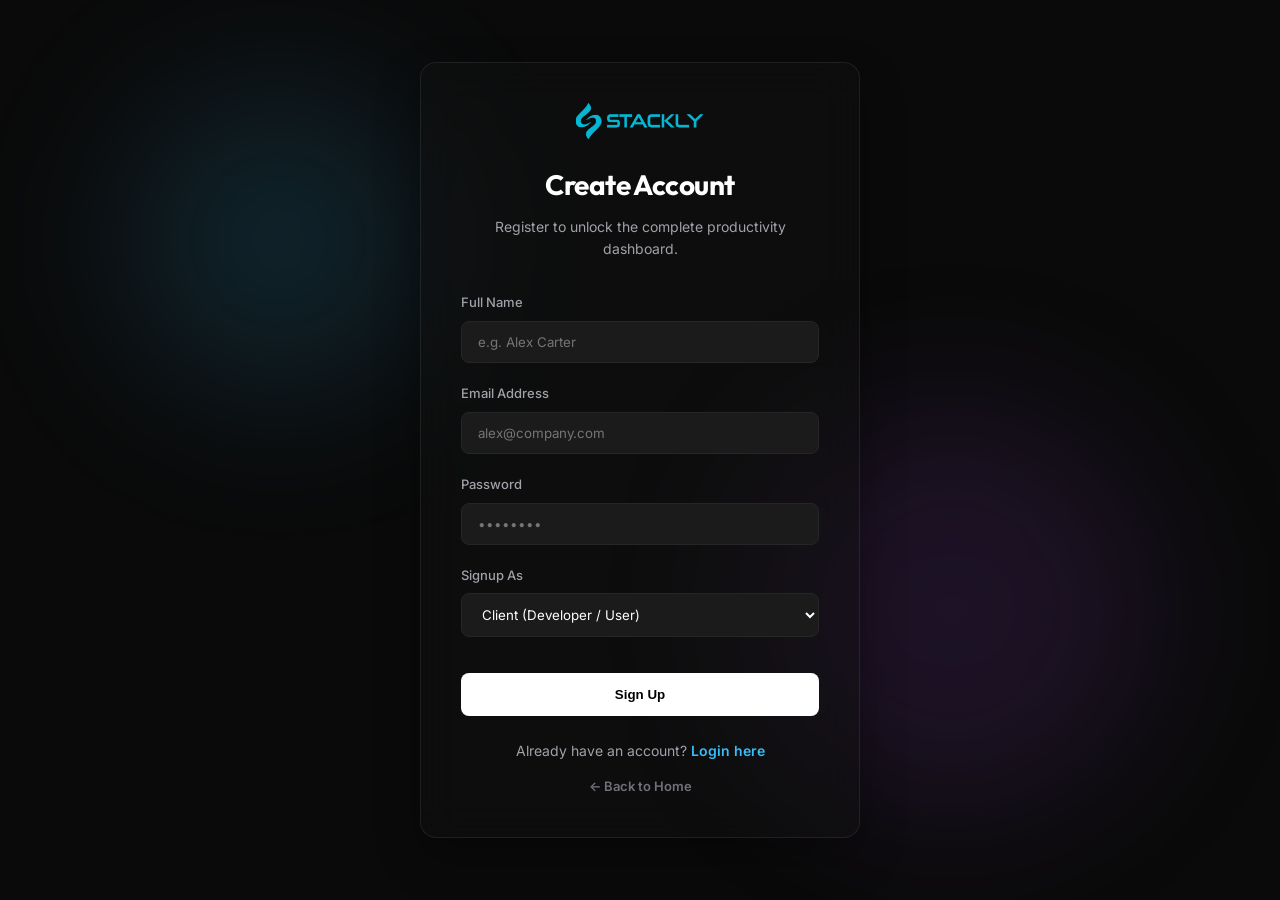
<file: signup.html>
<!DOCTYPE html>
<html lang="en" data-theme="dark">
<head>
    <meta charset="UTF-8">
    <meta name="viewport" content="width=device-width, initial-scale=1.0">
    <title>Sign Up - AI Assistant Portal</title>
    <meta name="description" content="Create your account to access the AI Productivity Suite.">
    
    <!-- Google Fonts -->
    <link rel="preconnect" href="https://fonts.googleapis.com">
    <link rel="preconnect" href="https://fonts.gstatic.com" crossorigin>
    <link href="https://fonts.googleapis.com/css2?family=Inter:wght@400;500;600;700&family=Outfit:wght@600;700;800&display=swap" rel="stylesheet">
    
    <!-- Stylesheets -->
    <link rel="stylesheet" href="styles.css">
</head>
<body class="auth-page">
    <!-- Shifting backdrop shapes -->
    <div class="auth-bg-shapes">
        <div class="auth-shape shape-1"></div>
        <div class="auth-shape shape-2"></div>
    </div>
    
    <div class="glass-form-card">
        <div style="display: flex; justify-content: center; margin-bottom: 24px;">
            <img src="assets/logo (10).webp" alt="AI Assistant Brand Logo" style="height: 36px; width: auto;">
        </div>
        
        <h2 class="form-title">Create Account</h2>
        <p class="form-subtitle">Register to unlock the complete productivity dashboard.</p>
        
        <!-- Auth Error Banner -->
        <div class="auth-error" id="auth-error-msg"></div>
        
        <form id="signup-form">
            <div class="form-group">
                <label for="fullName" class="form-label">Full Name</label>
                <input type="text" id="fullName" class="form-input" placeholder="e.g. Alex Carter" required>
            </div>
            
            <div class="form-group">
                <label for="email" class="form-label">Email Address</label>
                <input type="email" id="email" class="form-input" placeholder="alex@company.com" required>
            </div>
            
            <div class="form-group">
                <label for="password" class="form-label">Password</label>
                <input type="password" id="password" class="form-input" placeholder="••••••••" required>
            </div>
            
            <div class="form-group">
                <label for="loginAs" class="form-label">Signup As</label>
                <select id="loginAs" class="form-input" style="cursor: pointer;" required>
                    <option value="Client">Client (Developer / User)</option>
                    <option value="Admin">Admin (Organization Lead)</option>
                </select>
            </div>
            
            <button type="submit" class="auth-btn" style="margin-top: 16px;">Sign Up</button>
        </form>
        
        <div class="auth-redirect">
            Already have an account? <a href="login.html">Login here</a>
        </div>
        <div class="auth-redirect" style="margin-top: 12px; text-align: center;">
            <a href="index.html" class="back-home-link" style="color: var(--text-muted); font-size: 13px; text-decoration: none;">← Back to Home</a>
        </div>
    </div>
    
    <!-- Scripts -->
    <script src="script.js"></script>
</body>
</html>
</file>
<file: styles.css>
/* CSS Design System for Stackly Clone */

/* Theme Variables */
:root {
    /* Transitions */
    --transition-fast: 0.15s ease;
    --transition-normal: 0.25s cubic-bezier(0.4, 0, 0.2, 1);
    
    /* Layout */
    --max-width: 1200px;
    --header-height: 64px;
    
    /* Fonts */
    --font-sans: 'Inter', -apple-system, BlinkMacSystemFont, "Segoe UI", Roboto, Helvetica, Arial, sans-serif;
    --font-heading: 'Outfit', var(--font-sans);
    --font-mono: 'Fira Code', SFMono-Regular, Consolas, "Liberation Mono", Menlo, monospace;
}

/* Dark Mode (Default) */
html[data-theme="dark"] {
    --bg-page: #0a0a0a;
    --bg-header: rgba(10, 10, 10, 0.7);
    --bg-card: #131313;
    --bg-card-hover: #1c1c1c;
    --bg-panel: #141414;
    --bg-input: #1b1b1b;
    --border-color: #262626;
    --border-glow: rgba(255, 255, 255, 0.08);
    --text-primary: #ffffff;
    --text-secondary: #a1a1aa;
    --text-muted: #71717a;
    --primary-color: #ffffff;
    --primary-text-color: #000000;
    --secondary-color: #27272a;
    --secondary-text-color: #f4f4f5;
    --accent-color: #38bdf8;
    --accent-glow: rgba(56, 189, 248, 0.15);
    --ide-bg: #0d0d0d;
    --ide-chrome: #161616;
    --ide-border: #222222;
}

/* Light Mode */
html[data-theme="light"] {
    --bg-page: #f7f7f4;
    --bg-header: rgba(247, 247, 244, 0.7);
    --bg-card: #ffffff;
    --bg-card-hover: #f1f1ef;
    --bg-panel: #eaeaea;
    --bg-input: #ffffff;
    --border-color: #e4e4e0;
    --border-glow: rgba(0, 0, 0, 0.04);
    --text-primary: #1c1917;
    --text-secondary: #57534e;
    --text-muted: #878580;
    --primary-color: #1c1917;
    --primary-text-color: #ffffff;
    --secondary-color: #e7e5e4;
    --secondary-text-color: #1c1917;
    --accent-color: #0284c7;
    --accent-glow: rgba(2, 132, 199, 0.1);
    --ide-bg: #fdfdfc;
    --ide-chrome: #f0f0ed;
    --ide-border: #e2e2de;
}

/* Base Styles */
* {
    box-sizing: border-box;
    margin: 0;
    padding: 0;
}

html {
    scroll-behavior: smooth;
    max-width: 100%;
    overflow-x: hidden;
}

body {
    background-color: var(--bg-page);
    color: var(--text-primary);
    font-family: var(--font-sans);
    line-height: 1.6;
    font-size: 16px;
    transition: background-color var(--transition-normal), color var(--transition-normal);
    -webkit-font-smoothing: antialiased;
    max-width: 100%;
    overflow-x: hidden;
}

h1, h2, h3, h4, h5, h6 {
    font-family: var(--font-heading);
    font-weight: 600;
    letter-spacing: -0.02em;
    color: var(--text-primary);
}

a {
    color: inherit;
    text-decoration: none;
    transition: color var(--transition-fast);
}

/* Container Layout */
.container {
    width: 100%;
    max-width: var(--max-width);
    margin: 0 auto;
    padding: 0 24px;
}

/* Sticky Navigation Header */
.site-header {
    position: fixed;
    top: 0;
    left: 0;
    width: 100%;
    height: var(--header-height);
    background-color: var(--bg-header);
    backdrop-filter: blur(12px);
    -webkit-backdrop-filter: blur(12px);
    border-bottom: 1px solid var(--border-color);
    z-index: 100;
    transition: background-color var(--transition-normal), border-color var(--transition-normal);
}

.nav-container {
    max-width: var(--max-width);
    height: 100%;
    margin: 0 auto;
    padding: 0 24px;
    display: flex;
    align-items: center;
    justify-content: space-between;
}

.brand-logo {
    display: flex;
    align-items: center;
    color: var(--text-primary);
}

.logo-icon {
    height: 20px;
    width: auto;
}

/* Dropdown Menus */
.main-navigation {
    display: flex;
    align-items: center;
}

.nav-list {
    display: flex;
    list-style: none;
    gap: 8px;
}

.nav-item {
    position: relative;
}

.nav-link, .nav-btn-link {
    display: flex;
    align-items: center;
    gap: 4px;
    padding: 8px 16px;
    font-size: 14px;
    font-weight: 500;
    color: var(--text-secondary);
    background: none;
    border: none;
    cursor: pointer;
    border-radius: 6px;
    font-family: inherit;
    transition: color var(--transition-fast), background-color var(--transition-fast);
}

.nav-link:hover, .nav-btn-link:hover {
    color: var(--text-primary);
    background-color: var(--bg-card-hover);
}

.caret-icon {
    font-size: 10px;
    opacity: 0.7;
    margin-left: 2px;
}

/* Hover-based Dropdown Menu */
.dropdown-menu {
    position: absolute;
    top: calc(100% + 4px);
    left: 0;
    min-width: 180px;
    background-color: var(--bg-card);
    border: 1px solid var(--border-color);
    border-radius: 8px;
    padding: 6px;
    opacity: 0;
    visibility: hidden;
    transform: translateY(8px);
    transition: opacity var(--transition-fast), transform var(--transition-fast), visibility var(--transition-fast);
    box-shadow: 0 10px 25px -5px rgba(0, 0, 0, 0.1), 0 8px 10px -6px rgba(0, 0, 0, 0.1);
    z-index: 110;
}

.nav-item:hover .dropdown-menu,
.nav-item:focus-within .dropdown-menu {
    opacity: 1;
    visibility: visible;
    transform: translateY(0);
}

.dropdown-link {
    display: block;
    padding: 8px 12px;
    font-size: 14px;
    color: var(--text-secondary);
    border-radius: 4px;
    transition: background-color var(--transition-fast), color var(--transition-fast);
}

.dropdown-link:hover {
    background-color: var(--bg-card-hover);
    color: var(--text-primary);
}

/* Header Actions buttons */
.header-actions {
    display: flex;
    align-items: center;
    gap: 12px;
}

.btn-signin {
    font-size: 14px;
    font-weight: 500;
    color: var(--text-secondary);
    padding: 8px 12px;
    transition: color var(--transition-fast);
}

.btn-signin:hover {
    color: var(--text-primary);
}

.btn-contact-sales {
    font-size: 14px;
    font-weight: 500;
    color: var(--text-secondary);
    padding: 8px 16px;
    border: 1px solid var(--border-color);
    border-radius: 6px;
    transition: background-color var(--transition-fast), color var(--transition-fast);
}

.btn-contact-sales:hover {
    background-color: var(--bg-card-hover);
    color: var(--text-primary);
}

.btn-download-main {
    font-size: 14px;
    font-weight: 500;
    background-color: var(--primary-color);
    color: var(--primary-text-color);
    padding: 8px 16px;
    border-radius: 6px;
    transition: opacity var(--transition-fast);
}

.btn-download-main:hover {
    opacity: 0.9;
}

/* Mobile Toggle menu button */
.mobile-menu-toggle {
    display: none;
    background: none;
    border: none;
    color: var(--text-primary);
    cursor: pointer;
    padding: 4px;
}

.mobile-menu-toggle svg {
    width: 24px;
    height: 24px;
}

.hidden {
    display: none !important;
}

/* Hero Section */
.hero-section {
    padding-top: 140px;
    padding-bottom: 60px;
    text-align: center;
}

.hero-container {
    max-width: 800px;
    margin: 0 auto;
    padding: 0 24px;
}

.hero-heading {
    font-size: 3.5rem;
    line-height: 1.15;
    font-weight: 700;
    margin-bottom: 24px;
    letter-spacing: -0.03em;
    background: linear-gradient(135deg, var(--text-primary) 50%, var(--text-muted));
    -webkit-background-clip: text;
    -webkit-text-fill-color: transparent;
}

.hero-ctas {
    display: flex;
    justify-content: center;
    gap: 16px;
    margin-top: 32px;
}

.btn-hero-primary {
    display: inline-flex;
    align-items: center;
    gap: 8px;
    background-color: var(--primary-color);
    color: var(--primary-text-color);
    padding: 14px 28px;
    border-radius: 8px;
    font-size: 16px;
    font-weight: 600;
    transition: opacity var(--transition-fast), transform var(--transition-fast);
}

.btn-hero-primary:hover {
    opacity: 0.9;
    transform: translateY(-1px);
}

.btn-hero-secondary {
    display: inline-flex;
    align-items: center;
    gap: 8px;
    background-color: var(--secondary-color);
    color: var(--secondary-text-color);
    border: 1px solid var(--border-color);
    padding: 14px 28px;
    border-radius: 8px;
    font-size: 16px;
    font-weight: 600;
    transition: background-color var(--transition-fast), transform var(--transition-fast);
}

.btn-hero-secondary:hover {
    background-color: var(--bg-card-hover);
    transform: translateY(-1px);
}

.btn-icon {
    font-weight: 700;
}

/* Interactive IDE Section */
.ide-demo-section {
    padding: 40px 0 80px;
}

.ide-demo-container {
    max-width: 1040px;
    margin: 0 auto;
    padding: 0 24px;
}

.ide-frame {
    background-color: var(--ide-bg);
    border: 1px solid var(--ide-border);
    border-radius: 12px;
    overflow: hidden;
    box-shadow: 0 20px 50px rgba(0, 0, 0, 0.15), 0 0 0 1px var(--border-glow);
    display: flex;
    flex-direction: column;
    height: 600px;
    transition: background-color var(--transition-normal), border-color var(--transition-normal);
}

.ide-titlebar {
    background-color: var(--ide-chrome);
    height: 40px;
    display: flex;
    align-items: center;
    justify-content: space-between;
    padding: 0 16px;
    border-bottom: 1px solid var(--ide-border);
}

.window-controls {
    display: flex;
    gap: 6px;
}

.window-controls .dot {
    width: 10px;
    height: 10px;
    border-radius: 50%;
    display: inline-block;
}

.dot.red { background-color: #ff5f56; }
.dot.yellow { background-color: #ffbd2e; }
.dot.green { background-color: #27c93f; }

.tabs-container {
    display: flex;
    height: 100%;
}

.ide-tab {
    background: none;
    border: none;
    font-family: var(--font-sans);
    font-size: 13px;
    color: var(--text-secondary);
    padding: 0 20px;
    height: 100%;
    cursor: pointer;
    border-bottom: 2px solid transparent;
    transition: color var(--transition-fast), border-color var(--transition-fast);
}

.ide-tab.active {
    color: var(--text-primary);
    font-weight: 500;
    border-bottom-color: var(--accent-color);
}

.ide-status-pill {
    display: flex;
    align-items: center;
    gap: 6px;
    font-size: 12px;
    color: var(--text-muted);
    font-weight: 500;
}

.pulse-indicator {
    width: 6px;
    height: 6px;
    border-radius: 50%;
    background-color: #10b981;
    display: inline-block;
    animation: pulse 2s infinite;
}

@keyframes pulse {
    0% { transform: scale(0.95); box-shadow: 0 0 0 0 rgba(16, 185, 129, 0.7); }
    70% { transform: scale(1); box-shadow: 0 0 0 4px rgba(16, 185, 129, 0); }
    100% { transform: scale(0.95); box-shadow: 0 0 0 0 rgba(16, 185, 129, 0); }
}

.ide-body {
    flex: 1;
    position: relative;
    overflow: hidden;
}

.ide-pane {
    position: absolute;
    top: 0;
    left: 0;
    width: 100%;
    height: 100%;
    opacity: 0;
    visibility: hidden;
    transition: opacity var(--transition-fast), visibility var(--transition-fast);
}

.ide-pane.active {
    opacity: 1;
    visibility: visible;
}

/* Workspace Layout */
.workspace-layout {
    display: grid;
    grid-template-columns: 200px 1fr 240px;
    height: 100%;
}

.ide-sidebar {
    background-color: var(--ide-chrome);
    border-right: 1px solid var(--ide-border);
    display: flex;
    flex-direction: column;
    padding: 12px 0;
    overflow-y: auto;
}

.sidebar-section {
    margin-bottom: 20px;
}

.sidebar-title {
    font-family: var(--font-heading);
    font-size: 11px;
    text-transform: uppercase;
    letter-spacing: 0.05em;
    color: var(--text-muted);
    padding: 0 16px 8px;
    font-weight: 600;
}

.task-rows {
    display: flex;
    flex-direction: column;
}

.task-row {
    display: flex;
    align-items: center;
    gap: 10px;
    padding: 8px 16px;
    cursor: pointer;
    transition: background-color var(--transition-fast);
}

.task-row:hover {
    background-color: var(--bg-card-hover);
}

.task-row.active {
    background-color: var(--accent-glow);
    border-left: 2px solid var(--accent-color);
}

.task-icon {
    display: flex;
    align-items: center;
    color: var(--accent-color);
}

.task-name {
    font-size: 13px;
    font-weight: 500;
    color: var(--text-primary);
    white-space: nowrap;
    overflow: hidden;
    text-overflow: ellipsis;
}

.task-status {
    font-size: 11px;
    color: var(--text-muted);
}

.file-list {
    list-style: none;
}

.file-item {
    font-size: 13px;
    color: var(--text-secondary);
    padding: 6px 20px;
    cursor: pointer;
    transition: background-color var(--transition-fast), color var(--transition-fast);
}

.file-item:hover {
    background-color: var(--bg-card-hover);
    color: var(--text-primary);
}

.file-item.selected {
    color: var(--text-primary);
    font-weight: 500;
    background-color: var(--bg-card-hover);
}

/* Editor Area styling */
.ide-editor-area {
    display: flex;
    flex-direction: column;
    background-color: var(--ide-bg);
    height: 100%;
    position: relative;
}

.editor-header {
    height: 36px;
    border-bottom: 1px solid var(--ide-border);
    display: flex;
    align-items: center;
    justify-content: space-between;
    padding: 0 16px;
}

.active-tab-file {
    font-size: 13px;
    font-weight: 500;
    color: var(--text-primary);
}

.editor-mode-badge {
    font-size: 11px;
    color: var(--accent-color);
    background-color: var(--accent-glow);
    padding: 2px 8px;
    border-radius: 4px;
    font-weight: 500;
}

.editor-window {
    flex: 1;
    display: flex;
    padding: 16px 0;
    font-family: var(--font-mono);
    font-size: 13px;
    overflow-y: auto;
}

.line-numbers {
    width: 44px;
    text-align: right;
    padding-right: 12px;
    color: var(--text-muted);
    user-select: none;
    line-height: 20px;
}

.code-output {
    flex: 1;
    white-space: pre-wrap;
    line-height: 20px;
    color: var(--text-primary);
}

/* Code Highlighting */
.code-comment { color: #57534e; font-style: italic; }
.code-tag { color: #f43f5e; }
.code-attr { color: #f97316; }
.code-str { color: #10b981; }
.code-div { color: #f43f5e; }

/* Interactive panel */
.editor-interactive-panel {
    border-top: 1px solid var(--ide-border);
    background-color: var(--ide-chrome);
    padding: 12px 16px;
}

.suggestions-row {
    display: flex;
    align-items: center;
    gap: 8px;
    margin-bottom: 10px;
    flex-wrap: wrap;
}

.suggest-label {
    font-size: 12px;
    color: var(--text-muted);
}

.suggest-btn {
    background-color: var(--bg-card);
    border: 1px solid var(--border-color);
    color: var(--text-secondary);
    font-size: 12px;
    padding: 4px 10px;
    border-radius: 4px;
    cursor: pointer;
    font-family: inherit;
    transition: background-color var(--transition-fast), color var(--transition-fast);
}

.suggest-btn:hover {
    background-color: var(--bg-card-hover);
    color: var(--text-primary);
}

.prompt-input-wrapper {
    background-color: var(--bg-input);
    border: 1px solid var(--border-color);
    border-radius: 8px;
    padding: 8px;
    display: flex;
    flex-direction: column;
    gap: 8px;
    transition: border-color var(--transition-fast);
}

.prompt-input-wrapper:focus-within {
    border-color: var(--accent-color);
}

.prompt-textarea {
    background: none;
    border: none;
    outline: none;
    color: var(--text-primary);
    font-family: inherit;
    font-size: 13px;
    resize: none;
    height: 48px;
}

.prompt-controls {
    display: flex;
    align-items: center;
    justify-content: space-between;
}

.model-select {
    display: flex;
    align-items: center;
    gap: 6px;
    font-size: 11px;
}

.model-badge {
    background-color: var(--border-color);
    color: var(--text-secondary);
    padding: 2px 6px;
    border-radius: 4px;
}

.model-name {
    color: var(--text-muted);
}

.prompt-submit-btn {
    background-color: var(--primary-color);
    color: var(--primary-text-color);
    border: none;
    padding: 6px 12px;
    font-size: 12px;
    font-weight: 500;
    border-radius: 4px;
    cursor: pointer;
    font-family: inherit;
    transition: opacity var(--transition-fast);
}

.prompt-submit-btn:hover {
    opacity: 0.9;
}

/* Side Terminal Panel */
.ide-terminal-panel {
    background-color: var(--ide-chrome);
    border-left: 1px solid var(--ide-border);
    display: flex;
    flex-direction: column;
}

.panel-header {
    height: 36px;
    border-bottom: 1px solid var(--ide-border);
    display: flex;
}

.panel-tab {
    display: flex;
    align-items: center;
    justify-content: center;
    padding: 0 16px;
    font-size: 12px;
    color: var(--text-secondary);
    cursor: pointer;
    border-bottom: 1px solid transparent;
}

.panel-tab.active {
    color: var(--text-primary);
    font-weight: 500;
    border-bottom-color: var(--accent-color);
}

.terminal-body {
    flex: 1;
    padding: 16px;
    font-family: var(--font-mono);
    font-size: 12px;
    color: var(--text-secondary);
    overflow-y: auto;
    line-height: 1.5;
}

.term-line {
    margin-bottom: 6px;
}

.term-line.system {
    color: var(--text-muted);
}

.term-line.success {
    color: #10b981;
}

.term-line.error {
    color: #f43f5e;
}

/* CLI simulation styling */
.cli-workspace {
    display: flex;
    flex-direction: column;
    height: 100%;
}

.cli-header {
    height: 36px;
    background-color: var(--ide-chrome);
    border-bottom: 1px solid var(--ide-border);
    display: flex;
    align-items: center;
    padding: 0 16px;
}

.cli-title {
    font-size: 12px;
    color: var(--text-secondary);
    font-family: var(--font-mono);
}

.cli-body {
    flex: 1;
    background-color: #000000;
    color: #ffffff;
    font-family: var(--font-mono);
    font-size: 13px;
    padding: 20px;
    overflow-y: auto;
}

.cli-line {
    margin-bottom: 4px;
    line-height: 1.5;
}

.cli-line.success { color: #10b981; }
.cli-line.info { color: #38bdf8; }
.cli-line.warning { color: #f59e0b; }

/* Features Overview Section */
.features-overview {
    padding: 80px 0;
    border-top: 1px solid var(--border-color);
}

.section-container {
    display: flex;
    flex-direction: column;
    gap: 48px;
}

.feature-headline-block {
    max-width: 680px;
}

.badge-accent {
    display: inline-block;
    color: var(--accent-color);
    background-color: var(--accent-glow);
    font-size: 12px;
    font-weight: 600;
    text-transform: uppercase;
    letter-spacing: 0.05em;
    padding: 4px 10px;
    border-radius: 100px;
    margin-bottom: 16px;
}

.section-title {
    font-size: 2.5rem;
    font-weight: 700;
    line-height: 1.15;
    margin-bottom: 16px;
}

.section-title-sm {
    font-size: 2rem;
    font-weight: 700;
    line-height: 1.2;
    margin-bottom: 16px;
}

.section-subtitle {
    font-size: 1.15rem;
    color: var(--text-secondary);
    margin-bottom: 20px;
}

.link-arrow {
    display: inline-flex;
    align-items: center;
    gap: 6px;
    font-weight: 500;
    color: var(--text-primary);
}

.link-arrow .arrow {
    transition: transform var(--transition-fast);
}

.link-arrow:hover .arrow {
    transform: translateX(4px);
}

/* Feature grid cards layout */
.feature-grid {
    display: grid;
    grid-template-columns: repeat(2, 1fr);
    gap: 24px;
}

.glass-panel {
    background-color: var(--bg-card);
    border: 1px solid var(--border-color);
    border-radius: 12px;
    overflow: hidden;
    transition: background-color var(--transition-normal), border-color var(--transition-normal), transform var(--transition-fast);
}

.glass-panel:hover {
    background-color: var(--bg-card-hover);
    transform: translateY(-2px);
}

.card-image-box {
    height: 240px;
    background-color: var(--bg-panel);
    overflow: hidden;
    position: relative;
    border-bottom: 1px solid var(--border-color);
}

.card-img {
    width: 100%;
    height: 100%;
    object-cover: cover;
    object-position: center;
    transition: transform var(--transition-normal);
}

.feature-card:hover .card-img {
    transform: scale(1.03);
}

.card-content {
    padding: 32px;
}

.card-title {
    font-size: 1.35rem;
    font-weight: 600;
    margin-bottom: 12px;
}

.card-text {
    font-size: 15px;
    color: var(--text-secondary);
    margin-bottom: 20px;
}

.card-link {
    display: inline-block;
    font-size: 14px;
    font-weight: 500;
    color: var(--text-primary);
}

/* Automations Section */
.automations-section {
    padding: 80px 0;
    background: radial-gradient(circle at 80% 50%, var(--accent-glow) 0%, transparent 60%);
    border-top: 1px solid var(--border-color);
}

.automations-layout {
    display: grid;
    grid-template-columns: 1fr 1fr;
    gap: 48px;
    align-items: center;
}

.section-paragraph {
    font-size: 1.05rem;
    color: var(--text-secondary);
    margin-bottom: 24px;
}

.check-list {
    list-style: none;
    margin-bottom: 28px;
}

.check-list li {
    display: flex;
    align-items: center;
    gap: 10px;
    font-size: 15px;
    margin-bottom: 10px;
    color: var(--text-secondary);
}

.check-mark {
    color: var(--accent-color);
    font-weight: bold;
}

.btn-link-pill {
    display: inline-block;
    padding: 10px 20px;
    background-color: var(--bg-card);
    border: 1px solid var(--border-color);
    border-radius: 100px;
    font-size: 14px;
    font-weight: 500;
    transition: background-color var(--transition-fast);
}

.btn-link-pill:hover {
    background-color: var(--bg-card-hover);
}

/* Mockup automation card */
.automations-mockup-container {
    display: flex;
    justify-content: center;
}

.automations-card {
    background-color: #0c0b0a;
    border: 1px solid #1f1d1b;
    border-radius: 10px;
    width: 100%;
    max-width: 440px;
    overflow: hidden;
    box-shadow: 0 10px 30px rgba(0, 0, 0, 0.2);
}

.mockup-header {
    height: 36px;
    background-color: #141311;
    border-bottom: 1px solid #1f1d1b;
    display: flex;
    align-items: center;
    justify-content: space-between;
    padding: 0 16px;
}

.mockup-title {
    font-size: 12px;
    font-family: var(--font-mono);
    color: #a1a1aa;
}

.badge-active {
    font-size: 11px;
    background-color: rgba(16, 185, 129, 0.15);
    color: #10b981;
    padding: 2px 8px;
    border-radius: 4px;
    font-weight: 500;
}

.mockup-code {
    padding: 20px;
    font-family: var(--font-mono);
    font-size: 13px;
    color: #f4f4f5;
    line-height: 1.6;
    overflow-x: auto;
}

.json-key { color: #f43f5e; }
.json-str { color: #10b981; }
.json-bool { color: #38bdf8; }
.json-comment { color: #71717a; font-style: italic; }

.mockup-footer-action {
    padding: 12px 20px;
    background-color: #141311;
    border-top: 1px solid #1f1d1b;
    font-size: 12px;
}

.log-status.success {
    color: #10b981;
}

/* Testimonials section */
.testimonials-section {
    padding: 80px 0;
    border-top: 1px solid var(--border-color);
}

.testimonials-heading {
    text-align: center;
    font-size: 1.75rem;
    margin-bottom: 40px;
    color: var(--text-primary);
}

.testimonials-grid {
    display: grid;
    grid-template-columns: repeat(3, 1fr);
    gap: 24px;
}

.testimonial-card {
    background-color: var(--bg-card);
    border: 1px solid var(--border-color);
    padding: 32px;
    border-radius: 12px;
    display: flex;
    flex-direction: column;
    justify-content: space-between;
    transition: background-color var(--transition-normal);
}

.quote-text {
    font-size: 15px;
    color: var(--text-secondary);
    font-style: italic;
    margin-bottom: 24px;
    line-height: 1.6;
}

.quote-author {
    display: flex;
    flex-direction: column;
    font-style: normal;
}

.author-name {
    font-weight: 600;
    font-size: 14px;
    color: var(--text-primary);
}

.author-title {
    font-size: 12px;
    color: var(--text-muted);
}

/* Stay on Frontier section */
.frontier-section {
    padding: 80px 0;
    background-color: var(--bg-card);
    border-top: 1px solid var(--border-color);
}

.frontier-intro {
    max-width: 600px;
    margin: 0 auto 48px;
}

.frontier-grid {
    display: grid;
    grid-template-columns: repeat(3, 1fr);
    gap: 24px;
}

.frontier-card {
    border: 1px solid var(--border-color);
    padding: 32px;
    border-radius: 12px;
    background-color: var(--bg-page);
    transition: transform var(--transition-fast);
}

.frontier-card:hover {
    transform: translateY(-2px);
}

.frontier-icon {
    font-size: 28px;
    margin-bottom: 16px;
}

.frontier-card-title {
    font-size: 1.25rem;
    font-weight: 600;
    margin-bottom: 12px;
}

.frontier-card-desc {
    font-size: 14px;
    color: var(--text-secondary);
    margin-bottom: 20px;
}

.frontier-link {
    font-size: 13px;
    font-weight: 500;
    color: var(--text-primary);
}

/* Pricing Section */
.pricing-section {
    padding: 80px 0;
    border-top: 1px solid var(--border-color);
}

.pricing-header {
    max-width: 600px;
    margin: 0 auto 48px;
    text-align: center;
}

.pricing-grid {
    display: grid;
    grid-template-columns: repeat(3, 1fr);
    gap: 24px;
    align-items: stretch;
}

.pricing-card {
    padding: 40px 32px;
    display: flex;
    flex-direction: column;
    justify-content: space-between;
    position: relative;
}

.pricing-card.popular {
    border-color: var(--accent-color);
    box-shadow: 0 10px 30px var(--accent-glow);
}

.popular-badge {
    position: absolute;
    top: 16px;
    right: 16px;
    background-color: var(--accent-color);
    color: var(--primary-text-color);
    font-size: 11px;
    font-weight: 600;
    text-transform: uppercase;
    padding: 2px 10px;
    border-radius: 100px;
}

.pricing-card-header {
    margin-bottom: 28px;
}

.plan-name {
    font-size: 1.5rem;
    font-weight: 600;
    margin-bottom: 8px;
}

.plan-desc {
    font-size: 13px;
    color: var(--text-secondary);
    margin-bottom: 20px;
}

.plan-price {
    display: flex;
    align-items: baseline;
}

.price-val {
    font-size: 2.5rem;
    font-weight: 700;
    color: var(--text-primary);
}

.price-freq {
    font-size: 14px;
    color: var(--text-muted);
    margin-left: 4px;
}

.plan-features {
    list-style: none;
    margin-bottom: 32px;
}

.plan-features li {
    font-size: 14px;
    color: var(--text-secondary);
    margin-bottom: 12px;
    display: flex;
    align-items: center;
    gap: 8px;
}

.feat-check {
    color: var(--accent-color);
    font-weight: bold;
}

.btn-plan-action {
    display: block;
    text-align: center;
    padding: 12px 20px;
    border: 1px solid var(--border-color);
    border-radius: 6px;
    font-size: 14px;
    font-weight: 600;
    background-color: var(--bg-card);
    transition: background-color var(--transition-fast), border-color var(--transition-fast);
}

.btn-plan-action:hover {
    background-color: var(--bg-card-hover);
    border-color: var(--text-secondary);
}

.btn-plan-action.primary {
    background-color: var(--primary-color);
    color: var(--primary-text-color);
    border: none;
    transition: opacity var(--transition-fast);
}

.btn-plan-action.primary:hover {
    opacity: 0.9;
}

/* Changelog update logs */
.changelog-section {
    padding: 80px 0;
    border-top: 1px solid var(--border-color);
}

.changelog-header-row {
    display: flex;
    align-items: flex-end;
    justify-content: space-between;
    margin-bottom: 40px;
}

.section-paragraph-muted {
    font-size: 1rem;
    color: var(--text-muted);
}

.btn-secondary-link {
    font-size: 14px;
    font-weight: 500;
    color: var(--text-secondary);
}

.btn-secondary-link:hover {
    color: var(--text-primary);
}

.changelog-list {
    display: flex;
    flex-direction: column;
    gap: 32px;
}

.changelog-item {
    display: grid;
    grid-template-columns: 200px 1fr;
    gap: 24px;
    padding-bottom: 32px;
    border-bottom: 1px solid var(--border-color);
}

.changelog-item:last-child {
    border-bottom: none;
    padding-bottom: 0;
}

.changelog-meta {
    display: flex;
    flex-direction: column;
    gap: 4px;
}

.changelog-date {
    font-size: 14px;
    color: var(--text-secondary);
}

.changelog-ver {
    font-family: var(--font-mono);
    font-size: 12px;
    color: var(--text-muted);
}

.changelog-title {
    font-size: 1.15rem;
    font-weight: 600;
    margin-bottom: 8px;
}

.changelog-desc {
    font-size: 14px;
    color: var(--text-secondary);
}

/* Blog grid styling */
.blog-section {
    padding: 80px 0;
    border-top: 1px solid var(--border-color);
}

.blog-header-row {
    display: flex;
    align-items: flex-end;
    justify-content: space-between;
    margin-bottom: 40px;
}

.blog-grid {
    display: grid;
    grid-template-columns: repeat(3, 1fr);
    gap: 24px;
}

.blog-card {
    background-color: var(--bg-card);
    border: 1px solid var(--border-color);
    padding: 32px;
    border-radius: 12px;
    display: flex;
    flex-direction: column;
    justify-content: space-between;
    transition: transform var(--transition-fast), background-color var(--transition-normal);
}

.blog-card:hover {
    transform: translateY(-2px);
    background-color: var(--bg-card-hover);
}

.blog-card-meta {
    display: flex;
    justify-content: space-between;
    font-size: 11px;
    font-weight: 600;
    margin-bottom: 16px;
}

.blog-tag {
    color: var(--accent-color);
    text-transform: uppercase;
    letter-spacing: 0.05em;
}

.blog-readtime {
    color: var(--text-muted);
}

.blog-card-title {
    font-size: 1.2rem;
    font-weight: 600;
    line-height: 1.35;
    margin-bottom: 12px;
}

.blog-card-preview {
    font-size: 13.5px;
    color: var(--text-secondary);
    margin-bottom: 24px;
}

.blog-card-footer {
    display: flex;
    justify-content: space-between;
    font-size: 12px;
    color: var(--text-muted);
    border-top: 1px solid var(--border-color);
    padding-top: 16px;
}

/* Final CTA Section styling */
.final-cta-section {
    padding: 100px 0;
    background-color: var(--bg-card);
    border-top: 1px solid var(--border-color);
}

.cta-title {
    font-size: 3rem;
    font-weight: 700;
    margin-bottom: 16px;
}

.cta-subtitle {
    font-size: 1.15rem;
    color: var(--text-secondary);
    margin-bottom: 32px;
}

.cta-buttons {
    display: flex;
    justify-content: center;
    margin-bottom: 16px;
}

.cta-small-text {
    font-size: 13px;
    color: var(--text-muted);
}

/* Footer styling */
.site-footer {
    background-color: var(--bg-page);
    border-top: 1px solid var(--border-color);
    padding: 80px 0 40px;
    transition: background-color var(--transition-normal);
}

.footer-grid {
    display: grid;
    grid-template-columns: repeat(4, 1fr);
    gap: 48px;
    padding-bottom: 60px;
}

.footer-col-title {
    font-size: 12px;
    text-transform: uppercase;
    letter-spacing: 0.05em;
    color: var(--text-muted);
    margin-bottom: 16px;
    font-weight: 600;
}

.footer-links-list {
    list-style: none;
}

.footer-links-list li {
    margin-bottom: 10px;
}

.footer-links-list a {
    font-size: 14px;
    color: var(--text-secondary);
}

.footer-links-list a:hover {
    color: var(--text-primary);
}

.footer-bottom {
    display: flex;
    justify-content: space-between;
    align-items: center;
    border-top: 1px solid var(--border-color);
    padding-top: 32px;
}

.footer-bottom-left {
    display: flex;
    align-items: center;
    gap: 20px;
    font-size: 13px;
    color: var(--text-muted);
}

.legal-link:hover {
    color: var(--text-secondary);
}

.badge-soc {
    font-size: 11px;
    background-color: var(--border-color);
    color: var(--text-secondary);
    padding: 2px 8px;
    border-radius: 4px;
}

.footer-bottom-right {
    display: flex;
    align-items: center;
    gap: 16px;
}

/* Theme Switcher */
.theme-switcher {
    display: flex;
    background-color: var(--bg-card);
    border: 1px solid var(--border-color);
    border-radius: 6px;
    padding: 3px;
}

.theme-switch-btn {
    background: none;
    border: none;
    width: 28px;
    height: 28px;
    border-radius: 4px;
    display: flex;
    align-items: center;
    justify-content: center;
    cursor: pointer;
    font-size: 12px;
    opacity: 0.6;
    transition: opacity var(--transition-fast), background-color var(--transition-fast);
}

.theme-switch-btn:hover {
    opacity: 1;
}

.theme-switch-btn.active {
    background-color: var(--bg-card-hover);
    opacity: 1;
}

/* Language Picker */
.language-picker {
    display: flex;
    align-items: center;
    gap: 4px;
    background-color: var(--bg-card);
    border: 1px solid var(--border-color);
    padding: 4px 10px;
    border-radius: 6px;
}

.globe-icon {
    font-size: 12px;
}

.lang-select {
    background: none;
    border: none;
    font-family: inherit;
    font-size: 13px;
    color: var(--text-secondary);
    cursor: pointer;
    outline: none;
}

/* --- AI Assistant Extension Design System --- */

/* Brand & Logo Sizing */
.logo-img {
    height: 32px;
    width: auto;
    object-fit: contain;
    display: block;
}

.footer-brand-col {
    display: flex;
    flex-direction: column;
    gap: 12px;
    grid-column: span 1;
}

.footer-logo-img {
    height: 40px;
    width: auto;
    object-fit: contain;
}

.footer-brand-desc {
    font-size: 13px;
    color: var(--text-secondary);
    line-height: 1.6;
}

.nav-login-btn {
    border: 1px solid var(--border-color);
    border-radius: 6px;
    padding: 8px 18px !important;
    background-color: var(--bg-card);
}

.nav-login-btn:hover {
    background-color: var(--bg-card-hover);
    color: var(--text-primary);
}

/* Redefine Footer Grid for Brand Column balance */
.footer-grid {
    grid-template-columns: 1.5fr 1fr 1fr 1fr 1fr;
}

/* Aurora & Typing Animations */
.aurora-section {
    position: relative;
    overflow: hidden;
}

.aurora-bg {
    position: absolute;
    top: -50%;
    left: -50%;
    width: 200%;
    height: 200%;
    background: radial-gradient(circle at 20% 30%, rgba(56, 189, 248, 0.12) 0%, transparent 45%),
                radial-gradient(circle at 80% 70%, rgba(168, 85, 247, 0.12) 0%, transparent 45%),
                radial-gradient(circle at 50% 40%, rgba(236, 72, 153, 0.08) 0%, transparent 40%);
    filter: blur(80px);
    z-index: 0;
    pointer-events: none;
    animation: aurora-flow 25s infinite alternate ease-in-out;
}

@keyframes aurora-flow {
    0% { transform: rotate(0deg) translate(0, 0); }
    50% { transform: rotate(180deg) translate(-5%, 5%); }
    100% { transform: rotate(360deg) translate(0, 0); }
}

.hero-layout {
    display: flex;
    align-items: center;
    justify-content: space-between;
    gap: 48px;
    text-align: left;
    padding: 40px 0;
    position: relative;
    z-index: 2;
}

.hero-text-block {
    flex: 1.3;
}

.hero-subtitle {
    font-size: 1.2rem;
    color: var(--text-secondary);
    margin-top: 16px;
    max-width: 600px;
}

.hero-orb-block {
    flex: 0.7;
    display: flex;
    justify-content: center;
    align-items: center;
}

.orb-container {
    position: relative;
    width: 320px;
    height: 320px;
    display: flex;
    justify-content: center;
    align-items: center;
}

.orb-glow-backdrop {
    position: absolute;
    width: 80%;
    height: 80%;
    background: radial-gradient(circle, rgba(56, 189, 248, 0.25) 0%, rgba(168, 85, 247, 0.2) 60%, transparent 100%);
    filter: blur(40px);
    border-radius: 50%;
    z-index: -1;
    animation: orb-pulse 6s infinite alternate ease-in-out;
}

#floating-ai-orb {
    width: 100%;
    height: 100%;
    border-radius: 50%;
    display: block;
}

@keyframes orb-pulse {
    0% { transform: scale(0.9); opacity: 0.8; }
    100% { transform: scale(1.1); opacity: 1; }
}

.typing-text {
    color: var(--accent-color);
    font-weight: 700;
    border-right: 2px solid var(--accent-color);
    padding-right: 4px;
    white-space: nowrap;
    animation: typing-blink 0.75s step-end infinite;
}

@keyframes typing-blink {
    from, to { border-color: transparent }
    50% { border-color: var(--accent-color); }
}

/* Card Tilt and Neon Glows */
.tilt-card {
    transition: transform 0.15s ease-out, box-shadow 0.15s ease-out;
    transform-style: preserve-3d;
    perspective: 1000px;
    position: relative;
}

.glow-border {
    position: absolute;
    top: 0; left: 0; right: 0; bottom: 0;
    border-radius: inherit;
    pointer-events: none;
    border: 1px solid transparent;
    background: linear-gradient(135deg, rgba(56, 189, 248, 0.4), rgba(168, 85, 247, 0.4)) border-box;
    -webkit-mask: linear-gradient(#fff 0 0) padding-box, linear-gradient(#fff 0 0);
    -webkit-mask-composite: destination-out;
    mask-composite: exclude;
    opacity: 0;
    transition: opacity 0.3s ease;
}

.tilt-card:hover .glow-border {
    opacity: 1;
}

/* Horizontal Scroll with mouse parallax */
.horizontal-scroll-container {
    display: flex;
    overflow-x: auto;
    gap: 24px;
    padding: 20px 4px 40px;
    scroll-snap-type: x mandatory;
    scrollbar-width: thin;
}

.horizontal-scroll-container::-webkit-scrollbar {
    height: 6px;
}

.horizontal-scroll-container::-webkit-scrollbar-track {
    background: var(--border-color);
    border-radius: 3px;
}

.horizontal-scroll-container::-webkit-scrollbar-thumb {
    background: var(--text-muted);
    border-radius: 3px;
}

.scroll-card {
    flex: 0 0 350px;
    scroll-snap-align: start;
    background-color: var(--bg-card);
    border: 1px solid var(--border-color);
    border-radius: 12px;
    padding: 32px;
    transition: border-color var(--transition-normal);
}

.parallax-wrapper {
    position: relative;
    overflow: hidden;
    height: 200px;
    border-radius: 8px;
    background-color: var(--bg-page);
    margin-top: 16px;
    display: flex;
    justify-content: center;
    align-items: center;
}

.parallax-layer {
    position: absolute;
    transition: transform 0.1s ease-out;
}

/* Flip Cards style */
.flip-card-grid {
    display: grid;
    grid-template-columns: repeat(3, 1fr);
    gap: 24px;
}

.flip-card {
    background-color: transparent;
    height: 220px;
    perspective: 1000px;
}

.flip-card-inner {
    position: relative;
    width: 100%;
    height: 100%;
    text-align: center;
    transition: transform 0.6s cubic-bezier(0.4, 0, 0.2, 1);
    transform-style: preserve-3d;
}

.flip-card:hover .flip-card-inner {
    transform: rotateY(180deg);
}

.flip-card-front, .flip-card-back {
    position: absolute;
    width: 100%;
    height: 100%;
    -webkit-backface-visibility: hidden;
    backface-visibility: hidden;
    border-radius: 12px;
    border: 1px solid var(--border-color);
    padding: 24px;
    display: flex;
    flex-direction: column;
    justify-content: center;
    align-items: center;
    gap: 12px;
}

.flip-card-front {
    background-color: var(--bg-card);
    color: var(--text-primary);
}

.flip-card-back {
    background-color: var(--bg-card-hover);
    color: var(--text-secondary);
    transform: rotateY(180deg);
}

/* Infinite Marquee */
.marquee-wrapper {
    overflow: hidden;
    width: 100%;
    padding: 20px 0;
    position: relative;
    display: flex;
}

.marquee-content {
    display: flex;
    gap: 30px;
    width: max-content;
    animation: marquee-scroll 25s linear infinite;
}

.marquee-content.reverse {
    animation-direction: reverse;
}

@keyframes marquee-scroll {
    0% { transform: translateX(0); }
    100% { transform: translateX(-50%); }
}

.marquee-item {
    display: flex;
    align-items: center;
    gap: 12px;
    background: var(--bg-card);
    border: 1px solid var(--border-color);
    padding: 12px 24px;
    border-radius: 50px;
    font-weight: 500;
}

.marquee-icon {
    font-size: 1.2rem;
}

/* Enterprise Node Canvas & Glass cards */
.map-container {
    position: relative;
    width: 100%;
    height: 420px;
    background-color: var(--bg-card);
    border: 1px solid var(--border-color);
    border-radius: 16px;
    overflow: hidden;
    display: flex;
    justify-content: center;
    align-items: center;
}

#enterprise-map-canvas {
    width: 100%;
    height: 100%;
    display: block;
}

.glass-card {
    background: rgba(19, 19, 19, 0.4);
    backdrop-filter: blur(16px);
    -webkit-backdrop-filter: blur(16px);
    border: 1px solid rgba(255, 255, 255, 0.05);
    border-radius: 12px;
    padding: 32px;
    transition: transform var(--transition-normal), border-color var(--transition-normal);
}

html[data-theme="light"] .glass-card {
    background: rgba(255, 255, 255, 0.4);
    border: 1px solid rgba(0, 0, 0, 0.05);
}

.glass-card:hover {
    transform: translateY(-4px);
    border-color: var(--accent-color);
}

/* Custom dashboard panel layouts */
.mockup-grid-pane {
    display: grid;
    grid-template-columns: 200px 1fr;
    gap: 16px;
    text-align: left;
    height: 300px;
}

.collab-sidebar-pane {
    border-right: 1px solid var(--border-color);
    padding-right: 16px;
}

/* Timeline */
.timeline-container {
    position: relative;
    max-width: 800px;
    margin: 40px auto;
    padding-left: 32px;
}

.timeline-line-progress {
    position: absolute;
    left: 4px;
    top: 0;
    bottom: 0;
    width: 2px;
    background: var(--border-color);
}

.timeline-line-active {
    position: absolute;
    left: 4px;
    top: 0;
    width: 2px;
    background: var(--accent-color);
    height: 0%;
    transition: height 0.1s ease-out;
}

.timeline-item {
    position: relative;
    margin-bottom: 50px;
}

.timeline-dot {
    position: absolute;
    left: -33px;
    top: 6px;
    width: 14px;
    height: 14px;
    border-radius: 50%;
    background: var(--bg-page);
    border: 3px solid var(--border-color);
    z-index: 2;
    transition: background-color var(--transition-normal), border-color var(--transition-normal), box-shadow var(--transition-normal);
}

.timeline-item.active .timeline-dot {
    background-color: var(--accent-color);
    border-color: var(--accent-color);
    box-shadow: 0 0 10px var(--accent-color);
}

.timeline-title {
    font-size: 1.3rem;
    font-weight: 600;
    margin-bottom: 8px;
    color: var(--text-primary);
}

/* Accordion FAQ */
.faq-accordion {
    max-width: 750px;
    margin: 40px auto;
    display: flex;
    flex-direction: column;
    gap: 16px;
}

.faq-item {
    background-color: var(--bg-card);
    border: 1px solid var(--border-color);
    border-radius: 8px;
    overflow: hidden;
    transition: border-color var(--transition-normal);
}

.faq-trigger {
    width: 100%;
    padding: 20px 24px;
    display: flex;
    justify-content: space-between;
    align-items: center;
    background: none;
    border: none;
    color: var(--text-primary);
    font-size: 16px;
    font-weight: 600;
    text-align: left;
    cursor: pointer;
}

.faq-icon {
    font-size: 14px;
    transition: transform var(--transition-normal);
}

.faq-item.active {
    border-color: var(--accent-color);
}

.faq-item.active .faq-icon {
    transform: rotate(180deg);
}

.faq-content {
    max-height: 0;
    overflow: hidden;
    opacity: 0;
    transition: max-height 0.3s cubic-bezier(0.4, 0, 0.2, 1), opacity 0.3s ease, padding 0.3s ease;
    color: var(--text-secondary);
}

.faq-item.active .faq-content {
    max-height: 300px;
    opacity: 1;
    padding: 0 24px 20px;
}

/* Masonry for Blog Grid */
.masonry-grid {
    column-count: 3;
    column-gap: 24px;
    width: 100%;
}

.masonry-item {
    display: inline-block;
    width: 100%;
    margin-bottom: 24px;
    background-color: var(--bg-card);
    border: 1px solid var(--border-color);
    border-radius: 12px;
    padding: 24px;
    break-inside: avoid;
    transition: transform var(--transition-normal), border-color var(--transition-normal);
}

.masonry-item:hover {
    transform: translateY(-4px);
    border-color: var(--accent-color);
}

/* ROI Calculator slider styles */
.calc-card {
    background-color: var(--bg-card);
    border: 1px solid var(--border-color);
    border-radius: 12px;
    padding: 32px;
    max-width: 600px;
    margin: 40px auto;
}

.calc-slider-group {
    margin: 24px 0;
}

.calc-slider {
    width: 100%;
    height: 6px;
    border-radius: 3px;
    outline: none;
    -webkit-appearance: none;
    background: var(--border-color);
}

.calc-slider::-webkit-slider-thumb {
    -webkit-appearance: none;
    width: 20px;
    height: 20px;
    border-radius: 50%;
    background: var(--accent-color);
    cursor: pointer;
    box-shadow: 0 0 10px var(--accent-glow);
}

.calc-results {
    display: grid;
    grid-template-columns: 1fr 1fr;
    gap: 24px;
    margin-top: 32px;
    padding-top: 24px;
    border-top: 1px solid var(--border-color);
}

/* Glassmorphism Auth Forms */
.auth-page {
    display: flex;
    justify-content: center;
    align-items: center;
    min-height: 100vh;
    background-color: var(--bg-page);
    position: relative;
    overflow: hidden;
    padding: 24px;
}

.glass-form-card {
    background: rgba(19, 19, 19, 0.45);
    backdrop-filter: blur(20px);
    -webkit-backdrop-filter: blur(20px);
    border: 1px solid rgba(255, 255, 255, 0.08);
    border-radius: 16px;
    padding: 40px;
    width: 100%;
    max-width: 440px;
    box-shadow: 0 20px 45px rgba(0, 0, 0, 0.3);
    position: relative;
    z-index: 10;
}

html[data-theme="light"] .glass-form-card {
    background: rgba(255, 255, 255, 0.45);
    border: 1px solid rgba(0, 0, 0, 0.08);
    box-shadow: 0 20px 45px rgba(0, 0, 0, 0.05);
}

.form-title {
    font-size: 28px;
    font-weight: 700;
    margin-bottom: 8px;
    text-align: center;
}

.form-subtitle {
    font-size: 14px;
    color: var(--text-secondary);
    text-align: center;
    margin-bottom: 32px;
}

.form-group {
    margin-bottom: 20px;
}

.form-label {
    display: block;
    font-size: 13px;
    font-weight: 500;
    color: var(--text-secondary);
    margin-bottom: 8px;
}

.form-input {
    width: 100%;
    background-color: var(--bg-input);
    border: 1px solid var(--border-color);
    color: var(--text-primary);
    padding: 12px 16px;
    border-radius: 8px;
    font-family: inherit;
    outline: none;
    transition: border-color var(--transition-fast);
}

.form-input:focus {
    border-color: var(--accent-color);
}

.auth-btn {
    width: 100%;
    background-color: var(--primary-color);
    color: var(--primary-text-color);
    border: none;
    padding: 14px;
    border-radius: 8px;
    font-weight: 600;
    cursor: pointer;
    position: relative;
    overflow: hidden;
    transition: opacity var(--transition-fast);
}

.auth-btn:hover {
    opacity: 0.9;
}

.ripple-effect {
    position: absolute;
    background: rgba(255, 255, 255, 0.3);
    border-radius: 50%;
    transform: scale(0);
    animation: ripple-anim 0.6s linear;
    pointer-events: none;
}

@keyframes ripple-anim {
    to {
        transform: scale(4);
        opacity: 0;
    }
}

.auth-redirect {
    margin-top: 24px;
    text-align: center;
    font-size: 14px;
    color: var(--text-secondary);
}

.auth-redirect a {
    color: var(--accent-color);
    font-weight: 600;
}

.auth-error {
    background-color: rgba(239, 68, 68, 0.1);
    color: #ef4444;
    border: 1px solid rgba(239, 68, 68, 0.2);
    border-radius: 8px;
    padding: 12px;
    font-size: 14px;
    margin-bottom: 20px;
    display: none;
    text-align: center;
}

.auth-bg-shapes {
    position: absolute;
    top: 0; left: 0; width: 100%; height: 100%;
    z-index: 1;
    pointer-events: none;
}

.auth-shape {
    position: absolute;
    border-radius: 50%;
    filter: blur(80px);
}

.shape-1 {
    width: 300px; height: 300px;
    background: rgba(56, 189, 248, 0.15);
    top: 10%; left: 10%;
    animation: float-shape 12s infinite alternate ease-in-out;
}

.shape-2 {
    width: 400px; height: 400px;
    background: rgba(168, 85, 247, 0.12);
    bottom: 10%; right: 10%;
    animation: float-shape 16s infinite alternate-reverse ease-in-out;
}

@keyframes float-shape {
    0% { transform: translateY(0) scale(1); }
    100% { transform: translateY(-40px) scale(1.1); }
}

/* Dashboard Portals */
.dashboard-layout {
    display: flex;
    min-height: 100vh;
    background-color: var(--bg-page);
    color: var(--text-primary);
}

.dashboard-sidebar {
    width: 280px;
    background-color: var(--bg-card);
    border-right: 1px solid var(--border-color);
    display: flex;
    flex-direction: column;
    padding: 28px;
    position: sticky;
    top: 0;
    height: 100vh;
}

.dashboard-sidebar-header {
    display: flex;
    align-items: center;
    gap: 12px;
    margin-bottom: 36px;
}

.dashboard-sidebar-logo {
    height: 28px;
    width: auto;
}

.dashboard-sidebar-title {
    font-size: 13px;
    font-weight: 700;
    letter-spacing: 0.05em;
    text-transform: uppercase;
    color: var(--text-muted);
}

.dashboard-nav {
    list-style: none;
    display: flex;
    flex-direction: column;
    gap: 8px;
    flex-grow: 1;
}

.dashboard-nav-item {
    width: 100%;
}

.dashboard-nav-btn {
    width: 100%;
    background: none;
    border: none;
    color: var(--text-secondary);
    font-size: 14px;
    font-weight: 500;
    padding: 12px 16px;
    border-radius: 8px;
    text-align: left;
    cursor: pointer;
    display: flex;
    align-items: center;
    gap: 12px;
    transition: background-color var(--transition-fast), color var(--transition-fast);
}

.dashboard-nav-btn:hover, .dashboard-nav-btn.active {
    background-color: var(--bg-card-hover);
    color: var(--text-primary);
}

.dashboard-nav-btn.active {
    background-color: var(--bg-card-hover);
    border-left: 3px solid var(--accent-color);
    border-top-left-radius: 0;
    border-bottom-left-radius: 0;
}

.dashboard-logout-btn {
    margin-top: auto;
    border-top: 1px solid var(--border-color);
    padding-top: 16px;
}

.dashboard-logout-btn .dashboard-nav-btn {
    color: #ef4444;
}

.dashboard-logout-btn .dashboard-nav-btn:hover {
    background-color: rgba(239, 68, 68, 0.1);
    color: #ef4444;
}

.dashboard-content {
    flex: 1;
    padding: 40px;
    overflow-y: auto;
}

.dashboard-header {
    display: flex;
    justify-content: space-between;
    align-items: center;
    margin-bottom: 32px;
    border-bottom: 1px solid var(--border-color);
    padding-bottom: 16px;
}

.dashboard-user-profile {
    display: flex;
    align-items: center;
    gap: 12px;
}

.user-avatar {
    width: 36px;
    height: 36px;
    border-radius: 50%;
    background: var(--accent-color);
    color: #000000;
    display: flex;
    align-items: center;
    justify-content: center;
    font-weight: 600;
}

.dashboard-pane {
    display: none;
}

.dashboard-pane.active {
    display: block;
}

.stats-grid {
    display: grid;
    grid-template-columns: repeat(auto-fit, minmax(200px, 1fr));
    gap: 24px;
    margin-bottom: 32px;
}

.stat-card {
    background-color: var(--bg-card);
    border: 1px solid var(--border-color);
    border-radius: 12px;
    padding: 24px;
}

.stat-val {
    font-size: 28px;
    font-weight: 700;
    color: var(--text-primary);
    margin: 8px 0;
}

.stat-title {
    font-size: 12px;
    color: var(--text-muted);
    text-transform: uppercase;
    letter-spacing: 0.05em;
}

.dashboard-section-title {
    font-size: 20px;
    margin-bottom: 16px;
}

.dashboard-card {
    background-color: var(--bg-card);
    border: 1px solid var(--border-color);
    border-radius: 12px;
    padding: 24px;
    margin-bottom: 24px;
}

/* Scroll Animation Hooks */
.animate-on-scroll {
    opacity: 0;
    transform: translateY(25px);
    transition: opacity 0.7s cubic-bezier(0.2, 0.8, 0.2, 1), transform 0.7s cubic-bezier(0.2, 0.8, 0.2, 1);
}

.animate-on-scroll.visible {
    opacity: 1;
    transform: translateY(0);
}

/* Responsive Media Queries */
@media (max-width: 1024px) {
    .hero-heading {
        font-size: 3rem;
    }
    
    .workspace-layout {
        grid-template-columns: 180px 1fr;
    }
    
    .ide-terminal-panel {
        display: none; /* Hide side terminal panel on tablet */
    }
    
    .feature-grid, .testimonials-grid, .frontier-grid, .pricing-grid, .blog-grid {
        grid-template-columns: repeat(2, 1fr);
    }
    
    .footer-grid {
        grid-template-columns: repeat(2, 1fr);
        gap: 32px;
    }
}

@media (max-width: 768px) {
    .main-navigation {
        display: none; /* Mobile navigation hides desktop links */
    }
    
    .header-actions .btn-contact-sales,
    .header-actions .btn-download-main,
    .header-actions .nav-login-btn {
        display: none; /* Handled in mobile menu */
    }
    
    .mobile-menu-toggle {
        display: block; /* Show hamburger */
    }
    
    .hero-layout {
        flex-direction: column;
        text-align: center;
        gap: 32px;
    }
    
    .hero-text-block, .hero-orb-block {
        width: 100%;
        display: flex;
        flex-direction: column;
        align-items: center;
    }
    
    .hero-heading {
        font-size: 2.25rem;
        text-align: center;
    }
    
    .hero-subtitle {
        margin: 16px auto 0;
        text-align: center;
    }
    
    .orb-container {
        width: 250px;
        height: 250px;
    }
    
    .hero-ctas {
        flex-direction: column;
        align-items: stretch;
        width: 100%;
        max-width: 320px;
    }
    
    .workspace-layout {
        grid-template-columns: 1fr; /* Stack sidebar and editor on mobile */
    }
    
    .ide-sidebar {
        display: none; /* Hide sidebar file list on mobile to save space */
    }
    
    .ide-frame {
        height: 520px;
    }
    
    .feature-grid, 
    .features-grid, 
    .testimonials-grid, 
    .frontier-grid, 
    .pricing-grid, 
    .blog-grid, 
    .automations-layout, 
    .benefits-grid, 
    .security-grid, 
    .dashboard-grid,
    .docs-grid,
    .videos-grid,
    .downloads-grid {
        grid-template-columns: 1fr !important;
    }
    
    .masonry-grid {
        column-count: 1 !important;
    }
    
    .mockup-grid-pane {
        grid-template-columns: 1fr !important;
        height: auto !important;
    }
    
    .collab-sidebar-pane {
        border-right: none !important;
        border-bottom: 1px solid var(--border-color) !important;
        padding-right: 0 !important;
        padding-bottom: 16px !important;
        margin-bottom: 16px !important;
    }
    
    .mockup-img {
        transform: none !important;
        animation: none !important;
    }
    
    .mockup-code {
        white-space: pre-wrap !important;
        word-break: break-all !important;
    }
    
    /* Center Align Content on Mobile View */
    .hero-text-block, 
    .feature-headline-block, 
    .automations-text, 
    .frontier-intro, 
    .text-center,
    .product-hero,
    .ent-hero,
    .pricing-hero,
    .res-hero,
    .pricing-header,
    .cta-content,
    .site-footer {
        text-align: center !important;
        align-items: center !important;
        justify-content: center !important;
    }
    
    .check-list {
        display: inline-block !important;
        text-align: left !important;
        margin: 0 auto 24px !important;
    }
    
    .hero-ctas, .cta-buttons {
        display: flex !important;
        flex-direction: column !important;
        align-items: center !important;
        justify-content: center !important;
        width: 100% !important;
    }
    
    .changelog-item {
        grid-template-columns: 1fr;
        gap: 12px;
    }
    
    .footer-grid {
        grid-template-columns: 1fr;
        gap: 24px;
    }
    
    .footer-bottom {
        flex-direction: column;
        gap: 20px;
        align-items: flex-start;
    }
    
    .flip-card-grid {
        grid-template-columns: 1fr;
    }
    
    .dashboard-layout {
        flex-direction: column;
    }
    
    .dashboard-sidebar {
        width: 100%;
        height: auto;
        position: relative;
    }
}

/* Mobile Dropdown Styling */
.mobile-dropdown {
    position: absolute;
    top: var(--header-height);
    left: 0;
    width: 100%;
    background-color: var(--bg-page);
    border-bottom: 1px solid var(--border-color);
    padding: 20px;
    z-index: 95;
    box-shadow: 0 10px 20px rgba(0, 0, 0, 0.1);
}

.mobile-nav-list {
    list-style: none;
    display: flex;
    flex-direction: column;
    gap: 16px;
}

.mobile-nav-link {
    font-size: 16px;
    font-weight: 500;
    color: var(--text-secondary);
    display: block;
    padding: 8px 0;
}

.mobile-nav-link:hover {
    color: var(--text-primary);
}

.mobile-nav-link.active {
    color: var(--text-primary) !important;
    border-bottom: 2px solid var(--primary-color);
    display: inline-block;
    padding-bottom: 4px;
}

.mobile-download-cta {
    background-color: var(--primary-color);
    color: var(--primary-text-color);
    text-align: center;
    border-radius: 6px;
    padding: 10px;
}

/* Connect Social Media Icon Styles */
.social-icon {
    width: 24px;
    height: 24px;
    object-fit: contain;
    border-radius: 4px;
    transition: opacity var(--transition-fast), transform var(--transition-fast);
    filter: brightness(0.8);
}

.social-icon:hover {
    opacity: 0.8;
    filter: brightness(1);
    transform: translateY(-2px);
}

/* Small Mobile Viewport Responsiveness (down to 375px) */
@media (max-width: 480px) {
    .container {
        padding: 0 16px;
    }
    
    .hero-heading {
        font-size: 1.85rem !important;
        line-height: 1.25;
    }
    
    .hero-subtitle {
        font-size: 1rem;
    }
    
    .section-title {
        font-size: 1.75rem !important;
    }
    
    .section-title-sm {
        font-size: 1.5rem !important;
    }
    
    .hero-ctas {
        gap: 12px;
        width: 100%;
        max-width: 320px;
    }
    
    .btn-hero-primary, .btn-hero-secondary, .btn-download-main {
        padding: 12px 20px;
        font-size: 14px;
        text-align: center;
        justify-content: center;
        width: 100%;
        display: block;
        box-sizing: border-box;
    }
    
    /* Pricing table responsiveness */
    .comparison-table-wrapper {
        width: 100%;
        overflow-x: auto;
        -webkit-overflow-scrolling: touch;
        margin-bottom: 24px;
    }
    
    .comparison-table {
        min-width: 550px;
    }
    
    /* ROI Slider results stack on mobile */
    .calc-results {
        grid-template-columns: 1fr !important;
        gap: 16px;
    }
    
    /* Auth cards adjustments */
    .glass-form-card {
        padding: 28px 20px !important;
        width: 100%;
        box-sizing: border-box;
    }
    
    /* Sidebar dashboard tab updates */
    .dashboard-sidebar {
        padding: 16px 12px !important;
        height: auto !important;
        position: relative !important;
        display: block !important;
        width: 100% !important;
        box-sizing: border-box;
    }
    
    .dashboard-sidebar-header {
        margin-bottom: 20px !important;
        justify-content: center;
    }
    
    .dashboard-nav {
        flex-direction: row !important;
        overflow-x: auto !important;
        gap: 8px !important;
        padding-bottom: 8px !important;
        width: 100% !important;
        -webkit-overflow-scrolling: touch;
        border-bottom: 1px solid var(--border-color);
    }
    
    .dashboard-nav-item {
        flex-shrink: 0;
        width: auto !important;
    }
    
    .dashboard-nav-btn {
        padding: 8px 12px !important;
        font-size: 13px !important;
        white-space: nowrap;
    }
    
    .dashboard-logout-btn {
        margin-top: 0 !important;
        padding-top: 0 !important;
        border-top: none !important;
        margin-left: auto;
        display: flex;
        align-items: center;
    }
    
    .dashboard-content {
        padding: 20px 12px !important;
        width: 100%;
        box-sizing: border-box;
    }
    
    .stats-grid {
        grid-template-columns: 1fr !important;
        gap: 16px !important;
    }
    
    /* Chat bubble dimensions on mobile */
    .chat-bubble {
        max-width: 85% !important;
    }
    
    /* Prevent IDE Titlebar Overflow at 375px */
    .ide-titlebar {
        padding: 0 8px !important;
    }
    
    .window-controls {
        display: none !important; /* Hide window dots on mobile to save horizontal space */
    }
    
    .ide-tab {
        padding: 0 8px !important;
        font-size: 11px !important;
    }
    
    .ide-status-pill {
        font-size: 10px !important;
        padding-left: 4px;
    }
    
    /* IDE body layout tweaks */
    .editor-interactive-panel {
        padding: 8px 10px !important;
    }
    
    .prompt-input-wrapper {
        padding: 6px !important;
    }
    
    .prompt-textarea {
        height: 40px !important;
        font-size: 12px !important;
    }
    
    .suggestions-row {
        gap: 6px !important;
    }
    
    .suggest-btn {
        padding: 2px 6px !important;
        font-size: 10px !important;
    }
}


/* Custom dashboard panel layouts */
.mockup-grid-pane {
    display: grid;
    grid-template-columns: 200px 1fr;
    gap: 16px;
    text-align: left;
    height: 300px;
}

.collab-sidebar-pane {
    border-right: 1px solid var(--border-color);
    padding-right: 16px;
}

/* Small Mobile Viewport Responsiveness (down to 375px) */
@media (max-width: 480px) {
    .container {
        padding: 0 16px;
    }
    
    .hero-heading {
        font-size: 1.85rem !important;
        line-height: 1.25;
    }
    
    .hero-subtitle {
        font-size: 1rem;
    }
    
    .section-title {
        font-size: 1.75rem !important;
    }
    
    .section-title-sm {
        font-size: 1.5rem !important;
    }
    
    .hero-ctas {
        gap: 12px;
        width: 100%;
        max-width: 320px;
    }
    
    .btn-hero-primary, .btn-hero-secondary, .btn-download-main {
        padding: 12px 20px;
        font-size: 14px;
        text-align: center;
        justify-content: center;
        width: 100%;
        display: block;
        box-sizing: border-box;
    }
    
    /* Pricing table responsiveness */
    .comparison-table-wrapper {
        width: 100%;
        overflow-x: auto;
        -webkit-overflow-scrolling: touch;
        margin-bottom: 24px;
    }
    
    .comparison-table {
        min-width: 550px;
    }
    
    /* ROI Slider results stack on mobile */
    .calc-results {
        grid-template-columns: 1fr !important;
        gap: 16px;
    }
    
    /* Auth cards adjustments */
    .glass-form-card {
        padding: 28px 20px !important;
        width: 100%;
        box-sizing: border-box;
    }
    
    /* Sidebar dashboard tab updates */
    .dashboard-sidebar {
        padding: 16px 12px !important;
        height: auto !important;
        position: relative !important;
        display: block !important;
        width: 100% !important;
        box-sizing: border-box;
    }
    
    .dashboard-sidebar-header {
        margin-bottom: 20px !important;
        justify-content: center;
    }
    
    .dashboard-nav {
        flex-direction: row !important;
        overflow-x: auto !important;
        gap: 8px !important;
        padding-bottom: 8px !important;
        width: 100% !important;
        -webkit-overflow-scrolling: touch;
        border-bottom: 1px solid var(--border-color);
    }
    
    .dashboard-nav-item {
        flex-shrink: 0;
        width: auto !important;
    }
    
    .dashboard-nav-btn {
        padding: 8px 12px !important;
        font-size: 13px !important;
        white-space: nowrap;
    }
    
    .dashboard-logout-btn {
        margin-top: 0 !important;
        padding-top: 0 !important;
        border-top: none !important;
        margin-left: auto;
        display: flex;
        align-items: center;
    }
    
    .dashboard-content {
        padding: 20px 12px !important;
        width: 100%;
        box-sizing: border-box;
    }
    
    .stats-grid {
        grid-template-columns: 1fr !important;
        gap: 16px !important;
    }
    
    /* Chat bubble dimensions on mobile */
    .chat-bubble {
        max-width: 85% !important;
    }
    
    /* Prevent IDE Titlebar Overflow at 375px */
    .ide-titlebar {
        padding: 0 8px !important;
    }
    
    .window-controls {
        display: none !important;
    }
    
    .ide-tab {
        padding: 0 8px !important;
        font-size: 11px !important;
    }
    
    .ide-status-pill {
        font-size: 10px !important;
        padding-left: 4px;
    }
    
    .editor-interactive-panel {
        padding: 8px 10px !important;
    }
    
    .prompt-input-wrapper {
        padding: 6px !important;
    }
    
    .prompt-textarea {
        height: 40px !important;
        font-size: 12px !important;
    }
    
    .suggestions-row {
        gap: 6px !important;
    }
    
    .suggest-btn {
        padding: 2px 6px !important;
        font-size: 10px !important;
    }
}

@media (max-width: 768px) {
    .feature-grid, 
    .features-grid, 
    .testimonials-grid, 
    .frontier-grid, 
    .pricing-grid, 
    .blog-grid, 
    .automations-layout, 
    .benefits-grid, 
    .security-grid, 
    .dashboard-grid,
    .docs-grid,
    .videos-grid,
    .downloads-grid {
        grid-template-columns: 1fr !important;
    }
    
    .masonry-grid {
        column-count: 1 !important;
    }
    
    .mockup-grid-pane {
        grid-template-columns: 1fr !important;
        height: auto !important;
    }
    
    .collab-sidebar-pane {
        border-right: none !important;
        border-bottom: 1px solid var(--border-color) !important;
        padding-right: 0 !important;
        padding-bottom: 16px !important;
        margin-bottom: 16px !important;
    }
    
    .mockup-img {
        transform: none !important;
        animation: none !important;
    }
    
    .mockup-code {
        white-space: pre-wrap !important;
        word-break: break-all !important;
    }
    
    /* Center Align Content on Mobile View */
    .hero-text-block, 
    .feature-headline-block, 
    .automations-text, 
    .frontier-intro, 
    .text-center,
    .product-hero,
    .ent-hero,
    .pricing-hero,
    .res-hero,
    .pricing-header,
    .cta-content,
    .site-footer {
        text-align: center !important;
        align-items: center !important;
        justify-content: center !important;
    }
    
    .check-list {
        display: inline-block !important;
        text-align: left !important;
        margin: 0 auto 24px !important;
    }
    
    .hero-ctas, .cta-buttons {
        display: flex !important;
        flex-direction: column !important;
        align-items: center !important;
        justify-content: center !important;
        width: 100% !important;
    }
}
</file>
